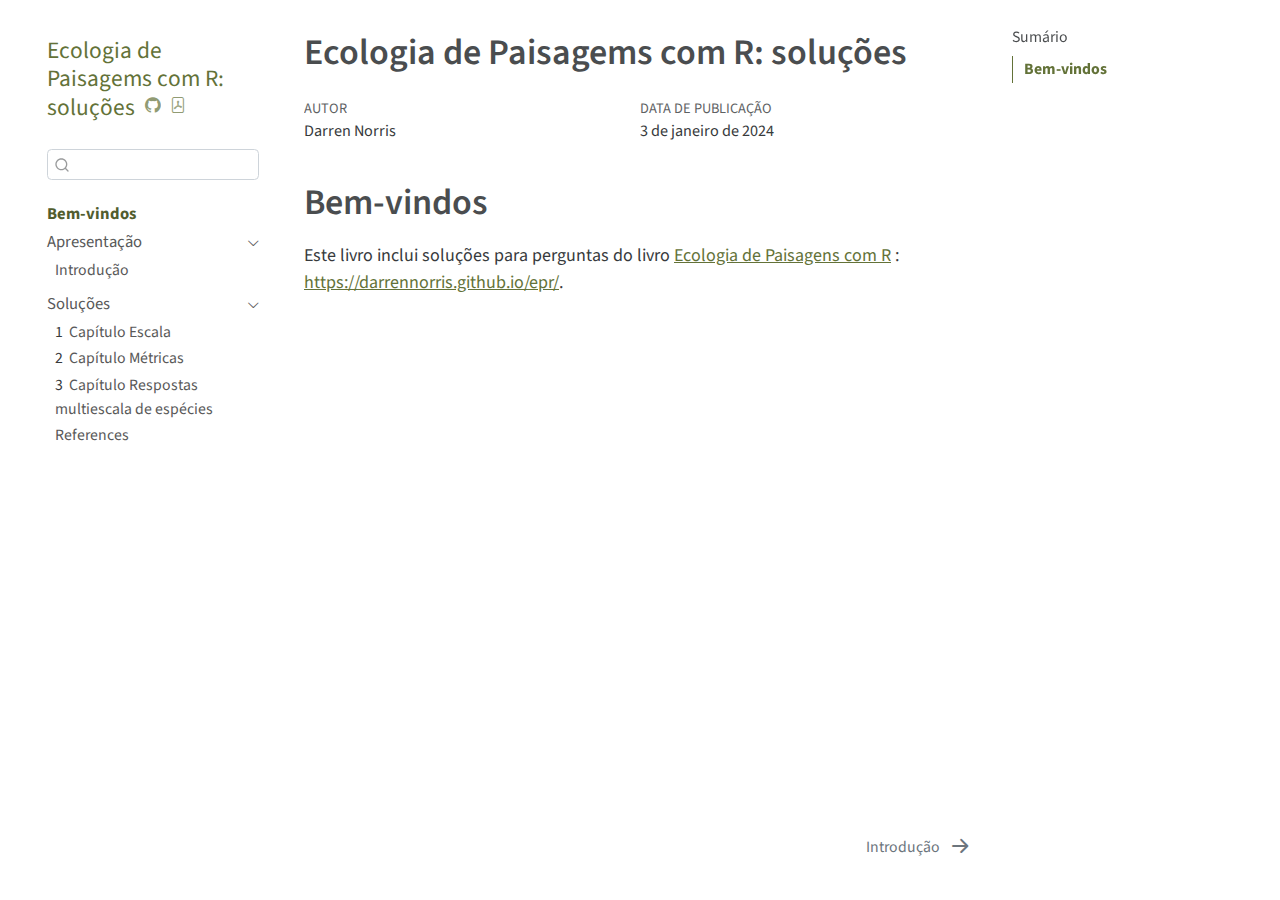
<file: docs/index.html>
<!DOCTYPE html>
<html xmlns="http://www.w3.org/1999/xhtml" lang="pt-BR" xml:lang="pt-BR"><head>

<meta charset="utf-8">
<meta name="generator" content="quarto-1.3.340">

<meta name="viewport" content="width=device-width, initial-scale=1.0, user-scalable=yes">

<meta name="author" content="Darren Norris">

<title>Ecologia de Paisagems com R: soluções</title>
<style>
code{white-space: pre-wrap;}
span.smallcaps{font-variant: small-caps;}
div.columns{display: flex; gap: min(4vw, 1.5em);}
div.column{flex: auto; overflow-x: auto;}
div.hanging-indent{margin-left: 1.5em; text-indent: -1.5em;}
ul.task-list{list-style: none;}
ul.task-list li input[type="checkbox"] {
  width: 0.8em;
  margin: 0 0.8em 0.2em -1em; /* quarto-specific, see https://github.com/quarto-dev/quarto-cli/issues/4556 */ 
  vertical-align: middle;
}
</style>


<script src="site_libs/quarto-nav/quarto-nav.js"></script>
<script src="site_libs/quarto-nav/headroom.min.js"></script>
<script src="site_libs/clipboard/clipboard.min.js"></script>
<script src="site_libs/quarto-search/autocomplete.umd.js"></script>
<script src="site_libs/quarto-search/fuse.min.js"></script>
<script src="site_libs/quarto-search/quarto-search.js"></script>
<meta name="quarto:offset" content="./">
<link href="./intro.html" rel="next">
<script src="site_libs/quarto-html/quarto.js"></script>
<script src="site_libs/quarto-html/popper.min.js"></script>
<script src="site_libs/quarto-html/tippy.umd.min.js"></script>
<script src="site_libs/quarto-html/anchor.min.js"></script>
<link href="site_libs/quarto-html/tippy.css" rel="stylesheet">
<link href="site_libs/quarto-html/quarto-syntax-highlighting.css" rel="stylesheet" id="quarto-text-highlighting-styles">
<script src="site_libs/bootstrap/bootstrap.min.js"></script>
<link href="site_libs/bootstrap/bootstrap-icons.css" rel="stylesheet">
<link href="site_libs/bootstrap/bootstrap.min.css" rel="stylesheet" id="quarto-bootstrap" data-mode="light">
<script id="quarto-search-options" type="application/json">{
  "location": "sidebar",
  "copy-button": false,
  "collapse-after": 3,
  "panel-placement": "start",
  "type": "textbox",
  "limit": 20,
  "language": {
    "search-no-results-text": "Nenhum resultado",
    "search-matching-documents-text": "documentos correspondentes",
    "search-copy-link-title": "Copiar link para a busca",
    "search-hide-matches-text": "Esconder correspondências adicionais",
    "search-more-match-text": "mais correspondência neste documento",
    "search-more-matches-text": "mais correspondências neste documento",
    "search-clear-button-title": "Limpar",
    "search-detached-cancel-button-title": "Cancelar",
    "search-submit-button-title": "Enviar"
  }
}</script>


</head>

<body class="nav-sidebar floating">

<div id="quarto-search-results"></div>
  <header id="quarto-header" class="headroom fixed-top">
  <nav class="quarto-secondary-nav">
    <div class="container-fluid d-flex">
      <button type="button" class="quarto-btn-toggle btn" data-bs-toggle="collapse" data-bs-target="#quarto-sidebar,#quarto-sidebar-glass" aria-controls="quarto-sidebar" aria-expanded="false" aria-label="Alternar barra lateral" onclick="if (window.quartoToggleHeadroom) { window.quartoToggleHeadroom(); }">
        <i class="bi bi-layout-text-sidebar-reverse"></i>
      </button>
      <nav class="quarto-page-breadcrumbs" aria-label="breadcrumb"><ol class="breadcrumb"><li class="breadcrumb-item"><a href="./index.html">Bem-vindos</a></li></ol></nav>
      <a class="flex-grow-1" role="button" data-bs-toggle="collapse" data-bs-target="#quarto-sidebar,#quarto-sidebar-glass" aria-controls="quarto-sidebar" aria-expanded="false" aria-label="Alternar barra lateral" onclick="if (window.quartoToggleHeadroom) { window.quartoToggleHeadroom(); }">      
      </a>
      <button type="button" class="btn quarto-search-button" aria-label="Procurar" onclick="window.quartoOpenSearch();">
        <i class="bi bi-search"></i>
      </button>
    </div>
  </nav>
</header>
<!-- content -->
<div id="quarto-content" class="quarto-container page-columns page-rows-contents page-layout-article">
<!-- sidebar -->
  <nav id="quarto-sidebar" class="sidebar collapse collapse-horizontal sidebar-navigation floating overflow-auto">
    <div class="pt-lg-2 mt-2 text-left sidebar-header">
    <div class="sidebar-title mb-0 py-0">
      <a href="./">Ecologia de Paisagems com R: soluções</a> 
        <div class="sidebar-tools-main">
    <a href="https://github.com/darrennorris/eprsol" title="GitHub codigo fonte" class="quarto-navigation-tool px-1" aria-label="GitHub codigo fonte"><i class="bi bi-github"></i></a>
    <a href="./Ecologia-de-Paisagems-com-R--soluções.pdf" title="Download PDF" class="quarto-navigation-tool px-1" aria-label="Download PDF"><i class="bi bi-file-pdf"></i></a>
</div>
    </div>
      </div>
        <div class="mt-2 flex-shrink-0 align-items-center">
        <div class="sidebar-search">
        <div id="quarto-search" class="" title="Procurar"></div>
        </div>
        </div>
    <div class="sidebar-menu-container"> 
    <ul class="list-unstyled mt-1">
        <li class="sidebar-item">
  <div class="sidebar-item-container"> 
  <a href="./index.html" class="sidebar-item-text sidebar-link active">
 <span class="menu-text">Bem-vindos</span></a>
  </div>
</li>
        <li class="sidebar-item sidebar-item-section">
      <div class="sidebar-item-container"> 
            <a class="sidebar-item-text sidebar-link text-start" data-bs-toggle="collapse" data-bs-target="#quarto-sidebar-section-1" aria-expanded="true">
 <span class="menu-text">Apresentação</span></a>
          <a class="sidebar-item-toggle text-start" data-bs-toggle="collapse" data-bs-target="#quarto-sidebar-section-1" aria-expanded="true" aria-label="Alternar seção">
            <i class="bi bi-chevron-right ms-2"></i>
          </a> 
      </div>
      <ul id="quarto-sidebar-section-1" class="collapse list-unstyled sidebar-section depth1 show">  
          <li class="sidebar-item">
  <div class="sidebar-item-container"> 
  <a href="./intro.html" class="sidebar-item-text sidebar-link">
 <span class="menu-text">Introdução</span></a>
  </div>
</li>
      </ul>
  </li>
        <li class="sidebar-item sidebar-item-section">
      <div class="sidebar-item-container"> 
            <a class="sidebar-item-text sidebar-link text-start" data-bs-toggle="collapse" data-bs-target="#quarto-sidebar-section-2" aria-expanded="true">
 <span class="menu-text">Soluções</span></a>
          <a class="sidebar-item-toggle text-start" data-bs-toggle="collapse" data-bs-target="#quarto-sidebar-section-2" aria-expanded="true" aria-label="Alternar seção">
            <i class="bi bi-chevron-right ms-2"></i>
          </a> 
      </div>
      <ul id="quarto-sidebar-section-2" class="collapse list-unstyled sidebar-section depth1 show">  
          <li class="sidebar-item">
  <div class="sidebar-item-container"> 
  <a href="./solutions01_escala.html" class="sidebar-item-text sidebar-link">
 <span class="menu-text"><span class="chapter-number">1</span>&nbsp; <span class="chapter-title">Capítulo Escala</span></span></a>
  </div>
</li>
          <li class="sidebar-item">
  <div class="sidebar-item-container"> 
  <a href="./solutions02_metricas.html" class="sidebar-item-text sidebar-link">
 <span class="menu-text"><span class="chapter-number">2</span>&nbsp; <span class="chapter-title">Capítulo Métricas</span></span></a>
  </div>
</li>
          <li class="sidebar-item">
  <div class="sidebar-item-container"> 
  <a href="./solutions03_especies.html" class="sidebar-item-text sidebar-link">
 <span class="menu-text"><span class="chapter-number">3</span>&nbsp; <span class="chapter-title">Capítulo Respostas multiescala de espécies</span></span></a>
  </div>
</li>
          <li class="sidebar-item">
  <div class="sidebar-item-container"> 
  <a href="./references.html" class="sidebar-item-text sidebar-link">
 <span class="menu-text">References</span></a>
  </div>
</li>
      </ul>
  </li>
    </ul>
    </div>
</nav>
<div id="quarto-sidebar-glass" data-bs-toggle="collapse" data-bs-target="#quarto-sidebar,#quarto-sidebar-glass"></div>
<!-- margin-sidebar -->
    <div id="quarto-margin-sidebar" class="sidebar margin-sidebar">
        <nav id="TOC" role="doc-toc" class="toc-active">
    <h2 id="toc-title">Sumário</h2>
   
  <ul>
  <li><a href="#sec-bemvindo" id="toc-sec-bemvindo" class="nav-link active" data-scroll-target="#sec-bemvindo">Bem-vindos</a></li>
  </ul>
</nav>
    </div>
<!-- main -->
<main class="content" id="quarto-document-content">

<header id="title-block-header" class="quarto-title-block default">
<div class="quarto-title">
<h1 class="title">Ecologia de Paisagems com R: soluções</h1>
</div>



<div class="quarto-title-meta">

    <div>
    <div class="quarto-title-meta-heading">Autor</div>
    <div class="quarto-title-meta-contents">
             <p>Darren Norris </p>
          </div>
  </div>
    
    <div>
    <div class="quarto-title-meta-heading">Data de Publicação</div>
    <div class="quarto-title-meta-contents">
      <p class="date">3 de janeiro de 2024</p>
    </div>
  </div>
  
    
  </div>
  

</header>

<section id="sec-bemvindo" class="level1 unnumbered">
<h1 class="unnumbered">Bem-vindos</h1>
<p>Este livro inclui soluções para perguntas do livro <a href="https://darrennorris.github.io/epr/">Ecologia de Paisagens com R</a> : <a href="https://darrennorris.github.io/epr/" class="uri">https://darrennorris.github.io/epr/</a>.</p>


</section>

</main> <!-- /main -->
<script id="quarto-html-after-body" type="application/javascript">
window.document.addEventListener("DOMContentLoaded", function (event) {
  const toggleBodyColorMode = (bsSheetEl) => {
    const mode = bsSheetEl.getAttribute("data-mode");
    const bodyEl = window.document.querySelector("body");
    if (mode === "dark") {
      bodyEl.classList.add("quarto-dark");
      bodyEl.classList.remove("quarto-light");
    } else {
      bodyEl.classList.add("quarto-light");
      bodyEl.classList.remove("quarto-dark");
    }
  }
  const toggleBodyColorPrimary = () => {
    const bsSheetEl = window.document.querySelector("link#quarto-bootstrap");
    if (bsSheetEl) {
      toggleBodyColorMode(bsSheetEl);
    }
  }
  toggleBodyColorPrimary();  
  const icon = "";
  const anchorJS = new window.AnchorJS();
  anchorJS.options = {
    placement: 'right',
    icon: icon
  };
  anchorJS.add('.anchored');
  const isCodeAnnotation = (el) => {
    for (const clz of el.classList) {
      if (clz.startsWith('code-annotation-')) {                     
        return true;
      }
    }
    return false;
  }
  const clipboard = new window.ClipboardJS('.code-copy-button', {
    text: function(trigger) {
      const codeEl = trigger.previousElementSibling.cloneNode(true);
      for (const childEl of codeEl.children) {
        if (isCodeAnnotation(childEl)) {
          childEl.remove();
        }
      }
      return codeEl.innerText;
    }
  });
  clipboard.on('success', function(e) {
    // button target
    const button = e.trigger;
    // don't keep focus
    button.blur();
    // flash "checked"
    button.classList.add('code-copy-button-checked');
    var currentTitle = button.getAttribute("title");
    button.setAttribute("title", "Copiada");
    let tooltip;
    if (window.bootstrap) {
      button.setAttribute("data-bs-toggle", "tooltip");
      button.setAttribute("data-bs-placement", "left");
      button.setAttribute("data-bs-title", "Copiada");
      tooltip = new bootstrap.Tooltip(button, 
        { trigger: "manual", 
          customClass: "code-copy-button-tooltip",
          offset: [0, -8]});
      tooltip.show();    
    }
    setTimeout(function() {
      if (tooltip) {
        tooltip.hide();
        button.removeAttribute("data-bs-title");
        button.removeAttribute("data-bs-toggle");
        button.removeAttribute("data-bs-placement");
      }
      button.setAttribute("title", currentTitle);
      button.classList.remove('code-copy-button-checked');
    }, 1000);
    // clear code selection
    e.clearSelection();
  });
  function tippyHover(el, contentFn) {
    const config = {
      allowHTML: true,
      content: contentFn,
      maxWidth: 500,
      delay: 100,
      arrow: false,
      appendTo: function(el) {
          return el.parentElement;
      },
      interactive: true,
      interactiveBorder: 10,
      theme: 'quarto',
      placement: 'bottom-start'
    };
    window.tippy(el, config); 
  }
  const noterefs = window.document.querySelectorAll('a[role="doc-noteref"]');
  for (var i=0; i<noterefs.length; i++) {
    const ref = noterefs[i];
    tippyHover(ref, function() {
      // use id or data attribute instead here
      let href = ref.getAttribute('data-footnote-href') || ref.getAttribute('href');
      try { href = new URL(href).hash; } catch {}
      const id = href.replace(/^#\/?/, "");
      const note = window.document.getElementById(id);
      return note.innerHTML;
    });
  }
      let selectedAnnoteEl;
      const selectorForAnnotation = ( cell, annotation) => {
        let cellAttr = 'data-code-cell="' + cell + '"';
        let lineAttr = 'data-code-annotation="' +  annotation + '"';
        const selector = 'span[' + cellAttr + '][' + lineAttr + ']';
        return selector;
      }
      const selectCodeLines = (annoteEl) => {
        const doc = window.document;
        const targetCell = annoteEl.getAttribute("data-target-cell");
        const targetAnnotation = annoteEl.getAttribute("data-target-annotation");
        const annoteSpan = window.document.querySelector(selectorForAnnotation(targetCell, targetAnnotation));
        const lines = annoteSpan.getAttribute("data-code-lines").split(",");
        const lineIds = lines.map((line) => {
          return targetCell + "-" + line;
        })
        let top = null;
        let height = null;
        let parent = null;
        if (lineIds.length > 0) {
            //compute the position of the single el (top and bottom and make a div)
            const el = window.document.getElementById(lineIds[0]);
            top = el.offsetTop;
            height = el.offsetHeight;
            parent = el.parentElement.parentElement;
          if (lineIds.length > 1) {
            const lastEl = window.document.getElementById(lineIds[lineIds.length - 1]);
            const bottom = lastEl.offsetTop + lastEl.offsetHeight;
            height = bottom - top;
          }
          if (top !== null && height !== null && parent !== null) {
            // cook up a div (if necessary) and position it 
            let div = window.document.getElementById("code-annotation-line-highlight");
            if (div === null) {
              div = window.document.createElement("div");
              div.setAttribute("id", "code-annotation-line-highlight");
              div.style.position = 'absolute';
              parent.appendChild(div);
            }
            div.style.top = top - 2 + "px";
            div.style.height = height + 4 + "px";
            let gutterDiv = window.document.getElementById("code-annotation-line-highlight-gutter");
            if (gutterDiv === null) {
              gutterDiv = window.document.createElement("div");
              gutterDiv.setAttribute("id", "code-annotation-line-highlight-gutter");
              gutterDiv.style.position = 'absolute';
              const codeCell = window.document.getElementById(targetCell);
              const gutter = codeCell.querySelector('.code-annotation-gutter');
              gutter.appendChild(gutterDiv);
            }
            gutterDiv.style.top = top - 2 + "px";
            gutterDiv.style.height = height + 4 + "px";
          }
          selectedAnnoteEl = annoteEl;
        }
      };
      const unselectCodeLines = () => {
        const elementsIds = ["code-annotation-line-highlight", "code-annotation-line-highlight-gutter"];
        elementsIds.forEach((elId) => {
          const div = window.document.getElementById(elId);
          if (div) {
            div.remove();
          }
        });
        selectedAnnoteEl = undefined;
      };
      // Attach click handler to the DT
      const annoteDls = window.document.querySelectorAll('dt[data-target-cell]');
      for (const annoteDlNode of annoteDls) {
        annoteDlNode.addEventListener('click', (event) => {
          const clickedEl = event.target;
          if (clickedEl !== selectedAnnoteEl) {
            unselectCodeLines();
            const activeEl = window.document.querySelector('dt[data-target-cell].code-annotation-active');
            if (activeEl) {
              activeEl.classList.remove('code-annotation-active');
            }
            selectCodeLines(clickedEl);
            clickedEl.classList.add('code-annotation-active');
          } else {
            // Unselect the line
            unselectCodeLines();
            clickedEl.classList.remove('code-annotation-active');
          }
        });
      }
  const findCites = (el) => {
    const parentEl = el.parentElement;
    if (parentEl) {
      const cites = parentEl.dataset.cites;
      if (cites) {
        return {
          el,
          cites: cites.split(' ')
        };
      } else {
        return findCites(el.parentElement)
      }
    } else {
      return undefined;
    }
  };
  var bibliorefs = window.document.querySelectorAll('a[role="doc-biblioref"]');
  for (var i=0; i<bibliorefs.length; i++) {
    const ref = bibliorefs[i];
    const citeInfo = findCites(ref);
    if (citeInfo) {
      tippyHover(citeInfo.el, function() {
        var popup = window.document.createElement('div');
        citeInfo.cites.forEach(function(cite) {
          var citeDiv = window.document.createElement('div');
          citeDiv.classList.add('hanging-indent');
          citeDiv.classList.add('csl-entry');
          var biblioDiv = window.document.getElementById('ref-' + cite);
          if (biblioDiv) {
            citeDiv.innerHTML = biblioDiv.innerHTML;
          }
          popup.appendChild(citeDiv);
        });
        return popup.innerHTML;
      });
    }
  }
});
</script>
<nav class="page-navigation">
  <div class="nav-page nav-page-previous">
  </div>
  <div class="nav-page nav-page-next">
      <a href="./intro.html" class="pagination-link">
        <span class="nav-page-text">Introdução</span> <i class="bi bi-arrow-right-short"></i>
      </a>
  </div>
</nav>
</div> <!-- /content -->



</body></html>
</file>
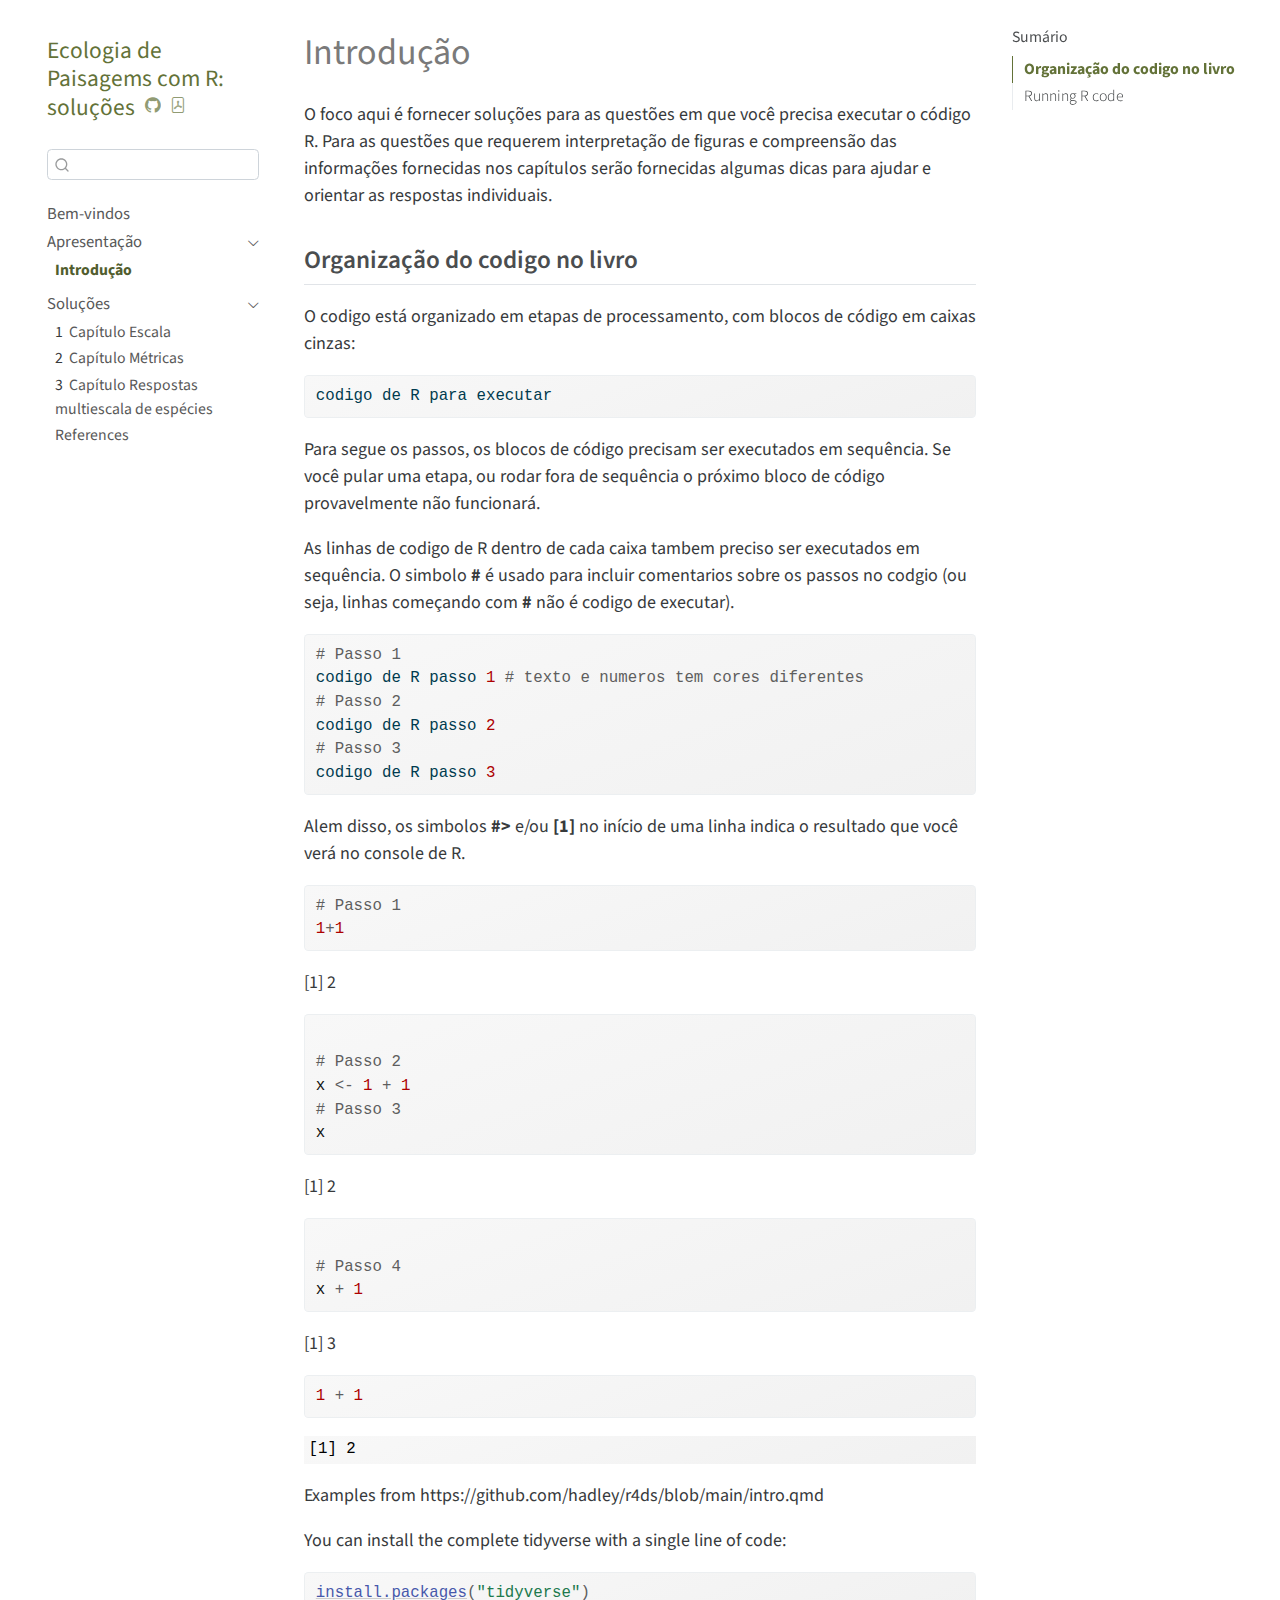
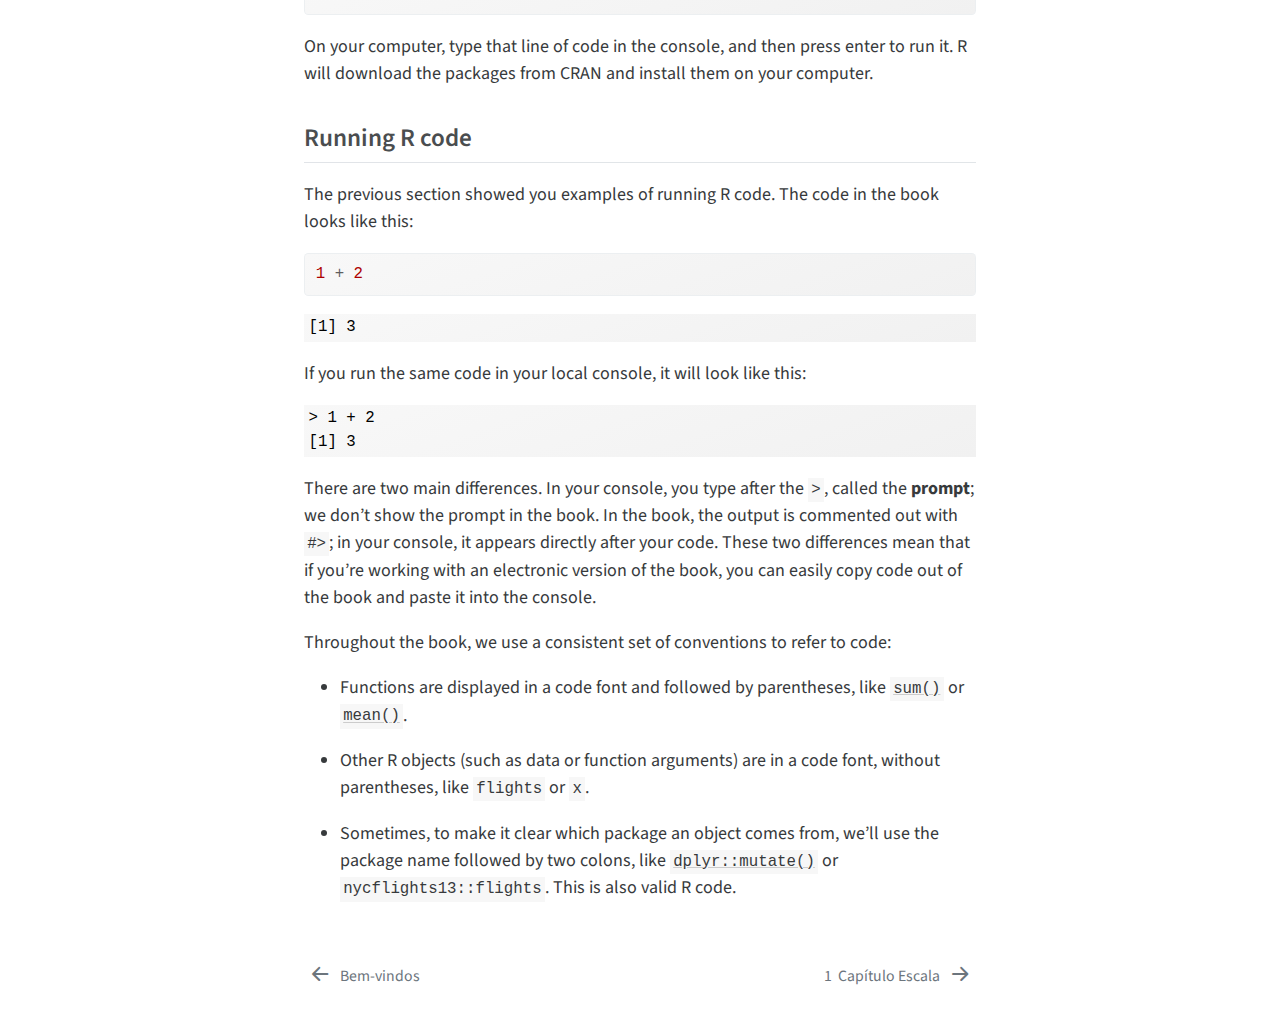
<file: docs/intro.html>
<!DOCTYPE html>
<html xmlns="http://www.w3.org/1999/xhtml" lang="pt-BR" xml:lang="pt-BR"><head>
<meta http-equiv="Content-Type" content="text/html; charset=UTF-8">
<meta charset="utf-8">
<meta name="generator" content="quarto-1.3.340">
<meta name="viewport" content="width=device-width, initial-scale=1.0, user-scalable=yes">
<title>Ecologia de Paisagems com R: soluções - Introdução</title>
<style>
code{white-space: pre-wrap;}
span.smallcaps{font-variant: small-caps;}
div.columns{display: flex; gap: min(4vw, 1.5em);}
div.column{flex: auto; overflow-x: auto;}
div.hanging-indent{margin-left: 1.5em; text-indent: -1.5em;}
ul.task-list{list-style: none;}
ul.task-list li input[type="checkbox"] {
  width: 0.8em;
  margin: 0 0.8em 0.2em -1em; /* quarto-specific, see https://github.com/quarto-dev/quarto-cli/issues/4556 */ 
  vertical-align: middle;
}
/* CSS for syntax highlighting */
pre > code.sourceCode { white-space: pre; position: relative; }
pre > code.sourceCode > span { display: inline-block; line-height: 1.25; }
pre > code.sourceCode > span:empty { height: 1.2em; }
.sourceCode { overflow: visible; }
code.sourceCode > span { color: inherit; text-decoration: inherit; }
div.sourceCode { margin: 1em 0; }
pre.sourceCode { margin: 0; }
@media screen {
div.sourceCode { overflow: auto; }
}
@media print {
pre > code.sourceCode { white-space: pre-wrap; }
pre > code.sourceCode > span { text-indent: -5em; padding-left: 5em; }
}
pre.numberSource code
  { counter-reset: source-line 0; }
pre.numberSource code > span
  { position: relative; left: -4em; counter-increment: source-line; }
pre.numberSource code > span > a:first-child::before
  { content: counter(source-line);
    position: relative; left: -1em; text-align: right; vertical-align: baseline;
    border: none; display: inline-block;
    -webkit-touch-callout: none; -webkit-user-select: none;
    -khtml-user-select: none; -moz-user-select: none;
    -ms-user-select: none; user-select: none;
    padding: 0 4px; width: 4em;
  }
pre.numberSource { margin-left: 3em;  padding-left: 4px; }
div.sourceCode
  {   }
@media screen {
pre > code.sourceCode > span > a:first-child::before { text-decoration: underline; }
}
</style>

<script src="site_libs/quarto-nav/quarto-nav.js"></script>
<script src="site_libs/quarto-nav/headroom.min.js"></script>
<script src="site_libs/clipboard/clipboard.min.js"></script>
<script src="site_libs/quarto-search/autocomplete.umd.js"></script>
<script src="site_libs/quarto-search/fuse.min.js"></script>
<script src="site_libs/quarto-search/quarto-search.js"></script>
<meta name="quarto:offset" content="./">
<link href="./solutions01_escala.html" rel="next">
<link href="./index.html" rel="prev">
<script src="site_libs/quarto-html/quarto.js"></script>
<script src="site_libs/quarto-html/popper.min.js"></script>
<script src="site_libs/quarto-html/tippy.umd.min.js"></script>
<script src="site_libs/quarto-html/anchor.min.js"></script>
<link href="site_libs/quarto-html/tippy.css" rel="stylesheet">
<link href="site_libs/quarto-html/quarto-syntax-highlighting.css" rel="stylesheet" id="quarto-text-highlighting-styles">
<script src="site_libs/bootstrap/bootstrap.min.js"></script>
<link href="site_libs/bootstrap/bootstrap-icons.css" rel="stylesheet">
<link href="site_libs/bootstrap/bootstrap.min.css" rel="stylesheet" id="quarto-bootstrap" data-mode="light"><script id="quarto-search-options" type="application/json">{
  "location": "sidebar",
  "copy-button": false,
  "collapse-after": 3,
  "panel-placement": "start",
  "type": "textbox",
  "limit": 20,
  "language": {
    "search-no-results-text": "Nenhum resultado",
    "search-matching-documents-text": "documentos correspondentes",
    "search-copy-link-title": "Copiar link para a busca",
    "search-hide-matches-text": "Esconder correspondências adicionais",
    "search-more-match-text": "mais correspondência neste documento",
    "search-more-matches-text": "mais correspondências neste documento",
    "search-clear-button-title": "Limpar",
    "search-detached-cancel-button-title": "Cancelar",
    "search-submit-button-title": "Enviar"
  }
}</script>
</head>
<body class="nav-sidebar floating">

<div id="quarto-search-results"></div>
  <header id="quarto-header" class="headroom fixed-top"><nav class="quarto-secondary-nav"><div class="container-fluid d-flex">
      <button type="button" class="quarto-btn-toggle btn" data-bs-toggle="collapse" data-bs-target="#quarto-sidebar,#quarto-sidebar-glass" aria-controls="quarto-sidebar" aria-expanded="false" aria-label="Alternar barra lateral" onclick="if (window.quartoToggleHeadroom) { window.quartoToggleHeadroom(); }">
        <i class="bi bi-layout-text-sidebar-reverse"></i>
      </button>
      <nav class="quarto-page-breadcrumbs" aria-label="breadcrumb"><ol class="breadcrumb"><li class="breadcrumb-item"><a href="./intro.html">Apresentação</a></li><li class="breadcrumb-item"><a href="./intro.html">Introdução</a></li></ol></nav>
      <a class="flex-grow-1" role="button" data-bs-toggle="collapse" data-bs-target="#quarto-sidebar,#quarto-sidebar-glass" aria-controls="quarto-sidebar" aria-expanded="false" aria-label="Alternar barra lateral" onclick="if (window.quartoToggleHeadroom) { window.quartoToggleHeadroom(); }">      
      </a>
      <button type="button" class="btn quarto-search-button" aria-label="Procurar" onclick="window.quartoOpenSearch();">
        <i class="bi bi-search"></i>
      </button>
    </div>
  </nav></header><!-- content --><div id="quarto-content" class="quarto-container page-columns page-rows-contents page-layout-article">
<!-- sidebar -->
  <nav id="quarto-sidebar" class="sidebar collapse collapse-horizontal sidebar-navigation floating overflow-auto"><div class="pt-lg-2 mt-2 text-left sidebar-header">
    <div class="sidebar-title mb-0 py-0">
      <a href="./">Ecologia de Paisagems com R: soluções</a> 
        <div class="sidebar-tools-main">
    <a href="https://github.com/darrennorris/eprsol" title="GitHub codigo fonte" class="quarto-navigation-tool px-1" aria-label="GitHub codigo fonte"><i class="bi bi-github"></i></a>
    <a href="./Ecologia-de-Paisagems-com-R--soluções.pdf" title="Download PDF" class="quarto-navigation-tool px-1" aria-label="Download PDF"><i class="bi bi-file-pdf"></i></a>
</div>
    </div>
      </div>
        <div class="mt-2 flex-shrink-0 align-items-center">
        <div class="sidebar-search">
        <div id="quarto-search" class="" title="Procurar"></div>
        </div>
        </div>
    <div class="sidebar-menu-container"> 
    <ul class="list-unstyled mt-1">
<li class="sidebar-item">
  <div class="sidebar-item-container"> 
  <a href="./index.html" class="sidebar-item-text sidebar-link">
 <span class="menu-text">Bem-vindos</span></a>
  </div>
</li>
        <li class="sidebar-item sidebar-item-section">
      <div class="sidebar-item-container"> 
            <a class="sidebar-item-text sidebar-link text-start" data-bs-toggle="collapse" data-bs-target="#quarto-sidebar-section-1" aria-expanded="true">
 <span class="menu-text">Apresentação</span></a>
          <a class="sidebar-item-toggle text-start" data-bs-toggle="collapse" data-bs-target="#quarto-sidebar-section-1" aria-expanded="true" aria-label="Alternar seção">
            <i class="bi bi-chevron-right ms-2"></i>
          </a> 
      </div>
      <ul id="quarto-sidebar-section-1" class="collapse list-unstyled sidebar-section depth1 show">
<li class="sidebar-item">
  <div class="sidebar-item-container"> 
  <a href="./intro.html" class="sidebar-item-text sidebar-link active">
 <span class="menu-text">Introdução</span></a>
  </div>
</li>
      </ul>
</li>
        <li class="sidebar-item sidebar-item-section">
      <div class="sidebar-item-container"> 
            <a class="sidebar-item-text sidebar-link text-start" data-bs-toggle="collapse" data-bs-target="#quarto-sidebar-section-2" aria-expanded="true">
 <span class="menu-text">Soluções</span></a>
          <a class="sidebar-item-toggle text-start" data-bs-toggle="collapse" data-bs-target="#quarto-sidebar-section-2" aria-expanded="true" aria-label="Alternar seção">
            <i class="bi bi-chevron-right ms-2"></i>
          </a> 
      </div>
      <ul id="quarto-sidebar-section-2" class="collapse list-unstyled sidebar-section depth1 show">
<li class="sidebar-item">
  <div class="sidebar-item-container"> 
  <a href="./solutions01_escala.html" class="sidebar-item-text sidebar-link">
 <span class="menu-text"><span class="chapter-number">1</span>&nbsp; <span class="chapter-title">Capítulo Escala</span></span></a>
  </div>
</li>
          <li class="sidebar-item">
  <div class="sidebar-item-container"> 
  <a href="./solutions02_metricas.html" class="sidebar-item-text sidebar-link">
 <span class="menu-text"><span class="chapter-number">2</span>&nbsp; <span class="chapter-title">Capítulo Métricas</span></span></a>
  </div>
</li>
          <li class="sidebar-item">
  <div class="sidebar-item-container"> 
  <a href="./solutions03_especies.html" class="sidebar-item-text sidebar-link">
 <span class="menu-text"><span class="chapter-number">3</span>&nbsp; <span class="chapter-title">Capítulo Respostas multiescala de espécies</span></span></a>
  </div>
</li>
          <li class="sidebar-item">
  <div class="sidebar-item-container"> 
  <a href="./references.html" class="sidebar-item-text sidebar-link">
 <span class="menu-text">References</span></a>
  </div>
</li>
      </ul>
</li>
    </ul>
</div>
</nav><div id="quarto-sidebar-glass" data-bs-toggle="collapse" data-bs-target="#quarto-sidebar,#quarto-sidebar-glass"></div>
<!-- margin-sidebar -->
    <div id="quarto-margin-sidebar" class="sidebar margin-sidebar">
        <nav id="TOC" role="doc-toc" class="toc-active"><h2 id="toc-title">Sumário</h2>
   
  <ul>
<li><a href="#organiza%C3%A7%C3%A3o-do-codigo-no-livro" id="toc-organização-do-codigo-no-livro" class="nav-link active" data-scroll-target="#organiza%C3%A7%C3%A3o-do-codigo-no-livro">Organização do codigo no livro</a></li>
  <li><a href="#running-r-code" id="toc-running-r-code" class="nav-link" data-scroll-target="#running-r-code">Running R code</a></li>
  </ul></nav>
    </div>
<!-- main -->
<main class="content" id="quarto-document-content"><header id="title-block-header" class="quarto-title-block default"><div class="quarto-title">
<h1 class="title"><span id="sec-apresent" class="quarto-section-identifier">Introdução</span></h1>
</div>



<div class="quarto-title-meta">

    
  
    
  </div>
  

</header><p>O foco aqui é fornecer soluções para as questões em que você precisa executar o código R. Para as questões que requerem interpretação de figuras e compreensão das informações fornecidas nos capítulos serão fornecidas algumas dicas para ajudar e orientar as respostas individuais.</p>
<section id="organização-do-codigo-no-livro" class="level2"><h2 class="anchored" data-anchor-id="organização-do-codigo-no-livro">Organização do codigo no livro</h2>
<p>O codigo está organizado em etapas de processamento, com blocos de código em caixas cinzas:</p>
<div class="cell">
<div class="sourceCode cell-code" id="cb1"><pre class="sourceCode r code-with-copy"><code class="sourceCode r"><span id="cb1-1"><a href="#cb1-1" aria-hidden="true" tabindex="-1"></a>codigo de R para executar</span></code><button title="Copiar para a área de transferência" class="code-copy-button"><i class="bi"></i></button></pre></div>
</div>
<p>Para segue os passos, os blocos de código precisam ser executados em sequência. Se você pular uma etapa, ou rodar fora de sequência o próximo bloco de código provavelmente não funcionará.</p>
<p>As linhas de codigo de R dentro de cada caixa tambem preciso ser executados em sequência. O simbolo <span style=" font-weight: bold;    ">#</span> é usado para incluir comentarios sobre os passos no codgio (ou seja, linhas começando com <span style=" font-weight: bold;    ">#</span> não é codigo de executar).</p>
<div class="cell">
<div class="sourceCode cell-code" id="cb2"><pre class="sourceCode r code-with-copy"><code class="sourceCode r"><span id="cb2-1"><a href="#cb2-1" aria-hidden="true" tabindex="-1"></a><span class="co"># Passo 1</span></span>
<span id="cb2-2"><a href="#cb2-2" aria-hidden="true" tabindex="-1"></a>codigo de R passo <span class="dv">1</span> <span class="co"># texto e numeros tem cores diferentes</span></span>
<span id="cb2-3"><a href="#cb2-3" aria-hidden="true" tabindex="-1"></a><span class="co"># Passo 2</span></span>
<span id="cb2-4"><a href="#cb2-4" aria-hidden="true" tabindex="-1"></a>codigo de R passo <span class="dv">2</span></span>
<span id="cb2-5"><a href="#cb2-5" aria-hidden="true" tabindex="-1"></a><span class="co"># Passo 3</span></span>
<span id="cb2-6"><a href="#cb2-6" aria-hidden="true" tabindex="-1"></a>codigo de R passo <span class="dv">3</span></span></code><button title="Copiar para a área de transferência" class="code-copy-button"><i class="bi"></i></button></pre></div>
</div>
<p>Alem disso, os simbolos <span style=" font-weight: bold;    ">#&gt;</span> e/ou <span style=" font-weight: bold;    ">[1]</span> no início de uma linha indica o resultado que você verá no console de R.</p>
<div class="cell" data-evaluate="true">
<div class="sourceCode" id="cb3"><pre class="downlit sourceCode r code-with-copy"><code class="sourceCode R"><span><span class="co"># Passo 1</span></span>
<span><span class="fl">1</span><span class="op">+</span><span class="fl">1</span></span></code><button title="Copiar para a área de transferência" class="code-copy-button"><i class="bi"></i></button></pre></div>
<p>[1] 2</p>
<div class="sourceCode" id="cb4"><pre class="downlit sourceCode r code-with-copy"><code class="sourceCode R"><span></span>
<span><span class="co"># Passo 2</span></span>
<span><span class="va">x</span> <span class="op">&lt;-</span> <span class="fl">1</span> <span class="op">+</span> <span class="fl">1</span></span>
<span><span class="co"># Passo 3</span></span>
<span><span class="va">x</span></span></code><button title="Copiar para a área de transferência" class="code-copy-button"><i class="bi"></i></button></pre></div>
<p>[1] 2</p>
<div class="sourceCode" id="cb5"><pre class="downlit sourceCode r code-with-copy"><code class="sourceCode R"><span></span>
<span><span class="co"># Passo 4</span></span>
<span><span class="va">x</span> <span class="op">+</span> <span class="fl">1</span></span></code><button title="Copiar para a área de transferência" class="code-copy-button"><i class="bi"></i></button></pre></div>
<p>[1] 3</p>
</div>
<div class="cell">
<div class="sourceCode" id="cb6"><pre class="downlit sourceCode r code-with-copy"><code class="sourceCode R"><span><span class="fl">1</span> <span class="op">+</span> <span class="fl">1</span></span></code><button title="Copiar para a área de transferência" class="code-copy-button"><i class="bi"></i></button></pre></div>
<div class="cell-output cell-output-stdout">
<pre><code>[1] 2</code></pre>
</div>
</div>
<p>Examples from https://github.com/hadley/r4ds/blob/main/intro.qmd</p>
<p>You can install the complete tidyverse with a single line of code:</p>
<div class="cell">
<div class="sourceCode" id="cb8"><pre class="downlit sourceCode r code-with-copy"><code class="sourceCode R"><span><span class="fu"><a href="https://rdrr.io/r/utils/install.packages.html">install.packages</a></span><span class="op">(</span><span class="st">"tidyverse"</span><span class="op">)</span></span></code><button title="Copiar para a área de transferência" class="code-copy-button"><i class="bi"></i></button></pre></div>
</div>
<p>On your computer, type that line of code in the console, and then press enter to run it. R will download the packages from CRAN and install them on your computer.</p>
</section><section id="running-r-code" class="level2"><h2 class="anchored" data-anchor-id="running-r-code">Running R code</h2>
<p>The previous section showed you examples of running R code. The code in the book looks like this:</p>
<div class="cell">
<div class="sourceCode" id="cb9"><pre class="downlit sourceCode r code-with-copy"><code class="sourceCode R"><span><span class="fl">1</span> <span class="op">+</span> <span class="fl">2</span></span></code><button title="Copiar para a área de transferência" class="code-copy-button"><i class="bi"></i></button></pre></div>
<div class="cell-output cell-output-stdout">
<pre><code>[1] 3</code></pre>
</div>
</div>
<p>If you run the same code in your local console, it will look like this:</p>
<pre><code>&gt; 1 + 2
[1] 3</code></pre>
<p>There are two main differences. In your console, you type after the <code>&gt;</code>, called the <strong>prompt</strong>; we don’t show the prompt in the book. In the book, the output is commented out with <code>#&gt;</code>; in your console, it appears directly after your code. These two differences mean that if you’re working with an electronic version of the book, you can easily copy code out of the book and paste it into the console.</p>
<p>Throughout the book, we use a consistent set of conventions to refer to code:</p>
<ul>
<li><p>Functions are displayed in a code font and followed by parentheses, like <code><a href="https://rdrr.io/r/base/sum.html">sum()</a></code> or <code><a href="https://rdrr.io/r/base/mean.html">mean()</a></code>.</p></li>
<li><p>Other R objects (such as data or function arguments) are in a code font, without parentheses, like <code>flights</code> or <code>x</code>.</p></li>
<li><p>Sometimes, to make it clear which package an object comes from, we’ll use the package name followed by two colons, like <code><a href="https://dplyr.tidyverse.org/reference/mutate.html">dplyr::mutate()</a></code> or <code>nycflights13::flights</code>. This is also valid R code.</p></li>
</ul>


</section></main><!-- /main --><script id="quarto-html-after-body" type="application/javascript">
window.document.addEventListener("DOMContentLoaded", function (event) {
  const toggleBodyColorMode = (bsSheetEl) => {
    const mode = bsSheetEl.getAttribute("data-mode");
    const bodyEl = window.document.querySelector("body");
    if (mode === "dark") {
      bodyEl.classList.add("quarto-dark");
      bodyEl.classList.remove("quarto-light");
    } else {
      bodyEl.classList.add("quarto-light");
      bodyEl.classList.remove("quarto-dark");
    }
  }
  const toggleBodyColorPrimary = () => {
    const bsSheetEl = window.document.querySelector("link#quarto-bootstrap");
    if (bsSheetEl) {
      toggleBodyColorMode(bsSheetEl);
    }
  }
  toggleBodyColorPrimary();  
  const icon = "";
  const anchorJS = new window.AnchorJS();
  anchorJS.options = {
    placement: 'right',
    icon: icon
  };
  anchorJS.add('.anchored');
  const isCodeAnnotation = (el) => {
    for (const clz of el.classList) {
      if (clz.startsWith('code-annotation-')) {                     
        return true;
      }
    }
    return false;
  }
  const clipboard = new window.ClipboardJS('.code-copy-button', {
    text: function(trigger) {
      const codeEl = trigger.previousElementSibling.cloneNode(true);
      for (const childEl of codeEl.children) {
        if (isCodeAnnotation(childEl)) {
          childEl.remove();
        }
      }
      return codeEl.innerText;
    }
  });
  clipboard.on('success', function(e) {
    // button target
    const button = e.trigger;
    // don't keep focus
    button.blur();
    // flash "checked"
    button.classList.add('code-copy-button-checked');
    var currentTitle = button.getAttribute("title");
    button.setAttribute("title", "Copiada");
    let tooltip;
    if (window.bootstrap) {
      button.setAttribute("data-bs-toggle", "tooltip");
      button.setAttribute("data-bs-placement", "left");
      button.setAttribute("data-bs-title", "Copiada");
      tooltip = new bootstrap.Tooltip(button, 
        { trigger: "manual", 
          customClass: "code-copy-button-tooltip",
          offset: [0, -8]});
      tooltip.show();    
    }
    setTimeout(function() {
      if (tooltip) {
        tooltip.hide();
        button.removeAttribute("data-bs-title");
        button.removeAttribute("data-bs-toggle");
        button.removeAttribute("data-bs-placement");
      }
      button.setAttribute("title", currentTitle);
      button.classList.remove('code-copy-button-checked');
    }, 1000);
    // clear code selection
    e.clearSelection();
  });
  function tippyHover(el, contentFn) {
    const config = {
      allowHTML: true,
      content: contentFn,
      maxWidth: 500,
      delay: 100,
      arrow: false,
      appendTo: function(el) {
          return el.parentElement;
      },
      interactive: true,
      interactiveBorder: 10,
      theme: 'quarto',
      placement: 'bottom-start'
    };
    window.tippy(el, config); 
  }
  const noterefs = window.document.querySelectorAll('a[role="doc-noteref"]');
  for (var i=0; i<noterefs.length; i++) {
    const ref = noterefs[i];
    tippyHover(ref, function() {
      // use id or data attribute instead here
      let href = ref.getAttribute('data-footnote-href') || ref.getAttribute('href');
      try { href = new URL(href).hash; } catch {}
      const id = href.replace(/^#\/?/, "");
      const note = window.document.getElementById(id);
      return note.innerHTML;
    });
  }
      let selectedAnnoteEl;
      const selectorForAnnotation = ( cell, annotation) => {
        let cellAttr = 'data-code-cell="' + cell + '"';
        let lineAttr = 'data-code-annotation="' +  annotation + '"';
        const selector = 'span[' + cellAttr + '][' + lineAttr + ']';
        return selector;
      }
      const selectCodeLines = (annoteEl) => {
        const doc = window.document;
        const targetCell = annoteEl.getAttribute("data-target-cell");
        const targetAnnotation = annoteEl.getAttribute("data-target-annotation");
        const annoteSpan = window.document.querySelector(selectorForAnnotation(targetCell, targetAnnotation));
        const lines = annoteSpan.getAttribute("data-code-lines").split(",");
        const lineIds = lines.map((line) => {
          return targetCell + "-" + line;
        })
        let top = null;
        let height = null;
        let parent = null;
        if (lineIds.length > 0) {
            //compute the position of the single el (top and bottom and make a div)
            const el = window.document.getElementById(lineIds[0]);
            top = el.offsetTop;
            height = el.offsetHeight;
            parent = el.parentElement.parentElement;
          if (lineIds.length > 1) {
            const lastEl = window.document.getElementById(lineIds[lineIds.length - 1]);
            const bottom = lastEl.offsetTop + lastEl.offsetHeight;
            height = bottom - top;
          }
          if (top !== null && height !== null && parent !== null) {
            // cook up a div (if necessary) and position it 
            let div = window.document.getElementById("code-annotation-line-highlight");
            if (div === null) {
              div = window.document.createElement("div");
              div.setAttribute("id", "code-annotation-line-highlight");
              div.style.position = 'absolute';
              parent.appendChild(div);
            }
            div.style.top = top - 2 + "px";
            div.style.height = height + 4 + "px";
            let gutterDiv = window.document.getElementById("code-annotation-line-highlight-gutter");
            if (gutterDiv === null) {
              gutterDiv = window.document.createElement("div");
              gutterDiv.setAttribute("id", "code-annotation-line-highlight-gutter");
              gutterDiv.style.position = 'absolute';
              const codeCell = window.document.getElementById(targetCell);
              const gutter = codeCell.querySelector('.code-annotation-gutter');
              gutter.appendChild(gutterDiv);
            }
            gutterDiv.style.top = top - 2 + "px";
            gutterDiv.style.height = height + 4 + "px";
          }
          selectedAnnoteEl = annoteEl;
        }
      };
      const unselectCodeLines = () => {
        const elementsIds = ["code-annotation-line-highlight", "code-annotation-line-highlight-gutter"];
        elementsIds.forEach((elId) => {
          const div = window.document.getElementById(elId);
          if (div) {
            div.remove();
          }
        });
        selectedAnnoteEl = undefined;
      };
      // Attach click handler to the DT
      const annoteDls = window.document.querySelectorAll('dt[data-target-cell]');
      for (const annoteDlNode of annoteDls) {
        annoteDlNode.addEventListener('click', (event) => {
          const clickedEl = event.target;
          if (clickedEl !== selectedAnnoteEl) {
            unselectCodeLines();
            const activeEl = window.document.querySelector('dt[data-target-cell].code-annotation-active');
            if (activeEl) {
              activeEl.classList.remove('code-annotation-active');
            }
            selectCodeLines(clickedEl);
            clickedEl.classList.add('code-annotation-active');
          } else {
            // Unselect the line
            unselectCodeLines();
            clickedEl.classList.remove('code-annotation-active');
          }
        });
      }
  const findCites = (el) => {
    const parentEl = el.parentElement;
    if (parentEl) {
      const cites = parentEl.dataset.cites;
      if (cites) {
        return {
          el,
          cites: cites.split(' ')
        };
      } else {
        return findCites(el.parentElement)
      }
    } else {
      return undefined;
    }
  };
  var bibliorefs = window.document.querySelectorAll('a[role="doc-biblioref"]');
  for (var i=0; i<bibliorefs.length; i++) {
    const ref = bibliorefs[i];
    const citeInfo = findCites(ref);
    if (citeInfo) {
      tippyHover(citeInfo.el, function() {
        var popup = window.document.createElement('div');
        citeInfo.cites.forEach(function(cite) {
          var citeDiv = window.document.createElement('div');
          citeDiv.classList.add('hanging-indent');
          citeDiv.classList.add('csl-entry');
          var biblioDiv = window.document.getElementById('ref-' + cite);
          if (biblioDiv) {
            citeDiv.innerHTML = biblioDiv.innerHTML;
          }
          popup.appendChild(citeDiv);
        });
        return popup.innerHTML;
      });
    }
  }
});
</script><nav class="page-navigation"><div class="nav-page nav-page-previous">
      <a href="./index.html" class="pagination-link">
        <i class="bi bi-arrow-left-short"></i> <span class="nav-page-text">Bem-vindos</span>
      </a>          
  </div>
  <div class="nav-page nav-page-next">
      <a href="./solutions01_escala.html" class="pagination-link">
        <span class="nav-page-text"><span class="chapter-number">1</span>&nbsp; <span class="chapter-title">Capítulo Escala</span></span> <i class="bi bi-arrow-right-short"></i>
      </a>
  </div>
</nav>
</div> <!-- /content -->



</body></html>
</file>
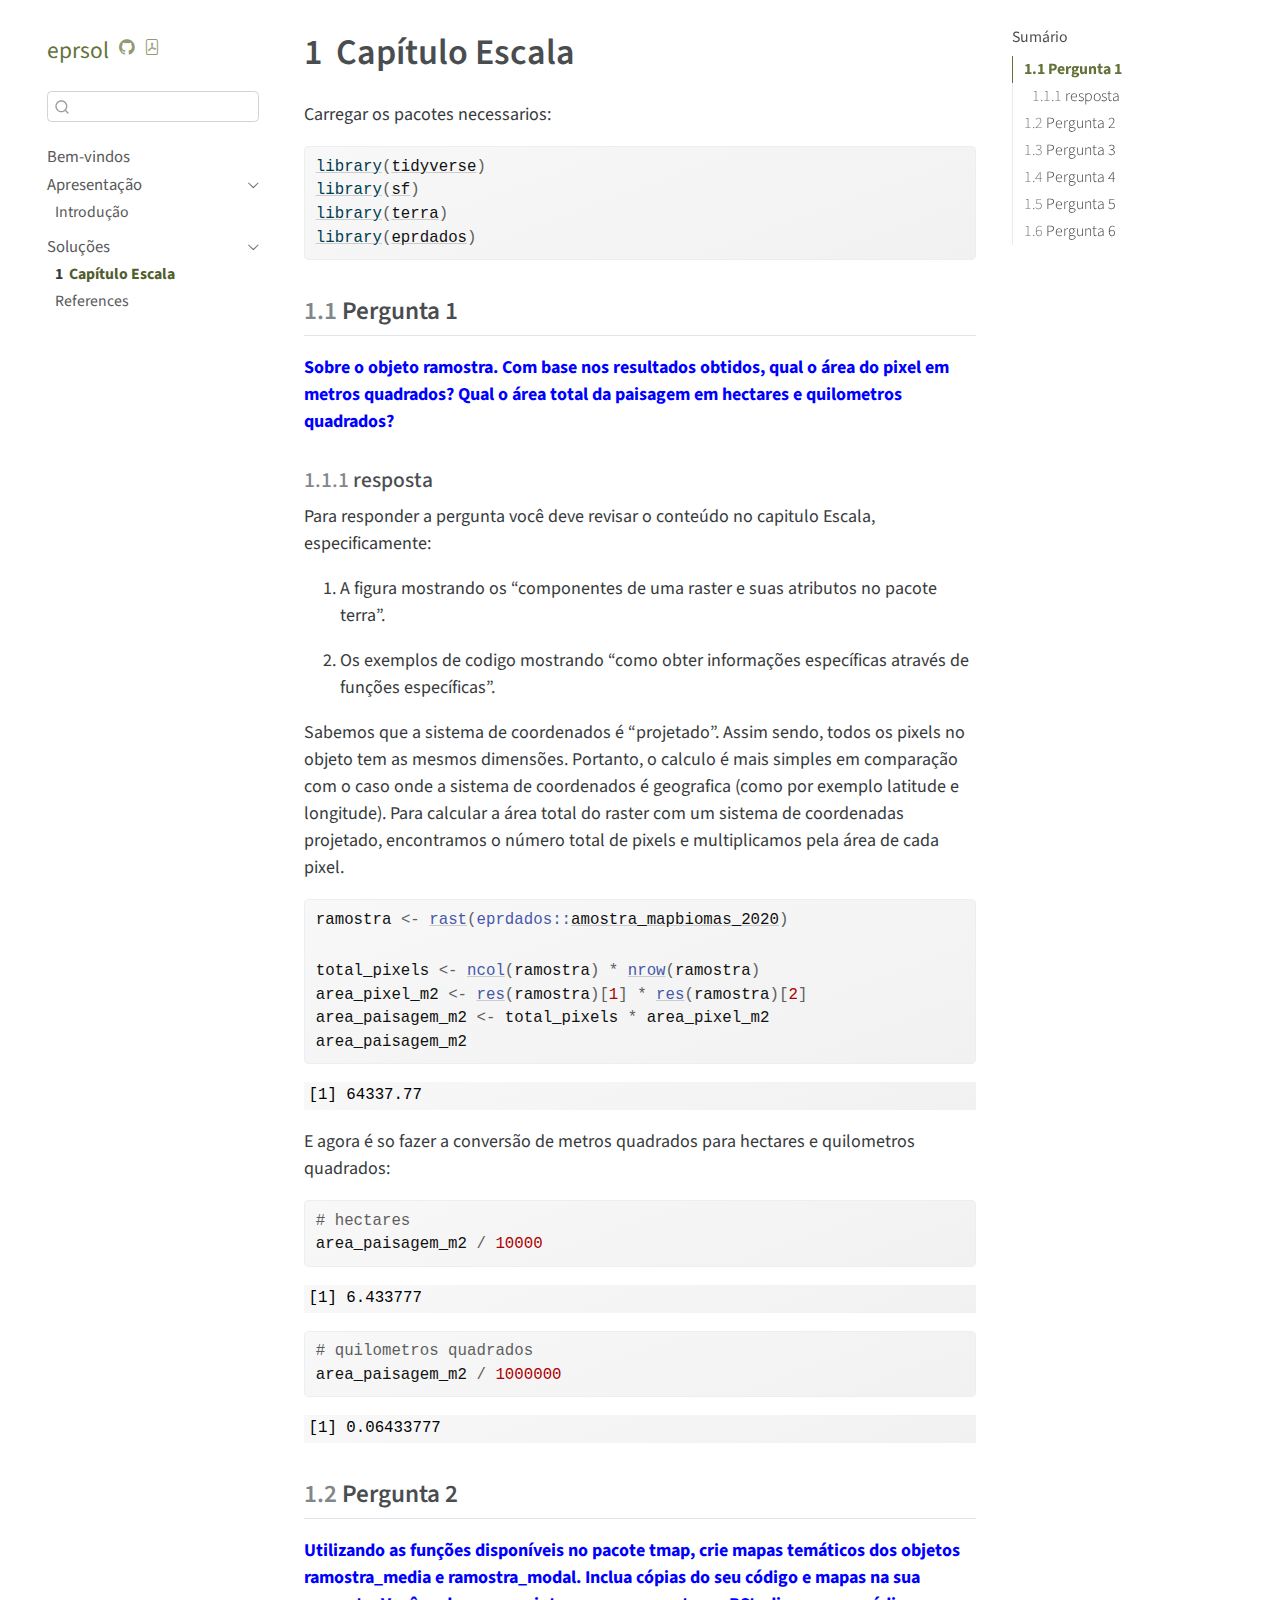
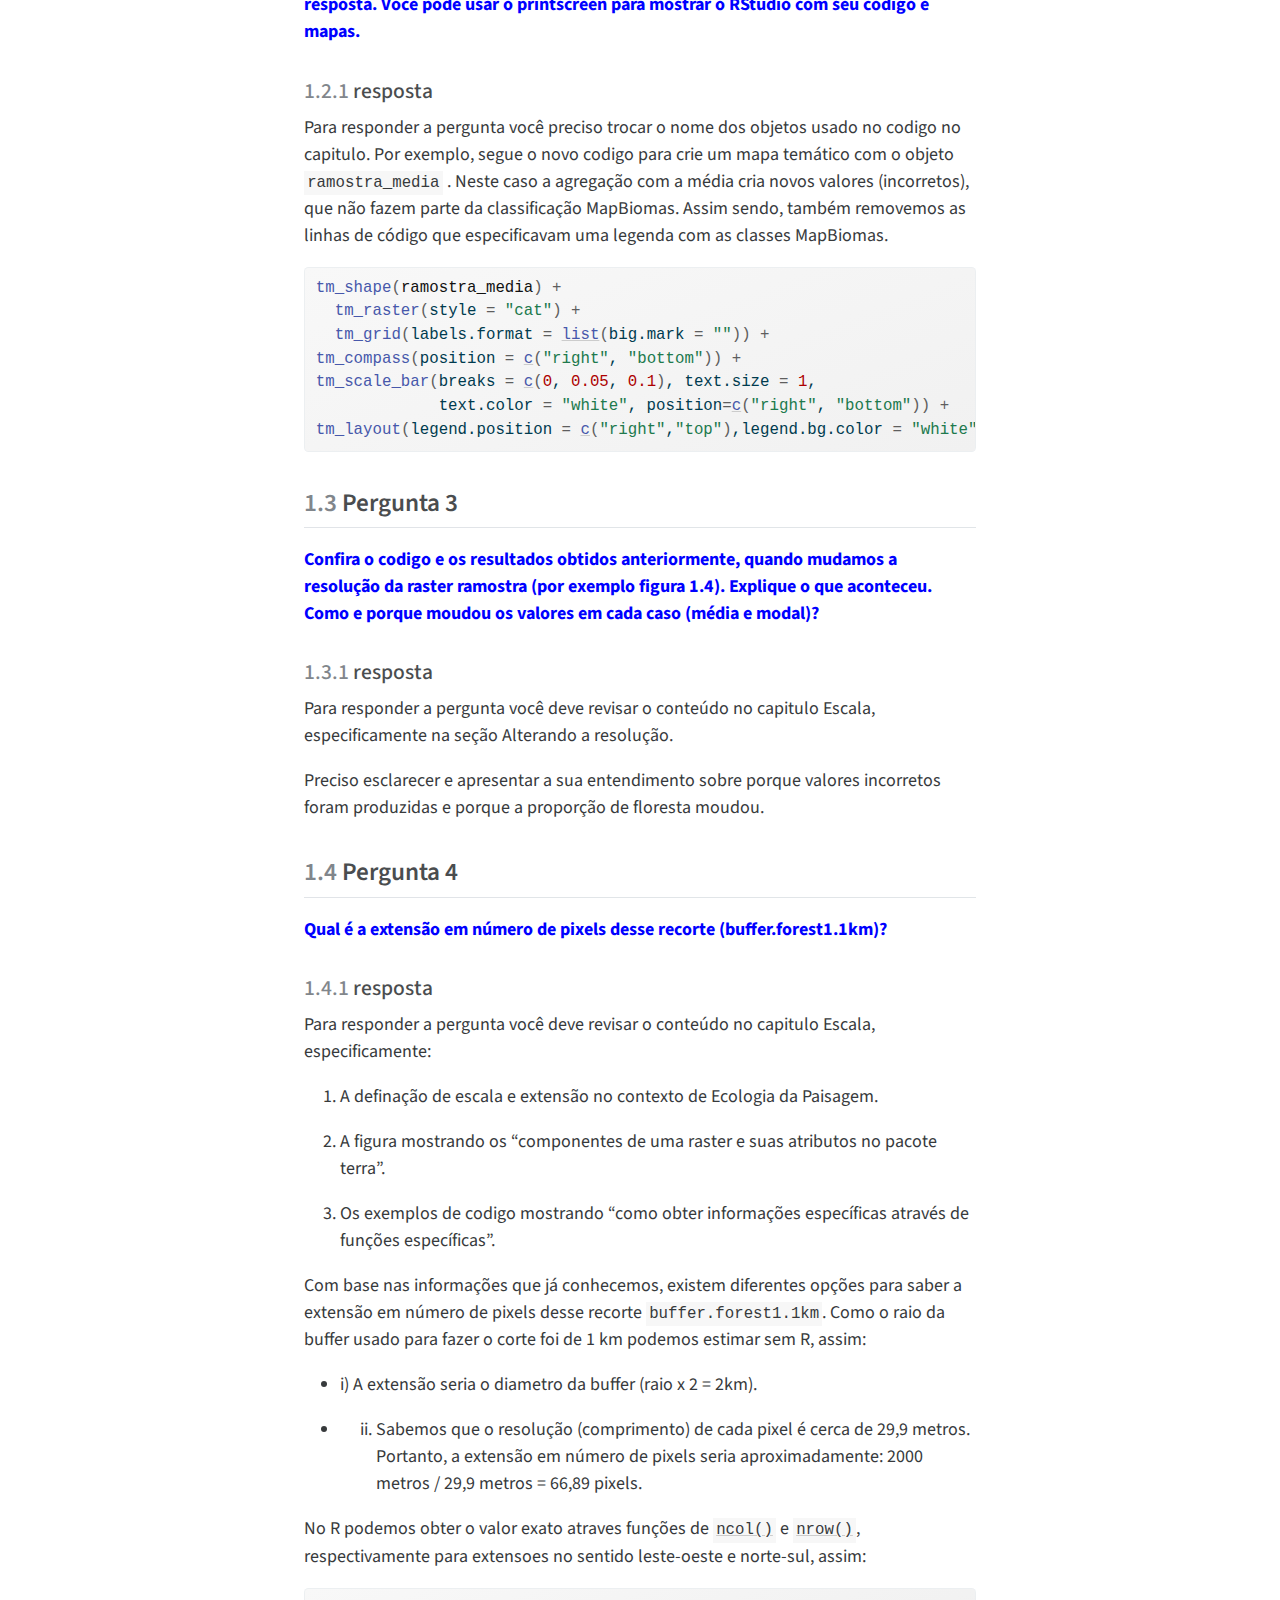
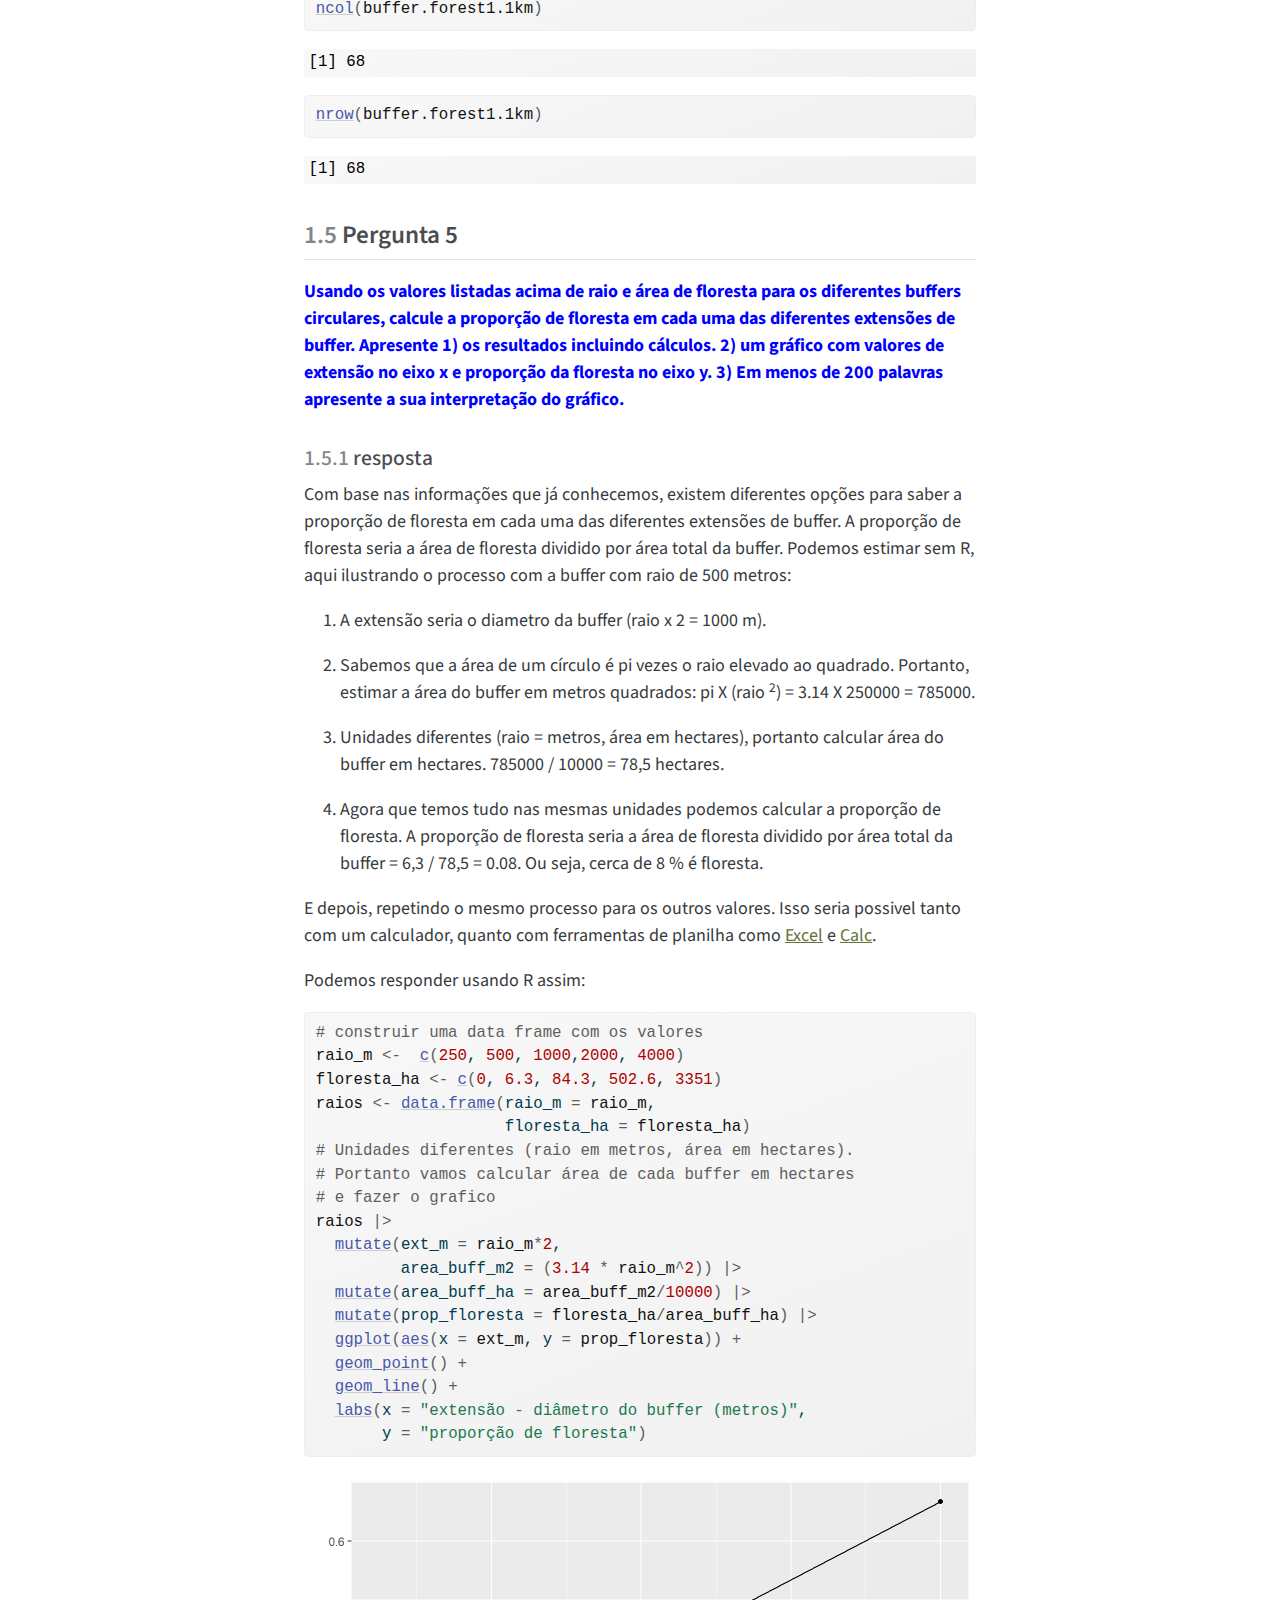
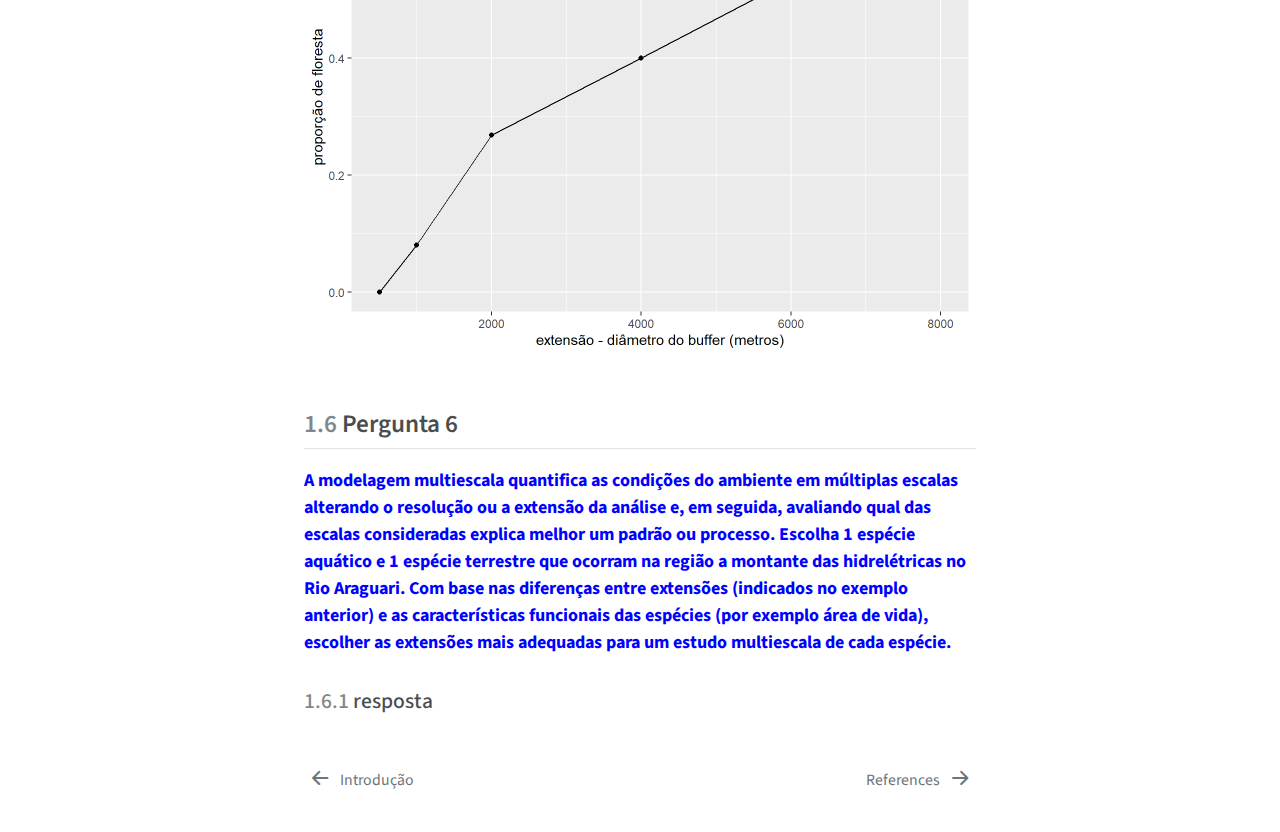
<file: docs/solutions.html>
<!DOCTYPE html>
<html xmlns="http://www.w3.org/1999/xhtml" lang="pt-BR" xml:lang="pt-BR"><head>
<meta http-equiv="Content-Type" content="text/html; charset=UTF-8">
<meta charset="utf-8">
<meta name="generator" content="quarto-1.3.340">
<meta name="viewport" content="width=device-width, initial-scale=1.0, user-scalable=yes">
<title>eprsol - 1&nbsp; Capítulo Escala</title>
<style>
code{white-space: pre-wrap;}
span.smallcaps{font-variant: small-caps;}
div.columns{display: flex; gap: min(4vw, 1.5em);}
div.column{flex: auto; overflow-x: auto;}
div.hanging-indent{margin-left: 1.5em; text-indent: -1.5em;}
ul.task-list{list-style: none;}
ul.task-list li input[type="checkbox"] {
  width: 0.8em;
  margin: 0 0.8em 0.2em -1em; /* quarto-specific, see https://github.com/quarto-dev/quarto-cli/issues/4556 */ 
  vertical-align: middle;
}
/* CSS for syntax highlighting */
pre > code.sourceCode { white-space: pre; position: relative; }
pre > code.sourceCode > span { display: inline-block; line-height: 1.25; }
pre > code.sourceCode > span:empty { height: 1.2em; }
.sourceCode { overflow: visible; }
code.sourceCode > span { color: inherit; text-decoration: inherit; }
div.sourceCode { margin: 1em 0; }
pre.sourceCode { margin: 0; }
@media screen {
div.sourceCode { overflow: auto; }
}
@media print {
pre > code.sourceCode { white-space: pre-wrap; }
pre > code.sourceCode > span { text-indent: -5em; padding-left: 5em; }
}
pre.numberSource code
  { counter-reset: source-line 0; }
pre.numberSource code > span
  { position: relative; left: -4em; counter-increment: source-line; }
pre.numberSource code > span > a:first-child::before
  { content: counter(source-line);
    position: relative; left: -1em; text-align: right; vertical-align: baseline;
    border: none; display: inline-block;
    -webkit-touch-callout: none; -webkit-user-select: none;
    -khtml-user-select: none; -moz-user-select: none;
    -ms-user-select: none; user-select: none;
    padding: 0 4px; width: 4em;
  }
pre.numberSource { margin-left: 3em;  padding-left: 4px; }
div.sourceCode
  {   }
@media screen {
pre > code.sourceCode > span > a:first-child::before { text-decoration: underline; }
}
</style>

<script src="site_libs/quarto-nav/quarto-nav.js"></script>
<script src="site_libs/quarto-nav/headroom.min.js"></script>
<script src="site_libs/clipboard/clipboard.min.js"></script>
<script src="site_libs/quarto-search/autocomplete.umd.js"></script>
<script src="site_libs/quarto-search/fuse.min.js"></script>
<script src="site_libs/quarto-search/quarto-search.js"></script>
<meta name="quarto:offset" content="./">
<link href="./references.html" rel="next">
<link href="./intro.html" rel="prev">
<script src="site_libs/quarto-html/quarto.js"></script>
<script src="site_libs/quarto-html/popper.min.js"></script>
<script src="site_libs/quarto-html/tippy.umd.min.js"></script>
<script src="site_libs/quarto-html/anchor.min.js"></script>
<link href="site_libs/quarto-html/tippy.css" rel="stylesheet">
<link href="site_libs/quarto-html/quarto-syntax-highlighting.css" rel="stylesheet" id="quarto-text-highlighting-styles">
<script src="site_libs/bootstrap/bootstrap.min.js"></script>
<link href="site_libs/bootstrap/bootstrap-icons.css" rel="stylesheet">
<link href="site_libs/bootstrap/bootstrap.min.css" rel="stylesheet" id="quarto-bootstrap" data-mode="light"><script id="quarto-search-options" type="application/json">{
  "location": "sidebar",
  "copy-button": false,
  "collapse-after": 3,
  "panel-placement": "start",
  "type": "textbox",
  "limit": 20,
  "language": {
    "search-no-results-text": "Nenhum resultado",
    "search-matching-documents-text": "documentos correspondentes",
    "search-copy-link-title": "Copiar link para a busca",
    "search-hide-matches-text": "Esconder correspondências adicionais",
    "search-more-match-text": "mais correspondência neste documento",
    "search-more-matches-text": "mais correspondências neste documento",
    "search-clear-button-title": "Limpar",
    "search-detached-cancel-button-title": "Cancelar",
    "search-submit-button-title": "Enviar"
  }
}</script>
</head>
<body class="nav-sidebar floating">

<div id="quarto-search-results"></div>
  <header id="quarto-header" class="headroom fixed-top"><nav class="quarto-secondary-nav"><div class="container-fluid d-flex">
      <button type="button" class="quarto-btn-toggle btn" data-bs-toggle="collapse" data-bs-target="#quarto-sidebar,#quarto-sidebar-glass" aria-controls="quarto-sidebar" aria-expanded="false" aria-label="Alternar barra lateral" onclick="if (window.quartoToggleHeadroom) { window.quartoToggleHeadroom(); }">
        <i class="bi bi-layout-text-sidebar-reverse"></i>
      </button>
      <nav class="quarto-page-breadcrumbs" aria-label="breadcrumb"><ol class="breadcrumb"><li class="breadcrumb-item"><a href="./solutions.html">Soluções</a></li><li class="breadcrumb-item"><a href="./solutions.html"><span class="chapter-number">1</span>&nbsp; <span class="chapter-title">Capítulo Escala</span></a></li></ol></nav>
      <a class="flex-grow-1" role="button" data-bs-toggle="collapse" data-bs-target="#quarto-sidebar,#quarto-sidebar-glass" aria-controls="quarto-sidebar" aria-expanded="false" aria-label="Alternar barra lateral" onclick="if (window.quartoToggleHeadroom) { window.quartoToggleHeadroom(); }">      
      </a>
      <button type="button" class="btn quarto-search-button" aria-label="Procurar" onclick="window.quartoOpenSearch();">
        <i class="bi bi-search"></i>
      </button>
    </div>
  </nav></header><!-- content --><div id="quarto-content" class="quarto-container page-columns page-rows-contents page-layout-article">
<!-- sidebar -->
  <nav id="quarto-sidebar" class="sidebar collapse collapse-horizontal sidebar-navigation floating overflow-auto"><div class="pt-lg-2 mt-2 text-left sidebar-header">
    <div class="sidebar-title mb-0 py-0">
      <a href="./">eprsol</a> 
        <div class="sidebar-tools-main">
    <a href="https://github.com/darrennorris/eprsol" title="GitHub codigo fonte" class="quarto-navigation-tool px-1" aria-label="GitHub codigo fonte"><i class="bi bi-github"></i></a>
    <a href="./eprsol.pdf" title="Download PDF" class="quarto-navigation-tool px-1" aria-label="Download PDF"><i class="bi bi-file-pdf"></i></a>
</div>
    </div>
      </div>
        <div class="mt-2 flex-shrink-0 align-items-center">
        <div class="sidebar-search">
        <div id="quarto-search" class="" title="Procurar"></div>
        </div>
        </div>
    <div class="sidebar-menu-container"> 
    <ul class="list-unstyled mt-1">
<li class="sidebar-item">
  <div class="sidebar-item-container"> 
  <a href="./index.html" class="sidebar-item-text sidebar-link">
 <span class="menu-text">Bem-vindos</span></a>
  </div>
</li>
        <li class="sidebar-item sidebar-item-section">
      <div class="sidebar-item-container"> 
            <a class="sidebar-item-text sidebar-link text-start" data-bs-toggle="collapse" data-bs-target="#quarto-sidebar-section-1" aria-expanded="true">
 <span class="menu-text">Apresentação</span></a>
          <a class="sidebar-item-toggle text-start" data-bs-toggle="collapse" data-bs-target="#quarto-sidebar-section-1" aria-expanded="true" aria-label="Alternar seção">
            <i class="bi bi-chevron-right ms-2"></i>
          </a> 
      </div>
      <ul id="quarto-sidebar-section-1" class="collapse list-unstyled sidebar-section depth1 show">
<li class="sidebar-item">
  <div class="sidebar-item-container"> 
  <a href="./intro.html" class="sidebar-item-text sidebar-link">
 <span class="menu-text">Introdução</span></a>
  </div>
</li>
      </ul>
</li>
        <li class="sidebar-item sidebar-item-section">
      <div class="sidebar-item-container"> 
            <a class="sidebar-item-text sidebar-link text-start" data-bs-toggle="collapse" data-bs-target="#quarto-sidebar-section-2" aria-expanded="true">
 <span class="menu-text">Soluções</span></a>
          <a class="sidebar-item-toggle text-start" data-bs-toggle="collapse" data-bs-target="#quarto-sidebar-section-2" aria-expanded="true" aria-label="Alternar seção">
            <i class="bi bi-chevron-right ms-2"></i>
          </a> 
      </div>
      <ul id="quarto-sidebar-section-2" class="collapse list-unstyled sidebar-section depth1 show">
<li class="sidebar-item">
  <div class="sidebar-item-container"> 
  <a href="./solutions.html" class="sidebar-item-text sidebar-link active">
 <span class="menu-text"><span class="chapter-number">1</span>&nbsp; <span class="chapter-title">Capítulo Escala</span></span></a>
  </div>
</li>
          <li class="sidebar-item">
  <div class="sidebar-item-container"> 
  <a href="./references.html" class="sidebar-item-text sidebar-link">
 <span class="menu-text">References</span></a>
  </div>
</li>
      </ul>
</li>
    </ul>
</div>
</nav><div id="quarto-sidebar-glass" data-bs-toggle="collapse" data-bs-target="#quarto-sidebar,#quarto-sidebar-glass"></div>
<!-- margin-sidebar -->
    <div id="quarto-margin-sidebar" class="sidebar margin-sidebar">
        <nav id="TOC" role="doc-toc" class="toc-active"><h2 id="toc-title">Sumário</h2>
   
  <ul>
<li>
<a href="#pergunta-1" id="toc-pergunta-1" class="nav-link active" data-scroll-target="#pergunta-1"><span class="header-section-number">1.1</span> Pergunta 1</a>
  <ul class="collapse">
<li><a href="#resposta" id="toc-resposta" class="nav-link" data-scroll-target="#resposta"><span class="header-section-number">1.1.1</span> resposta</a></li>
  </ul>
</li>
  <li>
<a href="#pergunta-2" id="toc-pergunta-2" class="nav-link" data-scroll-target="#pergunta-2"><span class="header-section-number">1.2</span> Pergunta 2</a>
  <ul class="collapse">
<li><a href="#resposta-1" id="toc-resposta-1" class="nav-link" data-scroll-target="#resposta-1"><span class="header-section-number">1.2.1</span> resposta</a></li>
  </ul>
</li>
  <li>
<a href="#pergunta-3" id="toc-pergunta-3" class="nav-link" data-scroll-target="#pergunta-3"><span class="header-section-number">1.3</span> Pergunta 3</a>
  <ul class="collapse">
<li><a href="#resposta-2" id="toc-resposta-2" class="nav-link" data-scroll-target="#resposta-2"><span class="header-section-number">1.3.1</span> resposta</a></li>
  </ul>
</li>
  <li>
<a href="#pergunta-4" id="toc-pergunta-4" class="nav-link" data-scroll-target="#pergunta-4"><span class="header-section-number">1.4</span> Pergunta 4</a>
  <ul class="collapse">
<li><a href="#resposta-3" id="toc-resposta-3" class="nav-link" data-scroll-target="#resposta-3"><span class="header-section-number">1.4.1</span> resposta</a></li>
  </ul>
</li>
  <li>
<a href="#pergunta-5" id="toc-pergunta-5" class="nav-link" data-scroll-target="#pergunta-5"><span class="header-section-number">1.5</span> Pergunta 5</a>
  <ul class="collapse">
<li><a href="#resposta-4" id="toc-resposta-4" class="nav-link" data-scroll-target="#resposta-4"><span class="header-section-number">1.5.1</span> resposta</a></li>
  </ul>
</li>
  <li>
<a href="#pergunta-6" id="toc-pergunta-6" class="nav-link" data-scroll-target="#pergunta-6"><span class="header-section-number">1.6</span> Pergunta 6</a>
  <ul class="collapse">
<li><a href="#resposta-5" id="toc-resposta-5" class="nav-link" data-scroll-target="#resposta-5"><span class="header-section-number">1.6.1</span> resposta</a></li>
  </ul>
</li>
  </ul></nav>
    </div>
<!-- main -->
<main class="content" id="quarto-document-content"><header id="title-block-header" class="quarto-title-block default"><div class="quarto-title">
<h1 class="title">
<span class="chapter-number">1</span>&nbsp; <span class="chapter-title">Capítulo Escala</span>
</h1>
</div>



<div class="quarto-title-meta">

    
  
    
  </div>
  

</header><p>Carregar os pacotes necessarios:</p>
<div class="cell">
<div class="sourceCode" id="cb1"><pre class="downlit sourceCode r code-with-copy"><code class="sourceCode R"><span><span class="kw"><a href="https://rdrr.io/r/base/library.html">library</a></span><span class="op">(</span><span class="va"><a href="https://tidyverse.tidyverse.org">tidyverse</a></span><span class="op">)</span></span>
<span><span class="kw"><a href="https://rdrr.io/r/base/library.html">library</a></span><span class="op">(</span><span class="va"><a href="https://r-spatial.github.io/sf/">sf</a></span><span class="op">)</span></span>
<span><span class="kw"><a href="https://rdrr.io/r/base/library.html">library</a></span><span class="op">(</span><span class="va"><a href="https://rspatial.org/">terra</a></span><span class="op">)</span></span>
<span><span class="kw"><a href="https://rdrr.io/r/base/library.html">library</a></span><span class="op">(</span><span class="va"><a href="https://darrennorris.github.io/eprdados/">eprdados</a></span><span class="op">)</span></span></code><button title="Copiar para a área de transferência" class="code-copy-button"><i class="bi"></i></button></pre></div>
</div>
<section id="pergunta-1" class="level2" data-number="1.1"><h2 data-number="1.1" class="anchored" data-anchor-id="pergunta-1">
<span class="header-section-number">1.1</span> Pergunta 1</h2>
<p><span style=" font-weight: bold;    color: blue !important;">Sobre o objeto ramostra. Com base nos resultados obtidos, qual o área do pixel em metros quadrados? Qual o área total da paisagem em hectares e quilometros quadrados?</span></p>
<section id="resposta" class="level3" data-number="1.1.1"><h3 data-number="1.1.1" class="anchored" data-anchor-id="resposta">
<span class="header-section-number">1.1.1</span> resposta</h3>
<p>Para responder a pergunta você deve revisar o conteúdo no capitulo Escala, especificamente:</p>
<ol type="1">
<li><p>A figura mostrando os “componentes de uma raster e suas atributos no pacote terra”.</p></li>
<li><p>Os exemplos de codigo mostrando “como obter informações específicas através de funções específicas”.</p></li>
</ol>
<p>Sabemos que a sistema de coordenados é “projetado”. Assim sendo, todos os pixels no objeto tem as mesmos dimensões. Portanto, o calculo é mais simples em comparação com o caso onde a sistema de coordenados é geografica (como por exemplo latitude e longitude). Para calcular a área total do raster com um sistema de coordenadas projetado, encontramos o número total de pixels e multiplicamos pela área de cada pixel.</p>
<div class="cell">
<div class="sourceCode" id="cb2"><pre class="downlit sourceCode r code-with-copy"><code class="sourceCode R"><span><span class="va">ramostra</span> <span class="op">&lt;-</span> <span class="fu"><a href="https://rdrr.io/pkg/terra/man/rast.html">rast</a></span><span class="op">(</span><span class="fu">eprdados</span><span class="fu">::</span><span class="va"><a href="https://darrennorris.github.io/eprdados/reference/amostra_mapbiomas_2020.html">amostra_mapbiomas_2020</a></span><span class="op">)</span></span>
<span></span>
<span><span class="va">total_pixels</span> <span class="op">&lt;-</span> <span class="fu"><a href="https://rdrr.io/pkg/terra/man/dimensions.html">ncol</a></span><span class="op">(</span><span class="va">ramostra</span><span class="op">)</span> <span class="op">*</span> <span class="fu"><a href="https://rdrr.io/pkg/terra/man/dimensions.html">nrow</a></span><span class="op">(</span><span class="va">ramostra</span><span class="op">)</span></span>
<span><span class="va">area_pixel_m2</span> <span class="op">&lt;-</span> <span class="fu"><a href="https://rdrr.io/pkg/terra/man/dimensions.html">res</a></span><span class="op">(</span><span class="va">ramostra</span><span class="op">)</span><span class="op">[</span><span class="fl">1</span><span class="op">]</span> <span class="op">*</span> <span class="fu"><a href="https://rdrr.io/pkg/terra/man/dimensions.html">res</a></span><span class="op">(</span><span class="va">ramostra</span><span class="op">)</span><span class="op">[</span><span class="fl">2</span><span class="op">]</span></span>
<span><span class="va">area_paisagem_m2</span> <span class="op">&lt;-</span> <span class="va">total_pixels</span> <span class="op">*</span> <span class="va">area_pixel_m2</span></span>
<span><span class="va">area_paisagem_m2</span></span></code><button title="Copiar para a área de transferência" class="code-copy-button"><i class="bi"></i></button></pre></div>
<div class="cell-output cell-output-stdout">
<pre><code>[1] 64337.77</code></pre>
</div>
</div>
<p>E agora é so fazer a conversão de metros quadrados para hectares e quilometros quadrados:</p>
<div class="cell">
<div class="sourceCode" id="cb4"><pre class="downlit sourceCode r code-with-copy"><code class="sourceCode R"><span><span class="co"># hectares</span></span>
<span><span class="va">area_paisagem_m2</span> <span class="op">/</span> <span class="fl">10000</span></span></code><button title="Copiar para a área de transferência" class="code-copy-button"><i class="bi"></i></button></pre></div>
<div class="cell-output cell-output-stdout">
<pre><code>[1] 6.433777</code></pre>
</div>
<div class="sourceCode" id="cb6"><pre class="downlit sourceCode r code-with-copy"><code class="sourceCode R"><span><span class="co"># quilometros quadrados</span></span>
<span><span class="va">area_paisagem_m2</span> <span class="op">/</span> <span class="fl">1000000</span></span></code><button title="Copiar para a área de transferência" class="code-copy-button"><i class="bi"></i></button></pre></div>
<div class="cell-output cell-output-stdout">
<pre><code>[1] 0.06433777</code></pre>
</div>
</div>
</section></section><section id="pergunta-2" class="level2" data-number="1.2"><h2 data-number="1.2" class="anchored" data-anchor-id="pergunta-2">
<span class="header-section-number">1.2</span> Pergunta 2</h2>
<p><span style=" font-weight: bold;    color: blue !important;">Utilizando as funções disponíveis no pacote tmap, crie mapas temáticos dos objetos ramostra_media e ramostra_modal. Inclua cópias do seu código e mapas na sua resposta. Você pode usar o printscreen para mostrar o RStudio com seu código e mapas.</span></p>
<section id="resposta-1" class="level3" data-number="1.2.1"><h3 data-number="1.2.1" class="anchored" data-anchor-id="resposta-1">
<span class="header-section-number">1.2.1</span> resposta</h3>
<p>Para responder a pergunta você preciso trocar o nome dos objetos usado no codigo no capitulo. Por exemplo, segue o novo codigo para crie um mapa temático com o objeto <code>ramostra_media</code> . Neste caso a agregação com a média cria novos valores (incorretos), que não fazem parte da classificação MapBiomas. Assim sendo, também removemos as linhas de código que especificavam uma legenda com as classes MapBiomas.</p>
<div class="cell">
<div class="sourceCode" id="cb8"><pre class="downlit sourceCode r code-with-copy"><code class="sourceCode R"><span><span class="fu">tm_shape</span><span class="op">(</span><span class="va">ramostra_media</span><span class="op">)</span> <span class="op">+</span> </span>
<span>  <span class="fu">tm_raster</span><span class="op">(</span>style <span class="op">=</span> <span class="st">"cat"</span><span class="op">)</span> <span class="op">+</span> </span>
<span>  <span class="fu">tm_grid</span><span class="op">(</span>labels.format <span class="op">=</span> <span class="fu"><a href="https://rdrr.io/r/base/list.html">list</a></span><span class="op">(</span>big.mark <span class="op">=</span> <span class="st">""</span><span class="op">)</span><span class="op">)</span> <span class="op">+</span></span>
<span><span class="fu">tm_compass</span><span class="op">(</span>position <span class="op">=</span> <span class="fu"><a href="https://rdrr.io/r/base/c.html">c</a></span><span class="op">(</span><span class="st">"right"</span>, <span class="st">"bottom"</span><span class="op">)</span><span class="op">)</span> <span class="op">+</span></span>
<span><span class="fu">tm_scale_bar</span><span class="op">(</span>breaks <span class="op">=</span> <span class="fu"><a href="https://rdrr.io/r/base/c.html">c</a></span><span class="op">(</span><span class="fl">0</span>, <span class="fl">0.05</span>, <span class="fl">0.1</span><span class="op">)</span>, text.size <span class="op">=</span> <span class="fl">1</span>, </span>
<span>             text.color <span class="op">=</span> <span class="st">"white"</span>, position<span class="op">=</span><span class="fu"><a href="https://rdrr.io/r/base/c.html">c</a></span><span class="op">(</span><span class="st">"right"</span>, <span class="st">"bottom"</span><span class="op">)</span><span class="op">)</span> <span class="op">+</span> </span>
<span><span class="fu">tm_layout</span><span class="op">(</span>legend.position <span class="op">=</span> <span class="fu"><a href="https://rdrr.io/r/base/c.html">c</a></span><span class="op">(</span><span class="st">"right"</span>,<span class="st">"top"</span><span class="op">)</span>,legend.bg.color <span class="op">=</span> <span class="st">"white"</span><span class="op">)</span></span></code><button title="Copiar para a área de transferência" class="code-copy-button"><i class="bi"></i></button></pre></div>
</div>
</section></section><section id="pergunta-3" class="level2" data-number="1.3"><h2 data-number="1.3" class="anchored" data-anchor-id="pergunta-3">
<span class="header-section-number">1.3</span> Pergunta 3</h2>
<p><span style=" font-weight: bold;    color: blue !important;">Confira o codigo e os resultados obtidos anteriormente, quando mudamos a resolução da raster ramostra (por exemplo figura 1.4). Explique o que aconteceu. Como e porque moudou os valores em cada caso (média e modal)?</span></p>
<section id="resposta-2" class="level3" data-number="1.3.1"><h3 data-number="1.3.1" class="anchored" data-anchor-id="resposta-2">
<span class="header-section-number">1.3.1</span> resposta</h3>
<p>Para responder a pergunta você deve revisar o conteúdo no capitulo Escala, especificamente na seção Alterando a resolução.</p>
<p>Preciso esclarecer e apresentar a sua entendimento sobre porque valores incorretos foram produzidas e porque a proporção de floresta moudou.</p>
</section></section><section id="pergunta-4" class="level2" data-number="1.4"><h2 data-number="1.4" class="anchored" data-anchor-id="pergunta-4">
<span class="header-section-number">1.4</span> Pergunta 4</h2>
<p><span style=" font-weight: bold;    color: blue !important;">Qual é a extensão em número de pixels desse recorte (buffer.forest1.1km)?</span></p>
<section id="resposta-3" class="level3" data-number="1.4.1"><h3 data-number="1.4.1" class="anchored" data-anchor-id="resposta-3">
<span class="header-section-number">1.4.1</span> resposta</h3>
<p>Para responder a pergunta você deve revisar o conteúdo no capitulo Escala, especificamente:</p>
<ol type="1">
<li><p>A definação de escala e extensão no contexto de Ecologia da Paisagem.</p></li>
<li><p>A figura mostrando os “componentes de uma raster e suas atributos no pacote terra”.</p></li>
<li><p>Os exemplos de codigo mostrando “como obter informações específicas através de funções específicas”.</p></li>
</ol>
<p>Com base nas informações que já conhecemos, existem diferentes opções para saber a extensão em número de pixels desse recorte <code>buffer.forest1.1km</code>. Como o raio da buffer usado para fazer o corte foi de 1 km podemos estimar sem R, assim:</p>
<ul>
<li><p>i) A extensão seria o diametro da buffer (raio x 2 = 2km).</p></li>
<li><ol start="2" type="i">
<li>Sabemos que o resolução (comprimento) de cada pixel é cerca de 29,9 metros. Portanto, a extensão em número de pixels seria aproximadamente: 2000 metros / 29,9 metros = 66,89 pixels.</li>
</ol></li>
</ul>
<p>No R podemos obter o valor exato atraves funções de <code><a href="https://rdrr.io/pkg/terra/man/dimensions.html">ncol()</a></code> e <code><a href="https://rdrr.io/pkg/terra/man/dimensions.html">nrow()</a></code>, respectivamente para extensoes no sentido leste-oeste e norte-sul, assim:</p>
<div class="cell">
<div class="sourceCode" id="cb9"><pre class="downlit sourceCode r code-with-copy"><code class="sourceCode R"><span><span class="fu"><a href="https://rdrr.io/pkg/terra/man/dimensions.html">ncol</a></span><span class="op">(</span><span class="va">buffer.forest1.1km</span><span class="op">)</span></span></code><button title="Copiar para a área de transferência" class="code-copy-button"><i class="bi"></i></button></pre></div>
<div class="cell-output cell-output-stdout">
<pre><code>[1] 68</code></pre>
</div>
<div class="sourceCode" id="cb11"><pre class="downlit sourceCode r code-with-copy"><code class="sourceCode R"><span><span class="fu"><a href="https://rdrr.io/pkg/terra/man/dimensions.html">nrow</a></span><span class="op">(</span><span class="va">buffer.forest1.1km</span><span class="op">)</span></span></code><button title="Copiar para a área de transferência" class="code-copy-button"><i class="bi"></i></button></pre></div>
<div class="cell-output cell-output-stdout">
<pre><code>[1] 68</code></pre>
</div>
</div>
</section></section><section id="pergunta-5" class="level2" data-number="1.5"><h2 data-number="1.5" class="anchored" data-anchor-id="pergunta-5">
<span class="header-section-number">1.5</span> Pergunta 5</h2>
<p><span style=" font-weight: bold;    color: blue !important;">Usando os valores listadas acima de raio e área de floresta para os diferentes buffers circulares, calcule a proporção de floresta em cada uma das diferentes extensões de buffer. Apresente 1) os resultados incluindo cálculos. 2) um gráfico com valores de extensão no eixo x e proporção da floresta no eixo y. 3) Em menos de 200 palavras apresente a sua interpretação do gráfico.</span></p>
<section id="resposta-4" class="level3" data-number="1.5.1"><h3 data-number="1.5.1" class="anchored" data-anchor-id="resposta-4">
<span class="header-section-number">1.5.1</span> resposta</h3>
<p>Com base nas informações que já conhecemos, existem diferentes opções para saber a proporção de floresta em cada uma das diferentes extensões de buffer. A proporção de floresta seria a área de floresta dividido por área total da buffer. Podemos estimar sem R, aqui ilustrando o processo com a buffer com raio de 500 metros:</p>
<ol type="1">
<li><p>A extensão seria o diametro da buffer (raio x 2 = 1000 m).</p></li>
<li><p>Sabemos que a área de um círculo é pi vezes o raio elevado ao quadrado. Portanto, estimar a área do buffer em metros quadrados: pi X (raio <sup>2</sup>) = 3.14 X 250000 = 785000.</p></li>
<li><p>Unidades diferentes (raio = metros, área em hectares), portanto calcular área do buffer em hectares. 785000 / 10000 = 78,5 hectares.</p></li>
<li><p>Agora que temos tudo nas mesmas unidades podemos calcular a proporção de floresta. A proporção de floresta seria a área de floresta dividido por área total da buffer = 6,3 / 78,5 = 0.08. Ou seja, cerca de 8 % é floresta.</p></li>
</ol>
<p>E depois, repetindo o mesmo processo para os outros valores. Isso seria possivel tanto com um calculador, quanto com ferramentas de planilha como <a href="https://www.microsoft.com/pt-br/microsoft-365/excel">Excel</a> e <a href="https://pt.libreoffice.org/descobrir/calc/">Calc</a>.</p>
<p>Podemos responder usando R assim:</p>
<div class="cell">
<div class="sourceCode" id="cb13"><pre class="downlit sourceCode r code-with-copy"><code class="sourceCode R"><span><span class="co"># construir uma data frame com os valores</span></span>
<span><span class="va">raio_m</span> <span class="op">&lt;-</span>  <span class="fu"><a href="https://rdrr.io/r/base/c.html">c</a></span><span class="op">(</span><span class="fl">250</span>, <span class="fl">500</span>, <span class="fl">1000</span>,<span class="fl">2000</span>, <span class="fl">4000</span><span class="op">)</span></span>
<span><span class="va">floresta_ha</span> <span class="op">&lt;-</span> <span class="fu"><a href="https://rdrr.io/r/base/c.html">c</a></span><span class="op">(</span><span class="fl">0</span>, <span class="fl">6.3</span>, <span class="fl">84.3</span>, <span class="fl">502.6</span>, <span class="fl">3351</span><span class="op">)</span> </span>
<span><span class="va">raios</span> <span class="op">&lt;-</span> <span class="fu"><a href="https://rdrr.io/r/base/data.frame.html">data.frame</a></span><span class="op">(</span>raio_m <span class="op">=</span> <span class="va">raio_m</span>, </span>
<span>                    floresta_ha <span class="op">=</span> <span class="va">floresta_ha</span><span class="op">)</span></span>
<span><span class="co"># Unidades diferentes (raio em metros, área em hectares). </span></span>
<span><span class="co"># Portanto vamos calcular área de cada buffer em hectares</span></span>
<span><span class="co"># e fazer o grafico</span></span>
<span><span class="va">raios</span> <span class="op">|&gt;</span> </span>
<span>  <span class="fu"><a href="https://dplyr.tidyverse.org/reference/mutate.html">mutate</a></span><span class="op">(</span>ext_m <span class="op">=</span> <span class="va">raio_m</span><span class="op">*</span><span class="fl">2</span>, </span>
<span>         area_buff_m2 <span class="op">=</span> <span class="op">(</span><span class="fl">3.14</span> <span class="op">*</span> <span class="va">raio_m</span><span class="op">^</span><span class="fl">2</span><span class="op">)</span><span class="op">)</span> <span class="op">|&gt;</span></span>
<span>  <span class="fu"><a href="https://dplyr.tidyverse.org/reference/mutate.html">mutate</a></span><span class="op">(</span>area_buff_ha <span class="op">=</span> <span class="va">area_buff_m2</span><span class="op">/</span><span class="fl">10000</span><span class="op">)</span> <span class="op">|&gt;</span> </span>
<span>  <span class="fu"><a href="https://dplyr.tidyverse.org/reference/mutate.html">mutate</a></span><span class="op">(</span>prop_floresta <span class="op">=</span> <span class="va">floresta_ha</span><span class="op">/</span><span class="va">area_buff_ha</span><span class="op">)</span> <span class="op">|&gt;</span> </span>
<span>  <span class="fu"><a href="https://ggplot2.tidyverse.org/reference/ggplot.html">ggplot</a></span><span class="op">(</span><span class="fu"><a href="https://ggplot2.tidyverse.org/reference/aes.html">aes</a></span><span class="op">(</span>x <span class="op">=</span> <span class="va">ext_m</span>, y <span class="op">=</span> <span class="va">prop_floresta</span><span class="op">)</span><span class="op">)</span> <span class="op">+</span> </span>
<span>  <span class="fu"><a href="https://ggplot2.tidyverse.org/reference/geom_point.html">geom_point</a></span><span class="op">(</span><span class="op">)</span> <span class="op">+</span> </span>
<span>  <span class="fu"><a href="https://ggplot2.tidyverse.org/reference/geom_path.html">geom_line</a></span><span class="op">(</span><span class="op">)</span> <span class="op">+</span></span>
<span>  <span class="fu"><a href="https://ggplot2.tidyverse.org/reference/labs.html">labs</a></span><span class="op">(</span>x <span class="op">=</span> <span class="st">"extensão - diâmetro do buffer (metros)"</span>, </span>
<span>       y <span class="op">=</span> <span class="st">"proporção de floresta"</span><span class="op">)</span></span></code><button title="Copiar para a área de transferência" class="code-copy-button"><i class="bi"></i></button></pre></div>
<div class="cell-output-display">
<p><img src="solutions_files/figure-html/unnamed-chunk-8-1.png" class="img-fluid" width="672"></p>
</div>
</div>
</section></section><section id="pergunta-6" class="level2" data-number="1.6"><h2 data-number="1.6" class="anchored" data-anchor-id="pergunta-6">
<span class="header-section-number">1.6</span> Pergunta 6</h2>
<p><span style=" font-weight: bold;    color: blue !important;">A modelagem multiescala quantifica as condições do ambiente em múltiplas escalas alterando o resolução ou a extensão da análise e, em seguida, avaliando qual das escalas consideradas explica melhor um padrão ou processo. Escolha 1 espécie aquático e 1 espécie terrestre que ocorram na região a montante das hidrelétricas no Rio Araguari. Com base nas diferenças entre extensões (indicados no exemplo anterior) e as características funcionais das espécies (por exemplo área de vida), escolher as extensões mais adequadas para um estudo multiescala de cada espécie.</span></p>
<section id="resposta-5" class="level3" data-number="1.6.1"><h3 data-number="1.6.1" class="anchored" data-anchor-id="resposta-5">
<span class="header-section-number">1.6.1</span> resposta</h3>


</section></section></main><!-- /main --><script id="quarto-html-after-body" type="application/javascript">
window.document.addEventListener("DOMContentLoaded", function (event) {
  const toggleBodyColorMode = (bsSheetEl) => {
    const mode = bsSheetEl.getAttribute("data-mode");
    const bodyEl = window.document.querySelector("body");
    if (mode === "dark") {
      bodyEl.classList.add("quarto-dark");
      bodyEl.classList.remove("quarto-light");
    } else {
      bodyEl.classList.add("quarto-light");
      bodyEl.classList.remove("quarto-dark");
    }
  }
  const toggleBodyColorPrimary = () => {
    const bsSheetEl = window.document.querySelector("link#quarto-bootstrap");
    if (bsSheetEl) {
      toggleBodyColorMode(bsSheetEl);
    }
  }
  toggleBodyColorPrimary();  
  const icon = "";
  const anchorJS = new window.AnchorJS();
  anchorJS.options = {
    placement: 'right',
    icon: icon
  };
  anchorJS.add('.anchored');
  const isCodeAnnotation = (el) => {
    for (const clz of el.classList) {
      if (clz.startsWith('code-annotation-')) {                     
        return true;
      }
    }
    return false;
  }
  const clipboard = new window.ClipboardJS('.code-copy-button', {
    text: function(trigger) {
      const codeEl = trigger.previousElementSibling.cloneNode(true);
      for (const childEl of codeEl.children) {
        if (isCodeAnnotation(childEl)) {
          childEl.remove();
        }
      }
      return codeEl.innerText;
    }
  });
  clipboard.on('success', function(e) {
    // button target
    const button = e.trigger;
    // don't keep focus
    button.blur();
    // flash "checked"
    button.classList.add('code-copy-button-checked');
    var currentTitle = button.getAttribute("title");
    button.setAttribute("title", "Copiada");
    let tooltip;
    if (window.bootstrap) {
      button.setAttribute("data-bs-toggle", "tooltip");
      button.setAttribute("data-bs-placement", "left");
      button.setAttribute("data-bs-title", "Copiada");
      tooltip = new bootstrap.Tooltip(button, 
        { trigger: "manual", 
          customClass: "code-copy-button-tooltip",
          offset: [0, -8]});
      tooltip.show();    
    }
    setTimeout(function() {
      if (tooltip) {
        tooltip.hide();
        button.removeAttribute("data-bs-title");
        button.removeAttribute("data-bs-toggle");
        button.removeAttribute("data-bs-placement");
      }
      button.setAttribute("title", currentTitle);
      button.classList.remove('code-copy-button-checked');
    }, 1000);
    // clear code selection
    e.clearSelection();
  });
  function tippyHover(el, contentFn) {
    const config = {
      allowHTML: true,
      content: contentFn,
      maxWidth: 500,
      delay: 100,
      arrow: false,
      appendTo: function(el) {
          return el.parentElement;
      },
      interactive: true,
      interactiveBorder: 10,
      theme: 'quarto',
      placement: 'bottom-start'
    };
    window.tippy(el, config); 
  }
  const noterefs = window.document.querySelectorAll('a[role="doc-noteref"]');
  for (var i=0; i<noterefs.length; i++) {
    const ref = noterefs[i];
    tippyHover(ref, function() {
      // use id or data attribute instead here
      let href = ref.getAttribute('data-footnote-href') || ref.getAttribute('href');
      try { href = new URL(href).hash; } catch {}
      const id = href.replace(/^#\/?/, "");
      const note = window.document.getElementById(id);
      return note.innerHTML;
    });
  }
      let selectedAnnoteEl;
      const selectorForAnnotation = ( cell, annotation) => {
        let cellAttr = 'data-code-cell="' + cell + '"';
        let lineAttr = 'data-code-annotation="' +  annotation + '"';
        const selector = 'span[' + cellAttr + '][' + lineAttr + ']';
        return selector;
      }
      const selectCodeLines = (annoteEl) => {
        const doc = window.document;
        const targetCell = annoteEl.getAttribute("data-target-cell");
        const targetAnnotation = annoteEl.getAttribute("data-target-annotation");
        const annoteSpan = window.document.querySelector(selectorForAnnotation(targetCell, targetAnnotation));
        const lines = annoteSpan.getAttribute("data-code-lines").split(",");
        const lineIds = lines.map((line) => {
          return targetCell + "-" + line;
        })
        let top = null;
        let height = null;
        let parent = null;
        if (lineIds.length > 0) {
            //compute the position of the single el (top and bottom and make a div)
            const el = window.document.getElementById(lineIds[0]);
            top = el.offsetTop;
            height = el.offsetHeight;
            parent = el.parentElement.parentElement;
          if (lineIds.length > 1) {
            const lastEl = window.document.getElementById(lineIds[lineIds.length - 1]);
            const bottom = lastEl.offsetTop + lastEl.offsetHeight;
            height = bottom - top;
          }
          if (top !== null && height !== null && parent !== null) {
            // cook up a div (if necessary) and position it 
            let div = window.document.getElementById("code-annotation-line-highlight");
            if (div === null) {
              div = window.document.createElement("div");
              div.setAttribute("id", "code-annotation-line-highlight");
              div.style.position = 'absolute';
              parent.appendChild(div);
            }
            div.style.top = top - 2 + "px";
            div.style.height = height + 4 + "px";
            let gutterDiv = window.document.getElementById("code-annotation-line-highlight-gutter");
            if (gutterDiv === null) {
              gutterDiv = window.document.createElement("div");
              gutterDiv.setAttribute("id", "code-annotation-line-highlight-gutter");
              gutterDiv.style.position = 'absolute';
              const codeCell = window.document.getElementById(targetCell);
              const gutter = codeCell.querySelector('.code-annotation-gutter');
              gutter.appendChild(gutterDiv);
            }
            gutterDiv.style.top = top - 2 + "px";
            gutterDiv.style.height = height + 4 + "px";
          }
          selectedAnnoteEl = annoteEl;
        }
      };
      const unselectCodeLines = () => {
        const elementsIds = ["code-annotation-line-highlight", "code-annotation-line-highlight-gutter"];
        elementsIds.forEach((elId) => {
          const div = window.document.getElementById(elId);
          if (div) {
            div.remove();
          }
        });
        selectedAnnoteEl = undefined;
      };
      // Attach click handler to the DT
      const annoteDls = window.document.querySelectorAll('dt[data-target-cell]');
      for (const annoteDlNode of annoteDls) {
        annoteDlNode.addEventListener('click', (event) => {
          const clickedEl = event.target;
          if (clickedEl !== selectedAnnoteEl) {
            unselectCodeLines();
            const activeEl = window.document.querySelector('dt[data-target-cell].code-annotation-active');
            if (activeEl) {
              activeEl.classList.remove('code-annotation-active');
            }
            selectCodeLines(clickedEl);
            clickedEl.classList.add('code-annotation-active');
          } else {
            // Unselect the line
            unselectCodeLines();
            clickedEl.classList.remove('code-annotation-active');
          }
        });
      }
  const findCites = (el) => {
    const parentEl = el.parentElement;
    if (parentEl) {
      const cites = parentEl.dataset.cites;
      if (cites) {
        return {
          el,
          cites: cites.split(' ')
        };
      } else {
        return findCites(el.parentElement)
      }
    } else {
      return undefined;
    }
  };
  var bibliorefs = window.document.querySelectorAll('a[role="doc-biblioref"]');
  for (var i=0; i<bibliorefs.length; i++) {
    const ref = bibliorefs[i];
    const citeInfo = findCites(ref);
    if (citeInfo) {
      tippyHover(citeInfo.el, function() {
        var popup = window.document.createElement('div');
        citeInfo.cites.forEach(function(cite) {
          var citeDiv = window.document.createElement('div');
          citeDiv.classList.add('hanging-indent');
          citeDiv.classList.add('csl-entry');
          var biblioDiv = window.document.getElementById('ref-' + cite);
          if (biblioDiv) {
            citeDiv.innerHTML = biblioDiv.innerHTML;
          }
          popup.appendChild(citeDiv);
        });
        return popup.innerHTML;
      });
    }
  }
});
</script><nav class="page-navigation"><div class="nav-page nav-page-previous">
      <a href="./intro.html" class="pagination-link">
        <i class="bi bi-arrow-left-short"></i> <span class="nav-page-text">Introdução</span>
      </a>          
  </div>
  <div class="nav-page nav-page-next">
      <a href="./references.html" class="pagination-link">
        <span class="nav-page-text">References</span> <i class="bi bi-arrow-right-short"></i>
      </a>
  </div>
</nav>
</div> <!-- /content -->



</body></html>
</file>
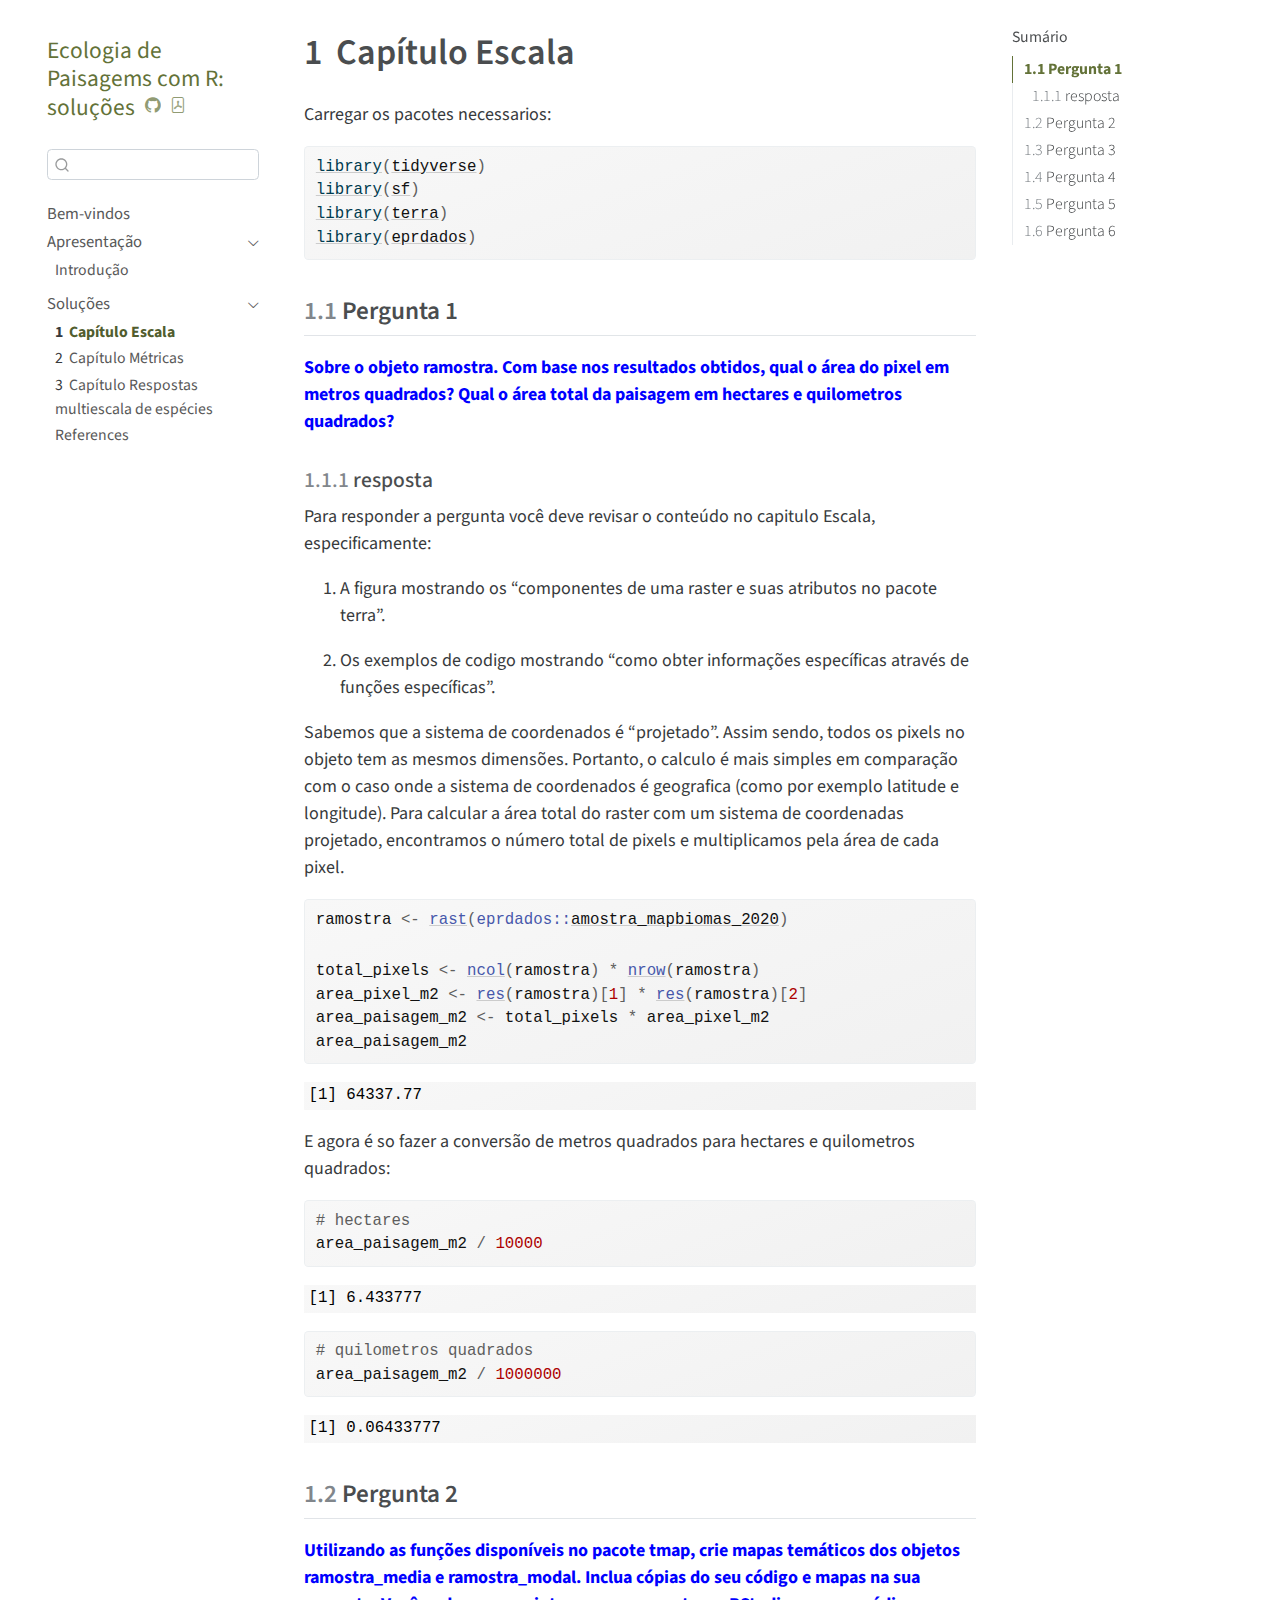
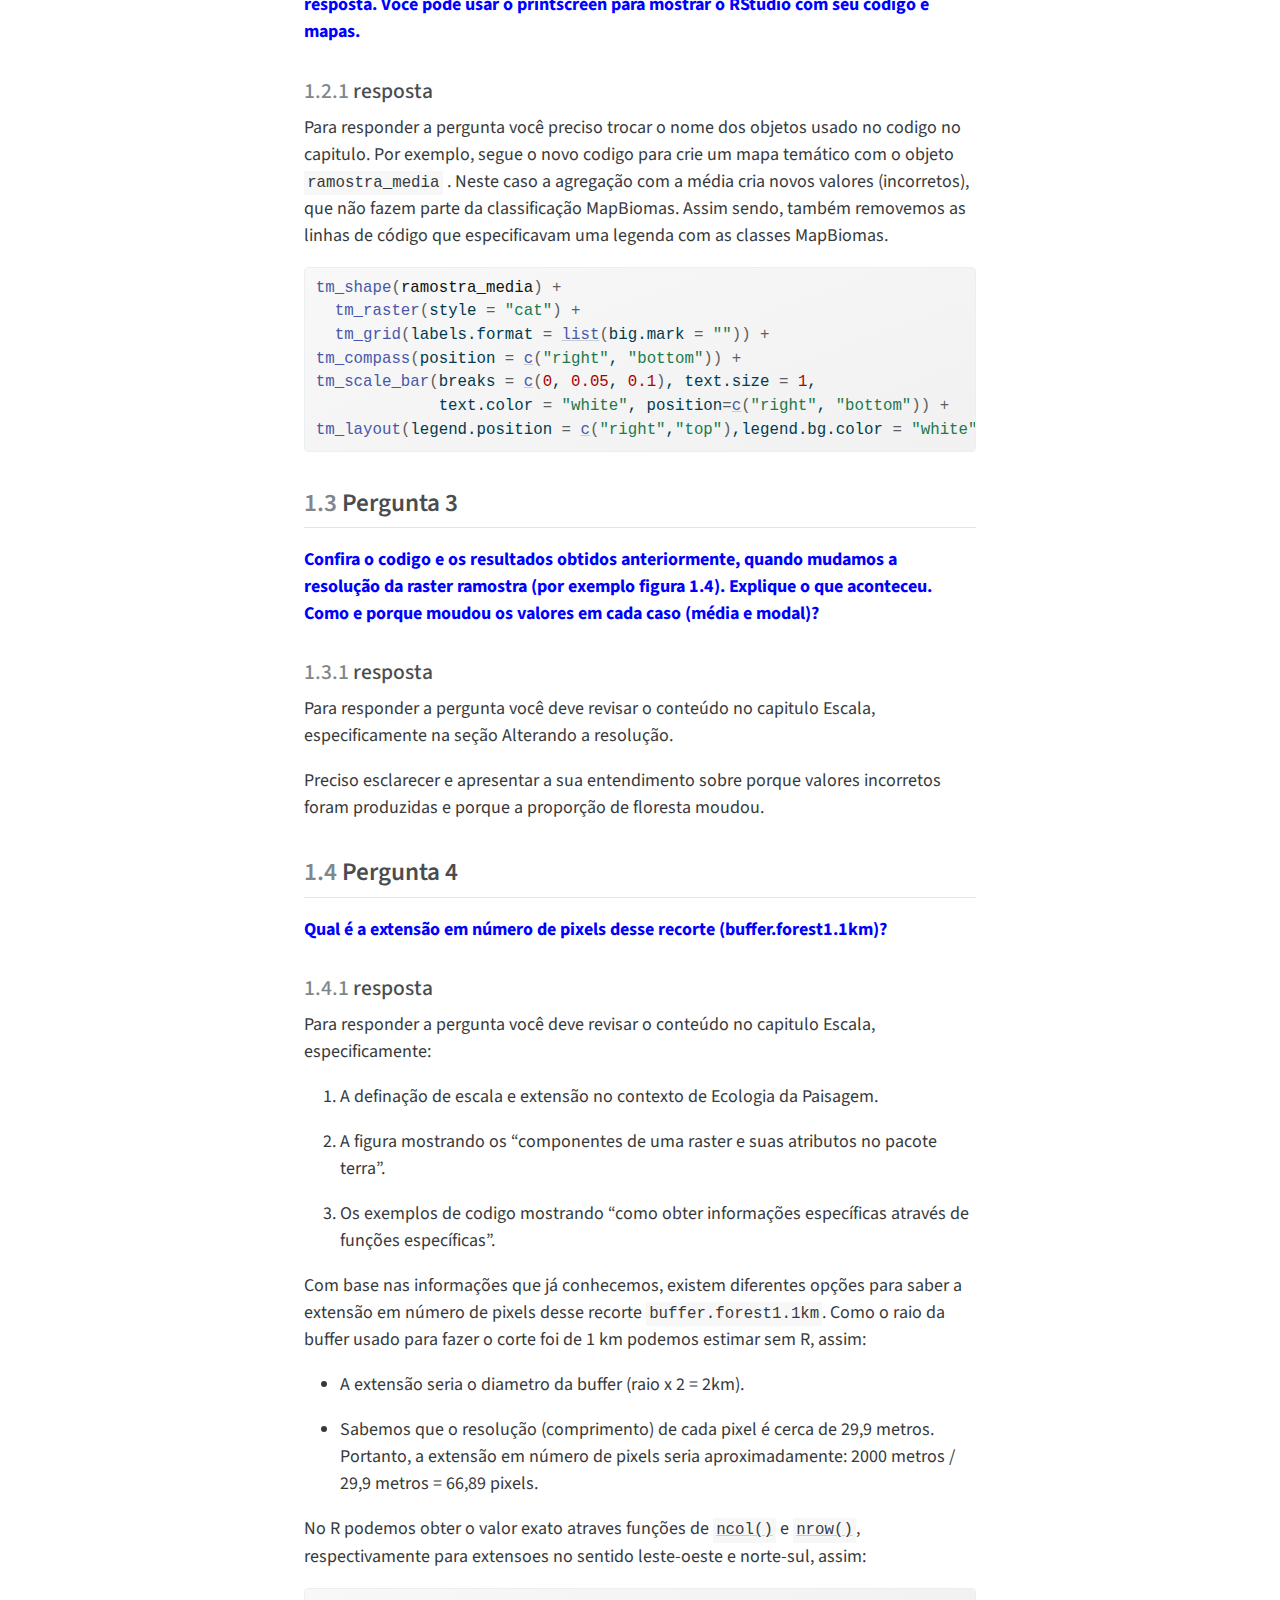
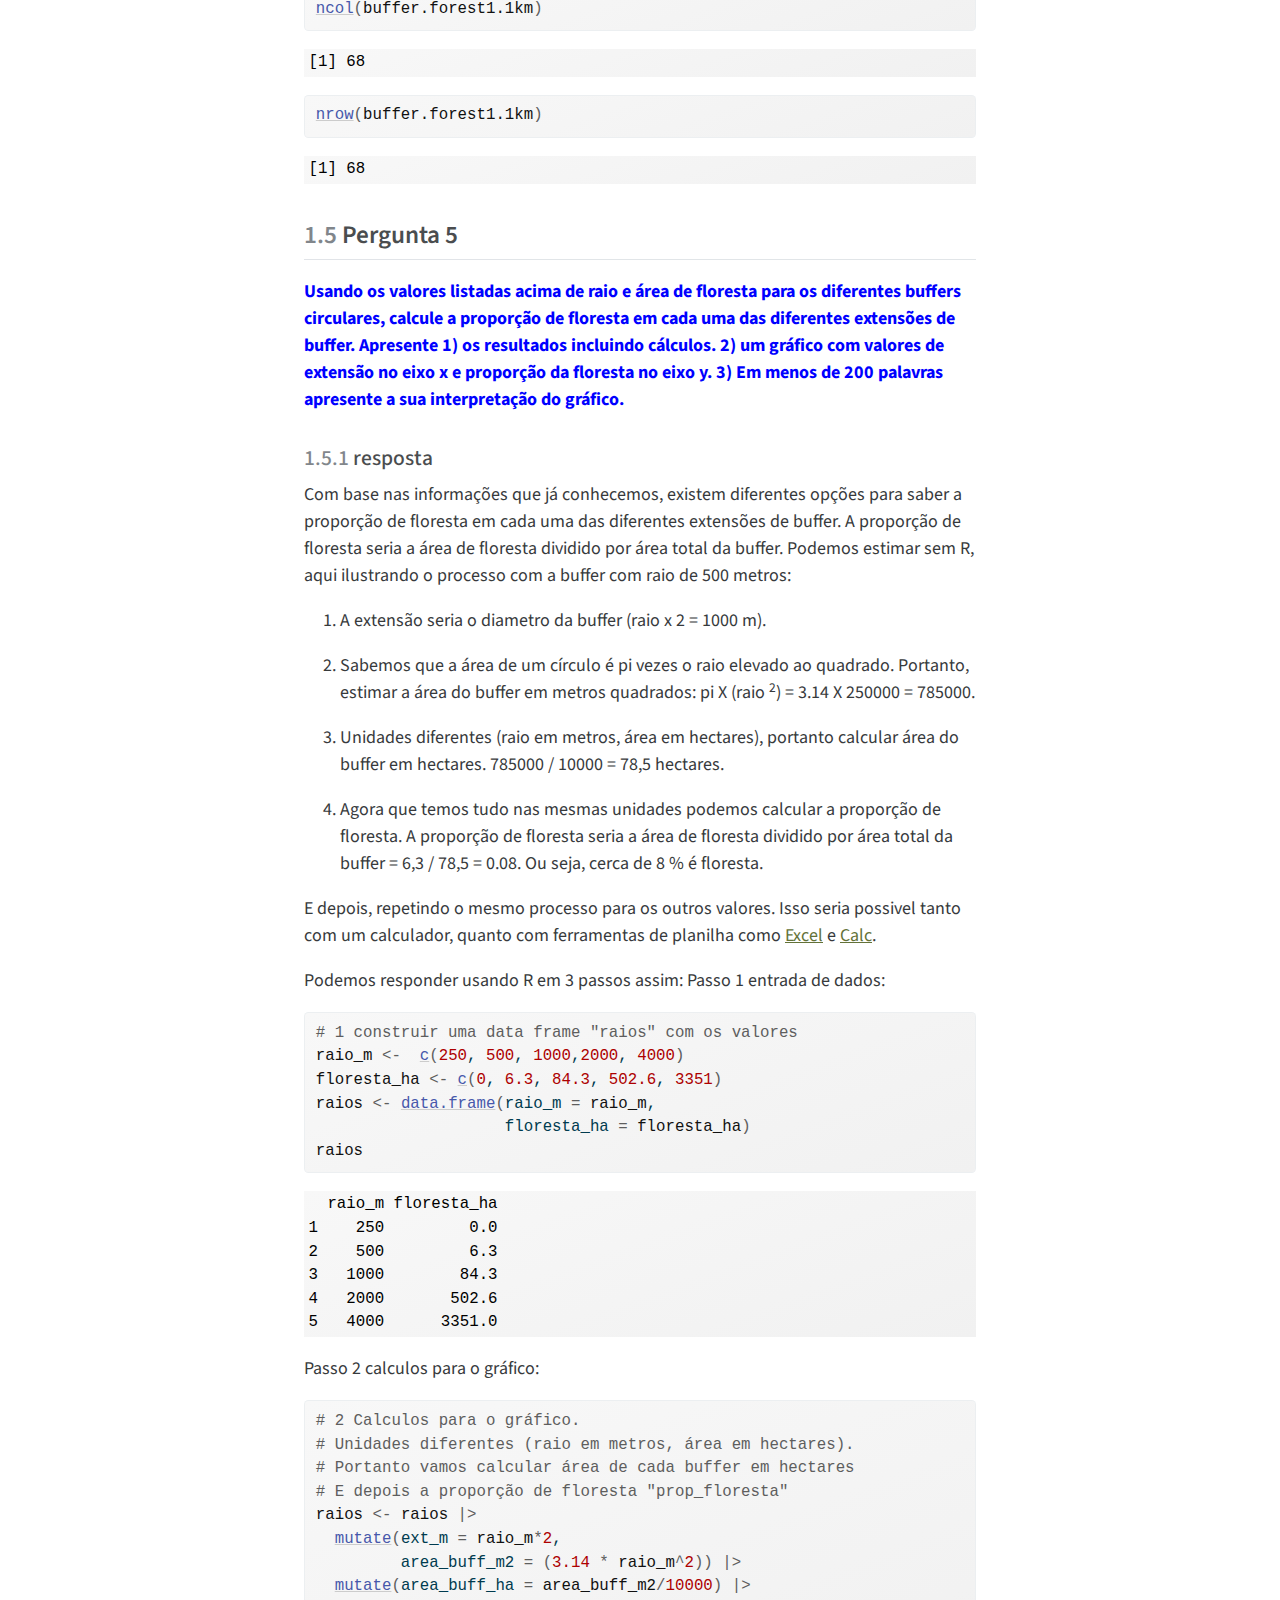
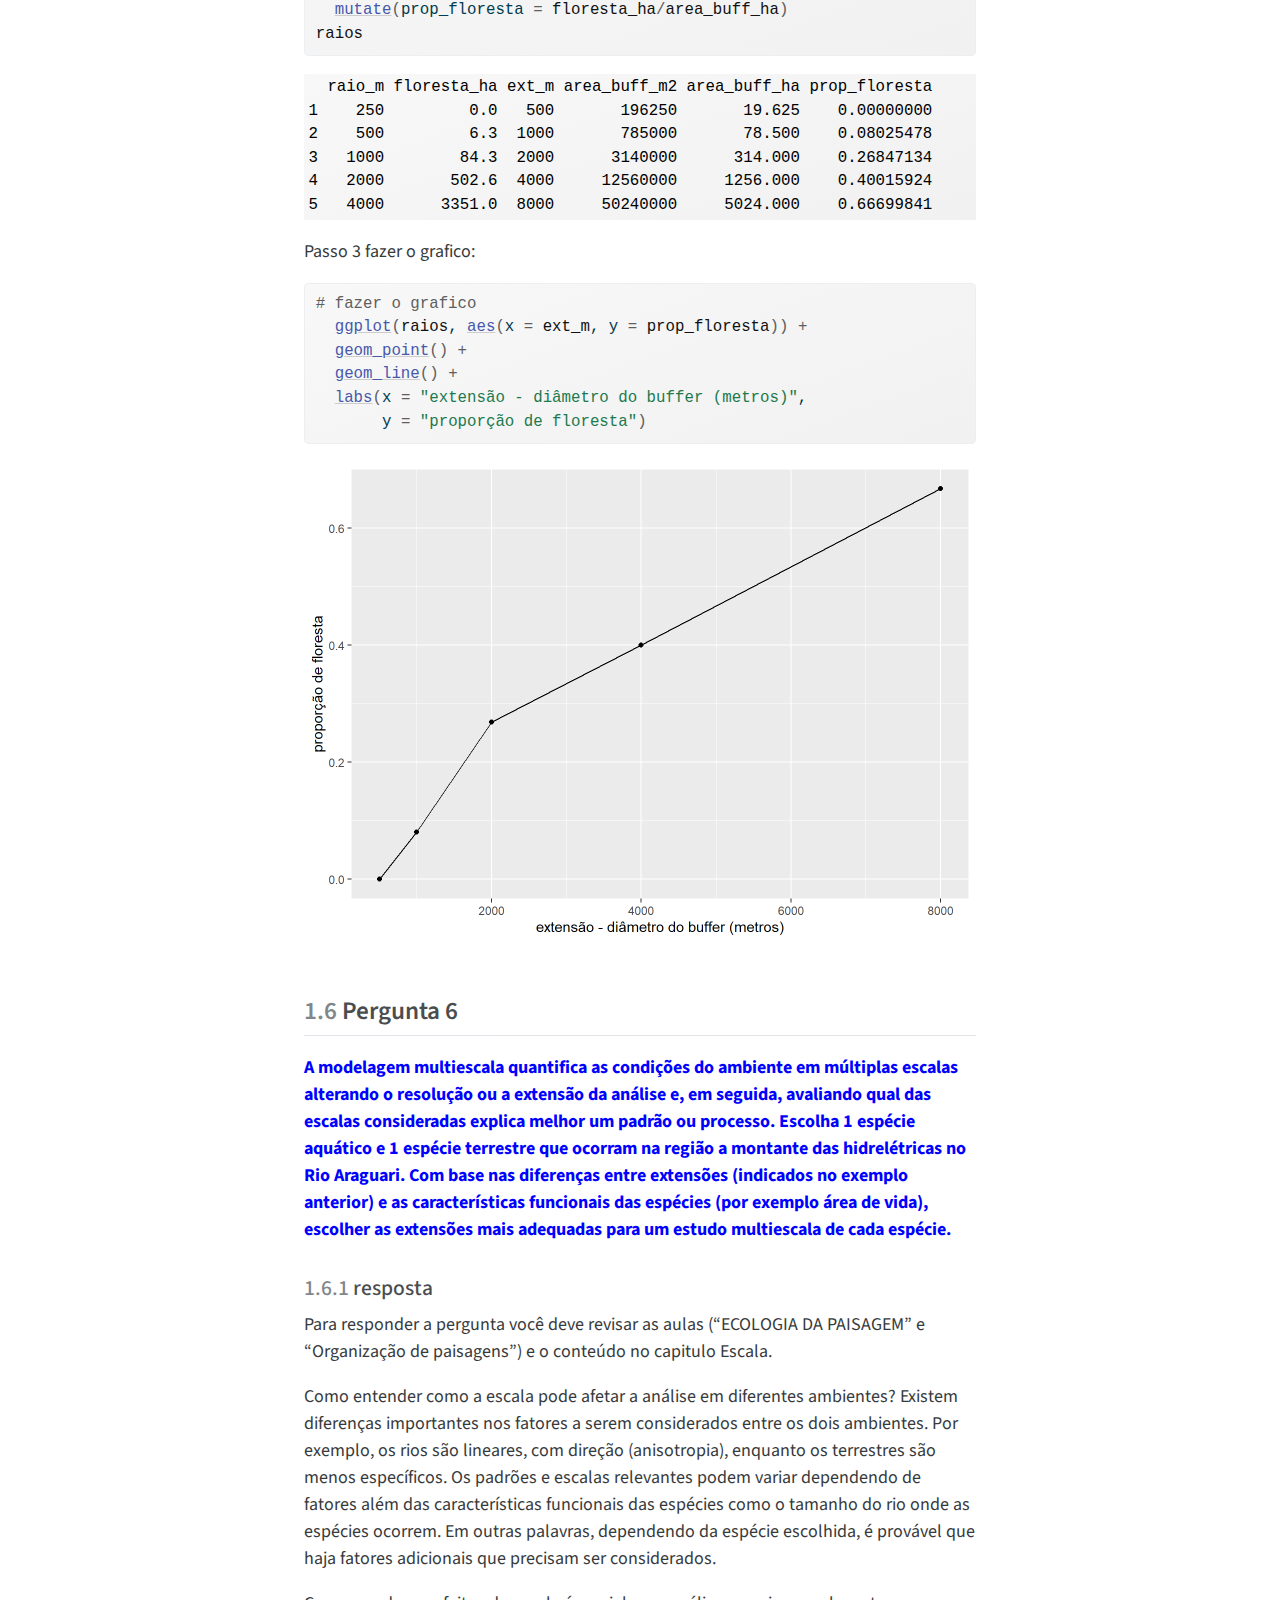
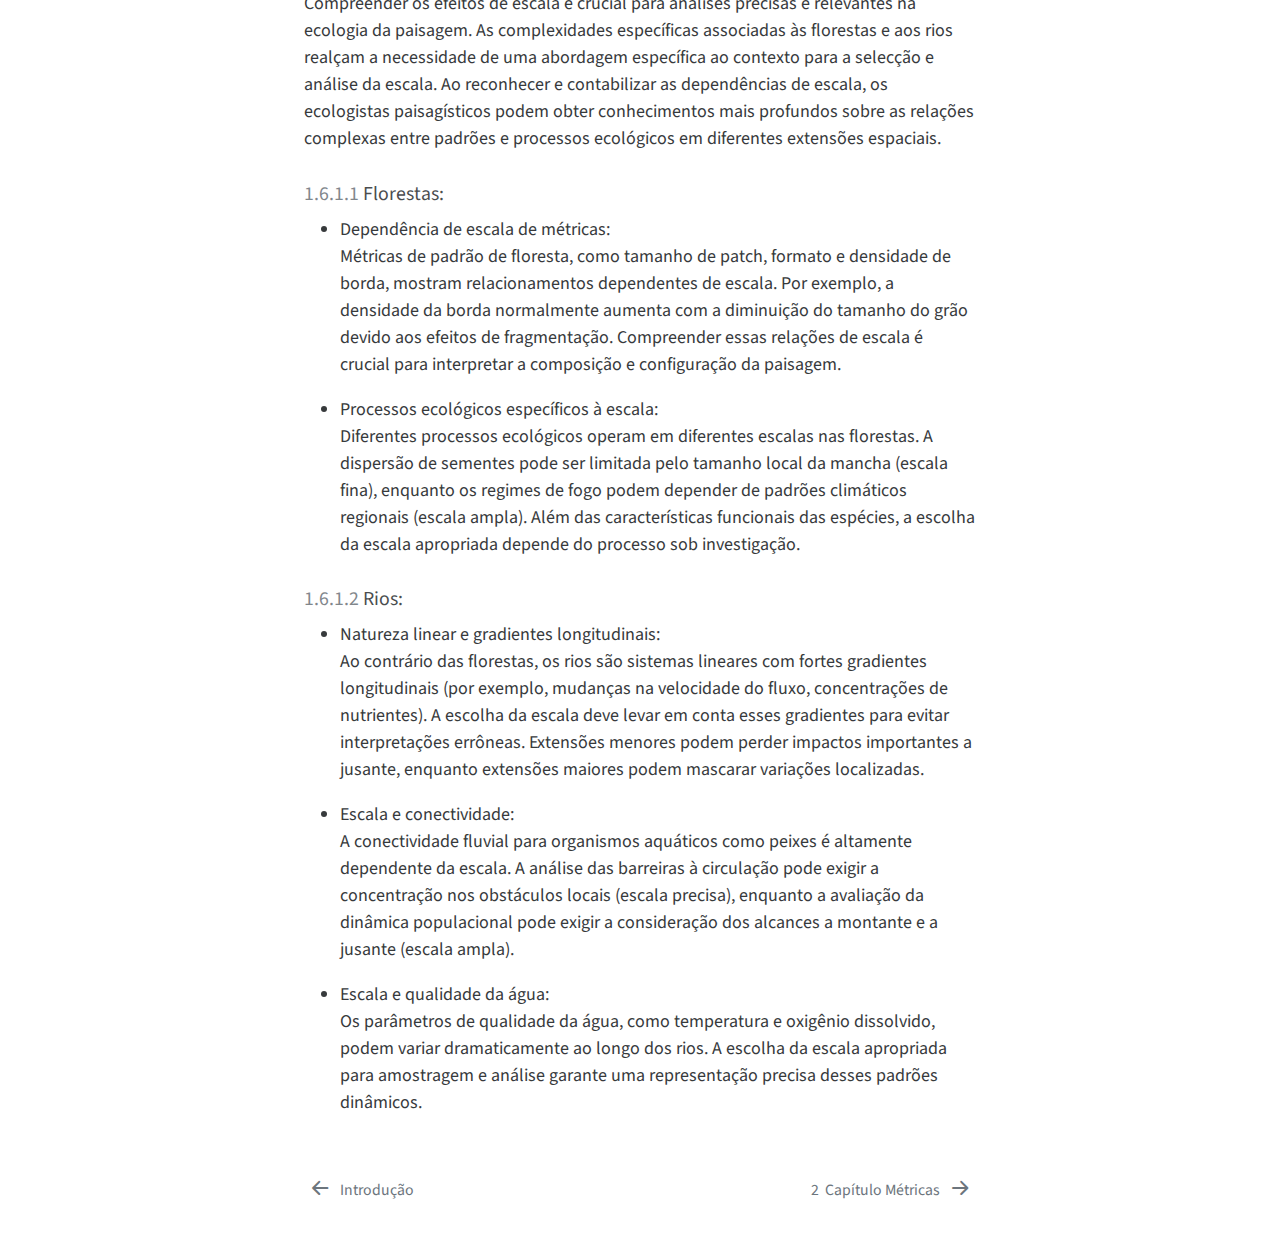
<file: docs/solutions01_escala.html>
<!DOCTYPE html>
<html xmlns="http://www.w3.org/1999/xhtml" lang="pt-BR" xml:lang="pt-BR"><head>
<meta http-equiv="Content-Type" content="text/html; charset=UTF-8">
<meta charset="utf-8">
<meta name="generator" content="quarto-1.3.340">
<meta name="viewport" content="width=device-width, initial-scale=1.0, user-scalable=yes">
<title>Ecologia de Paisagems com R: soluções - 1&nbsp; Capítulo Escala</title>
<style>
code{white-space: pre-wrap;}
span.smallcaps{font-variant: small-caps;}
div.columns{display: flex; gap: min(4vw, 1.5em);}
div.column{flex: auto; overflow-x: auto;}
div.hanging-indent{margin-left: 1.5em; text-indent: -1.5em;}
ul.task-list{list-style: none;}
ul.task-list li input[type="checkbox"] {
  width: 0.8em;
  margin: 0 0.8em 0.2em -1em; /* quarto-specific, see https://github.com/quarto-dev/quarto-cli/issues/4556 */ 
  vertical-align: middle;
}
/* CSS for syntax highlighting */
pre > code.sourceCode { white-space: pre; position: relative; }
pre > code.sourceCode > span { display: inline-block; line-height: 1.25; }
pre > code.sourceCode > span:empty { height: 1.2em; }
.sourceCode { overflow: visible; }
code.sourceCode > span { color: inherit; text-decoration: inherit; }
div.sourceCode { margin: 1em 0; }
pre.sourceCode { margin: 0; }
@media screen {
div.sourceCode { overflow: auto; }
}
@media print {
pre > code.sourceCode { white-space: pre-wrap; }
pre > code.sourceCode > span { text-indent: -5em; padding-left: 5em; }
}
pre.numberSource code
  { counter-reset: source-line 0; }
pre.numberSource code > span
  { position: relative; left: -4em; counter-increment: source-line; }
pre.numberSource code > span > a:first-child::before
  { content: counter(source-line);
    position: relative; left: -1em; text-align: right; vertical-align: baseline;
    border: none; display: inline-block;
    -webkit-touch-callout: none; -webkit-user-select: none;
    -khtml-user-select: none; -moz-user-select: none;
    -ms-user-select: none; user-select: none;
    padding: 0 4px; width: 4em;
  }
pre.numberSource { margin-left: 3em;  padding-left: 4px; }
div.sourceCode
  {   }
@media screen {
pre > code.sourceCode > span > a:first-child::before { text-decoration: underline; }
}
</style>

<script src="site_libs/quarto-nav/quarto-nav.js"></script>
<script src="site_libs/quarto-nav/headroom.min.js"></script>
<script src="site_libs/clipboard/clipboard.min.js"></script>
<script src="site_libs/quarto-search/autocomplete.umd.js"></script>
<script src="site_libs/quarto-search/fuse.min.js"></script>
<script src="site_libs/quarto-search/quarto-search.js"></script>
<meta name="quarto:offset" content="./">
<link href="./solutions02_metricas.html" rel="next">
<link href="./intro.html" rel="prev">
<script src="site_libs/quarto-html/quarto.js"></script>
<script src="site_libs/quarto-html/popper.min.js"></script>
<script src="site_libs/quarto-html/tippy.umd.min.js"></script>
<script src="site_libs/quarto-html/anchor.min.js"></script>
<link href="site_libs/quarto-html/tippy.css" rel="stylesheet">
<link href="site_libs/quarto-html/quarto-syntax-highlighting.css" rel="stylesheet" id="quarto-text-highlighting-styles">
<script src="site_libs/bootstrap/bootstrap.min.js"></script>
<link href="site_libs/bootstrap/bootstrap-icons.css" rel="stylesheet">
<link href="site_libs/bootstrap/bootstrap.min.css" rel="stylesheet" id="quarto-bootstrap" data-mode="light"><script id="quarto-search-options" type="application/json">{
  "location": "sidebar",
  "copy-button": false,
  "collapse-after": 3,
  "panel-placement": "start",
  "type": "textbox",
  "limit": 20,
  "language": {
    "search-no-results-text": "Nenhum resultado",
    "search-matching-documents-text": "documentos correspondentes",
    "search-copy-link-title": "Copiar link para a busca",
    "search-hide-matches-text": "Esconder correspondências adicionais",
    "search-more-match-text": "mais correspondência neste documento",
    "search-more-matches-text": "mais correspondências neste documento",
    "search-clear-button-title": "Limpar",
    "search-detached-cancel-button-title": "Cancelar",
    "search-submit-button-title": "Enviar"
  }
}</script>
</head>
<body class="nav-sidebar floating">

<div id="quarto-search-results"></div>
  <header id="quarto-header" class="headroom fixed-top"><nav class="quarto-secondary-nav"><div class="container-fluid d-flex">
      <button type="button" class="quarto-btn-toggle btn" data-bs-toggle="collapse" data-bs-target="#quarto-sidebar,#quarto-sidebar-glass" aria-controls="quarto-sidebar" aria-expanded="false" aria-label="Alternar barra lateral" onclick="if (window.quartoToggleHeadroom) { window.quartoToggleHeadroom(); }">
        <i class="bi bi-layout-text-sidebar-reverse"></i>
      </button>
      <nav class="quarto-page-breadcrumbs" aria-label="breadcrumb"><ol class="breadcrumb"><li class="breadcrumb-item"><a href="./solutions01_escala.html">Soluções</a></li><li class="breadcrumb-item"><a href="./solutions01_escala.html"><span class="chapter-number">1</span>&nbsp; <span class="chapter-title">Capítulo Escala</span></a></li></ol></nav>
      <a class="flex-grow-1" role="button" data-bs-toggle="collapse" data-bs-target="#quarto-sidebar,#quarto-sidebar-glass" aria-controls="quarto-sidebar" aria-expanded="false" aria-label="Alternar barra lateral" onclick="if (window.quartoToggleHeadroom) { window.quartoToggleHeadroom(); }">      
      </a>
      <button type="button" class="btn quarto-search-button" aria-label="Procurar" onclick="window.quartoOpenSearch();">
        <i class="bi bi-search"></i>
      </button>
    </div>
  </nav></header><!-- content --><div id="quarto-content" class="quarto-container page-columns page-rows-contents page-layout-article">
<!-- sidebar -->
  <nav id="quarto-sidebar" class="sidebar collapse collapse-horizontal sidebar-navigation floating overflow-auto"><div class="pt-lg-2 mt-2 text-left sidebar-header">
    <div class="sidebar-title mb-0 py-0">
      <a href="./">Ecologia de Paisagems com R: soluções</a> 
        <div class="sidebar-tools-main">
    <a href="https://github.com/darrennorris/eprsol" title="GitHub codigo fonte" class="quarto-navigation-tool px-1" aria-label="GitHub codigo fonte"><i class="bi bi-github"></i></a>
    <a href="./Ecologia-de-Paisagems-com-R--soluções.pdf" title="Download PDF" class="quarto-navigation-tool px-1" aria-label="Download PDF"><i class="bi bi-file-pdf"></i></a>
</div>
    </div>
      </div>
        <div class="mt-2 flex-shrink-0 align-items-center">
        <div class="sidebar-search">
        <div id="quarto-search" class="" title="Procurar"></div>
        </div>
        </div>
    <div class="sidebar-menu-container"> 
    <ul class="list-unstyled mt-1">
<li class="sidebar-item">
  <div class="sidebar-item-container"> 
  <a href="./index.html" class="sidebar-item-text sidebar-link">
 <span class="menu-text">Bem-vindos</span></a>
  </div>
</li>
        <li class="sidebar-item sidebar-item-section">
      <div class="sidebar-item-container"> 
            <a class="sidebar-item-text sidebar-link text-start" data-bs-toggle="collapse" data-bs-target="#quarto-sidebar-section-1" aria-expanded="true">
 <span class="menu-text">Apresentação</span></a>
          <a class="sidebar-item-toggle text-start" data-bs-toggle="collapse" data-bs-target="#quarto-sidebar-section-1" aria-expanded="true" aria-label="Alternar seção">
            <i class="bi bi-chevron-right ms-2"></i>
          </a> 
      </div>
      <ul id="quarto-sidebar-section-1" class="collapse list-unstyled sidebar-section depth1 show">
<li class="sidebar-item">
  <div class="sidebar-item-container"> 
  <a href="./intro.html" class="sidebar-item-text sidebar-link">
 <span class="menu-text">Introdução</span></a>
  </div>
</li>
      </ul>
</li>
        <li class="sidebar-item sidebar-item-section">
      <div class="sidebar-item-container"> 
            <a class="sidebar-item-text sidebar-link text-start" data-bs-toggle="collapse" data-bs-target="#quarto-sidebar-section-2" aria-expanded="true">
 <span class="menu-text">Soluções</span></a>
          <a class="sidebar-item-toggle text-start" data-bs-toggle="collapse" data-bs-target="#quarto-sidebar-section-2" aria-expanded="true" aria-label="Alternar seção">
            <i class="bi bi-chevron-right ms-2"></i>
          </a> 
      </div>
      <ul id="quarto-sidebar-section-2" class="collapse list-unstyled sidebar-section depth1 show">
<li class="sidebar-item">
  <div class="sidebar-item-container"> 
  <a href="./solutions01_escala.html" class="sidebar-item-text sidebar-link active">
 <span class="menu-text"><span class="chapter-number">1</span>&nbsp; <span class="chapter-title">Capítulo Escala</span></span></a>
  </div>
</li>
          <li class="sidebar-item">
  <div class="sidebar-item-container"> 
  <a href="./solutions02_metricas.html" class="sidebar-item-text sidebar-link">
 <span class="menu-text"><span class="chapter-number">2</span>&nbsp; <span class="chapter-title">Capítulo Métricas</span></span></a>
  </div>
</li>
          <li class="sidebar-item">
  <div class="sidebar-item-container"> 
  <a href="./solutions03_especies.html" class="sidebar-item-text sidebar-link">
 <span class="menu-text"><span class="chapter-number">3</span>&nbsp; <span class="chapter-title">Capítulo Respostas multiescala de espécies</span></span></a>
  </div>
</li>
          <li class="sidebar-item">
  <div class="sidebar-item-container"> 
  <a href="./references.html" class="sidebar-item-text sidebar-link">
 <span class="menu-text">References</span></a>
  </div>
</li>
      </ul>
</li>
    </ul>
</div>
</nav><div id="quarto-sidebar-glass" data-bs-toggle="collapse" data-bs-target="#quarto-sidebar,#quarto-sidebar-glass"></div>
<!-- margin-sidebar -->
    <div id="quarto-margin-sidebar" class="sidebar margin-sidebar">
        <nav id="TOC" role="doc-toc" class="toc-active"><h2 id="toc-title">Sumário</h2>
   
  <ul>
<li>
<a href="#pergunta-1" id="toc-pergunta-1" class="nav-link active" data-scroll-target="#pergunta-1"><span class="header-section-number">1.1</span> Pergunta 1</a>
  <ul class="collapse">
<li><a href="#resposta" id="toc-resposta" class="nav-link" data-scroll-target="#resposta"><span class="header-section-number">1.1.1</span> resposta</a></li>
  </ul>
</li>
  <li>
<a href="#pergunta-2" id="toc-pergunta-2" class="nav-link" data-scroll-target="#pergunta-2"><span class="header-section-number">1.2</span> Pergunta 2</a>
  <ul class="collapse">
<li><a href="#resposta-1" id="toc-resposta-1" class="nav-link" data-scroll-target="#resposta-1"><span class="header-section-number">1.2.1</span> resposta</a></li>
  </ul>
</li>
  <li>
<a href="#pergunta-3" id="toc-pergunta-3" class="nav-link" data-scroll-target="#pergunta-3"><span class="header-section-number">1.3</span> Pergunta 3</a>
  <ul class="collapse">
<li><a href="#resposta-2" id="toc-resposta-2" class="nav-link" data-scroll-target="#resposta-2"><span class="header-section-number">1.3.1</span> resposta</a></li>
  </ul>
</li>
  <li>
<a href="#pergunta-4" id="toc-pergunta-4" class="nav-link" data-scroll-target="#pergunta-4"><span class="header-section-number">1.4</span> Pergunta 4</a>
  <ul class="collapse">
<li><a href="#resposta-3" id="toc-resposta-3" class="nav-link" data-scroll-target="#resposta-3"><span class="header-section-number">1.4.1</span> resposta</a></li>
  </ul>
</li>
  <li>
<a href="#pergunta-5" id="toc-pergunta-5" class="nav-link" data-scroll-target="#pergunta-5"><span class="header-section-number">1.5</span> Pergunta 5</a>
  <ul class="collapse">
<li><a href="#resposta-4" id="toc-resposta-4" class="nav-link" data-scroll-target="#resposta-4"><span class="header-section-number">1.5.1</span> resposta</a></li>
  </ul>
</li>
  <li>
<a href="#pergunta-6" id="toc-pergunta-6" class="nav-link" data-scroll-target="#pergunta-6"><span class="header-section-number">1.6</span> Pergunta 6</a>
  <ul class="collapse">
<li><a href="#resposta-5" id="toc-resposta-5" class="nav-link" data-scroll-target="#resposta-5"><span class="header-section-number">1.6.1</span> resposta</a></li>
  </ul>
</li>
  </ul></nav>
    </div>
<!-- main -->
<main class="content" id="quarto-document-content"><header id="title-block-header" class="quarto-title-block default"><div class="quarto-title">
<h1 class="title">
<span class="chapter-number">1</span>&nbsp; <span class="chapter-title">Capítulo Escala</span>
</h1>
</div>



<div class="quarto-title-meta">

    
  
    
  </div>
  

</header><p>Carregar os pacotes necessarios:</p>
<div class="cell">
<div class="sourceCode" id="cb1"><pre class="downlit sourceCode r code-with-copy"><code class="sourceCode R"><span><span class="kw"><a href="https://rdrr.io/r/base/library.html">library</a></span><span class="op">(</span><span class="va"><a href="https://tidyverse.tidyverse.org">tidyverse</a></span><span class="op">)</span></span>
<span><span class="kw"><a href="https://rdrr.io/r/base/library.html">library</a></span><span class="op">(</span><span class="va"><a href="https://r-spatial.github.io/sf/">sf</a></span><span class="op">)</span></span>
<span><span class="kw"><a href="https://rdrr.io/r/base/library.html">library</a></span><span class="op">(</span><span class="va"><a href="https://rspatial.org/">terra</a></span><span class="op">)</span></span>
<span><span class="kw"><a href="https://rdrr.io/r/base/library.html">library</a></span><span class="op">(</span><span class="va"><a href="https://darrennorris.github.io/eprdados/">eprdados</a></span><span class="op">)</span></span></code><button title="Copiar para a área de transferência" class="code-copy-button"><i class="bi"></i></button></pre></div>
</div>
<section id="pergunta-1" class="level2" data-number="1.1"><h2 data-number="1.1" class="anchored" data-anchor-id="pergunta-1">
<span class="header-section-number">1.1</span> Pergunta 1</h2>
<p><span style=" font-weight: bold;    color: blue !important;">Sobre o objeto ramostra. Com base nos resultados obtidos, qual o área do pixel em metros quadrados? Qual o área total da paisagem em hectares e quilometros quadrados?</span></p>
<section id="resposta" class="level3" data-number="1.1.1"><h3 data-number="1.1.1" class="anchored" data-anchor-id="resposta">
<span class="header-section-number">1.1.1</span> resposta</h3>
<p>Para responder a pergunta você deve revisar o conteúdo no capitulo Escala, especificamente:</p>
<ol type="1">
<li><p>A figura mostrando os “componentes de uma raster e suas atributos no pacote terra”.</p></li>
<li><p>Os exemplos de codigo mostrando “como obter informações específicas através de funções específicas”.</p></li>
</ol>
<p>Sabemos que a sistema de coordenados é “projetado”. Assim sendo, todos os pixels no objeto tem as mesmos dimensões. Portanto, o calculo é mais simples em comparação com o caso onde a sistema de coordenados é geografica (como por exemplo latitude e longitude). Para calcular a área total do raster com um sistema de coordenadas projetado, encontramos o número total de pixels e multiplicamos pela área de cada pixel.</p>
<div class="cell">
<div class="sourceCode" id="cb2"><pre class="downlit sourceCode r code-with-copy"><code class="sourceCode R"><span><span class="va">ramostra</span> <span class="op">&lt;-</span> <span class="fu"><a href="https://rdrr.io/pkg/terra/man/rast.html">rast</a></span><span class="op">(</span><span class="fu">eprdados</span><span class="fu">::</span><span class="va"><a href="https://darrennorris.github.io/eprdados/reference/amostra_mapbiomas_2020.html">amostra_mapbiomas_2020</a></span><span class="op">)</span></span>
<span></span>
<span><span class="va">total_pixels</span> <span class="op">&lt;-</span> <span class="fu"><a href="https://rdrr.io/pkg/terra/man/dimensions.html">ncol</a></span><span class="op">(</span><span class="va">ramostra</span><span class="op">)</span> <span class="op">*</span> <span class="fu"><a href="https://rdrr.io/pkg/terra/man/dimensions.html">nrow</a></span><span class="op">(</span><span class="va">ramostra</span><span class="op">)</span></span>
<span><span class="va">area_pixel_m2</span> <span class="op">&lt;-</span> <span class="fu"><a href="https://rdrr.io/pkg/terra/man/dimensions.html">res</a></span><span class="op">(</span><span class="va">ramostra</span><span class="op">)</span><span class="op">[</span><span class="fl">1</span><span class="op">]</span> <span class="op">*</span> <span class="fu"><a href="https://rdrr.io/pkg/terra/man/dimensions.html">res</a></span><span class="op">(</span><span class="va">ramostra</span><span class="op">)</span><span class="op">[</span><span class="fl">2</span><span class="op">]</span></span>
<span><span class="va">area_paisagem_m2</span> <span class="op">&lt;-</span> <span class="va">total_pixels</span> <span class="op">*</span> <span class="va">area_pixel_m2</span></span>
<span><span class="va">area_paisagem_m2</span></span></code><button title="Copiar para a área de transferência" class="code-copy-button"><i class="bi"></i></button></pre></div>
<div class="cell-output cell-output-stdout">
<pre><code>[1] 64337.77</code></pre>
</div>
</div>
<p>E agora é so fazer a conversão de metros quadrados para hectares e quilometros quadrados:</p>
<div class="cell">
<div class="sourceCode" id="cb4"><pre class="downlit sourceCode r code-with-copy"><code class="sourceCode R"><span><span class="co"># hectares</span></span>
<span><span class="va">area_paisagem_m2</span> <span class="op">/</span> <span class="fl">10000</span></span></code><button title="Copiar para a área de transferência" class="code-copy-button"><i class="bi"></i></button></pre></div>
<div class="cell-output cell-output-stdout">
<pre><code>[1] 6.433777</code></pre>
</div>
<div class="sourceCode" id="cb6"><pre class="downlit sourceCode r code-with-copy"><code class="sourceCode R"><span><span class="co"># quilometros quadrados</span></span>
<span><span class="va">area_paisagem_m2</span> <span class="op">/</span> <span class="fl">1000000</span></span></code><button title="Copiar para a área de transferência" class="code-copy-button"><i class="bi"></i></button></pre></div>
<div class="cell-output cell-output-stdout">
<pre><code>[1] 0.06433777</code></pre>
</div>
</div>
</section></section><section id="pergunta-2" class="level2" data-number="1.2"><h2 data-number="1.2" class="anchored" data-anchor-id="pergunta-2">
<span class="header-section-number">1.2</span> Pergunta 2</h2>
<p><span style=" font-weight: bold;    color: blue !important;">Utilizando as funções disponíveis no pacote tmap, crie mapas temáticos dos objetos ramostra_media e ramostra_modal. Inclua cópias do seu código e mapas na sua resposta. Você pode usar o printscreen para mostrar o RStudio com seu código e mapas.</span></p>
<section id="resposta-1" class="level3" data-number="1.2.1"><h3 data-number="1.2.1" class="anchored" data-anchor-id="resposta-1">
<span class="header-section-number">1.2.1</span> resposta</h3>
<p>Para responder a pergunta você preciso trocar o nome dos objetos usado no codigo no capitulo. Por exemplo, segue o novo codigo para crie um mapa temático com o objeto <code>ramostra_media</code> . Neste caso a agregação com a média cria novos valores (incorretos), que não fazem parte da classificação MapBiomas. Assim sendo, também removemos as linhas de código que especificavam uma legenda com as classes MapBiomas.</p>
<div class="cell">
<div class="sourceCode" id="cb8"><pre class="downlit sourceCode r code-with-copy"><code class="sourceCode R"><span><span class="fu">tm_shape</span><span class="op">(</span><span class="va">ramostra_media</span><span class="op">)</span> <span class="op">+</span> </span>
<span>  <span class="fu">tm_raster</span><span class="op">(</span>style <span class="op">=</span> <span class="st">"cat"</span><span class="op">)</span> <span class="op">+</span> </span>
<span>  <span class="fu">tm_grid</span><span class="op">(</span>labels.format <span class="op">=</span> <span class="fu"><a href="https://rdrr.io/r/base/list.html">list</a></span><span class="op">(</span>big.mark <span class="op">=</span> <span class="st">""</span><span class="op">)</span><span class="op">)</span> <span class="op">+</span></span>
<span><span class="fu">tm_compass</span><span class="op">(</span>position <span class="op">=</span> <span class="fu"><a href="https://rdrr.io/r/base/c.html">c</a></span><span class="op">(</span><span class="st">"right"</span>, <span class="st">"bottom"</span><span class="op">)</span><span class="op">)</span> <span class="op">+</span></span>
<span><span class="fu">tm_scale_bar</span><span class="op">(</span>breaks <span class="op">=</span> <span class="fu"><a href="https://rdrr.io/r/base/c.html">c</a></span><span class="op">(</span><span class="fl">0</span>, <span class="fl">0.05</span>, <span class="fl">0.1</span><span class="op">)</span>, text.size <span class="op">=</span> <span class="fl">1</span>, </span>
<span>             text.color <span class="op">=</span> <span class="st">"white"</span>, position<span class="op">=</span><span class="fu"><a href="https://rdrr.io/r/base/c.html">c</a></span><span class="op">(</span><span class="st">"right"</span>, <span class="st">"bottom"</span><span class="op">)</span><span class="op">)</span> <span class="op">+</span> </span>
<span><span class="fu">tm_layout</span><span class="op">(</span>legend.position <span class="op">=</span> <span class="fu"><a href="https://rdrr.io/r/base/c.html">c</a></span><span class="op">(</span><span class="st">"right"</span>,<span class="st">"top"</span><span class="op">)</span>,legend.bg.color <span class="op">=</span> <span class="st">"white"</span><span class="op">)</span></span></code><button title="Copiar para a área de transferência" class="code-copy-button"><i class="bi"></i></button></pre></div>
</div>
</section></section><section id="pergunta-3" class="level2" data-number="1.3"><h2 data-number="1.3" class="anchored" data-anchor-id="pergunta-3">
<span class="header-section-number">1.3</span> Pergunta 3</h2>
<p><span style=" font-weight: bold;    color: blue !important;">Confira o codigo e os resultados obtidos anteriormente, quando mudamos a resolução da raster ramostra (por exemplo figura 1.4). Explique o que aconteceu. Como e porque moudou os valores em cada caso (média e modal)?</span></p>
<section id="resposta-2" class="level3" data-number="1.3.1"><h3 data-number="1.3.1" class="anchored" data-anchor-id="resposta-2">
<span class="header-section-number">1.3.1</span> resposta</h3>
<p>Para responder a pergunta você deve revisar o conteúdo no capitulo Escala, especificamente na seção Alterando a resolução.</p>
<p>Preciso esclarecer e apresentar a sua entendimento sobre porque valores incorretos foram produzidas e porque a proporção de floresta moudou.</p>
</section></section><section id="pergunta-4" class="level2" data-number="1.4"><h2 data-number="1.4" class="anchored" data-anchor-id="pergunta-4">
<span class="header-section-number">1.4</span> Pergunta 4</h2>
<p><span style=" font-weight: bold;    color: blue !important;">Qual é a extensão em número de pixels desse recorte (buffer.forest1.1km)?</span></p>
<section id="resposta-3" class="level3" data-number="1.4.1"><h3 data-number="1.4.1" class="anchored" data-anchor-id="resposta-3">
<span class="header-section-number">1.4.1</span> resposta</h3>
<p>Para responder a pergunta você deve revisar o conteúdo no capitulo Escala, especificamente:</p>
<ol type="1">
<li><p>A definação de escala e extensão no contexto de Ecologia da Paisagem.</p></li>
<li><p>A figura mostrando os “componentes de uma raster e suas atributos no pacote terra”.</p></li>
<li><p>Os exemplos de codigo mostrando “como obter informações específicas através de funções específicas”.</p></li>
</ol>
<p>Com base nas informações que já conhecemos, existem diferentes opções para saber a extensão em número de pixels desse recorte <code>buffer.forest1.1km</code>. Como o raio da buffer usado para fazer o corte foi de 1 km podemos estimar sem R, assim:</p>
<ul>
<li><p>A extensão seria o diametro da buffer (raio x 2 = 2km).</p></li>
<li><p>Sabemos que o resolução (comprimento) de cada pixel é cerca de 29,9 metros. Portanto, a extensão em número de pixels seria aproximadamente: 2000 metros / 29,9 metros = 66,89 pixels.</p></li>
</ul>
<p>No R podemos obter o valor exato atraves funções de <code><a href="https://rdrr.io/pkg/terra/man/dimensions.html">ncol()</a></code> e <code><a href="https://rdrr.io/pkg/terra/man/dimensions.html">nrow()</a></code>, respectivamente para extensoes no sentido leste-oeste e norte-sul, assim:</p>
<div class="cell">
<div class="sourceCode" id="cb9"><pre class="downlit sourceCode r code-with-copy"><code class="sourceCode R"><span><span class="fu"><a href="https://rdrr.io/pkg/terra/man/dimensions.html">ncol</a></span><span class="op">(</span><span class="va">buffer.forest1.1km</span><span class="op">)</span></span></code><button title="Copiar para a área de transferência" class="code-copy-button"><i class="bi"></i></button></pre></div>
<div class="cell-output cell-output-stdout">
<pre><code>[1] 68</code></pre>
</div>
<div class="sourceCode" id="cb11"><pre class="downlit sourceCode r code-with-copy"><code class="sourceCode R"><span><span class="fu"><a href="https://rdrr.io/pkg/terra/man/dimensions.html">nrow</a></span><span class="op">(</span><span class="va">buffer.forest1.1km</span><span class="op">)</span></span></code><button title="Copiar para a área de transferência" class="code-copy-button"><i class="bi"></i></button></pre></div>
<div class="cell-output cell-output-stdout">
<pre><code>[1] 68</code></pre>
</div>
</div>
</section></section><section id="pergunta-5" class="level2" data-number="1.5"><h2 data-number="1.5" class="anchored" data-anchor-id="pergunta-5">
<span class="header-section-number">1.5</span> Pergunta 5</h2>
<p><span style=" font-weight: bold;    color: blue !important;">Usando os valores listadas acima de raio e área de floresta para os diferentes buffers circulares, calcule a proporção de floresta em cada uma das diferentes extensões de buffer. Apresente 1) os resultados incluindo cálculos. 2) um gráfico com valores de extensão no eixo x e proporção da floresta no eixo y. 3) Em menos de 200 palavras apresente a sua interpretação do gráfico.</span></p>
<section id="resposta-4" class="level3" data-number="1.5.1"><h3 data-number="1.5.1" class="anchored" data-anchor-id="resposta-4">
<span class="header-section-number">1.5.1</span> resposta</h3>
<p>Com base nas informações que já conhecemos, existem diferentes opções para saber a proporção de floresta em cada uma das diferentes extensões de buffer. A proporção de floresta seria a área de floresta dividido por área total da buffer. Podemos estimar sem R, aqui ilustrando o processo com a buffer com raio de 500 metros:</p>
<ol type="1">
<li><p>A extensão seria o diametro da buffer (raio x 2 = 1000 m).</p></li>
<li><p>Sabemos que a área de um círculo é pi vezes o raio elevado ao quadrado. Portanto, estimar a área do buffer em metros quadrados: pi X (raio <sup>2</sup>) = 3.14 X 250000 = 785000.</p></li>
<li><p>Unidades diferentes (raio em metros, área em hectares), portanto calcular área do buffer em hectares. 785000 / 10000 = 78,5 hectares.</p></li>
<li><p>Agora que temos tudo nas mesmas unidades podemos calcular a proporção de floresta. A proporção de floresta seria a área de floresta dividido por área total da buffer = 6,3 / 78,5 = 0.08. Ou seja, cerca de 8 % é floresta.</p></li>
</ol>
<p>E depois, repetindo o mesmo processo para os outros valores. Isso seria possivel tanto com um calculador, quanto com ferramentas de planilha como <a href="https://www.microsoft.com/pt-br/microsoft-365/excel">Excel</a> e <a href="https://pt.libreoffice.org/descobrir/calc/">Calc</a>.</p>
<p>Podemos responder usando R em 3 passos assim: Passo 1 entrada de dados:</p>
<div class="cell">
<div class="sourceCode" id="cb13"><pre class="downlit sourceCode r code-with-copy"><code class="sourceCode R"><span><span class="co"># 1 construir uma data frame "raios" com os valores</span></span>
<span><span class="va">raio_m</span> <span class="op">&lt;-</span>  <span class="fu"><a href="https://rdrr.io/r/base/c.html">c</a></span><span class="op">(</span><span class="fl">250</span>, <span class="fl">500</span>, <span class="fl">1000</span>,<span class="fl">2000</span>, <span class="fl">4000</span><span class="op">)</span></span>
<span><span class="va">floresta_ha</span> <span class="op">&lt;-</span> <span class="fu"><a href="https://rdrr.io/r/base/c.html">c</a></span><span class="op">(</span><span class="fl">0</span>, <span class="fl">6.3</span>, <span class="fl">84.3</span>, <span class="fl">502.6</span>, <span class="fl">3351</span><span class="op">)</span> </span>
<span><span class="va">raios</span> <span class="op">&lt;-</span> <span class="fu"><a href="https://rdrr.io/r/base/data.frame.html">data.frame</a></span><span class="op">(</span>raio_m <span class="op">=</span> <span class="va">raio_m</span>, </span>
<span>                    floresta_ha <span class="op">=</span> <span class="va">floresta_ha</span><span class="op">)</span></span>
<span><span class="va">raios</span></span></code><button title="Copiar para a área de transferência" class="code-copy-button"><i class="bi"></i></button></pre></div>
<div class="cell-output cell-output-stdout">
<pre><code>  raio_m floresta_ha
1    250         0.0
2    500         6.3
3   1000        84.3
4   2000       502.6
5   4000      3351.0</code></pre>
</div>
</div>
<p>Passo 2 calculos para o gráfico:</p>
<div class="cell">
<div class="sourceCode" id="cb15"><pre class="downlit sourceCode r code-with-copy"><code class="sourceCode R"><span><span class="co"># 2 Calculos para o gráfico.</span></span>
<span><span class="co"># Unidades diferentes (raio em metros, área em hectares). </span></span>
<span><span class="co"># Portanto vamos calcular área de cada buffer em hectares</span></span>
<span><span class="co"># E depois a proporção de floresta "prop_floresta"</span></span>
<span><span class="va">raios</span> <span class="op">&lt;-</span> <span class="va">raios</span> <span class="op">|&gt;</span> </span>
<span>  <span class="fu"><a href="https://dplyr.tidyverse.org/reference/mutate.html">mutate</a></span><span class="op">(</span>ext_m <span class="op">=</span> <span class="va">raio_m</span><span class="op">*</span><span class="fl">2</span>, </span>
<span>         area_buff_m2 <span class="op">=</span> <span class="op">(</span><span class="fl">3.14</span> <span class="op">*</span> <span class="va">raio_m</span><span class="op">^</span><span class="fl">2</span><span class="op">)</span><span class="op">)</span> <span class="op">|&gt;</span> </span>
<span>  <span class="fu"><a href="https://dplyr.tidyverse.org/reference/mutate.html">mutate</a></span><span class="op">(</span>area_buff_ha <span class="op">=</span> <span class="va">area_buff_m2</span><span class="op">/</span><span class="fl">10000</span><span class="op">)</span> <span class="op">|&gt;</span> </span>
<span>  <span class="fu"><a href="https://dplyr.tidyverse.org/reference/mutate.html">mutate</a></span><span class="op">(</span>prop_floresta <span class="op">=</span> <span class="va">floresta_ha</span><span class="op">/</span><span class="va">area_buff_ha</span><span class="op">)</span> </span>
<span><span class="va">raios</span></span></code><button title="Copiar para a área de transferência" class="code-copy-button"><i class="bi"></i></button></pre></div>
<div class="cell-output cell-output-stdout">
<pre><code>  raio_m floresta_ha ext_m area_buff_m2 area_buff_ha prop_floresta
1    250         0.0   500       196250       19.625    0.00000000
2    500         6.3  1000       785000       78.500    0.08025478
3   1000        84.3  2000      3140000      314.000    0.26847134
4   2000       502.6  4000     12560000     1256.000    0.40015924
5   4000      3351.0  8000     50240000     5024.000    0.66699841</code></pre>
</div>
</div>
<p>Passo 3 fazer o grafico:</p>
<div class="cell">
<div class="sourceCode" id="cb17"><pre class="downlit sourceCode r code-with-copy"><code class="sourceCode R"><span><span class="co"># fazer o grafico</span></span>
<span>  <span class="fu"><a href="https://ggplot2.tidyverse.org/reference/ggplot.html">ggplot</a></span><span class="op">(</span><span class="va">raios</span>, <span class="fu"><a href="https://ggplot2.tidyverse.org/reference/aes.html">aes</a></span><span class="op">(</span>x <span class="op">=</span> <span class="va">ext_m</span>, y <span class="op">=</span> <span class="va">prop_floresta</span><span class="op">)</span><span class="op">)</span> <span class="op">+</span> </span>
<span>  <span class="fu"><a href="https://ggplot2.tidyverse.org/reference/geom_point.html">geom_point</a></span><span class="op">(</span><span class="op">)</span> <span class="op">+</span> </span>
<span>  <span class="fu"><a href="https://ggplot2.tidyverse.org/reference/geom_path.html">geom_line</a></span><span class="op">(</span><span class="op">)</span> <span class="op">+</span></span>
<span>  <span class="fu"><a href="https://ggplot2.tidyverse.org/reference/labs.html">labs</a></span><span class="op">(</span>x <span class="op">=</span> <span class="st">"extensão - diâmetro do buffer (metros)"</span>, </span>
<span>       y <span class="op">=</span> <span class="st">"proporção de floresta"</span><span class="op">)</span></span></code><button title="Copiar para a área de transferência" class="code-copy-button"><i class="bi"></i></button></pre></div>
<div class="cell-output-display">
<p><img src="solutions01_escala_files/figure-html/unnamed-chunk-10-1.png" class="img-fluid" width="672"></p>
</div>
</div>
</section></section><section id="pergunta-6" class="level2" data-number="1.6"><h2 data-number="1.6" class="anchored" data-anchor-id="pergunta-6">
<span class="header-section-number">1.6</span> Pergunta 6</h2>
<p><span style=" font-weight: bold;    color: blue !important;">A modelagem multiescala quantifica as condições do ambiente em múltiplas escalas alterando o resolução ou a extensão da análise e, em seguida, avaliando qual das escalas consideradas explica melhor um padrão ou processo. Escolha 1 espécie aquático e 1 espécie terrestre que ocorram na região a montante das hidrelétricas no Rio Araguari. Com base nas diferenças entre extensões (indicados no exemplo anterior) e as características funcionais das espécies (por exemplo área de vida), escolher as extensões mais adequadas para um estudo multiescala de cada espécie.</span></p>
<section id="resposta-5" class="level3" data-number="1.6.1"><h3 data-number="1.6.1" class="anchored" data-anchor-id="resposta-5">
<span class="header-section-number">1.6.1</span> resposta</h3>
<p>Para responder a pergunta você deve revisar as aulas (“ECOLOGIA DA PAISAGEM” e “Organização de paisagens”) e o conteúdo no capitulo Escala.</p>
<p>Como entender como a escala pode afetar a análise em diferentes ambientes? Existem diferenças importantes nos fatores a serem considerados entre os dois ambientes. Por exemplo, os rios são lineares, com direção (anisotropia), enquanto os terrestres são menos específicos. Os padrões e escalas relevantes podem variar dependendo de fatores além das características funcionais das espécies como o tamanho do rio onde as espécies ocorrem. Em outras palavras, dependendo da espécie escolhida, é provável que haja fatores adicionais que precisam ser considerados.</p>
<p>Compreender os efeitos de escala é crucial para análises precisas e relevantes na ecologia da paisagem. As complexidades específicas associadas às florestas e aos rios realçam a necessidade de uma abordagem específica ao contexto para a selecção e análise da escala. Ao reconhecer e contabilizar as dependências de escala, os ecologistas paisagísticos podem obter conhecimentos mais profundos sobre as relações complexas entre padrões e processos ecológicos em diferentes extensões espaciais.</p>
<section id="florestas" class="level4" data-number="1.6.1.1"><h4 data-number="1.6.1.1" class="anchored" data-anchor-id="florestas">
<span class="header-section-number">1.6.1.1</span> Florestas:</h4>
<ul>
<li><p>Dependência de escala de métricas:<br>
Métricas de padrão de floresta, como tamanho de patch, formato e densidade de borda, mostram relacionamentos dependentes de escala. Por exemplo, a densidade da borda normalmente aumenta com a diminuição do tamanho do grão devido aos efeitos de fragmentação. Compreender essas relações de escala é crucial para interpretar a composição e configuração da paisagem.</p></li>
<li><p>Processos ecológicos específicos à escala:<br>
Diferentes processos ecológicos operam em diferentes escalas nas florestas. A dispersão de sementes pode ser limitada pelo tamanho local da mancha (escala fina), enquanto os regimes de fogo podem depender de padrões climáticos regionais (escala ampla). Além das características funcionais das espécies, a escolha da escala apropriada depende do processo sob investigação.</p></li>
</ul></section><section id="rios" class="level4" data-number="1.6.1.2"><h4 data-number="1.6.1.2" class="anchored" data-anchor-id="rios">
<span class="header-section-number">1.6.1.2</span> Rios:</h4>
<ul>
<li><p>Natureza linear e gradientes longitudinais:<br>
Ao contrário das florestas, os rios são sistemas lineares com fortes gradientes longitudinais (por exemplo, mudanças na velocidade do fluxo, concentrações de nutrientes). A escolha da escala deve levar em conta esses gradientes para evitar interpretações errôneas. Extensões menores podem perder impactos importantes a jusante, enquanto extensões maiores podem mascarar variações localizadas.</p></li>
<li><p>Escala e conectividade:<br>
A conectividade fluvial para organismos aquáticos como peixes é altamente dependente da escala. A análise das barreiras à circulação pode exigir a concentração nos obstáculos locais (escala precisa), enquanto a avaliação da dinâmica populacional pode exigir a consideração dos alcances a montante e a jusante (escala ampla).</p></li>
<li><p>Escala e qualidade da água:<br>
Os parâmetros de qualidade da água, como temperatura e oxigênio dissolvido, podem variar dramaticamente ao longo dos rios. A escolha da escala apropriada para amostragem e análise garante uma representação precisa desses padrões dinâmicos.</p></li>
</ul>


</section></section></section></main><!-- /main --><script id="quarto-html-after-body" type="application/javascript">
window.document.addEventListener("DOMContentLoaded", function (event) {
  const toggleBodyColorMode = (bsSheetEl) => {
    const mode = bsSheetEl.getAttribute("data-mode");
    const bodyEl = window.document.querySelector("body");
    if (mode === "dark") {
      bodyEl.classList.add("quarto-dark");
      bodyEl.classList.remove("quarto-light");
    } else {
      bodyEl.classList.add("quarto-light");
      bodyEl.classList.remove("quarto-dark");
    }
  }
  const toggleBodyColorPrimary = () => {
    const bsSheetEl = window.document.querySelector("link#quarto-bootstrap");
    if (bsSheetEl) {
      toggleBodyColorMode(bsSheetEl);
    }
  }
  toggleBodyColorPrimary();  
  const icon = "";
  const anchorJS = new window.AnchorJS();
  anchorJS.options = {
    placement: 'right',
    icon: icon
  };
  anchorJS.add('.anchored');
  const isCodeAnnotation = (el) => {
    for (const clz of el.classList) {
      if (clz.startsWith('code-annotation-')) {                     
        return true;
      }
    }
    return false;
  }
  const clipboard = new window.ClipboardJS('.code-copy-button', {
    text: function(trigger) {
      const codeEl = trigger.previousElementSibling.cloneNode(true);
      for (const childEl of codeEl.children) {
        if (isCodeAnnotation(childEl)) {
          childEl.remove();
        }
      }
      return codeEl.innerText;
    }
  });
  clipboard.on('success', function(e) {
    // button target
    const button = e.trigger;
    // don't keep focus
    button.blur();
    // flash "checked"
    button.classList.add('code-copy-button-checked');
    var currentTitle = button.getAttribute("title");
    button.setAttribute("title", "Copiada");
    let tooltip;
    if (window.bootstrap) {
      button.setAttribute("data-bs-toggle", "tooltip");
      button.setAttribute("data-bs-placement", "left");
      button.setAttribute("data-bs-title", "Copiada");
      tooltip = new bootstrap.Tooltip(button, 
        { trigger: "manual", 
          customClass: "code-copy-button-tooltip",
          offset: [0, -8]});
      tooltip.show();    
    }
    setTimeout(function() {
      if (tooltip) {
        tooltip.hide();
        button.removeAttribute("data-bs-title");
        button.removeAttribute("data-bs-toggle");
        button.removeAttribute("data-bs-placement");
      }
      button.setAttribute("title", currentTitle);
      button.classList.remove('code-copy-button-checked');
    }, 1000);
    // clear code selection
    e.clearSelection();
  });
  function tippyHover(el, contentFn) {
    const config = {
      allowHTML: true,
      content: contentFn,
      maxWidth: 500,
      delay: 100,
      arrow: false,
      appendTo: function(el) {
          return el.parentElement;
      },
      interactive: true,
      interactiveBorder: 10,
      theme: 'quarto',
      placement: 'bottom-start'
    };
    window.tippy(el, config); 
  }
  const noterefs = window.document.querySelectorAll('a[role="doc-noteref"]');
  for (var i=0; i<noterefs.length; i++) {
    const ref = noterefs[i];
    tippyHover(ref, function() {
      // use id or data attribute instead here
      let href = ref.getAttribute('data-footnote-href') || ref.getAttribute('href');
      try { href = new URL(href).hash; } catch {}
      const id = href.replace(/^#\/?/, "");
      const note = window.document.getElementById(id);
      return note.innerHTML;
    });
  }
      let selectedAnnoteEl;
      const selectorForAnnotation = ( cell, annotation) => {
        let cellAttr = 'data-code-cell="' + cell + '"';
        let lineAttr = 'data-code-annotation="' +  annotation + '"';
        const selector = 'span[' + cellAttr + '][' + lineAttr + ']';
        return selector;
      }
      const selectCodeLines = (annoteEl) => {
        const doc = window.document;
        const targetCell = annoteEl.getAttribute("data-target-cell");
        const targetAnnotation = annoteEl.getAttribute("data-target-annotation");
        const annoteSpan = window.document.querySelector(selectorForAnnotation(targetCell, targetAnnotation));
        const lines = annoteSpan.getAttribute("data-code-lines").split(",");
        const lineIds = lines.map((line) => {
          return targetCell + "-" + line;
        })
        let top = null;
        let height = null;
        let parent = null;
        if (lineIds.length > 0) {
            //compute the position of the single el (top and bottom and make a div)
            const el = window.document.getElementById(lineIds[0]);
            top = el.offsetTop;
            height = el.offsetHeight;
            parent = el.parentElement.parentElement;
          if (lineIds.length > 1) {
            const lastEl = window.document.getElementById(lineIds[lineIds.length - 1]);
            const bottom = lastEl.offsetTop + lastEl.offsetHeight;
            height = bottom - top;
          }
          if (top !== null && height !== null && parent !== null) {
            // cook up a div (if necessary) and position it 
            let div = window.document.getElementById("code-annotation-line-highlight");
            if (div === null) {
              div = window.document.createElement("div");
              div.setAttribute("id", "code-annotation-line-highlight");
              div.style.position = 'absolute';
              parent.appendChild(div);
            }
            div.style.top = top - 2 + "px";
            div.style.height = height + 4 + "px";
            let gutterDiv = window.document.getElementById("code-annotation-line-highlight-gutter");
            if (gutterDiv === null) {
              gutterDiv = window.document.createElement("div");
              gutterDiv.setAttribute("id", "code-annotation-line-highlight-gutter");
              gutterDiv.style.position = 'absolute';
              const codeCell = window.document.getElementById(targetCell);
              const gutter = codeCell.querySelector('.code-annotation-gutter');
              gutter.appendChild(gutterDiv);
            }
            gutterDiv.style.top = top - 2 + "px";
            gutterDiv.style.height = height + 4 + "px";
          }
          selectedAnnoteEl = annoteEl;
        }
      };
      const unselectCodeLines = () => {
        const elementsIds = ["code-annotation-line-highlight", "code-annotation-line-highlight-gutter"];
        elementsIds.forEach((elId) => {
          const div = window.document.getElementById(elId);
          if (div) {
            div.remove();
          }
        });
        selectedAnnoteEl = undefined;
      };
      // Attach click handler to the DT
      const annoteDls = window.document.querySelectorAll('dt[data-target-cell]');
      for (const annoteDlNode of annoteDls) {
        annoteDlNode.addEventListener('click', (event) => {
          const clickedEl = event.target;
          if (clickedEl !== selectedAnnoteEl) {
            unselectCodeLines();
            const activeEl = window.document.querySelector('dt[data-target-cell].code-annotation-active');
            if (activeEl) {
              activeEl.classList.remove('code-annotation-active');
            }
            selectCodeLines(clickedEl);
            clickedEl.classList.add('code-annotation-active');
          } else {
            // Unselect the line
            unselectCodeLines();
            clickedEl.classList.remove('code-annotation-active');
          }
        });
      }
  const findCites = (el) => {
    const parentEl = el.parentElement;
    if (parentEl) {
      const cites = parentEl.dataset.cites;
      if (cites) {
        return {
          el,
          cites: cites.split(' ')
        };
      } else {
        return findCites(el.parentElement)
      }
    } else {
      return undefined;
    }
  };
  var bibliorefs = window.document.querySelectorAll('a[role="doc-biblioref"]');
  for (var i=0; i<bibliorefs.length; i++) {
    const ref = bibliorefs[i];
    const citeInfo = findCites(ref);
    if (citeInfo) {
      tippyHover(citeInfo.el, function() {
        var popup = window.document.createElement('div');
        citeInfo.cites.forEach(function(cite) {
          var citeDiv = window.document.createElement('div');
          citeDiv.classList.add('hanging-indent');
          citeDiv.classList.add('csl-entry');
          var biblioDiv = window.document.getElementById('ref-' + cite);
          if (biblioDiv) {
            citeDiv.innerHTML = biblioDiv.innerHTML;
          }
          popup.appendChild(citeDiv);
        });
        return popup.innerHTML;
      });
    }
  }
});
</script><nav class="page-navigation"><div class="nav-page nav-page-previous">
      <a href="./intro.html" class="pagination-link">
        <i class="bi bi-arrow-left-short"></i> <span class="nav-page-text">Introdução</span>
      </a>          
  </div>
  <div class="nav-page nav-page-next">
      <a href="./solutions02_metricas.html" class="pagination-link">
        <span class="nav-page-text"><span class="chapter-number">2</span>&nbsp; <span class="chapter-title">Capítulo Métricas</span></span> <i class="bi bi-arrow-right-short"></i>
      </a>
  </div>
</nav>
</div> <!-- /content -->



</body></html>
</file>
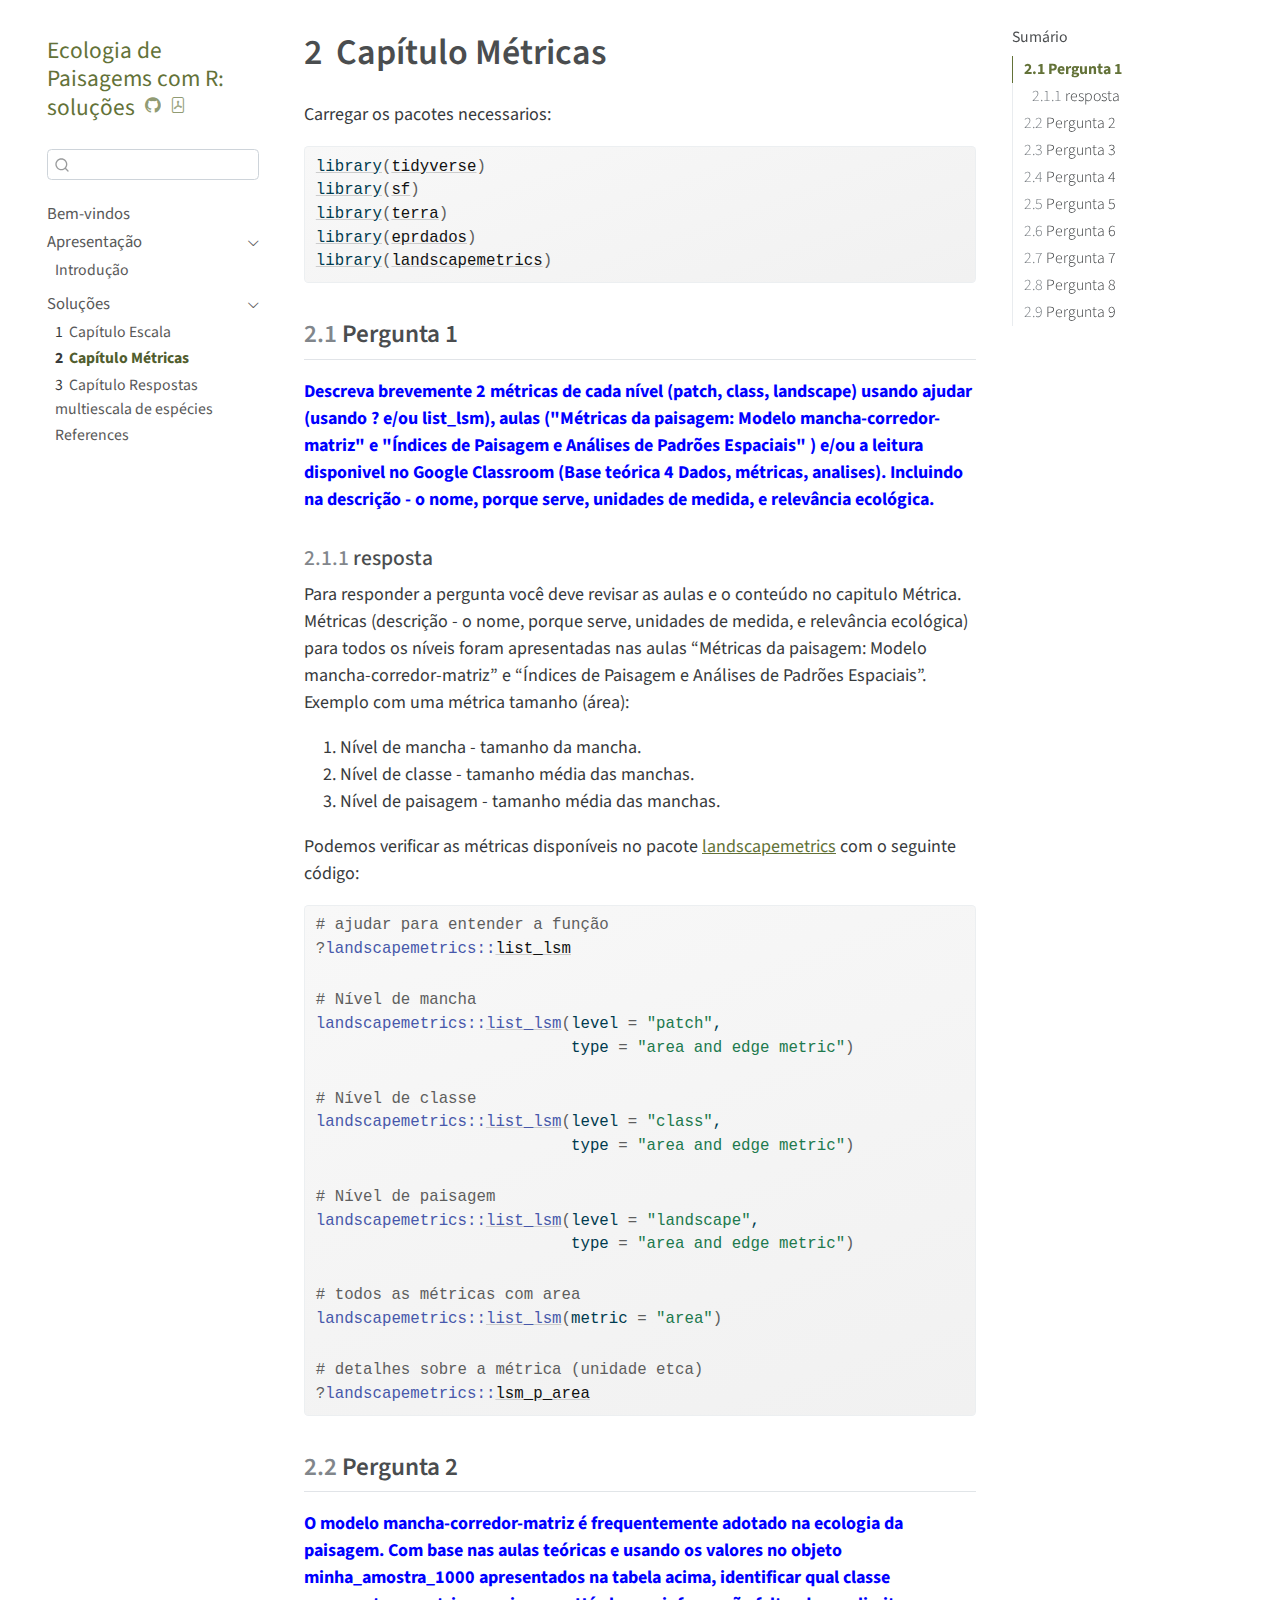
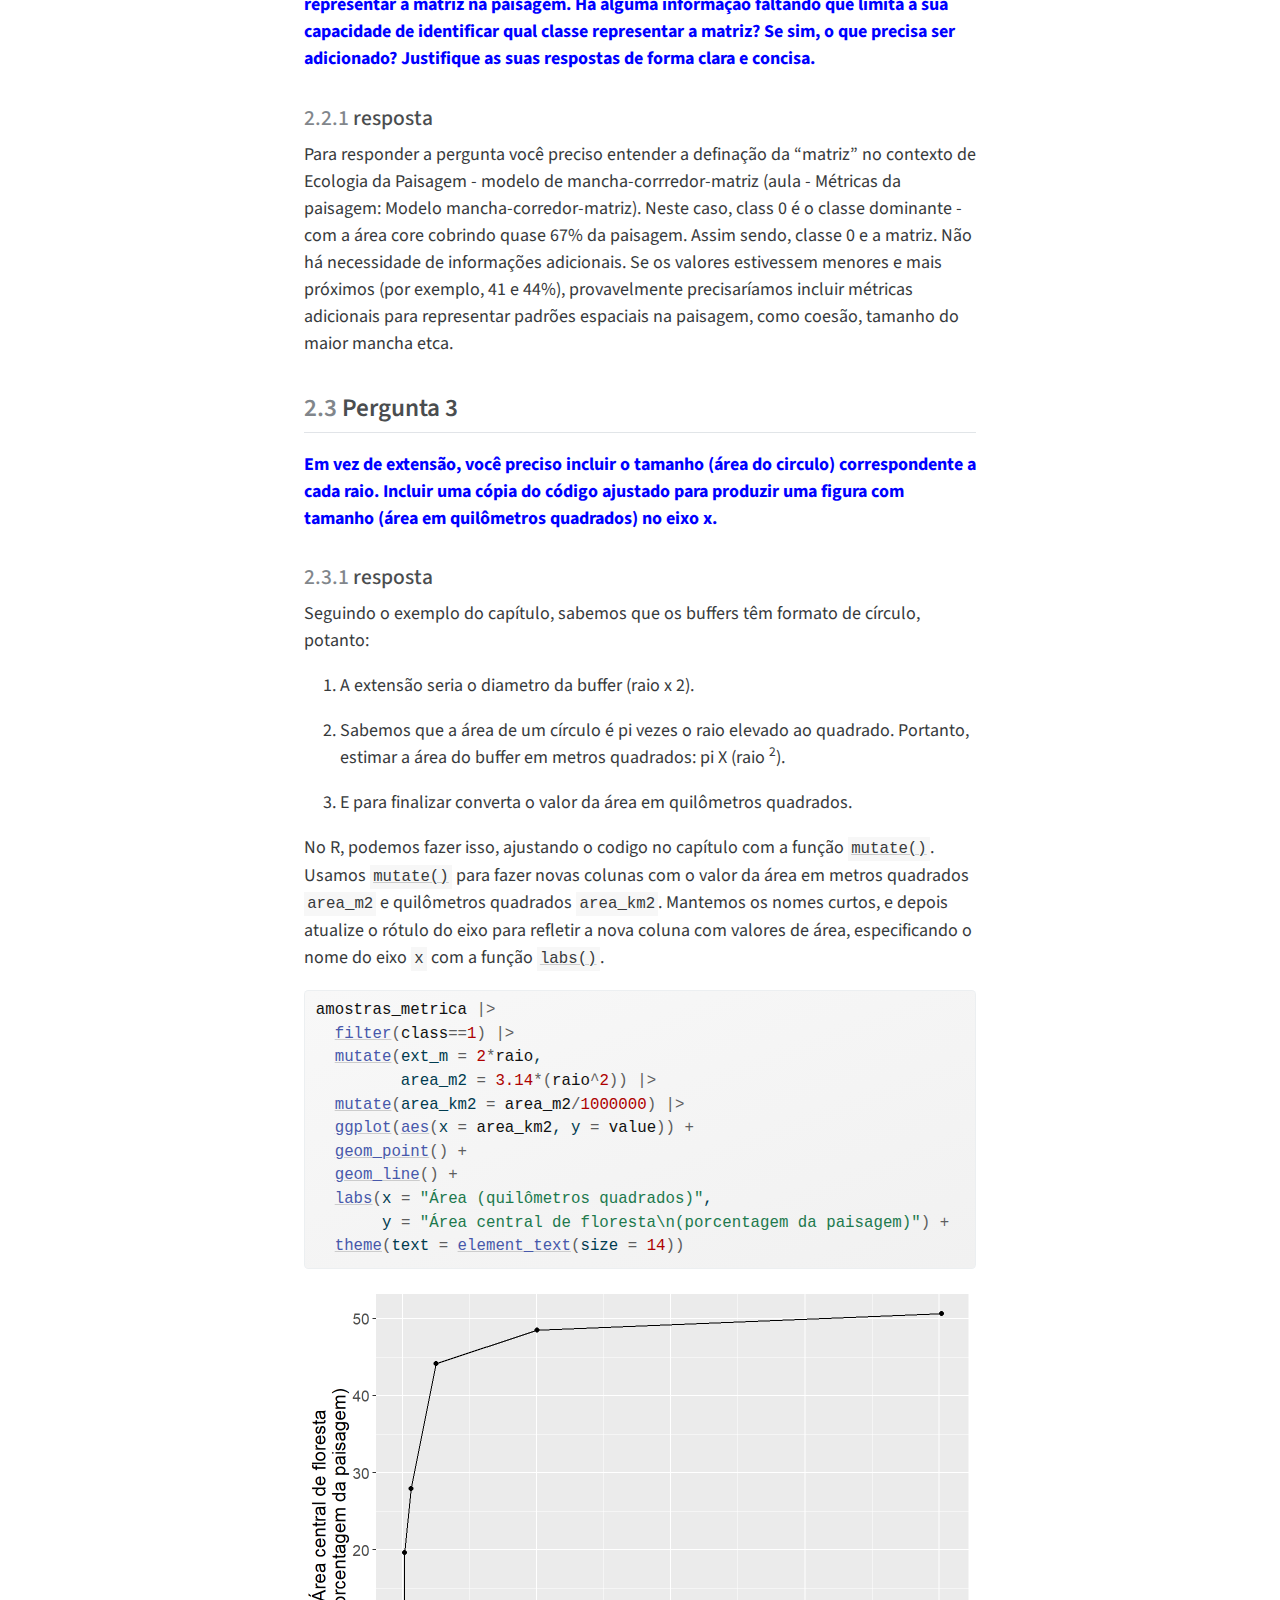
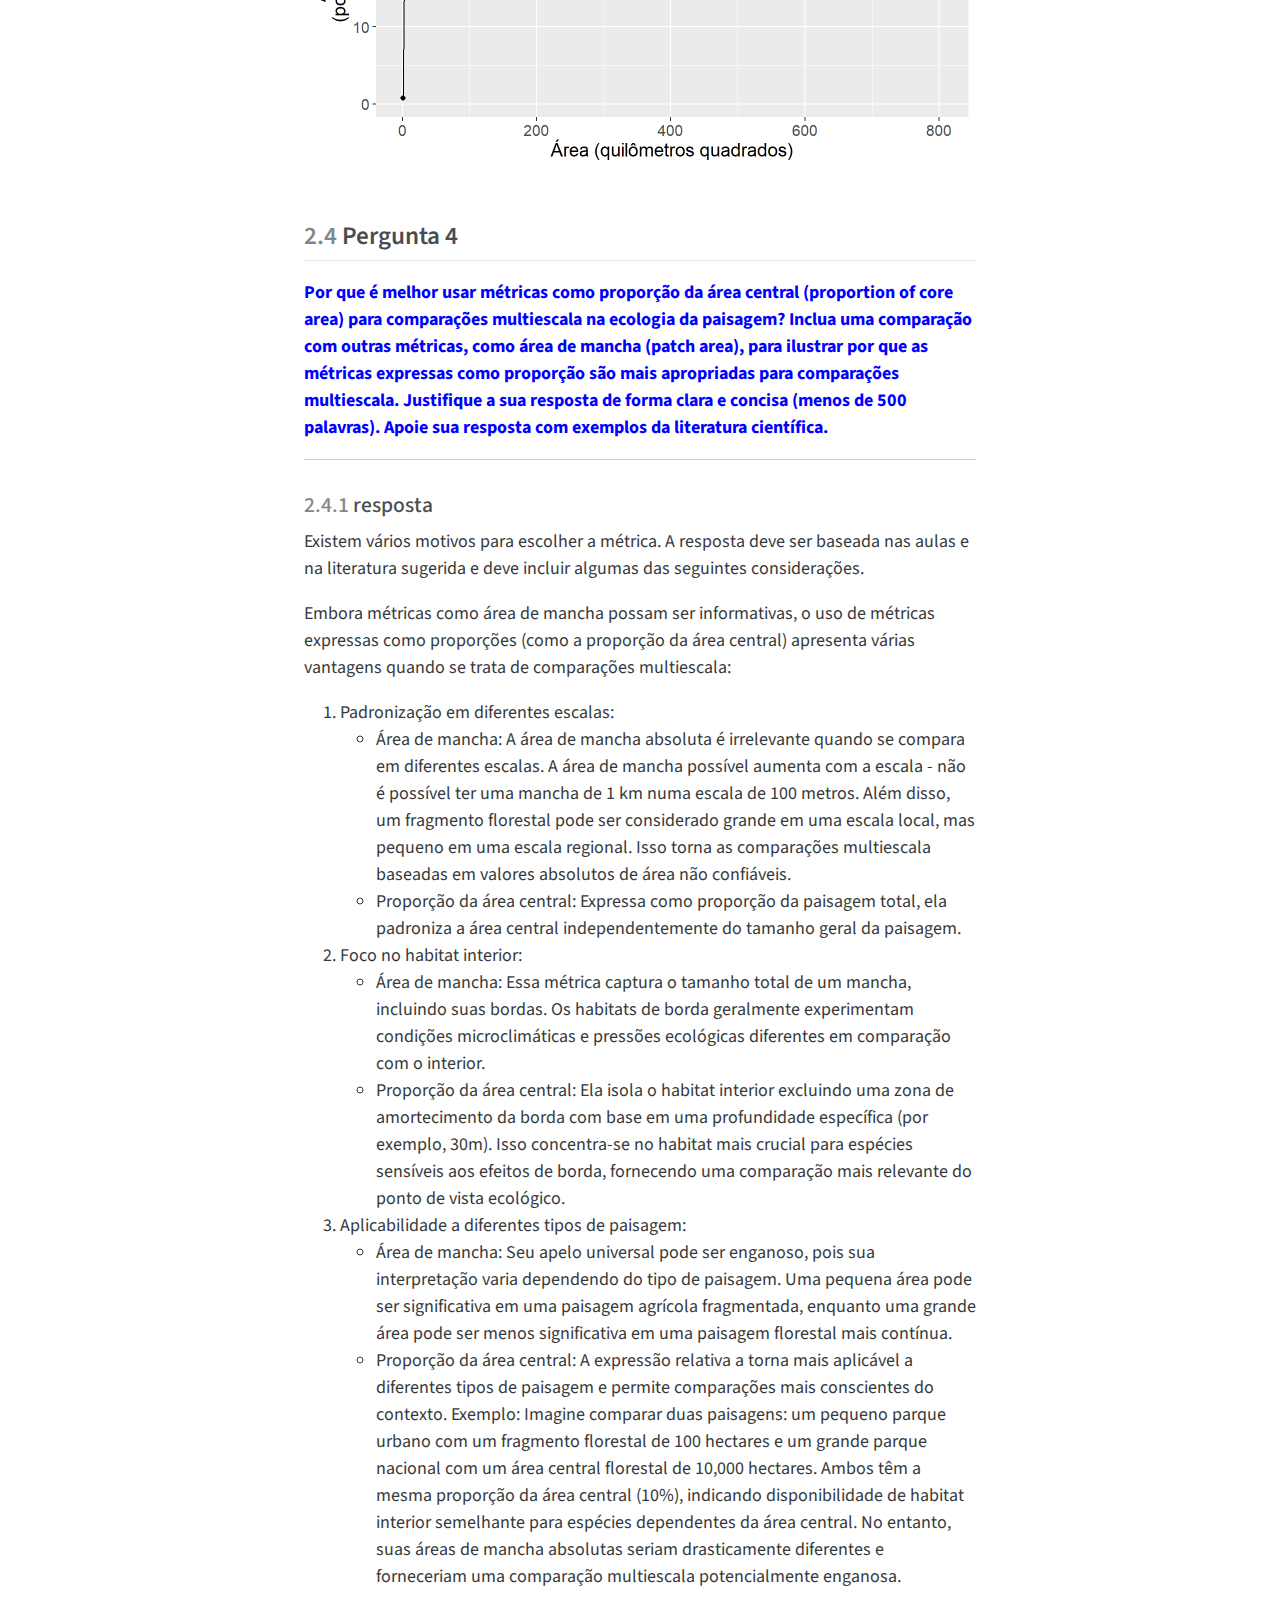
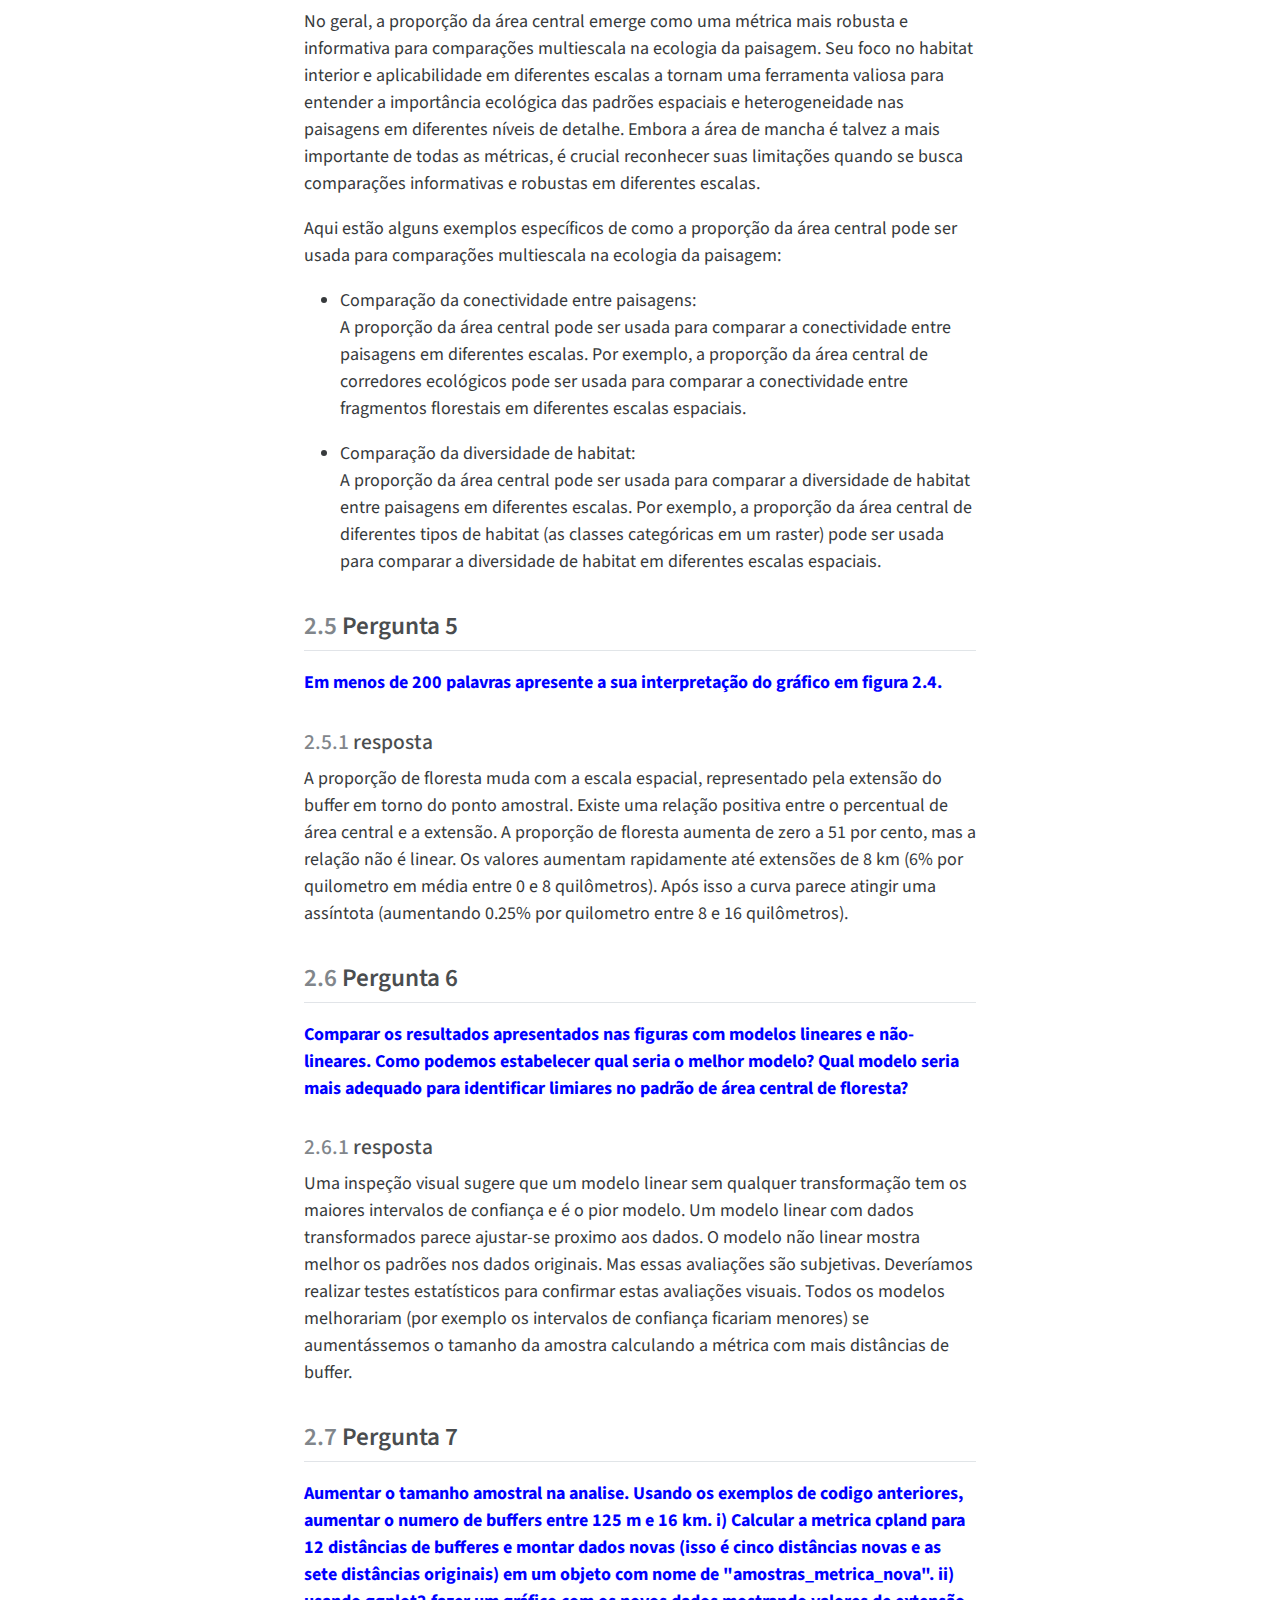
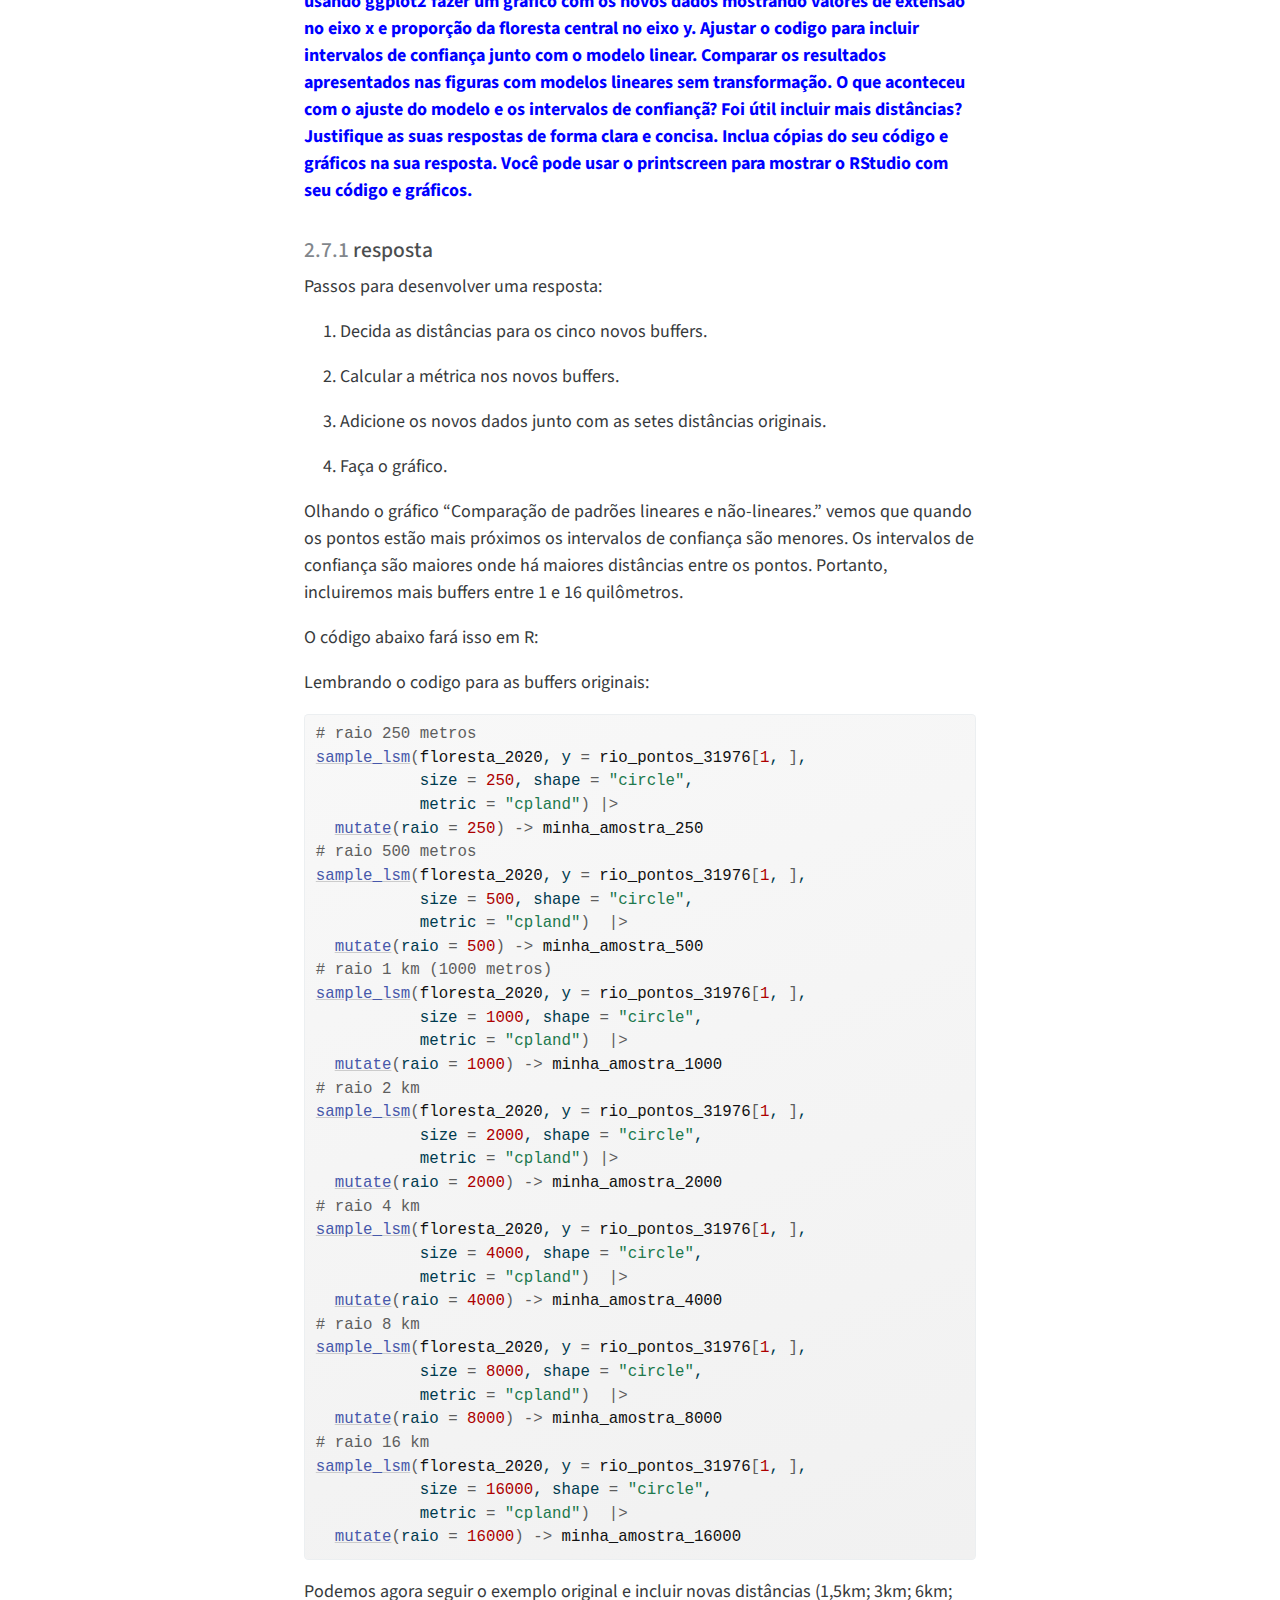
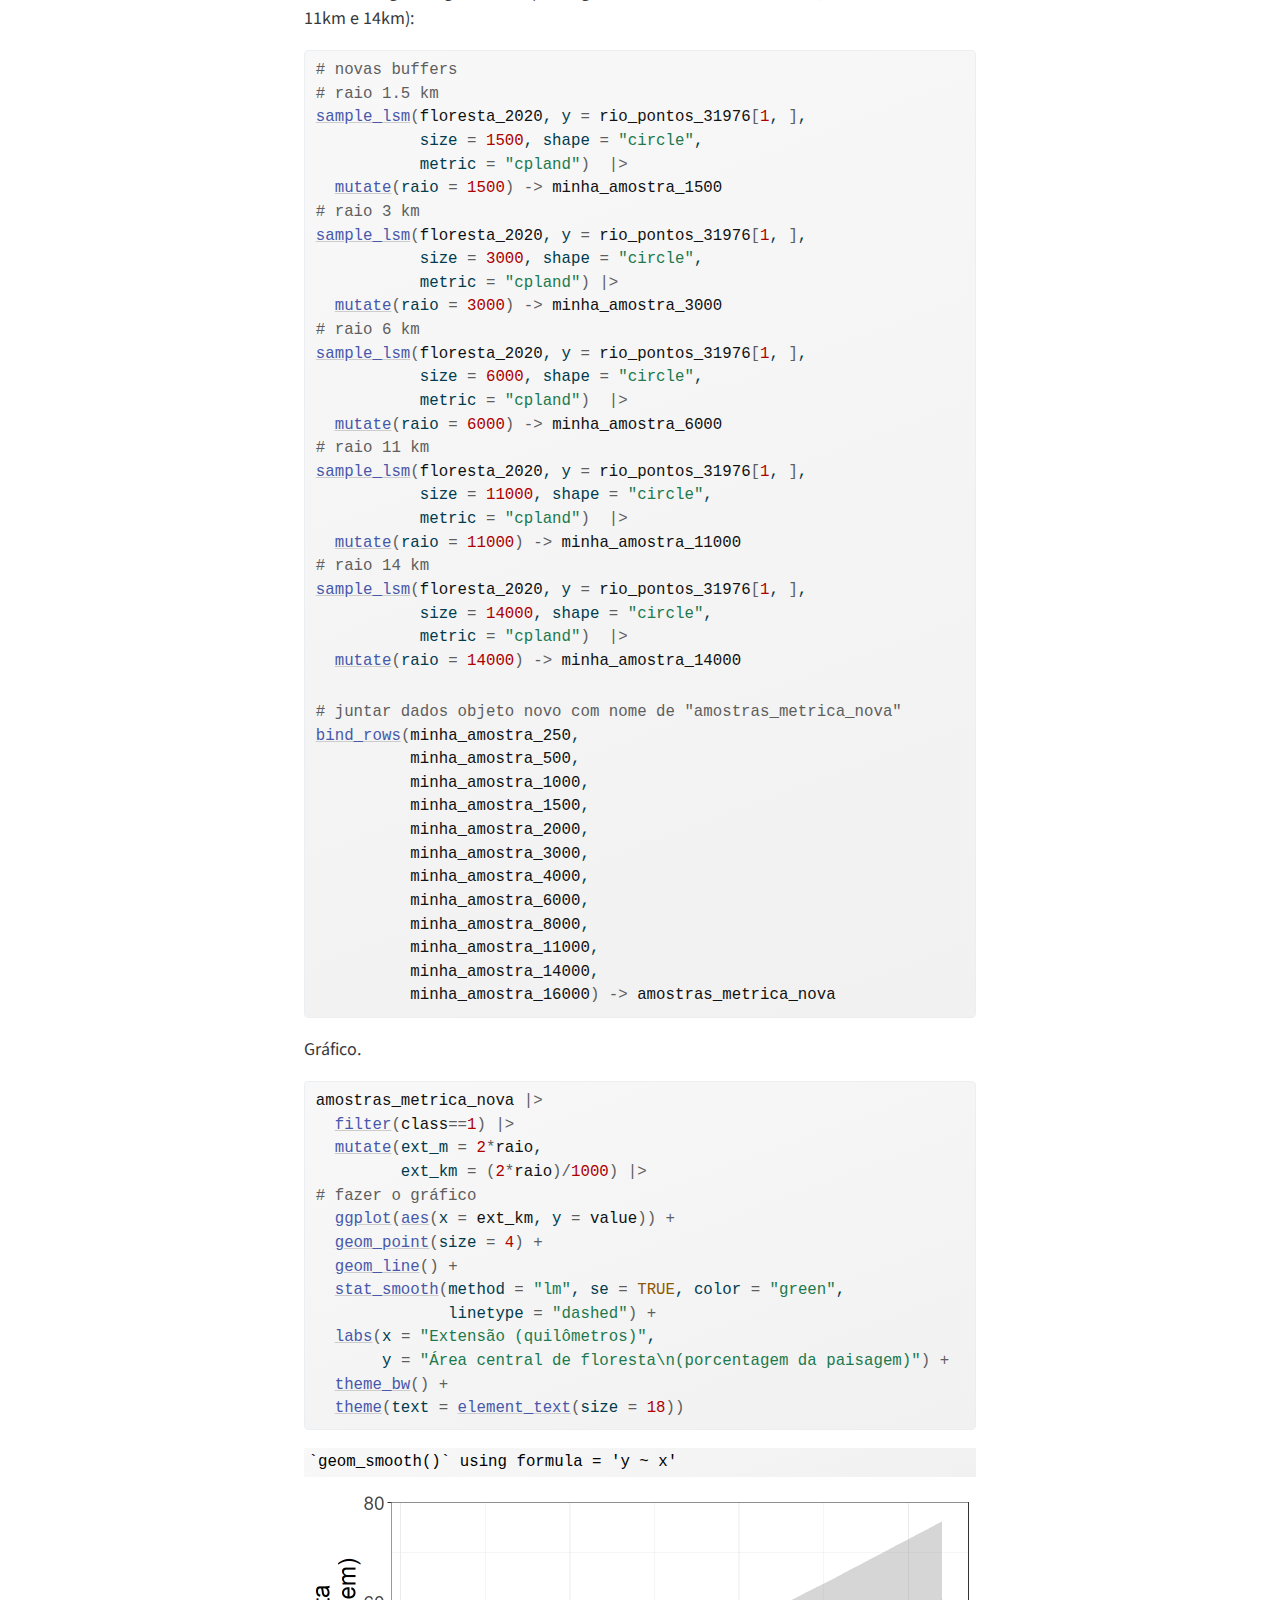
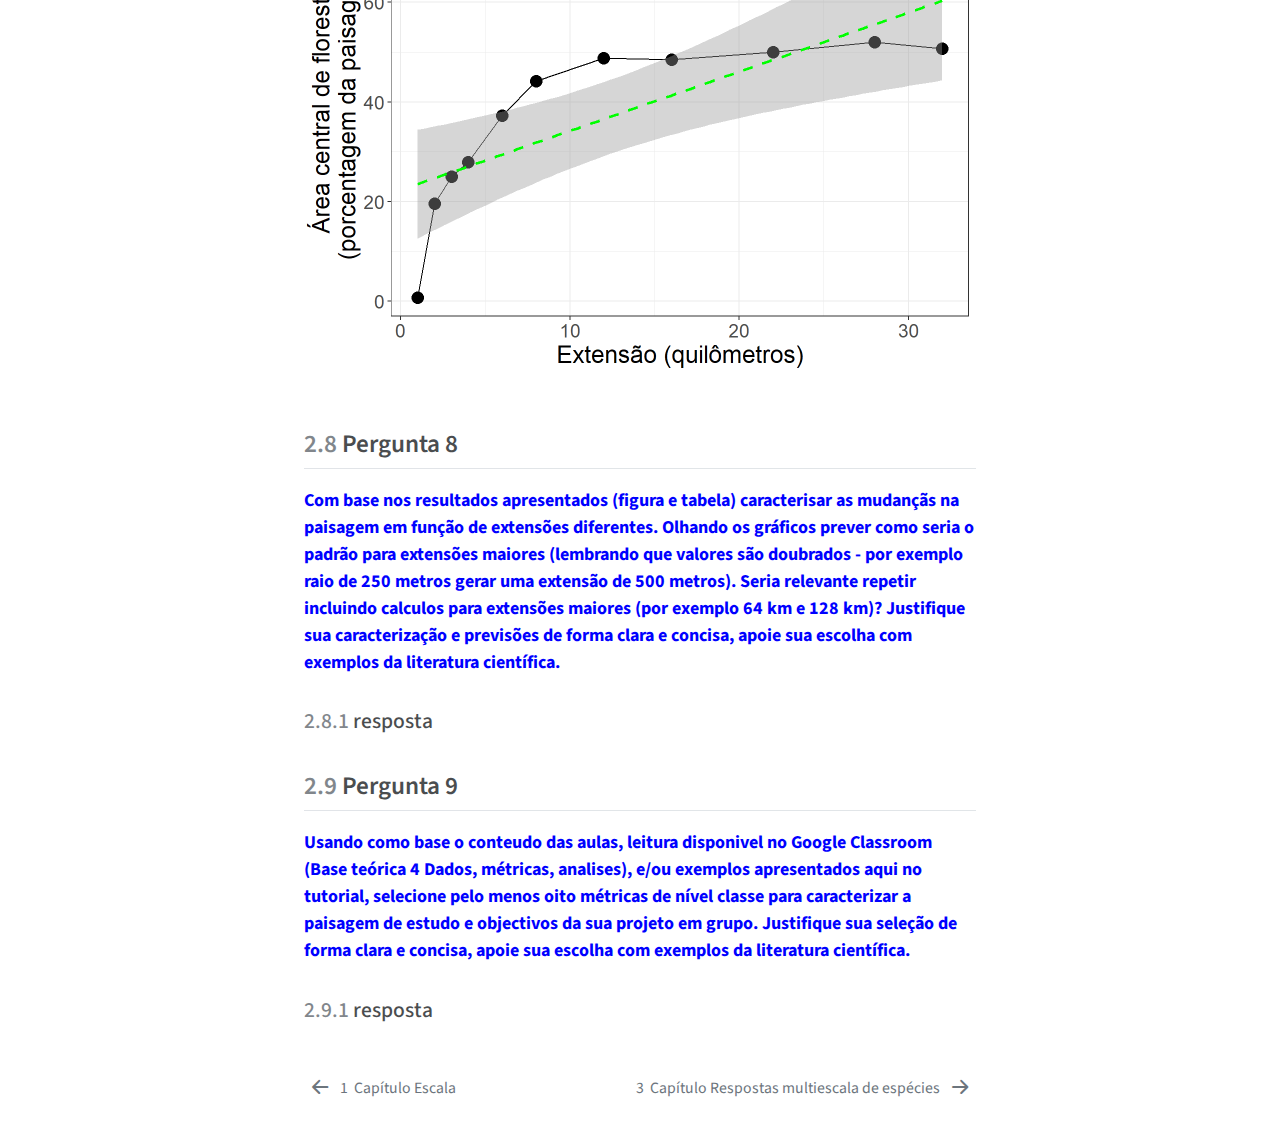
<file: docs/solutions02_metricas.html>
<!DOCTYPE html>
<html xmlns="http://www.w3.org/1999/xhtml" lang="pt-BR" xml:lang="pt-BR"><head>
<meta http-equiv="Content-Type" content="text/html; charset=UTF-8">
<meta charset="utf-8">
<meta name="generator" content="quarto-1.3.340">
<meta name="viewport" content="width=device-width, initial-scale=1.0, user-scalable=yes">
<title>Ecologia de Paisagems com R: soluções - 2&nbsp; Capítulo Métricas</title>
<style>
code{white-space: pre-wrap;}
span.smallcaps{font-variant: small-caps;}
div.columns{display: flex; gap: min(4vw, 1.5em);}
div.column{flex: auto; overflow-x: auto;}
div.hanging-indent{margin-left: 1.5em; text-indent: -1.5em;}
ul.task-list{list-style: none;}
ul.task-list li input[type="checkbox"] {
  width: 0.8em;
  margin: 0 0.8em 0.2em -1em; /* quarto-specific, see https://github.com/quarto-dev/quarto-cli/issues/4556 */ 
  vertical-align: middle;
}
/* CSS for syntax highlighting */
pre > code.sourceCode { white-space: pre; position: relative; }
pre > code.sourceCode > span { display: inline-block; line-height: 1.25; }
pre > code.sourceCode > span:empty { height: 1.2em; }
.sourceCode { overflow: visible; }
code.sourceCode > span { color: inherit; text-decoration: inherit; }
div.sourceCode { margin: 1em 0; }
pre.sourceCode { margin: 0; }
@media screen {
div.sourceCode { overflow: auto; }
}
@media print {
pre > code.sourceCode { white-space: pre-wrap; }
pre > code.sourceCode > span { text-indent: -5em; padding-left: 5em; }
}
pre.numberSource code
  { counter-reset: source-line 0; }
pre.numberSource code > span
  { position: relative; left: -4em; counter-increment: source-line; }
pre.numberSource code > span > a:first-child::before
  { content: counter(source-line);
    position: relative; left: -1em; text-align: right; vertical-align: baseline;
    border: none; display: inline-block;
    -webkit-touch-callout: none; -webkit-user-select: none;
    -khtml-user-select: none; -moz-user-select: none;
    -ms-user-select: none; user-select: none;
    padding: 0 4px; width: 4em;
  }
pre.numberSource { margin-left: 3em;  padding-left: 4px; }
div.sourceCode
  {   }
@media screen {
pre > code.sourceCode > span > a:first-child::before { text-decoration: underline; }
}
</style>

<script src="site_libs/quarto-nav/quarto-nav.js"></script>
<script src="site_libs/quarto-nav/headroom.min.js"></script>
<script src="site_libs/clipboard/clipboard.min.js"></script>
<script src="site_libs/quarto-search/autocomplete.umd.js"></script>
<script src="site_libs/quarto-search/fuse.min.js"></script>
<script src="site_libs/quarto-search/quarto-search.js"></script>
<meta name="quarto:offset" content="./">
<link href="./solutions03_especies.html" rel="next">
<link href="./solutions01_escala.html" rel="prev">
<script src="site_libs/quarto-html/quarto.js"></script>
<script src="site_libs/quarto-html/popper.min.js"></script>
<script src="site_libs/quarto-html/tippy.umd.min.js"></script>
<script src="site_libs/quarto-html/anchor.min.js"></script>
<link href="site_libs/quarto-html/tippy.css" rel="stylesheet">
<link href="site_libs/quarto-html/quarto-syntax-highlighting.css" rel="stylesheet" id="quarto-text-highlighting-styles">
<script src="site_libs/bootstrap/bootstrap.min.js"></script>
<link href="site_libs/bootstrap/bootstrap-icons.css" rel="stylesheet">
<link href="site_libs/bootstrap/bootstrap.min.css" rel="stylesheet" id="quarto-bootstrap" data-mode="light"><script id="quarto-search-options" type="application/json">{
  "location": "sidebar",
  "copy-button": false,
  "collapse-after": 3,
  "panel-placement": "start",
  "type": "textbox",
  "limit": 20,
  "language": {
    "search-no-results-text": "Nenhum resultado",
    "search-matching-documents-text": "documentos correspondentes",
    "search-copy-link-title": "Copiar link para a busca",
    "search-hide-matches-text": "Esconder correspondências adicionais",
    "search-more-match-text": "mais correspondência neste documento",
    "search-more-matches-text": "mais correspondências neste documento",
    "search-clear-button-title": "Limpar",
    "search-detached-cancel-button-title": "Cancelar",
    "search-submit-button-title": "Enviar"
  }
}</script>
</head>
<body class="nav-sidebar floating">

<div id="quarto-search-results"></div>
  <header id="quarto-header" class="headroom fixed-top"><nav class="quarto-secondary-nav"><div class="container-fluid d-flex">
      <button type="button" class="quarto-btn-toggle btn" data-bs-toggle="collapse" data-bs-target="#quarto-sidebar,#quarto-sidebar-glass" aria-controls="quarto-sidebar" aria-expanded="false" aria-label="Alternar barra lateral" onclick="if (window.quartoToggleHeadroom) { window.quartoToggleHeadroom(); }">
        <i class="bi bi-layout-text-sidebar-reverse"></i>
      </button>
      <nav class="quarto-page-breadcrumbs" aria-label="breadcrumb"><ol class="breadcrumb"><li class="breadcrumb-item"><a href="./solutions01_escala.html">Soluções</a></li><li class="breadcrumb-item"><a href="./solutions02_metricas.html"><span class="chapter-number">2</span>&nbsp; <span class="chapter-title">Capítulo Métricas</span></a></li></ol></nav>
      <a class="flex-grow-1" role="button" data-bs-toggle="collapse" data-bs-target="#quarto-sidebar,#quarto-sidebar-glass" aria-controls="quarto-sidebar" aria-expanded="false" aria-label="Alternar barra lateral" onclick="if (window.quartoToggleHeadroom) { window.quartoToggleHeadroom(); }">      
      </a>
      <button type="button" class="btn quarto-search-button" aria-label="Procurar" onclick="window.quartoOpenSearch();">
        <i class="bi bi-search"></i>
      </button>
    </div>
  </nav></header><!-- content --><div id="quarto-content" class="quarto-container page-columns page-rows-contents page-layout-article">
<!-- sidebar -->
  <nav id="quarto-sidebar" class="sidebar collapse collapse-horizontal sidebar-navigation floating overflow-auto"><div class="pt-lg-2 mt-2 text-left sidebar-header">
    <div class="sidebar-title mb-0 py-0">
      <a href="./">Ecologia de Paisagems com R: soluções</a> 
        <div class="sidebar-tools-main">
    <a href="https://github.com/darrennorris/eprsol" title="GitHub codigo fonte" class="quarto-navigation-tool px-1" aria-label="GitHub codigo fonte"><i class="bi bi-github"></i></a>
    <a href="./Ecologia-de-Paisagems-com-R--soluções.pdf" title="Download PDF" class="quarto-navigation-tool px-1" aria-label="Download PDF"><i class="bi bi-file-pdf"></i></a>
</div>
    </div>
      </div>
        <div class="mt-2 flex-shrink-0 align-items-center">
        <div class="sidebar-search">
        <div id="quarto-search" class="" title="Procurar"></div>
        </div>
        </div>
    <div class="sidebar-menu-container"> 
    <ul class="list-unstyled mt-1">
<li class="sidebar-item">
  <div class="sidebar-item-container"> 
  <a href="./index.html" class="sidebar-item-text sidebar-link">
 <span class="menu-text">Bem-vindos</span></a>
  </div>
</li>
        <li class="sidebar-item sidebar-item-section">
      <div class="sidebar-item-container"> 
            <a class="sidebar-item-text sidebar-link text-start" data-bs-toggle="collapse" data-bs-target="#quarto-sidebar-section-1" aria-expanded="true">
 <span class="menu-text">Apresentação</span></a>
          <a class="sidebar-item-toggle text-start" data-bs-toggle="collapse" data-bs-target="#quarto-sidebar-section-1" aria-expanded="true" aria-label="Alternar seção">
            <i class="bi bi-chevron-right ms-2"></i>
          </a> 
      </div>
      <ul id="quarto-sidebar-section-1" class="collapse list-unstyled sidebar-section depth1 show">
<li class="sidebar-item">
  <div class="sidebar-item-container"> 
  <a href="./intro.html" class="sidebar-item-text sidebar-link">
 <span class="menu-text">Introdução</span></a>
  </div>
</li>
      </ul>
</li>
        <li class="sidebar-item sidebar-item-section">
      <div class="sidebar-item-container"> 
            <a class="sidebar-item-text sidebar-link text-start" data-bs-toggle="collapse" data-bs-target="#quarto-sidebar-section-2" aria-expanded="true">
 <span class="menu-text">Soluções</span></a>
          <a class="sidebar-item-toggle text-start" data-bs-toggle="collapse" data-bs-target="#quarto-sidebar-section-2" aria-expanded="true" aria-label="Alternar seção">
            <i class="bi bi-chevron-right ms-2"></i>
          </a> 
      </div>
      <ul id="quarto-sidebar-section-2" class="collapse list-unstyled sidebar-section depth1 show">
<li class="sidebar-item">
  <div class="sidebar-item-container"> 
  <a href="./solutions01_escala.html" class="sidebar-item-text sidebar-link">
 <span class="menu-text"><span class="chapter-number">1</span>&nbsp; <span class="chapter-title">Capítulo Escala</span></span></a>
  </div>
</li>
          <li class="sidebar-item">
  <div class="sidebar-item-container"> 
  <a href="./solutions02_metricas.html" class="sidebar-item-text sidebar-link active">
 <span class="menu-text"><span class="chapter-number">2</span>&nbsp; <span class="chapter-title">Capítulo Métricas</span></span></a>
  </div>
</li>
          <li class="sidebar-item">
  <div class="sidebar-item-container"> 
  <a href="./solutions03_especies.html" class="sidebar-item-text sidebar-link">
 <span class="menu-text"><span class="chapter-number">3</span>&nbsp; <span class="chapter-title">Capítulo Respostas multiescala de espécies</span></span></a>
  </div>
</li>
          <li class="sidebar-item">
  <div class="sidebar-item-container"> 
  <a href="./references.html" class="sidebar-item-text sidebar-link">
 <span class="menu-text">References</span></a>
  </div>
</li>
      </ul>
</li>
    </ul>
</div>
</nav><div id="quarto-sidebar-glass" data-bs-toggle="collapse" data-bs-target="#quarto-sidebar,#quarto-sidebar-glass"></div>
<!-- margin-sidebar -->
    <div id="quarto-margin-sidebar" class="sidebar margin-sidebar">
        <nav id="TOC" role="doc-toc" class="toc-active"><h2 id="toc-title">Sumário</h2>
   
  <ul>
<li>
<a href="#pergunta-1" id="toc-pergunta-1" class="nav-link active" data-scroll-target="#pergunta-1"><span class="header-section-number">2.1</span> Pergunta 1</a>
  <ul class="collapse">
<li><a href="#resposta" id="toc-resposta" class="nav-link" data-scroll-target="#resposta"><span class="header-section-number">2.1.1</span> resposta</a></li>
  </ul>
</li>
  <li>
<a href="#pergunta-2" id="toc-pergunta-2" class="nav-link" data-scroll-target="#pergunta-2"><span class="header-section-number">2.2</span> Pergunta 2</a>
  <ul class="collapse">
<li><a href="#resposta-1" id="toc-resposta-1" class="nav-link" data-scroll-target="#resposta-1"><span class="header-section-number">2.2.1</span> resposta</a></li>
  </ul>
</li>
  <li>
<a href="#pergunta-3" id="toc-pergunta-3" class="nav-link" data-scroll-target="#pergunta-3"><span class="header-section-number">2.3</span> Pergunta 3</a>
  <ul class="collapse">
<li><a href="#resposta-2" id="toc-resposta-2" class="nav-link" data-scroll-target="#resposta-2"><span class="header-section-number">2.3.1</span> resposta</a></li>
  </ul>
</li>
  <li>
<a href="#pergunta-4" id="toc-pergunta-4" class="nav-link" data-scroll-target="#pergunta-4"><span class="header-section-number">2.4</span> Pergunta 4</a>
  <ul class="collapse">
<li><a href="#resposta-3" id="toc-resposta-3" class="nav-link" data-scroll-target="#resposta-3"><span class="header-section-number">2.4.1</span> resposta</a></li>
  </ul>
</li>
  <li>
<a href="#pergunta-5" id="toc-pergunta-5" class="nav-link" data-scroll-target="#pergunta-5"><span class="header-section-number">2.5</span> Pergunta 5</a>
  <ul class="collapse">
<li><a href="#resposta-4" id="toc-resposta-4" class="nav-link" data-scroll-target="#resposta-4"><span class="header-section-number">2.5.1</span> resposta</a></li>
  </ul>
</li>
  <li>
<a href="#pergunta-6" id="toc-pergunta-6" class="nav-link" data-scroll-target="#pergunta-6"><span class="header-section-number">2.6</span> Pergunta 6</a>
  <ul class="collapse">
<li><a href="#resposta-5" id="toc-resposta-5" class="nav-link" data-scroll-target="#resposta-5"><span class="header-section-number">2.6.1</span> resposta</a></li>
  </ul>
</li>
  <li>
<a href="#pergunta-7" id="toc-pergunta-7" class="nav-link" data-scroll-target="#pergunta-7"><span class="header-section-number">2.7</span> Pergunta 7</a>
  <ul class="collapse">
<li><a href="#resposta-6" id="toc-resposta-6" class="nav-link" data-scroll-target="#resposta-6"><span class="header-section-number">2.7.1</span> resposta</a></li>
  </ul>
</li>
  <li>
<a href="#pergunta-8" id="toc-pergunta-8" class="nav-link" data-scroll-target="#pergunta-8"><span class="header-section-number">2.8</span> Pergunta 8</a>
  <ul class="collapse">
<li><a href="#resposta-7" id="toc-resposta-7" class="nav-link" data-scroll-target="#resposta-7"><span class="header-section-number">2.8.1</span> resposta</a></li>
  </ul>
</li>
  <li>
<a href="#pergunta-9" id="toc-pergunta-9" class="nav-link" data-scroll-target="#pergunta-9"><span class="header-section-number">2.9</span> Pergunta 9</a>
  <ul class="collapse">
<li><a href="#resposta-8" id="toc-resposta-8" class="nav-link" data-scroll-target="#resposta-8"><span class="header-section-number">2.9.1</span> resposta</a></li>
  </ul>
</li>
  </ul></nav>
    </div>
<!-- main -->
<main class="content" id="quarto-document-content"><header id="title-block-header" class="quarto-title-block default"><div class="quarto-title">
<h1 class="title">
<span class="chapter-number">2</span>&nbsp; <span class="chapter-title">Capítulo Métricas</span>
</h1>
</div>



<div class="quarto-title-meta">

    
  
    
  </div>
  

</header><p>Carregar os pacotes necessarios:</p>
<div class="cell">
<div class="sourceCode" id="cb1"><pre class="downlit sourceCode r code-with-copy"><code class="sourceCode R"><span><span class="kw"><a href="https://rdrr.io/r/base/library.html">library</a></span><span class="op">(</span><span class="va"><a href="https://tidyverse.tidyverse.org">tidyverse</a></span><span class="op">)</span></span>
<span><span class="kw"><a href="https://rdrr.io/r/base/library.html">library</a></span><span class="op">(</span><span class="va"><a href="https://r-spatial.github.io/sf/">sf</a></span><span class="op">)</span></span>
<span><span class="kw"><a href="https://rdrr.io/r/base/library.html">library</a></span><span class="op">(</span><span class="va"><a href="https://rspatial.org/">terra</a></span><span class="op">)</span></span>
<span><span class="kw"><a href="https://rdrr.io/r/base/library.html">library</a></span><span class="op">(</span><span class="va"><a href="https://darrennorris.github.io/eprdados/">eprdados</a></span><span class="op">)</span></span>
<span><span class="kw"><a href="https://rdrr.io/r/base/library.html">library</a></span><span class="op">(</span><span class="va"><a href="https://r-spatialecology.github.io/landscapemetrics/">landscapemetrics</a></span><span class="op">)</span></span></code><button title="Copiar para a área de transferência" class="code-copy-button"><i class="bi"></i></button></pre></div>
</div>
<section id="pergunta-1" class="level2" data-number="2.1"><h2 data-number="2.1" class="anchored" data-anchor-id="pergunta-1">
<span class="header-section-number">2.1</span> Pergunta 1</h2>
<p><span style=" font-weight: bold;    color: blue !important;">Descreva brevemente 2 métricas de cada nível (patch, class, landscape) usando ajudar (usando ? e/ou list_lsm), aulas ("Métricas da paisagem: Modelo mancha-corredor-matriz" e "Índices de Paisagem e Análises de Padrões Espaciais" ) e/ou a leitura disponivel no Google Classroom (Base teórica 4 Dados, métricas, analises). Incluindo na descrição - o nome, porque serve, unidades de medida, e relevância ecológica.</span></p>
<section id="resposta" class="level3" data-number="2.1.1"><h3 data-number="2.1.1" class="anchored" data-anchor-id="resposta">
<span class="header-section-number">2.1.1</span> resposta</h3>
<p>Para responder a pergunta você deve revisar as aulas e o conteúdo no capitulo Métrica. Métricas (descrição - o nome, porque serve, unidades de medida, e relevância ecológica) para todos os níveis foram apresentadas nas aulas “Métricas da paisagem: Modelo mancha-corredor-matriz” e “Índices de Paisagem e Análises de Padrões Espaciais”. Exemplo com uma métrica tamanho (área):</p>
<ol type="1">
<li>Nível de mancha - tamanho da mancha.</li>
<li>Nível de classe - tamanho média das manchas.</li>
<li>Nível de paisagem - tamanho média das manchas.</li>
</ol>
<p>Podemos verificar as métricas disponíveis no pacote <a href="https://r-spatialecology.github.io/landscapemetrics/">landscapemetrics</a> com o seguinte código:</p>
<div class="cell">
<div class="sourceCode" id="cb2"><pre class="downlit sourceCode r code-with-copy"><code class="sourceCode R"><span><span class="co"># ajudar para entender a função</span></span>
<span><span class="op">?</span><span class="fu">landscapemetrics</span><span class="fu">::</span><span class="va"><a href="https://r-spatialecology.github.io/landscapemetrics/reference/list_lsm.html">list_lsm</a></span></span>
<span></span>
<span><span class="co"># Nível de mancha</span></span>
<span><span class="fu">landscapemetrics</span><span class="fu">::</span><span class="fu"><a href="https://r-spatialecology.github.io/landscapemetrics/reference/list_lsm.html">list_lsm</a></span><span class="op">(</span>level <span class="op">=</span> <span class="st">"patch"</span>, </span>
<span>                           type <span class="op">=</span> <span class="st">"area and edge metric"</span><span class="op">)</span></span>
<span></span>
<span><span class="co"># Nível de classe</span></span>
<span><span class="fu">landscapemetrics</span><span class="fu">::</span><span class="fu"><a href="https://r-spatialecology.github.io/landscapemetrics/reference/list_lsm.html">list_lsm</a></span><span class="op">(</span>level <span class="op">=</span> <span class="st">"class"</span>, </span>
<span>                           type <span class="op">=</span> <span class="st">"area and edge metric"</span><span class="op">)</span></span>
<span></span>
<span><span class="co"># Nível de paisagem</span></span>
<span><span class="fu">landscapemetrics</span><span class="fu">::</span><span class="fu"><a href="https://r-spatialecology.github.io/landscapemetrics/reference/list_lsm.html">list_lsm</a></span><span class="op">(</span>level <span class="op">=</span> <span class="st">"landscape"</span>, </span>
<span>                           type <span class="op">=</span> <span class="st">"area and edge metric"</span><span class="op">)</span></span>
<span></span>
<span><span class="co"># todos as métricas com area</span></span>
<span><span class="fu">landscapemetrics</span><span class="fu">::</span><span class="fu"><a href="https://r-spatialecology.github.io/landscapemetrics/reference/list_lsm.html">list_lsm</a></span><span class="op">(</span>metric <span class="op">=</span> <span class="st">"area"</span><span class="op">)</span></span>
<span></span>
<span><span class="co"># detalhes sobre a métrica (unidade etca)</span></span>
<span><span class="op">?</span><span class="fu">landscapemetrics</span><span class="fu">::</span><span class="va"><a href="https://r-spatialecology.github.io/landscapemetrics/reference/lsm_p_area.html">lsm_p_area</a></span></span></code><button title="Copiar para a área de transferência" class="code-copy-button"><i class="bi"></i></button></pre></div>
</div>
</section></section><section id="pergunta-2" class="level2" data-number="2.2"><h2 data-number="2.2" class="anchored" data-anchor-id="pergunta-2">
<span class="header-section-number">2.2</span> Pergunta 2</h2>
<p><span style=" font-weight: bold;    color: blue !important;">O modelo mancha-corredor-matriz é frequentemente adotado na ecologia da paisagem. Com base nas aulas teóricas e usando os valores no objeto minha_amostra_1000 apresentados na tabela acima, identificar qual classe representar a matriz na paisagem. Há alguma informação faltando que limita a sua capacidade de identificar qual classe representar a matriz? Se sim, o que precisa ser adicionado? Justifique as suas respostas de forma clara e concisa.</span></p>
<section id="resposta-1" class="level3" data-number="2.2.1"><h3 data-number="2.2.1" class="anchored" data-anchor-id="resposta-1">
<span class="header-section-number">2.2.1</span> resposta</h3>
<p>Para responder a pergunta você preciso entender a definação da “matriz” no contexto de Ecologia da Paisagem - modelo de mancha-corrredor-matriz (aula - Métricas da paisagem: Modelo mancha-corredor-matriz). Neste caso, class 0 é o classe dominante - com a área core cobrindo quase 67% da paisagem. Assim sendo, classe 0 e a matriz. Não há necessidade de informações adicionais. Se os valores estivessem menores e mais próximos (por exemplo, 41 e 44%), provavelmente precisaríamos incluir métricas adicionais para representar padrões espaciais na paisagem, como coesão, tamanho do maior mancha etca.</p>
</section></section><section id="pergunta-3" class="level2" data-number="2.3"><h2 data-number="2.3" class="anchored" data-anchor-id="pergunta-3">
<span class="header-section-number">2.3</span> Pergunta 3</h2>
<p><span style=" font-weight: bold;    color: blue !important;">Em vez de extensão, você preciso incluir o tamanho (área do circulo) correspondente a cada raio. Incluir uma cópia do código ajustado para produzir uma figura com tamanho (área em quilômetros quadrados) no eixo x.</span></p>
<section id="resposta-2" class="level3" data-number="2.3.1"><h3 data-number="2.3.1" class="anchored" data-anchor-id="resposta-2">
<span class="header-section-number">2.3.1</span> resposta</h3>
<p>Seguindo o exemplo do capítulo, sabemos que os buffers têm formato de círculo, potanto:</p>
<ol type="1">
<li><p>A extensão seria o diametro da buffer (raio x 2).</p></li>
<li><p>Sabemos que a área de um círculo é pi vezes o raio elevado ao quadrado. Portanto, estimar a área do buffer em metros quadrados: pi X (raio <sup>2</sup>).</p></li>
<li><p>E para finalizar converta o valor da área em quilômetros quadrados.</p></li>
</ol>
<p>No R, podemos fazer isso, ajustando o codigo no capítulo com a função <code><a href="https://dplyr.tidyverse.org/reference/mutate.html">mutate()</a></code>. Usamos <code><a href="https://dplyr.tidyverse.org/reference/mutate.html">mutate()</a></code> para fazer novas colunas com o valor da área em metros quadrados <code>area_m2</code> e quilômetros quadrados <code>area_km2</code>. Mantemos os nomes curtos, e depois atualize o rótulo do eixo para refletir a nova coluna com valores de área, especificando o nome do eixo <code>x</code> com a função <code><a href="https://ggplot2.tidyverse.org/reference/labs.html">labs()</a></code>.</p>
<div class="cell">
<div class="sourceCode" id="cb3"><pre class="downlit sourceCode r code-with-copy"><code class="sourceCode R"><span><span class="va">amostras_metrica</span> <span class="op">|&gt;</span> </span>
<span>  <span class="fu"><a href="https://dplyr.tidyverse.org/reference/filter.html">filter</a></span><span class="op">(</span><span class="va">class</span><span class="op">==</span><span class="fl">1</span><span class="op">)</span> <span class="op">|&gt;</span> </span>
<span>  <span class="fu"><a href="https://dplyr.tidyverse.org/reference/mutate.html">mutate</a></span><span class="op">(</span>ext_m <span class="op">=</span> <span class="fl">2</span><span class="op">*</span><span class="va">raio</span>, </span>
<span>         area_m2 <span class="op">=</span> <span class="fl">3.14</span><span class="op">*</span><span class="op">(</span><span class="va">raio</span><span class="op">^</span><span class="fl">2</span><span class="op">)</span><span class="op">)</span> <span class="op">|&gt;</span> </span>
<span>  <span class="fu"><a href="https://dplyr.tidyverse.org/reference/mutate.html">mutate</a></span><span class="op">(</span>area_km2 <span class="op">=</span> <span class="va">area_m2</span><span class="op">/</span><span class="fl">1000000</span><span class="op">)</span> <span class="op">|&gt;</span></span>
<span>  <span class="fu"><a href="https://ggplot2.tidyverse.org/reference/ggplot.html">ggplot</a></span><span class="op">(</span><span class="fu"><a href="https://ggplot2.tidyverse.org/reference/aes.html">aes</a></span><span class="op">(</span>x <span class="op">=</span> <span class="va">area_km2</span>, y <span class="op">=</span> <span class="va">value</span><span class="op">)</span><span class="op">)</span> <span class="op">+</span> </span>
<span>  <span class="fu"><a href="https://ggplot2.tidyverse.org/reference/geom_point.html">geom_point</a></span><span class="op">(</span><span class="op">)</span> <span class="op">+</span> </span>
<span>  <span class="fu"><a href="https://ggplot2.tidyverse.org/reference/geom_path.html">geom_line</a></span><span class="op">(</span><span class="op">)</span> <span class="op">+</span></span>
<span>  <span class="fu"><a href="https://ggplot2.tidyverse.org/reference/labs.html">labs</a></span><span class="op">(</span>x <span class="op">=</span> <span class="st">"Área (quilômetros quadrados)"</span>, </span>
<span>       y <span class="op">=</span> <span class="st">"Área central de floresta\n(porcentagem da paisagem)"</span><span class="op">)</span> <span class="op">+</span> </span>
<span>  <span class="fu"><a href="https://ggplot2.tidyverse.org/reference/theme.html">theme</a></span><span class="op">(</span>text <span class="op">=</span> <span class="fu"><a href="https://ggplot2.tidyverse.org/reference/element.html">element_text</a></span><span class="op">(</span>size <span class="op">=</span> <span class="fl">14</span><span class="op">)</span><span class="op">)</span></span></code><button title="Copiar para a área de transferência" class="code-copy-button"><i class="bi"></i></button></pre></div>
<div class="cell-output-display">
<p><img src="solutions02_metricas_files/figure-html/data-pergunta3-1.png" class="img-fluid" width="672"></p>
</div>
</div>
</section></section><section id="pergunta-4" class="level2" data-number="2.4"><h2 data-number="2.4" class="anchored" data-anchor-id="pergunta-4">
<span class="header-section-number">2.4</span> Pergunta 4</h2>
<p><span style=" font-weight: bold;    color: blue !important;">Por que é melhor usar métricas como proporção da área central (proportion of core area) para comparações multiescala na ecologia da paisagem? Inclua uma comparação com outras métricas, como área de mancha (patch area), para ilustrar por que as métricas expressas como proporção são mais apropriadas para comparações multiescala. Justifique a sua resposta de forma clara e concisa (menos de 500 palavras). Apoie sua resposta com exemplos da literatura científica.</span></p>
<hr>
<section id="resposta-3" class="level3" data-number="2.4.1"><h3 data-number="2.4.1" class="anchored" data-anchor-id="resposta-3">
<span class="header-section-number">2.4.1</span> resposta</h3>
<p>Existem vários motivos para escolher a métrica. A resposta deve ser baseada nas aulas e na literatura sugerida e deve incluir algumas das seguintes considerações.</p>
<p>Embora métricas como área de mancha possam ser informativas, o uso de métricas expressas como proporções (como a proporção da área central) apresenta várias vantagens quando se trata de comparações multiescala:</p>
<ol type="1">
<li>Padronização em diferentes escalas:
<ul>
<li>Área de mancha: A área de mancha absoluta é irrelevante quando se compara em diferentes escalas. A área de mancha possível aumenta com a escala - não é possível ter uma mancha de 1 km numa escala de 100 metros. Além disso, um fragmento florestal pode ser considerado grande em uma escala local, mas pequeno em uma escala regional. Isso torna as comparações multiescala baseadas em valores absolutos de área não confiáveis.</li>
<li>Proporção da área central: Expressa como proporção da paisagem total, ela padroniza a área central independentemente do tamanho geral da paisagem.</li>
</ul>
</li>
<li>Foco no habitat interior:
<ul>
<li>Área de mancha: Essa métrica captura o tamanho total de um mancha, incluindo suas bordas. Os habitats de borda geralmente experimentam condições microclimáticas e pressões ecológicas diferentes em comparação com o interior.</li>
<li>Proporção da área central: Ela isola o habitat interior excluindo uma zona de amortecimento da borda com base em uma profundidade específica (por exemplo, 30m). Isso concentra-se no habitat mais crucial para espécies sensíveis aos efeitos de borda, fornecendo uma comparação mais relevante do ponto de vista ecológico.</li>
</ul>
</li>
<li>Aplicabilidade a diferentes tipos de paisagem:
<ul>
<li>Área de mancha: Seu apelo universal pode ser enganoso, pois sua interpretação varia dependendo do tipo de paisagem. Uma pequena área pode ser significativa em uma paisagem agrícola fragmentada, enquanto uma grande área pode ser menos significativa em uma paisagem florestal mais contínua.</li>
<li>Proporção da área central: A expressão relativa a torna mais aplicável a diferentes tipos de paisagem e permite comparações mais conscientes do contexto. Exemplo: Imagine comparar duas paisagens: um pequeno parque urbano com um fragmento florestal de 100 hectares e um grande parque nacional com um área central florestal de 10,000 hectares. Ambos têm a mesma proporção da área central (10%), indicando disponibilidade de habitat interior semelhante para espécies dependentes da área central. No entanto, suas áreas de mancha absolutas seriam drasticamente diferentes e forneceriam uma comparação multiescala potencialmente enganosa.</li>
</ul>
</li>
</ol>
<p>No geral, a proporção da área central emerge como uma métrica mais robusta e informativa para comparações multiescala na ecologia da paisagem. Seu foco no habitat interior e aplicabilidade em diferentes escalas a tornam uma ferramenta valiosa para entender a importância ecológica das padrões espaciais e heterogeneidade nas paisagens em diferentes níveis de detalhe. Embora a área de mancha é talvez a mais importante de todas as métricas, é crucial reconhecer suas limitações quando se busca comparações informativas e robustas em diferentes escalas.</p>
<p>Aqui estão alguns exemplos específicos de como a proporção da área central pode ser usada para comparações multiescala na ecologia da paisagem:</p>
<ul>
<li><p>Comparação da conectividade entre paisagens:<br>
A proporção da área central pode ser usada para comparar a conectividade entre paisagens em diferentes escalas. Por exemplo, a proporção da área central de corredores ecológicos pode ser usada para comparar a conectividade entre fragmentos florestais em diferentes escalas espaciais.</p></li>
<li><p>Comparação da diversidade de habitat:<br>
A proporção da área central pode ser usada para comparar a diversidade de habitat entre paisagens em diferentes escalas. Por exemplo, a proporção da área central de diferentes tipos de habitat (as classes categóricas em um raster) pode ser usada para comparar a diversidade de habitat em diferentes escalas espaciais.</p></li>
</ul></section></section><section id="pergunta-5" class="level2" data-number="2.5"><h2 data-number="2.5" class="anchored" data-anchor-id="pergunta-5">
<span class="header-section-number">2.5</span> Pergunta 5</h2>
<p><span style=" font-weight: bold;    color: blue !important;">Em menos de 200 palavras apresente a sua interpretação do gráfico em figura 2.4.</span></p>
<section id="resposta-4" class="level3" data-number="2.5.1"><h3 data-number="2.5.1" class="anchored" data-anchor-id="resposta-4">
<span class="header-section-number">2.5.1</span> resposta</h3>
<p>A proporção de floresta muda com a escala espacial, representado pela extensão do buffer em torno do ponto amostral. Existe uma relação positiva entre o percentual de área central e a extensão. A proporção de floresta aumenta de zero a 51 por cento, mas a relação não é linear. Os valores aumentam rapidamente até extensões de 8 km (6% por quilometro em média entre 0 e 8 quilômetros). Após isso a curva parece atingir uma assíntota (aumentando 0.25% por quilometro entre 8 e 16 quilômetros).</p>
</section></section><section id="pergunta-6" class="level2" data-number="2.6"><h2 data-number="2.6" class="anchored" data-anchor-id="pergunta-6">
<span class="header-section-number">2.6</span> Pergunta 6</h2>
<p><span style=" font-weight: bold;    color: blue !important;">Comparar os resultados apresentados nas figuras com modelos lineares e não-lineares. Como podemos estabelecer qual seria o melhor modelo? Qual modelo seria mais adequado para identificar limiares no padrão de área central de floresta?</span></p>
<section id="resposta-5" class="level3" data-number="2.6.1"><h3 data-number="2.6.1" class="anchored" data-anchor-id="resposta-5">
<span class="header-section-number">2.6.1</span> resposta</h3>
<p>Uma inspeção visual sugere que um modelo linear sem qualquer transformação tem os maiores intervalos de confiança e é o pior modelo. Um modelo linear com dados transformados parece ajustar-se proximo aos dados. O modelo não linear mostra melhor os padrões nos dados originais. Mas essas avaliações são subjetivas. Deveríamos realizar testes estatísticos para confirmar estas avaliações visuais. Todos os modelos melhorariam (por exemplo os intervalos de confiança ficariam menores) se aumentássemos o tamanho da amostra calculando a métrica com mais distâncias de buffer.</p>
</section></section><section id="pergunta-7" class="level2" data-number="2.7"><h2 data-number="2.7" class="anchored" data-anchor-id="pergunta-7">
<span class="header-section-number">2.7</span> Pergunta 7</h2>
<p><span style=" font-weight: bold;    color: blue !important;">Aumentar o tamanho amostral na analise. Usando os exemplos de codigo anteriores, aumentar o numero de buffers entre 125 m e 16 km. i) Calcular a metrica cpland para 12 distâncias de bufferes e montar dados novas (isso é cinco distâncias novas e as sete distâncias originais) em um objeto com nome de "amostras_metrica_nova". ii) usando ggplot2 fazer um gráfico com os novos dados mostrando valores de extensão no eixo x e proporção da floresta central no eixo y. Ajustar o codigo para incluir intervalos de confiança junto com o modelo linear. Comparar os resultados apresentados nas figuras com modelos lineares sem transformação. O que aconteceu com o ajuste do modelo e os intervalos de confiançã? Foi útil incluir mais distâncias? Justifique as suas respostas de forma clara e concisa. Inclua cópias do seu código e gráficos na sua resposta. Você pode usar o printscreen para mostrar o RStudio com seu código e gráficos.</span></p>
<section id="resposta-6" class="level3" data-number="2.7.1"><h3 data-number="2.7.1" class="anchored" data-anchor-id="resposta-6">
<span class="header-section-number">2.7.1</span> resposta</h3>
<p>Passos para desenvolver uma resposta:</p>
<ol type="1">
<li><p>Decida as distâncias para os cinco novos buffers.</p></li>
<li><p>Calcular a métrica nos novos buffers.</p></li>
<li><p>Adicione os novos dados junto com as setes distâncias originais.</p></li>
<li><p>Faça o gráfico.</p></li>
</ol>
<p>Olhando o gráfico “Comparação de padrões lineares e não-lineares.” vemos que quando os pontos estão mais próximos os intervalos de confiança são menores. Os intervalos de confiança são maiores onde há maiores distâncias entre os pontos. Portanto, incluiremos mais buffers entre 1 e 16 quilômetros.</p>
<p>O código abaixo fará isso em R:</p>
<p>Lembrando o codigo para as buffers originais:</p>
<div class="cell">
<div class="sourceCode" id="cb4"><pre class="downlit sourceCode r code-with-copy"><code class="sourceCode R"><span><span class="co"># raio 250 metros</span></span>
<span><span class="fu"><a href="https://r-spatialecology.github.io/landscapemetrics/reference/sample_lsm.html">sample_lsm</a></span><span class="op">(</span><span class="va">floresta_2020</span>, y <span class="op">=</span> <span class="va">rio_pontos_31976</span><span class="op">[</span><span class="fl">1</span>, <span class="op">]</span>, </span>
<span>           size <span class="op">=</span> <span class="fl">250</span>, shape <span class="op">=</span> <span class="st">"circle"</span>, </span>
<span>           metric <span class="op">=</span> <span class="st">"cpland"</span><span class="op">)</span> <span class="op">|&gt;</span> </span>
<span>  <span class="fu"><a href="https://dplyr.tidyverse.org/reference/mutate.html">mutate</a></span><span class="op">(</span>raio <span class="op">=</span> <span class="fl">250</span><span class="op">)</span> <span class="op">-&gt;</span> <span class="va">minha_amostra_250</span> </span>
<span><span class="co"># raio 500 metros</span></span>
<span><span class="fu"><a href="https://r-spatialecology.github.io/landscapemetrics/reference/sample_lsm.html">sample_lsm</a></span><span class="op">(</span><span class="va">floresta_2020</span>, y <span class="op">=</span> <span class="va">rio_pontos_31976</span><span class="op">[</span><span class="fl">1</span>, <span class="op">]</span>, </span>
<span>           size <span class="op">=</span> <span class="fl">500</span>, shape <span class="op">=</span> <span class="st">"circle"</span>, </span>
<span>           metric <span class="op">=</span> <span class="st">"cpland"</span><span class="op">)</span>  <span class="op">|&gt;</span> </span>
<span>  <span class="fu"><a href="https://dplyr.tidyverse.org/reference/mutate.html">mutate</a></span><span class="op">(</span>raio <span class="op">=</span> <span class="fl">500</span><span class="op">)</span> <span class="op">-&gt;</span> <span class="va">minha_amostra_500</span></span>
<span><span class="co"># raio 1 km (1000 metros)</span></span>
<span><span class="fu"><a href="https://r-spatialecology.github.io/landscapemetrics/reference/sample_lsm.html">sample_lsm</a></span><span class="op">(</span><span class="va">floresta_2020</span>, y <span class="op">=</span> <span class="va">rio_pontos_31976</span><span class="op">[</span><span class="fl">1</span>, <span class="op">]</span>, </span>
<span>           size <span class="op">=</span> <span class="fl">1000</span>, shape <span class="op">=</span> <span class="st">"circle"</span>, </span>
<span>           metric <span class="op">=</span> <span class="st">"cpland"</span><span class="op">)</span>  <span class="op">|&gt;</span> </span>
<span>  <span class="fu"><a href="https://dplyr.tidyverse.org/reference/mutate.html">mutate</a></span><span class="op">(</span>raio <span class="op">=</span> <span class="fl">1000</span><span class="op">)</span> <span class="op">-&gt;</span> <span class="va">minha_amostra_1000</span></span>
<span><span class="co"># raio 2 km</span></span>
<span><span class="fu"><a href="https://r-spatialecology.github.io/landscapemetrics/reference/sample_lsm.html">sample_lsm</a></span><span class="op">(</span><span class="va">floresta_2020</span>, y <span class="op">=</span> <span class="va">rio_pontos_31976</span><span class="op">[</span><span class="fl">1</span>, <span class="op">]</span>, </span>
<span>           size <span class="op">=</span> <span class="fl">2000</span>, shape <span class="op">=</span> <span class="st">"circle"</span>, </span>
<span>           metric <span class="op">=</span> <span class="st">"cpland"</span><span class="op">)</span> <span class="op">|&gt;</span> </span>
<span>  <span class="fu"><a href="https://dplyr.tidyverse.org/reference/mutate.html">mutate</a></span><span class="op">(</span>raio <span class="op">=</span> <span class="fl">2000</span><span class="op">)</span> <span class="op">-&gt;</span> <span class="va">minha_amostra_2000</span></span>
<span><span class="co"># raio 4 km</span></span>
<span><span class="fu"><a href="https://r-spatialecology.github.io/landscapemetrics/reference/sample_lsm.html">sample_lsm</a></span><span class="op">(</span><span class="va">floresta_2020</span>, y <span class="op">=</span> <span class="va">rio_pontos_31976</span><span class="op">[</span><span class="fl">1</span>, <span class="op">]</span>, </span>
<span>           size <span class="op">=</span> <span class="fl">4000</span>, shape <span class="op">=</span> <span class="st">"circle"</span>, </span>
<span>           metric <span class="op">=</span> <span class="st">"cpland"</span><span class="op">)</span>  <span class="op">|&gt;</span> </span>
<span>  <span class="fu"><a href="https://dplyr.tidyverse.org/reference/mutate.html">mutate</a></span><span class="op">(</span>raio <span class="op">=</span> <span class="fl">4000</span><span class="op">)</span> <span class="op">-&gt;</span> <span class="va">minha_amostra_4000</span></span>
<span><span class="co"># raio 8 km</span></span>
<span><span class="fu"><a href="https://r-spatialecology.github.io/landscapemetrics/reference/sample_lsm.html">sample_lsm</a></span><span class="op">(</span><span class="va">floresta_2020</span>, y <span class="op">=</span> <span class="va">rio_pontos_31976</span><span class="op">[</span><span class="fl">1</span>, <span class="op">]</span>, </span>
<span>           size <span class="op">=</span> <span class="fl">8000</span>, shape <span class="op">=</span> <span class="st">"circle"</span>, </span>
<span>           metric <span class="op">=</span> <span class="st">"cpland"</span><span class="op">)</span>  <span class="op">|&gt;</span> </span>
<span>  <span class="fu"><a href="https://dplyr.tidyverse.org/reference/mutate.html">mutate</a></span><span class="op">(</span>raio <span class="op">=</span> <span class="fl">8000</span><span class="op">)</span> <span class="op">-&gt;</span> <span class="va">minha_amostra_8000</span></span>
<span><span class="co"># raio 16 km</span></span>
<span><span class="fu"><a href="https://r-spatialecology.github.io/landscapemetrics/reference/sample_lsm.html">sample_lsm</a></span><span class="op">(</span><span class="va">floresta_2020</span>, y <span class="op">=</span> <span class="va">rio_pontos_31976</span><span class="op">[</span><span class="fl">1</span>, <span class="op">]</span>, </span>
<span>           size <span class="op">=</span> <span class="fl">16000</span>, shape <span class="op">=</span> <span class="st">"circle"</span>, </span>
<span>           metric <span class="op">=</span> <span class="st">"cpland"</span><span class="op">)</span>  <span class="op">|&gt;</span> </span>
<span>  <span class="fu"><a href="https://dplyr.tidyverse.org/reference/mutate.html">mutate</a></span><span class="op">(</span>raio <span class="op">=</span> <span class="fl">16000</span><span class="op">)</span> <span class="op">-&gt;</span> <span class="va">minha_amostra_16000</span></span></code><button title="Copiar para a área de transferência" class="code-copy-button"><i class="bi"></i></button></pre></div>
</div>
<p>Podemos agora seguir o exemplo original e incluir novas distâncias (1,5km; 3km; 6km; 11km e 14km):</p>
<div class="cell">
<div class="sourceCode" id="cb5"><pre class="downlit sourceCode r code-with-copy"><code class="sourceCode R"><span><span class="co"># novas buffers</span></span>
<span><span class="co"># raio 1.5 km</span></span>
<span><span class="fu"><a href="https://r-spatialecology.github.io/landscapemetrics/reference/sample_lsm.html">sample_lsm</a></span><span class="op">(</span><span class="va">floresta_2020</span>, y <span class="op">=</span> <span class="va">rio_pontos_31976</span><span class="op">[</span><span class="fl">1</span>, <span class="op">]</span>, </span>
<span>           size <span class="op">=</span> <span class="fl">1500</span>, shape <span class="op">=</span> <span class="st">"circle"</span>, </span>
<span>           metric <span class="op">=</span> <span class="st">"cpland"</span><span class="op">)</span>  <span class="op">|&gt;</span> </span>
<span>  <span class="fu"><a href="https://dplyr.tidyverse.org/reference/mutate.html">mutate</a></span><span class="op">(</span>raio <span class="op">=</span> <span class="fl">1500</span><span class="op">)</span> <span class="op">-&gt;</span> <span class="va">minha_amostra_1500</span></span>
<span><span class="co"># raio 3 km</span></span>
<span><span class="fu"><a href="https://r-spatialecology.github.io/landscapemetrics/reference/sample_lsm.html">sample_lsm</a></span><span class="op">(</span><span class="va">floresta_2020</span>, y <span class="op">=</span> <span class="va">rio_pontos_31976</span><span class="op">[</span><span class="fl">1</span>, <span class="op">]</span>, </span>
<span>           size <span class="op">=</span> <span class="fl">3000</span>, shape <span class="op">=</span> <span class="st">"circle"</span>, </span>
<span>           metric <span class="op">=</span> <span class="st">"cpland"</span><span class="op">)</span> <span class="op">|&gt;</span> </span>
<span>  <span class="fu"><a href="https://dplyr.tidyverse.org/reference/mutate.html">mutate</a></span><span class="op">(</span>raio <span class="op">=</span> <span class="fl">3000</span><span class="op">)</span> <span class="op">-&gt;</span> <span class="va">minha_amostra_3000</span></span>
<span><span class="co"># raio 6 km</span></span>
<span><span class="fu"><a href="https://r-spatialecology.github.io/landscapemetrics/reference/sample_lsm.html">sample_lsm</a></span><span class="op">(</span><span class="va">floresta_2020</span>, y <span class="op">=</span> <span class="va">rio_pontos_31976</span><span class="op">[</span><span class="fl">1</span>, <span class="op">]</span>, </span>
<span>           size <span class="op">=</span> <span class="fl">6000</span>, shape <span class="op">=</span> <span class="st">"circle"</span>, </span>
<span>           metric <span class="op">=</span> <span class="st">"cpland"</span><span class="op">)</span>  <span class="op">|&gt;</span> </span>
<span>  <span class="fu"><a href="https://dplyr.tidyverse.org/reference/mutate.html">mutate</a></span><span class="op">(</span>raio <span class="op">=</span> <span class="fl">6000</span><span class="op">)</span> <span class="op">-&gt;</span> <span class="va">minha_amostra_6000</span></span>
<span><span class="co"># raio 11 km</span></span>
<span><span class="fu"><a href="https://r-spatialecology.github.io/landscapemetrics/reference/sample_lsm.html">sample_lsm</a></span><span class="op">(</span><span class="va">floresta_2020</span>, y <span class="op">=</span> <span class="va">rio_pontos_31976</span><span class="op">[</span><span class="fl">1</span>, <span class="op">]</span>, </span>
<span>           size <span class="op">=</span> <span class="fl">11000</span>, shape <span class="op">=</span> <span class="st">"circle"</span>, </span>
<span>           metric <span class="op">=</span> <span class="st">"cpland"</span><span class="op">)</span>  <span class="op">|&gt;</span> </span>
<span>  <span class="fu"><a href="https://dplyr.tidyverse.org/reference/mutate.html">mutate</a></span><span class="op">(</span>raio <span class="op">=</span> <span class="fl">11000</span><span class="op">)</span> <span class="op">-&gt;</span> <span class="va">minha_amostra_11000</span></span>
<span><span class="co"># raio 14 km</span></span>
<span><span class="fu"><a href="https://r-spatialecology.github.io/landscapemetrics/reference/sample_lsm.html">sample_lsm</a></span><span class="op">(</span><span class="va">floresta_2020</span>, y <span class="op">=</span> <span class="va">rio_pontos_31976</span><span class="op">[</span><span class="fl">1</span>, <span class="op">]</span>, </span>
<span>           size <span class="op">=</span> <span class="fl">14000</span>, shape <span class="op">=</span> <span class="st">"circle"</span>, </span>
<span>           metric <span class="op">=</span> <span class="st">"cpland"</span><span class="op">)</span>  <span class="op">|&gt;</span> </span>
<span>  <span class="fu"><a href="https://dplyr.tidyverse.org/reference/mutate.html">mutate</a></span><span class="op">(</span>raio <span class="op">=</span> <span class="fl">14000</span><span class="op">)</span> <span class="op">-&gt;</span> <span class="va">minha_amostra_14000</span></span>
<span></span>
<span><span class="co"># juntar dados objeto novo com nome de "amostras_metrica_nova"</span></span>
<span><span class="fu"><a href="https://dplyr.tidyverse.org/reference/bind_rows.html">bind_rows</a></span><span class="op">(</span><span class="va">minha_amostra_250</span>, </span>
<span>          <span class="va">minha_amostra_500</span>, </span>
<span>          <span class="va">minha_amostra_1000</span>,</span>
<span>          <span class="va">minha_amostra_1500</span>,</span>
<span>          <span class="va">minha_amostra_2000</span>,</span>
<span>          <span class="va">minha_amostra_3000</span>,</span>
<span>          <span class="va">minha_amostra_4000</span>,</span>
<span>          <span class="va">minha_amostra_6000</span>,</span>
<span>          <span class="va">minha_amostra_8000</span>,</span>
<span>          <span class="va">minha_amostra_11000</span>,</span>
<span>          <span class="va">minha_amostra_14000</span>,</span>
<span>          <span class="va">minha_amostra_16000</span><span class="op">)</span> <span class="op">-&gt;</span> <span class="va">amostras_metrica_nova</span></span></code><button title="Copiar para a área de transferência" class="code-copy-button"><i class="bi"></i></button></pre></div>
</div>
<p>Gráfico.</p>
<div class="cell">
<div class="sourceCode" id="cb6"><pre class="downlit sourceCode r code-with-copy"><code class="sourceCode R"><span><span class="va">amostras_metrica_nova</span> <span class="op">|&gt;</span> </span>
<span>  <span class="fu"><a href="https://dplyr.tidyverse.org/reference/filter.html">filter</a></span><span class="op">(</span><span class="va">class</span><span class="op">==</span><span class="fl">1</span><span class="op">)</span> <span class="op">|&gt;</span> </span>
<span>  <span class="fu"><a href="https://dplyr.tidyverse.org/reference/mutate.html">mutate</a></span><span class="op">(</span>ext_m <span class="op">=</span> <span class="fl">2</span><span class="op">*</span><span class="va">raio</span>, </span>
<span>         ext_km <span class="op">=</span> <span class="op">(</span><span class="fl">2</span><span class="op">*</span><span class="va">raio</span><span class="op">)</span><span class="op">/</span><span class="fl">1000</span><span class="op">)</span> <span class="op">|&gt;</span></span>
<span><span class="co"># fazer o gráfico</span></span>
<span>  <span class="fu"><a href="https://ggplot2.tidyverse.org/reference/ggplot.html">ggplot</a></span><span class="op">(</span><span class="fu"><a href="https://ggplot2.tidyverse.org/reference/aes.html">aes</a></span><span class="op">(</span>x <span class="op">=</span> <span class="va">ext_km</span>, y <span class="op">=</span> <span class="va">value</span><span class="op">)</span><span class="op">)</span> <span class="op">+</span> </span>
<span>  <span class="fu"><a href="https://ggplot2.tidyverse.org/reference/geom_point.html">geom_point</a></span><span class="op">(</span>size <span class="op">=</span> <span class="fl">4</span><span class="op">)</span> <span class="op">+</span> </span>
<span>  <span class="fu"><a href="https://ggplot2.tidyverse.org/reference/geom_path.html">geom_line</a></span><span class="op">(</span><span class="op">)</span> <span class="op">+</span></span>
<span>  <span class="fu"><a href="https://ggplot2.tidyverse.org/reference/geom_smooth.html">stat_smooth</a></span><span class="op">(</span>method <span class="op">=</span> <span class="st">"lm"</span>, se <span class="op">=</span> <span class="cn">TRUE</span>, color <span class="op">=</span> <span class="st">"green"</span>, </span>
<span>              linetype <span class="op">=</span> <span class="st">"dashed"</span><span class="op">)</span> <span class="op">+</span> </span>
<span>  <span class="fu"><a href="https://ggplot2.tidyverse.org/reference/labs.html">labs</a></span><span class="op">(</span>x <span class="op">=</span> <span class="st">"Extensão (quilômetros)"</span>, </span>
<span>       y <span class="op">=</span> <span class="st">"Área central de floresta\n(porcentagem da paisagem)"</span><span class="op">)</span> <span class="op">+</span> </span>
<span>  <span class="fu"><a href="https://ggplot2.tidyverse.org/reference/ggtheme.html">theme_bw</a></span><span class="op">(</span><span class="op">)</span> <span class="op">+</span></span>
<span>  <span class="fu"><a href="https://ggplot2.tidyverse.org/reference/theme.html">theme</a></span><span class="op">(</span>text <span class="op">=</span> <span class="fu"><a href="https://ggplot2.tidyverse.org/reference/element.html">element_text</a></span><span class="op">(</span>size <span class="op">=</span> <span class="fl">18</span><span class="op">)</span><span class="op">)</span> </span></code><button title="Copiar para a área de transferência" class="code-copy-button"><i class="bi"></i></button></pre></div>
<div class="cell-output cell-output-stderr">
<pre><code>`geom_smooth()` using formula = 'y ~ x'</code></pre>
</div>
<div class="cell-output-display">
<p><img src="solutions02_metricas_files/figure-html/unnamed-chunk-8-1.png" class="img-fluid" width="672"></p>
</div>
</div>
</section></section><section id="pergunta-8" class="level2" data-number="2.8"><h2 data-number="2.8" class="anchored" data-anchor-id="pergunta-8">
<span class="header-section-number">2.8</span> Pergunta 8</h2>
<p><span style=" font-weight: bold;    color: blue !important;">Com base nos resultados apresentados (figura e tabela) caracterisar as mudançãs na paisagem em função de extensões diferentes. Olhando os gráficos prever como seria o padrão para extensões maiores (lembrando que valores são doubrados - por exemplo raio de 250 metros gerar uma extensão de 500 metros). Seria relevante repetir incluindo calculos para extensões maiores (por exemplo 64 km e 128 km)? Justifique sua caracterização e previsões de forma clara e concisa, apoie sua escolha com exemplos da literatura científica.</span></p>
<section id="resposta-7" class="level3" data-number="2.8.1"><h3 data-number="2.8.1" class="anchored" data-anchor-id="resposta-7">
<span class="header-section-number">2.8.1</span> resposta</h3>
</section></section><section id="pergunta-9" class="level2" data-number="2.9"><h2 data-number="2.9" class="anchored" data-anchor-id="pergunta-9">
<span class="header-section-number">2.9</span> Pergunta 9</h2>
<p><span style=" font-weight: bold;    color: blue !important;">Usando como base o conteudo das aulas, leitura disponivel no Google Classroom (Base teórica 4 Dados, métricas, analises), e/ou exemplos apresentados aqui no tutorial, selecione pelo menos oito métricas de nível classe para caracterizar a paisagem de estudo e objectivos da sua projeto em grupo. Justifique sua seleção de forma clara e concisa, apoie sua escolha com exemplos da literatura científica.</span></p>
<section id="resposta-8" class="level3" data-number="2.9.1"><h3 data-number="2.9.1" class="anchored" data-anchor-id="resposta-8">
<span class="header-section-number">2.9.1</span> resposta</h3>


</section></section></main><!-- /main --><script id="quarto-html-after-body" type="application/javascript">
window.document.addEventListener("DOMContentLoaded", function (event) {
  const toggleBodyColorMode = (bsSheetEl) => {
    const mode = bsSheetEl.getAttribute("data-mode");
    const bodyEl = window.document.querySelector("body");
    if (mode === "dark") {
      bodyEl.classList.add("quarto-dark");
      bodyEl.classList.remove("quarto-light");
    } else {
      bodyEl.classList.add("quarto-light");
      bodyEl.classList.remove("quarto-dark");
    }
  }
  const toggleBodyColorPrimary = () => {
    const bsSheetEl = window.document.querySelector("link#quarto-bootstrap");
    if (bsSheetEl) {
      toggleBodyColorMode(bsSheetEl);
    }
  }
  toggleBodyColorPrimary();  
  const icon = "";
  const anchorJS = new window.AnchorJS();
  anchorJS.options = {
    placement: 'right',
    icon: icon
  };
  anchorJS.add('.anchored');
  const isCodeAnnotation = (el) => {
    for (const clz of el.classList) {
      if (clz.startsWith('code-annotation-')) {                     
        return true;
      }
    }
    return false;
  }
  const clipboard = new window.ClipboardJS('.code-copy-button', {
    text: function(trigger) {
      const codeEl = trigger.previousElementSibling.cloneNode(true);
      for (const childEl of codeEl.children) {
        if (isCodeAnnotation(childEl)) {
          childEl.remove();
        }
      }
      return codeEl.innerText;
    }
  });
  clipboard.on('success', function(e) {
    // button target
    const button = e.trigger;
    // don't keep focus
    button.blur();
    // flash "checked"
    button.classList.add('code-copy-button-checked');
    var currentTitle = button.getAttribute("title");
    button.setAttribute("title", "Copiada");
    let tooltip;
    if (window.bootstrap) {
      button.setAttribute("data-bs-toggle", "tooltip");
      button.setAttribute("data-bs-placement", "left");
      button.setAttribute("data-bs-title", "Copiada");
      tooltip = new bootstrap.Tooltip(button, 
        { trigger: "manual", 
          customClass: "code-copy-button-tooltip",
          offset: [0, -8]});
      tooltip.show();    
    }
    setTimeout(function() {
      if (tooltip) {
        tooltip.hide();
        button.removeAttribute("data-bs-title");
        button.removeAttribute("data-bs-toggle");
        button.removeAttribute("data-bs-placement");
      }
      button.setAttribute("title", currentTitle);
      button.classList.remove('code-copy-button-checked');
    }, 1000);
    // clear code selection
    e.clearSelection();
  });
  function tippyHover(el, contentFn) {
    const config = {
      allowHTML: true,
      content: contentFn,
      maxWidth: 500,
      delay: 100,
      arrow: false,
      appendTo: function(el) {
          return el.parentElement;
      },
      interactive: true,
      interactiveBorder: 10,
      theme: 'quarto',
      placement: 'bottom-start'
    };
    window.tippy(el, config); 
  }
  const noterefs = window.document.querySelectorAll('a[role="doc-noteref"]');
  for (var i=0; i<noterefs.length; i++) {
    const ref = noterefs[i];
    tippyHover(ref, function() {
      // use id or data attribute instead here
      let href = ref.getAttribute('data-footnote-href') || ref.getAttribute('href');
      try { href = new URL(href).hash; } catch {}
      const id = href.replace(/^#\/?/, "");
      const note = window.document.getElementById(id);
      return note.innerHTML;
    });
  }
      let selectedAnnoteEl;
      const selectorForAnnotation = ( cell, annotation) => {
        let cellAttr = 'data-code-cell="' + cell + '"';
        let lineAttr = 'data-code-annotation="' +  annotation + '"';
        const selector = 'span[' + cellAttr + '][' + lineAttr + ']';
        return selector;
      }
      const selectCodeLines = (annoteEl) => {
        const doc = window.document;
        const targetCell = annoteEl.getAttribute("data-target-cell");
        const targetAnnotation = annoteEl.getAttribute("data-target-annotation");
        const annoteSpan = window.document.querySelector(selectorForAnnotation(targetCell, targetAnnotation));
        const lines = annoteSpan.getAttribute("data-code-lines").split(",");
        const lineIds = lines.map((line) => {
          return targetCell + "-" + line;
        })
        let top = null;
        let height = null;
        let parent = null;
        if (lineIds.length > 0) {
            //compute the position of the single el (top and bottom and make a div)
            const el = window.document.getElementById(lineIds[0]);
            top = el.offsetTop;
            height = el.offsetHeight;
            parent = el.parentElement.parentElement;
          if (lineIds.length > 1) {
            const lastEl = window.document.getElementById(lineIds[lineIds.length - 1]);
            const bottom = lastEl.offsetTop + lastEl.offsetHeight;
            height = bottom - top;
          }
          if (top !== null && height !== null && parent !== null) {
            // cook up a div (if necessary) and position it 
            let div = window.document.getElementById("code-annotation-line-highlight");
            if (div === null) {
              div = window.document.createElement("div");
              div.setAttribute("id", "code-annotation-line-highlight");
              div.style.position = 'absolute';
              parent.appendChild(div);
            }
            div.style.top = top - 2 + "px";
            div.style.height = height + 4 + "px";
            let gutterDiv = window.document.getElementById("code-annotation-line-highlight-gutter");
            if (gutterDiv === null) {
              gutterDiv = window.document.createElement("div");
              gutterDiv.setAttribute("id", "code-annotation-line-highlight-gutter");
              gutterDiv.style.position = 'absolute';
              const codeCell = window.document.getElementById(targetCell);
              const gutter = codeCell.querySelector('.code-annotation-gutter');
              gutter.appendChild(gutterDiv);
            }
            gutterDiv.style.top = top - 2 + "px";
            gutterDiv.style.height = height + 4 + "px";
          }
          selectedAnnoteEl = annoteEl;
        }
      };
      const unselectCodeLines = () => {
        const elementsIds = ["code-annotation-line-highlight", "code-annotation-line-highlight-gutter"];
        elementsIds.forEach((elId) => {
          const div = window.document.getElementById(elId);
          if (div) {
            div.remove();
          }
        });
        selectedAnnoteEl = undefined;
      };
      // Attach click handler to the DT
      const annoteDls = window.document.querySelectorAll('dt[data-target-cell]');
      for (const annoteDlNode of annoteDls) {
        annoteDlNode.addEventListener('click', (event) => {
          const clickedEl = event.target;
          if (clickedEl !== selectedAnnoteEl) {
            unselectCodeLines();
            const activeEl = window.document.querySelector('dt[data-target-cell].code-annotation-active');
            if (activeEl) {
              activeEl.classList.remove('code-annotation-active');
            }
            selectCodeLines(clickedEl);
            clickedEl.classList.add('code-annotation-active');
          } else {
            // Unselect the line
            unselectCodeLines();
            clickedEl.classList.remove('code-annotation-active');
          }
        });
      }
  const findCites = (el) => {
    const parentEl = el.parentElement;
    if (parentEl) {
      const cites = parentEl.dataset.cites;
      if (cites) {
        return {
          el,
          cites: cites.split(' ')
        };
      } else {
        return findCites(el.parentElement)
      }
    } else {
      return undefined;
    }
  };
  var bibliorefs = window.document.querySelectorAll('a[role="doc-biblioref"]');
  for (var i=0; i<bibliorefs.length; i++) {
    const ref = bibliorefs[i];
    const citeInfo = findCites(ref);
    if (citeInfo) {
      tippyHover(citeInfo.el, function() {
        var popup = window.document.createElement('div');
        citeInfo.cites.forEach(function(cite) {
          var citeDiv = window.document.createElement('div');
          citeDiv.classList.add('hanging-indent');
          citeDiv.classList.add('csl-entry');
          var biblioDiv = window.document.getElementById('ref-' + cite);
          if (biblioDiv) {
            citeDiv.innerHTML = biblioDiv.innerHTML;
          }
          popup.appendChild(citeDiv);
        });
        return popup.innerHTML;
      });
    }
  }
});
</script><nav class="page-navigation"><div class="nav-page nav-page-previous">
      <a href="./solutions01_escala.html" class="pagination-link">
        <i class="bi bi-arrow-left-short"></i> <span class="nav-page-text"><span class="chapter-number">1</span>&nbsp; <span class="chapter-title">Capítulo Escala</span></span>
      </a>          
  </div>
  <div class="nav-page nav-page-next">
      <a href="./solutions03_especies.html" class="pagination-link">
        <span class="nav-page-text"><span class="chapter-number">3</span>&nbsp; <span class="chapter-title">Capítulo Respostas multiescala de espécies</span></span> <i class="bi bi-arrow-right-short"></i>
      </a>
  </div>
</nav>
</div> <!-- /content -->



</body></html>
</file>
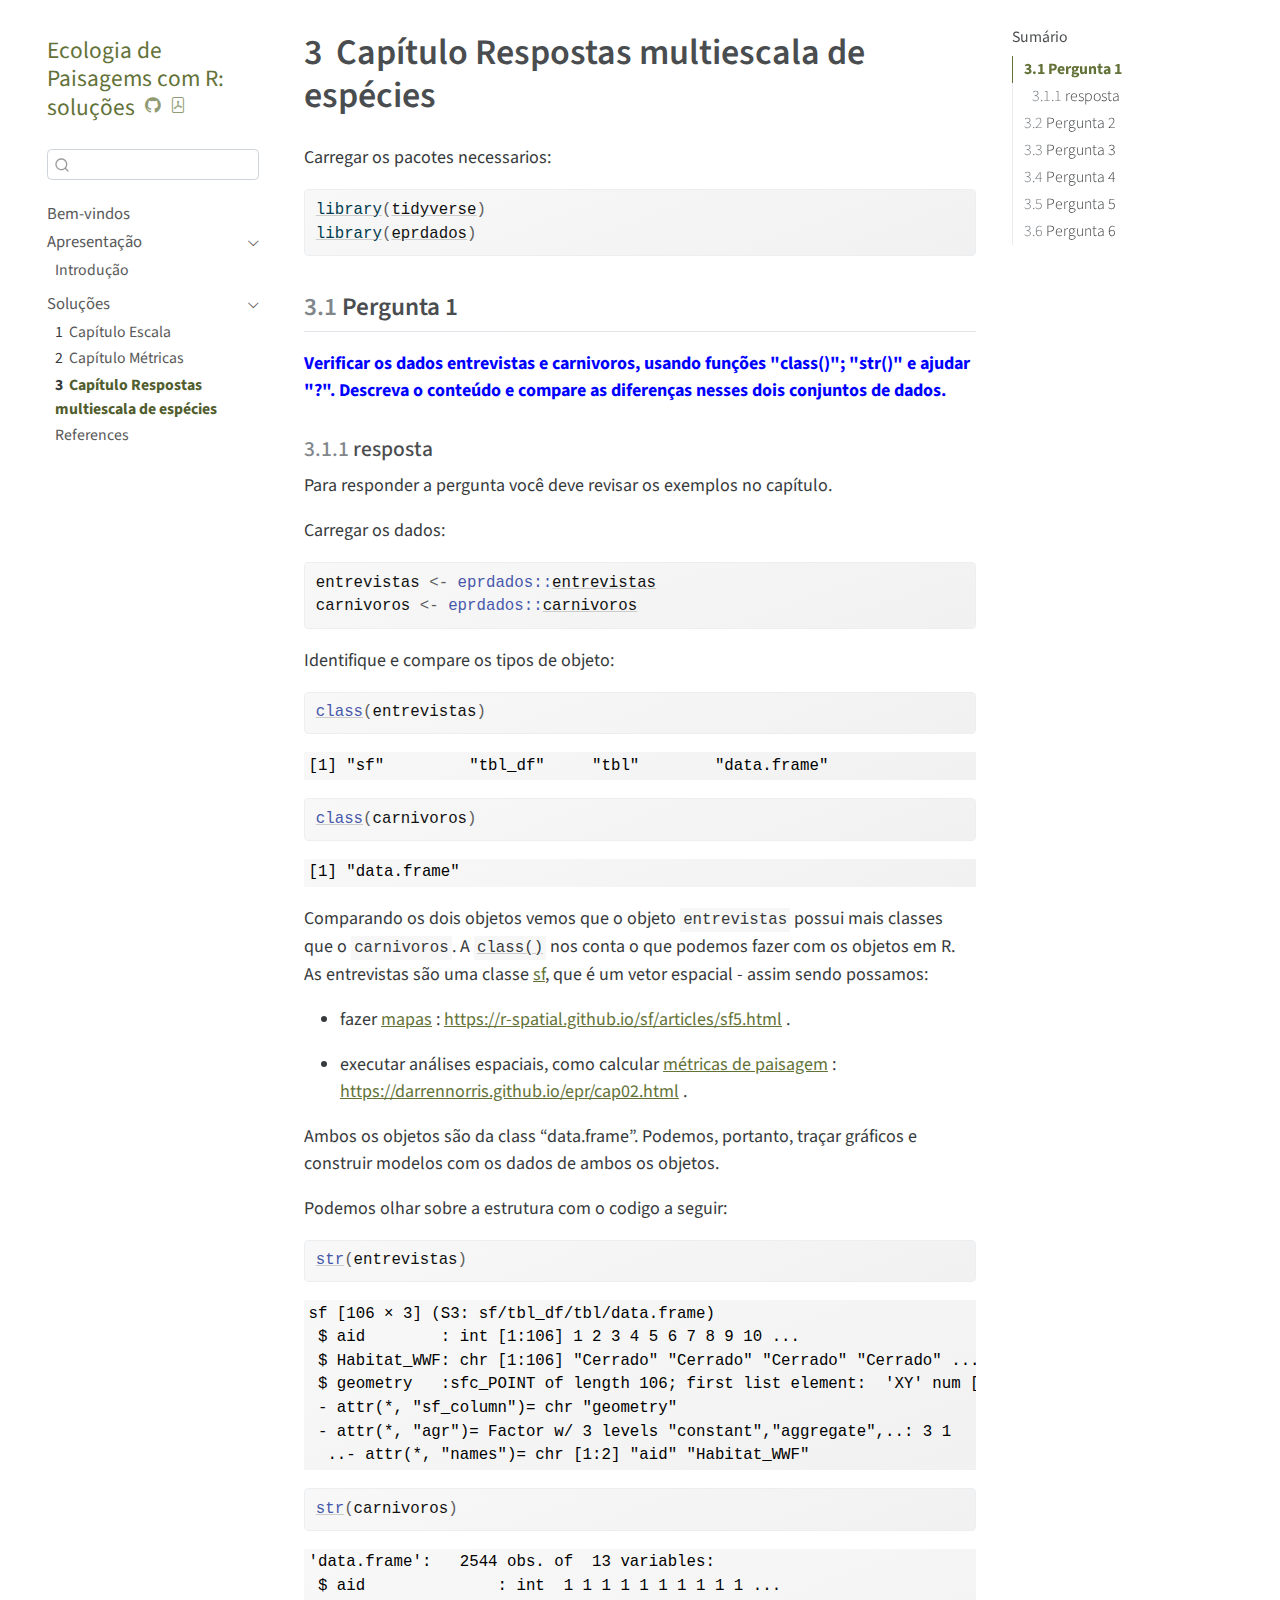
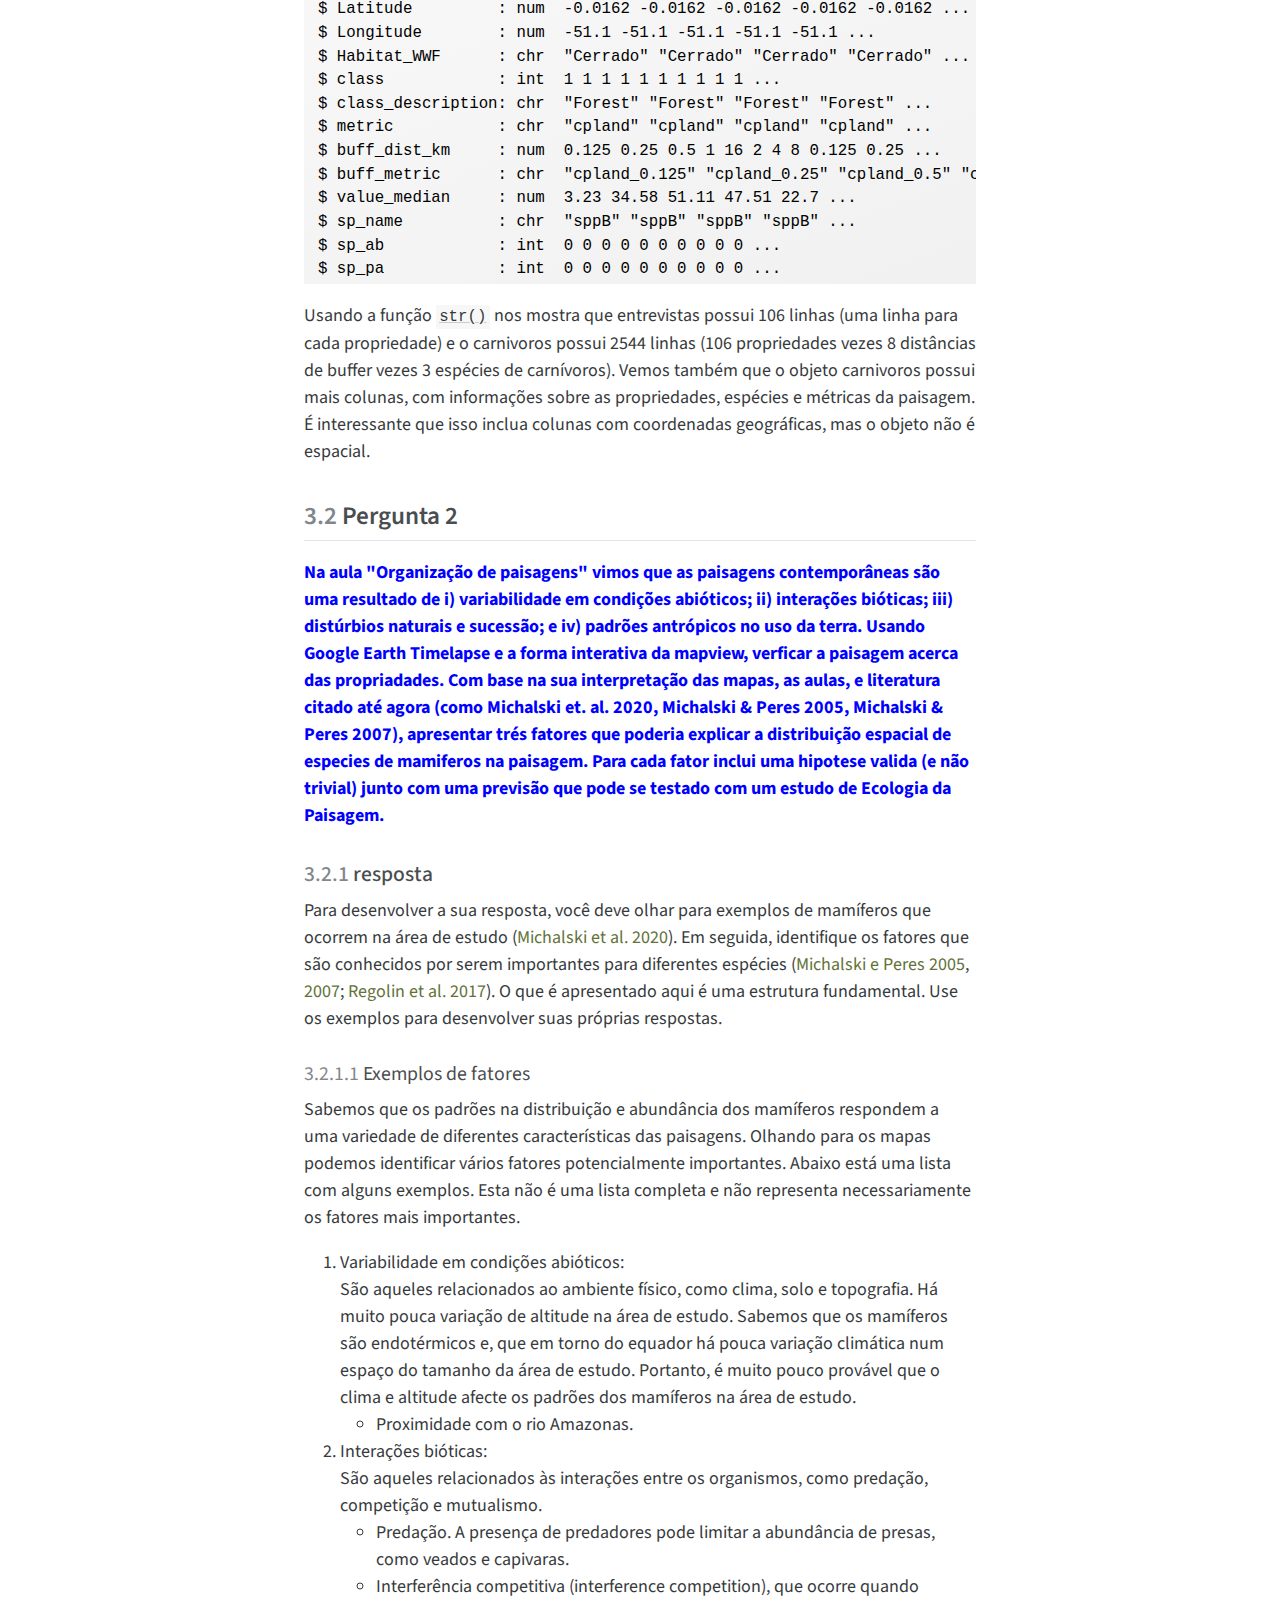
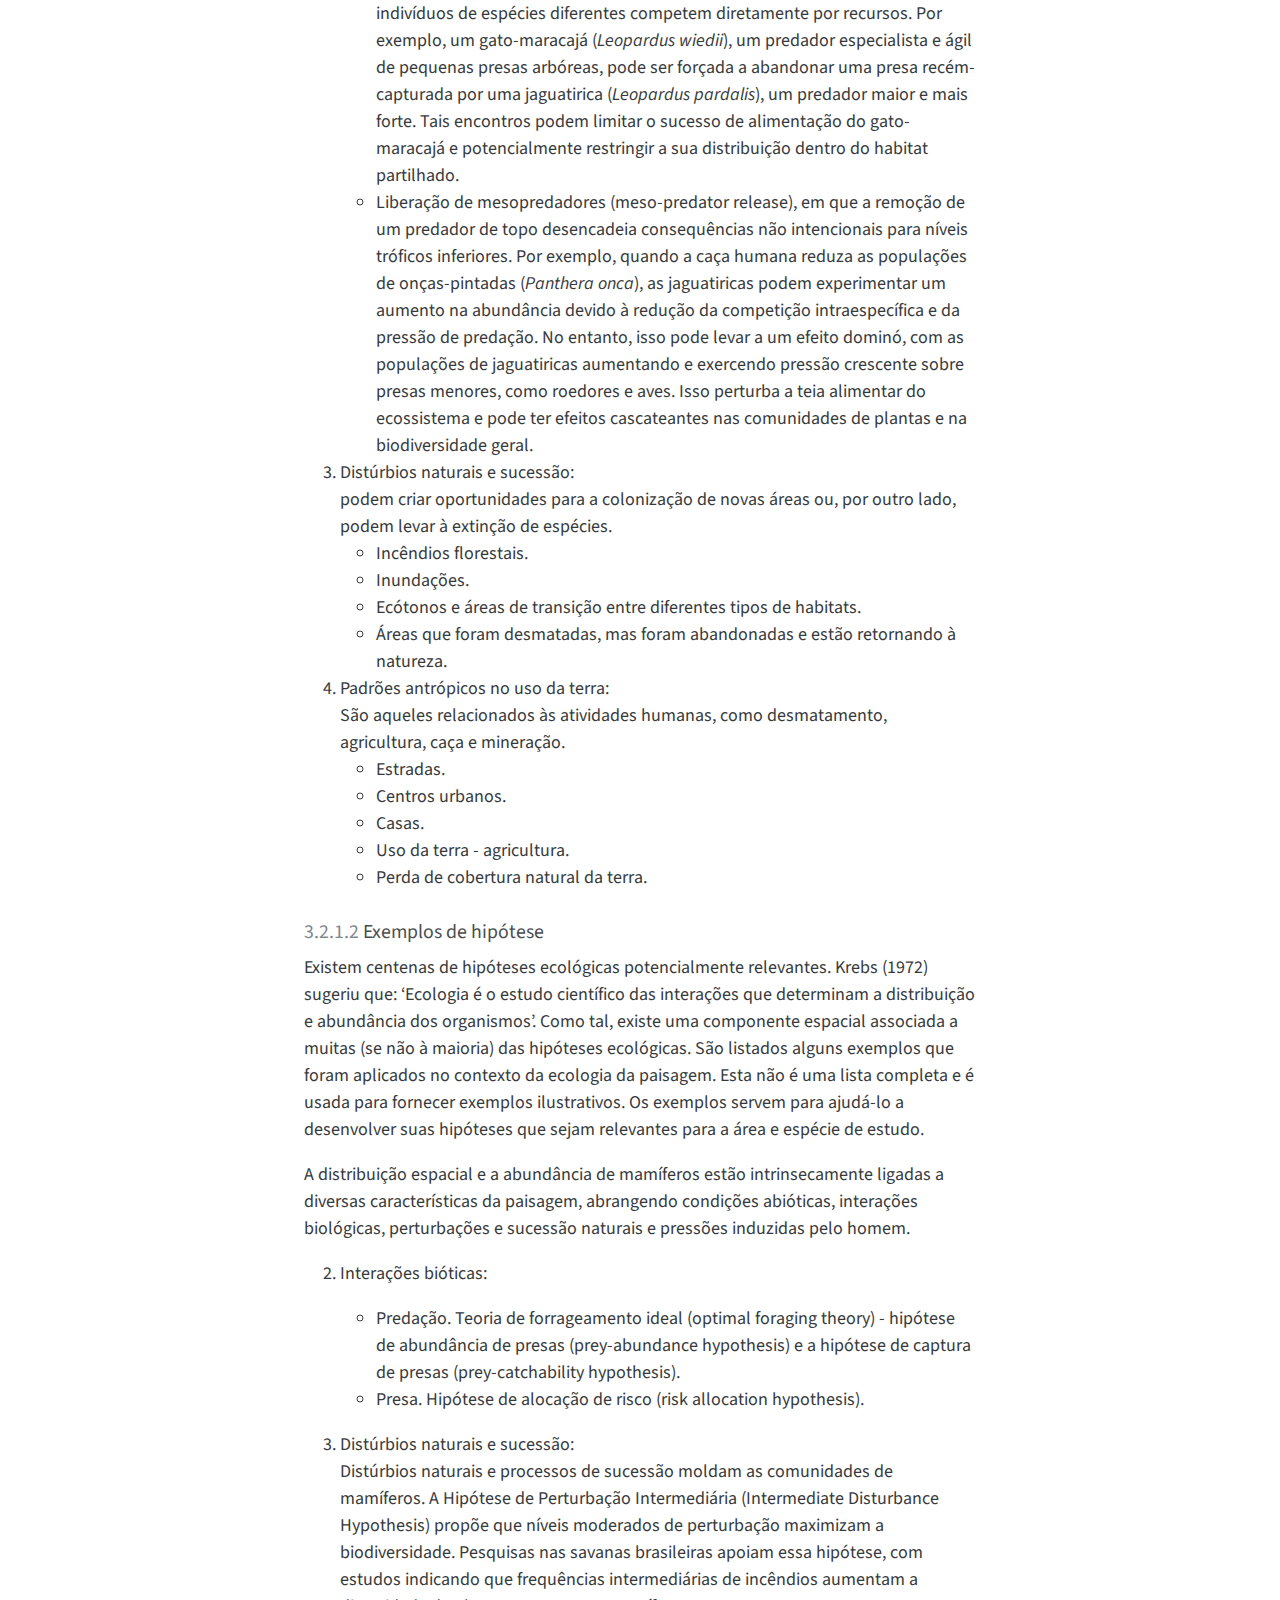
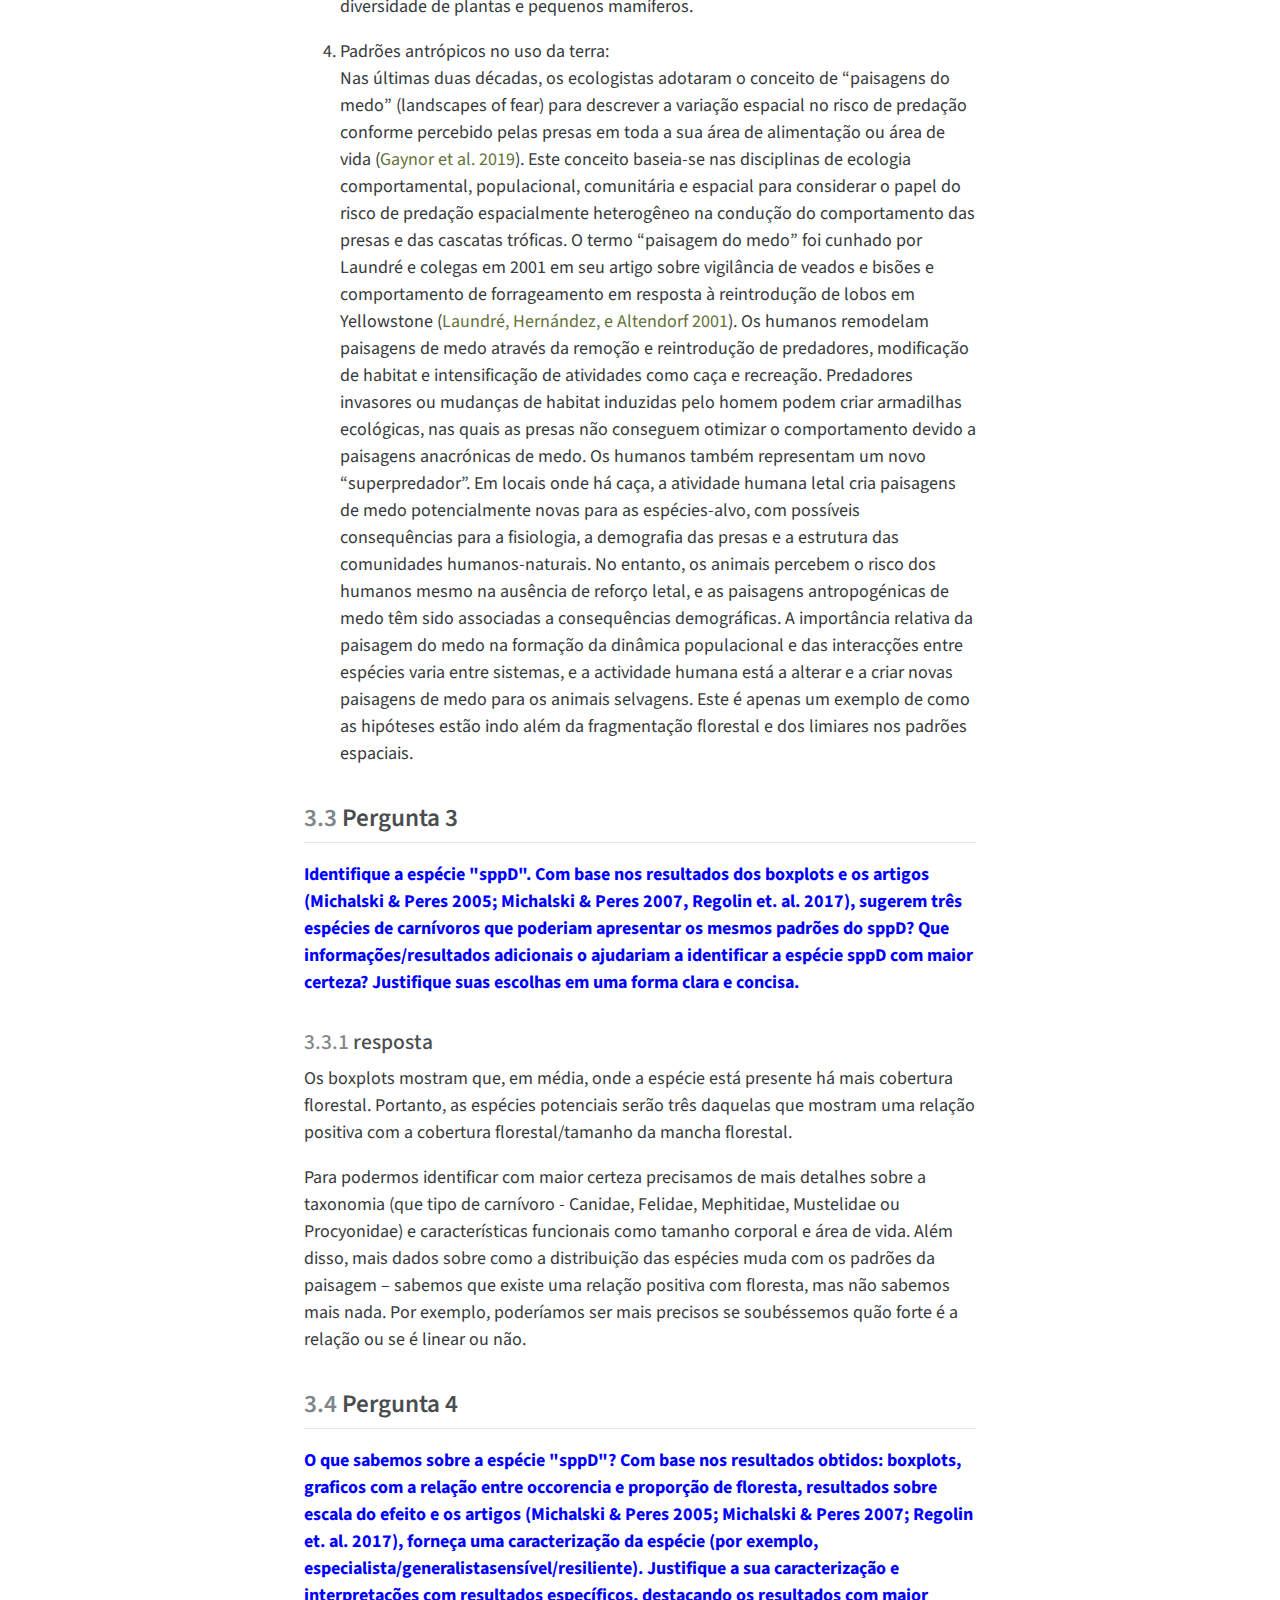
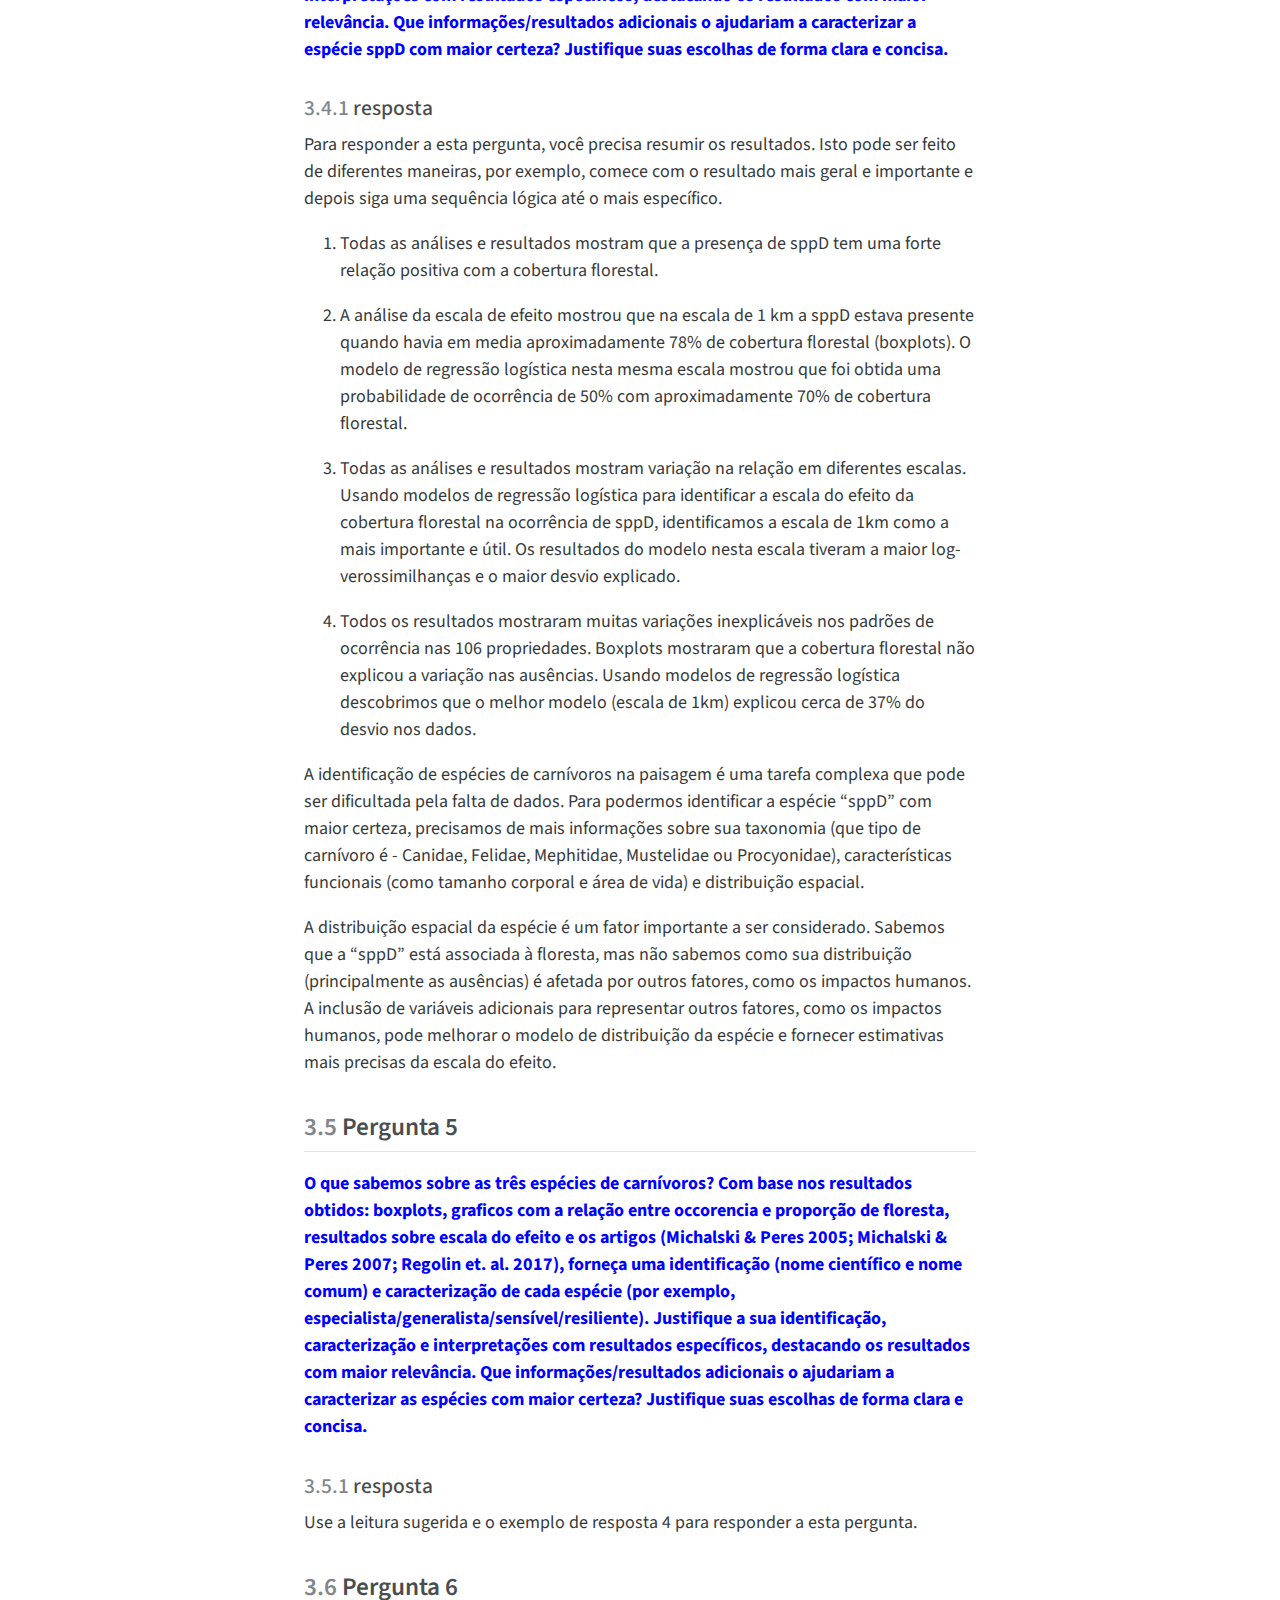
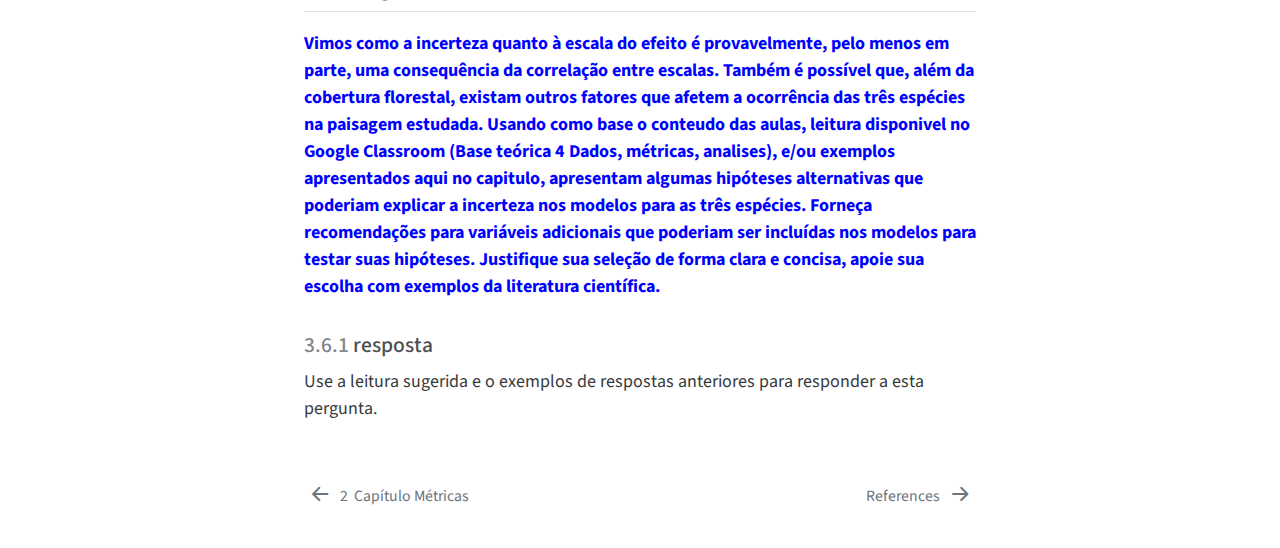
<file: docs/solutions03_especies.html>
<!DOCTYPE html>
<html xmlns="http://www.w3.org/1999/xhtml" lang="pt-BR" xml:lang="pt-BR"><head>
<meta http-equiv="Content-Type" content="text/html; charset=UTF-8">
<meta charset="utf-8">
<meta name="generator" content="quarto-1.3.340">
<meta name="viewport" content="width=device-width, initial-scale=1.0, user-scalable=yes">
<title>Ecologia de Paisagems com R: soluções - 3&nbsp; Capítulo Respostas multiescala de espécies</title>
<style>
code{white-space: pre-wrap;}
span.smallcaps{font-variant: small-caps;}
div.columns{display: flex; gap: min(4vw, 1.5em);}
div.column{flex: auto; overflow-x: auto;}
div.hanging-indent{margin-left: 1.5em; text-indent: -1.5em;}
ul.task-list{list-style: none;}
ul.task-list li input[type="checkbox"] {
  width: 0.8em;
  margin: 0 0.8em 0.2em -1em; /* quarto-specific, see https://github.com/quarto-dev/quarto-cli/issues/4556 */ 
  vertical-align: middle;
}
/* CSS for syntax highlighting */
pre > code.sourceCode { white-space: pre; position: relative; }
pre > code.sourceCode > span { display: inline-block; line-height: 1.25; }
pre > code.sourceCode > span:empty { height: 1.2em; }
.sourceCode { overflow: visible; }
code.sourceCode > span { color: inherit; text-decoration: inherit; }
div.sourceCode { margin: 1em 0; }
pre.sourceCode { margin: 0; }
@media screen {
div.sourceCode { overflow: auto; }
}
@media print {
pre > code.sourceCode { white-space: pre-wrap; }
pre > code.sourceCode > span { text-indent: -5em; padding-left: 5em; }
}
pre.numberSource code
  { counter-reset: source-line 0; }
pre.numberSource code > span
  { position: relative; left: -4em; counter-increment: source-line; }
pre.numberSource code > span > a:first-child::before
  { content: counter(source-line);
    position: relative; left: -1em; text-align: right; vertical-align: baseline;
    border: none; display: inline-block;
    -webkit-touch-callout: none; -webkit-user-select: none;
    -khtml-user-select: none; -moz-user-select: none;
    -ms-user-select: none; user-select: none;
    padding: 0 4px; width: 4em;
  }
pre.numberSource { margin-left: 3em;  padding-left: 4px; }
div.sourceCode
  {   }
@media screen {
pre > code.sourceCode > span > a:first-child::before { text-decoration: underline; }
}
/* CSS for citations */
div.csl-bib-body { }
div.csl-entry {
  clear: both;
}
.hanging-indent div.csl-entry {
  margin-left:2em;
  text-indent:-2em;
}
div.csl-left-margin {
  min-width:2em;
  float:left;
}
div.csl-right-inline {
  margin-left:2em;
  padding-left:1em;
}
div.csl-indent {
  margin-left: 2em;
}</style>

<script src="site_libs/quarto-nav/quarto-nav.js"></script>
<script src="site_libs/quarto-nav/headroom.min.js"></script>
<script src="site_libs/clipboard/clipboard.min.js"></script>
<script src="site_libs/quarto-search/autocomplete.umd.js"></script>
<script src="site_libs/quarto-search/fuse.min.js"></script>
<script src="site_libs/quarto-search/quarto-search.js"></script>
<meta name="quarto:offset" content="./">
<link href="./references.html" rel="next">
<link href="./solutions02_metricas.html" rel="prev">
<script src="site_libs/quarto-html/quarto.js"></script>
<script src="site_libs/quarto-html/popper.min.js"></script>
<script src="site_libs/quarto-html/tippy.umd.min.js"></script>
<script src="site_libs/quarto-html/anchor.min.js"></script>
<link href="site_libs/quarto-html/tippy.css" rel="stylesheet">
<link href="site_libs/quarto-html/quarto-syntax-highlighting.css" rel="stylesheet" id="quarto-text-highlighting-styles">
<script src="site_libs/bootstrap/bootstrap.min.js"></script>
<link href="site_libs/bootstrap/bootstrap-icons.css" rel="stylesheet">
<link href="site_libs/bootstrap/bootstrap.min.css" rel="stylesheet" id="quarto-bootstrap" data-mode="light"><script id="quarto-search-options" type="application/json">{
  "location": "sidebar",
  "copy-button": false,
  "collapse-after": 3,
  "panel-placement": "start",
  "type": "textbox",
  "limit": 20,
  "language": {
    "search-no-results-text": "Nenhum resultado",
    "search-matching-documents-text": "documentos correspondentes",
    "search-copy-link-title": "Copiar link para a busca",
    "search-hide-matches-text": "Esconder correspondências adicionais",
    "search-more-match-text": "mais correspondência neste documento",
    "search-more-matches-text": "mais correspondências neste documento",
    "search-clear-button-title": "Limpar",
    "search-detached-cancel-button-title": "Cancelar",
    "search-submit-button-title": "Enviar"
  }
}</script>
</head>
<body class="nav-sidebar floating">

<div id="quarto-search-results"></div>
  <header id="quarto-header" class="headroom fixed-top"><nav class="quarto-secondary-nav"><div class="container-fluid d-flex">
      <button type="button" class="quarto-btn-toggle btn" data-bs-toggle="collapse" data-bs-target="#quarto-sidebar,#quarto-sidebar-glass" aria-controls="quarto-sidebar" aria-expanded="false" aria-label="Alternar barra lateral" onclick="if (window.quartoToggleHeadroom) { window.quartoToggleHeadroom(); }">
        <i class="bi bi-layout-text-sidebar-reverse"></i>
      </button>
      <nav class="quarto-page-breadcrumbs" aria-label="breadcrumb"><ol class="breadcrumb"><li class="breadcrumb-item"><a href="./solutions01_escala.html">Soluções</a></li><li class="breadcrumb-item"><a href="./solutions03_especies.html"><span class="chapter-number">3</span>&nbsp; <span class="chapter-title">Capítulo Respostas multiescala de espécies</span></a></li></ol></nav>
      <a class="flex-grow-1" role="button" data-bs-toggle="collapse" data-bs-target="#quarto-sidebar,#quarto-sidebar-glass" aria-controls="quarto-sidebar" aria-expanded="false" aria-label="Alternar barra lateral" onclick="if (window.quartoToggleHeadroom) { window.quartoToggleHeadroom(); }">      
      </a>
      <button type="button" class="btn quarto-search-button" aria-label="Procurar" onclick="window.quartoOpenSearch();">
        <i class="bi bi-search"></i>
      </button>
    </div>
  </nav></header><!-- content --><div id="quarto-content" class="quarto-container page-columns page-rows-contents page-layout-article">
<!-- sidebar -->
  <nav id="quarto-sidebar" class="sidebar collapse collapse-horizontal sidebar-navigation floating overflow-auto"><div class="pt-lg-2 mt-2 text-left sidebar-header">
    <div class="sidebar-title mb-0 py-0">
      <a href="./">Ecologia de Paisagems com R: soluções</a> 
        <div class="sidebar-tools-main">
    <a href="https://github.com/darrennorris/eprsol" title="GitHub codigo fonte" class="quarto-navigation-tool px-1" aria-label="GitHub codigo fonte"><i class="bi bi-github"></i></a>
    <a href="./Ecologia-de-Paisagems-com-R--soluções.pdf" title="Download PDF" class="quarto-navigation-tool px-1" aria-label="Download PDF"><i class="bi bi-file-pdf"></i></a>
</div>
    </div>
      </div>
        <div class="mt-2 flex-shrink-0 align-items-center">
        <div class="sidebar-search">
        <div id="quarto-search" class="" title="Procurar"></div>
        </div>
        </div>
    <div class="sidebar-menu-container"> 
    <ul class="list-unstyled mt-1">
<li class="sidebar-item">
  <div class="sidebar-item-container"> 
  <a href="./index.html" class="sidebar-item-text sidebar-link">
 <span class="menu-text">Bem-vindos</span></a>
  </div>
</li>
        <li class="sidebar-item sidebar-item-section">
      <div class="sidebar-item-container"> 
            <a class="sidebar-item-text sidebar-link text-start" data-bs-toggle="collapse" data-bs-target="#quarto-sidebar-section-1" aria-expanded="true">
 <span class="menu-text">Apresentação</span></a>
          <a class="sidebar-item-toggle text-start" data-bs-toggle="collapse" data-bs-target="#quarto-sidebar-section-1" aria-expanded="true" aria-label="Alternar seção">
            <i class="bi bi-chevron-right ms-2"></i>
          </a> 
      </div>
      <ul id="quarto-sidebar-section-1" class="collapse list-unstyled sidebar-section depth1 show">
<li class="sidebar-item">
  <div class="sidebar-item-container"> 
  <a href="./intro.html" class="sidebar-item-text sidebar-link">
 <span class="menu-text">Introdução</span></a>
  </div>
</li>
      </ul>
</li>
        <li class="sidebar-item sidebar-item-section">
      <div class="sidebar-item-container"> 
            <a class="sidebar-item-text sidebar-link text-start" data-bs-toggle="collapse" data-bs-target="#quarto-sidebar-section-2" aria-expanded="true">
 <span class="menu-text">Soluções</span></a>
          <a class="sidebar-item-toggle text-start" data-bs-toggle="collapse" data-bs-target="#quarto-sidebar-section-2" aria-expanded="true" aria-label="Alternar seção">
            <i class="bi bi-chevron-right ms-2"></i>
          </a> 
      </div>
      <ul id="quarto-sidebar-section-2" class="collapse list-unstyled sidebar-section depth1 show">
<li class="sidebar-item">
  <div class="sidebar-item-container"> 
  <a href="./solutions01_escala.html" class="sidebar-item-text sidebar-link">
 <span class="menu-text"><span class="chapter-number">1</span>&nbsp; <span class="chapter-title">Capítulo Escala</span></span></a>
  </div>
</li>
          <li class="sidebar-item">
  <div class="sidebar-item-container"> 
  <a href="./solutions02_metricas.html" class="sidebar-item-text sidebar-link">
 <span class="menu-text"><span class="chapter-number">2</span>&nbsp; <span class="chapter-title">Capítulo Métricas</span></span></a>
  </div>
</li>
          <li class="sidebar-item">
  <div class="sidebar-item-container"> 
  <a href="./solutions03_especies.html" class="sidebar-item-text sidebar-link active">
 <span class="menu-text"><span class="chapter-number">3</span>&nbsp; <span class="chapter-title">Capítulo Respostas multiescala de espécies</span></span></a>
  </div>
</li>
          <li class="sidebar-item">
  <div class="sidebar-item-container"> 
  <a href="./references.html" class="sidebar-item-text sidebar-link">
 <span class="menu-text">References</span></a>
  </div>
</li>
      </ul>
</li>
    </ul>
</div>
</nav><div id="quarto-sidebar-glass" data-bs-toggle="collapse" data-bs-target="#quarto-sidebar,#quarto-sidebar-glass"></div>
<!-- margin-sidebar -->
    <div id="quarto-margin-sidebar" class="sidebar margin-sidebar">
        <nav id="TOC" role="doc-toc" class="toc-active"><h2 id="toc-title">Sumário</h2>
   
  <ul>
<li>
<a href="#pergunta-1" id="toc-pergunta-1" class="nav-link active" data-scroll-target="#pergunta-1"><span class="header-section-number">3.1</span> Pergunta 1</a>
  <ul class="collapse">
<li><a href="#resposta" id="toc-resposta" class="nav-link" data-scroll-target="#resposta"><span class="header-section-number">3.1.1</span> resposta</a></li>
  </ul>
</li>
  <li>
<a href="#pergunta-2" id="toc-pergunta-2" class="nav-link" data-scroll-target="#pergunta-2"><span class="header-section-number">3.2</span> Pergunta 2</a>
  <ul class="collapse">
<li><a href="#resposta-1" id="toc-resposta-1" class="nav-link" data-scroll-target="#resposta-1"><span class="header-section-number">3.2.1</span> resposta</a></li>
  </ul>
</li>
  <li>
<a href="#pergunta-3" id="toc-pergunta-3" class="nav-link" data-scroll-target="#pergunta-3"><span class="header-section-number">3.3</span> Pergunta 3</a>
  <ul class="collapse">
<li><a href="#resposta-2" id="toc-resposta-2" class="nav-link" data-scroll-target="#resposta-2"><span class="header-section-number">3.3.1</span> resposta</a></li>
  </ul>
</li>
  <li>
<a href="#pergunta-4" id="toc-pergunta-4" class="nav-link" data-scroll-target="#pergunta-4"><span class="header-section-number">3.4</span> Pergunta 4</a>
  <ul class="collapse">
<li><a href="#resposta-3" id="toc-resposta-3" class="nav-link" data-scroll-target="#resposta-3"><span class="header-section-number">3.4.1</span> resposta</a></li>
  </ul>
</li>
  <li>
<a href="#pergunta-5" id="toc-pergunta-5" class="nav-link" data-scroll-target="#pergunta-5"><span class="header-section-number">3.5</span> Pergunta 5</a>
  <ul class="collapse">
<li><a href="#resposta-4" id="toc-resposta-4" class="nav-link" data-scroll-target="#resposta-4"><span class="header-section-number">3.5.1</span> resposta</a></li>
  </ul>
</li>
  <li>
<a href="#pergunta-6" id="toc-pergunta-6" class="nav-link" data-scroll-target="#pergunta-6"><span class="header-section-number">3.6</span> Pergunta 6</a>
  <ul class="collapse">
<li><a href="#resposta-5" id="toc-resposta-5" class="nav-link" data-scroll-target="#resposta-5"><span class="header-section-number">3.6.1</span> resposta</a></li>
  </ul>
</li>
  </ul></nav>
    </div>
<!-- main -->
<main class="content" id="quarto-document-content"><header id="title-block-header" class="quarto-title-block default"><div class="quarto-title">
<h1 class="title">
<span class="chapter-number">3</span>&nbsp; <span class="chapter-title">Capítulo Respostas multiescala de espécies</span>
</h1>
</div>



<div class="quarto-title-meta">

    
  
    
  </div>
  

</header><p>Carregar os pacotes necessarios:</p>
<div class="cell">
<div class="sourceCode" id="cb1"><pre class="downlit sourceCode r code-with-copy"><code class="sourceCode R"><span><span class="kw"><a href="https://rdrr.io/r/base/library.html">library</a></span><span class="op">(</span><span class="va"><a href="https://tidyverse.tidyverse.org">tidyverse</a></span><span class="op">)</span></span>
<span><span class="kw"><a href="https://rdrr.io/r/base/library.html">library</a></span><span class="op">(</span><span class="va"><a href="https://darrennorris.github.io/eprdados/">eprdados</a></span><span class="op">)</span></span></code><button title="Copiar para a área de transferência" class="code-copy-button"><i class="bi"></i></button></pre></div>
</div>
<section id="pergunta-1" class="level2" data-number="3.1"><h2 data-number="3.1" class="anchored" data-anchor-id="pergunta-1">
<span class="header-section-number">3.1</span> Pergunta 1</h2>
<p><span style=" font-weight: bold;    color: blue !important;">Verificar os dados entrevistas e carnivoros, usando funções "class()"; "str()" e ajudar "?". Descreva o conteúdo e compare as diferenças nesses dois conjuntos de dados. </span></p>
<section id="resposta" class="level3" data-number="3.1.1"><h3 data-number="3.1.1" class="anchored" data-anchor-id="resposta">
<span class="header-section-number">3.1.1</span> resposta</h3>
<p>Para responder a pergunta você deve revisar os exemplos no capítulo.</p>
<p>Carregar os dados:</p>
<div class="cell">
<div class="sourceCode" id="cb2"><pre class="downlit sourceCode r code-with-copy"><code class="sourceCode R"><span><span class="va">entrevistas</span> <span class="op">&lt;-</span> <span class="fu">eprdados</span><span class="fu">::</span><span class="va"><a href="https://darrennorris.github.io/eprdados/reference/entrevistas.html">entrevistas</a></span></span>
<span><span class="va">carnivoros</span> <span class="op">&lt;-</span> <span class="fu">eprdados</span><span class="fu">::</span><span class="va"><a href="https://darrennorris.github.io/eprdados/reference/carnivoros.html">carnivoros</a></span></span></code><button title="Copiar para a área de transferência" class="code-copy-button"><i class="bi"></i></button></pre></div>
</div>
<p>Identifique e compare os tipos de objeto:</p>
<div class="cell">
<div class="sourceCode" id="cb3"><pre class="downlit sourceCode r code-with-copy"><code class="sourceCode R"><span><span class="fu"><a href="https://rdrr.io/r/base/class.html">class</a></span><span class="op">(</span><span class="va">entrevistas</span><span class="op">)</span></span></code><button title="Copiar para a área de transferência" class="code-copy-button"><i class="bi"></i></button></pre></div>
<div class="cell-output cell-output-stdout">
<pre><code>[1] "sf"         "tbl_df"     "tbl"        "data.frame"</code></pre>
</div>
<div class="sourceCode" id="cb5"><pre class="downlit sourceCode r code-with-copy"><code class="sourceCode R"><span><span class="fu"><a href="https://rdrr.io/r/base/class.html">class</a></span><span class="op">(</span><span class="va">carnivoros</span><span class="op">)</span></span></code><button title="Copiar para a área de transferência" class="code-copy-button"><i class="bi"></i></button></pre></div>
<div class="cell-output cell-output-stdout">
<pre><code>[1] "data.frame"</code></pre>
</div>
</div>
<p>Comparando os dois objetos vemos que o objeto <code>entrevistas</code> possui mais classes que o <code>carnivoros</code>. A <code><a href="https://rdrr.io/r/base/class.html">class()</a></code> nos conta o que podemos fazer com os objetos em R. As entrevistas são uma classe <a href="https://r-spatial.github.io/sf/articles/">sf</a>, que é um vetor espacial - assim sendo possamos:</p>
<ul>
<li><p>fazer <a href="https://r-spatial.github.io/sf/articles/sf5.html">mapas</a> : <a href="https://r-spatial.github.io/sf/articles/sf5.html" class="uri">https://r-spatial.github.io/sf/articles/sf5.html</a> .</p></li>
<li><p>executar análises espaciais, como calcular <a href="https://darrennorris.github.io/epr/cap02.html">métricas de paisagem</a> : <a href="https://darrennorris.github.io/epr/cap02.html" class="uri">https://darrennorris.github.io/epr/cap02.html</a> .</p></li>
</ul>
<p>Ambos os objetos são da class “data.frame”. Podemos, portanto, traçar gráficos e construir modelos com os dados de ambos os objetos.</p>
<p>Podemos olhar sobre a estrutura com o codigo a seguir:</p>
<div class="cell">
<div class="sourceCode" id="cb7"><pre class="downlit sourceCode r code-with-copy"><code class="sourceCode R"><span><span class="fu"><a href="https://rdrr.io/r/utils/str.html">str</a></span><span class="op">(</span><span class="va">entrevistas</span><span class="op">)</span></span></code><button title="Copiar para a área de transferência" class="code-copy-button"><i class="bi"></i></button></pre></div>
<div class="cell-output cell-output-stdout">
<pre><code>sf [106 × 3] (S3: sf/tbl_df/tbl/data.frame)
 $ aid        : int [1:106] 1 2 3 4 5 6 7 8 9 10 ...
 $ Habitat_WWF: chr [1:106] "Cerrado" "Cerrado" "Cerrado" "Cerrado" ...
 $ geometry   :sfc_POINT of length 106; first list element:  'XY' num [1:2] -51.1093 -0.0162
 - attr(*, "sf_column")= chr "geometry"
 - attr(*, "agr")= Factor w/ 3 levels "constant","aggregate",..: 3 1
  ..- attr(*, "names")= chr [1:2] "aid" "Habitat_WWF"</code></pre>
</div>
<div class="sourceCode" id="cb9"><pre class="downlit sourceCode r code-with-copy"><code class="sourceCode R"><span><span class="fu"><a href="https://rdrr.io/r/utils/str.html">str</a></span><span class="op">(</span><span class="va">carnivoros</span><span class="op">)</span></span></code><button title="Copiar para a área de transferência" class="code-copy-button"><i class="bi"></i></button></pre></div>
<div class="cell-output cell-output-stdout">
<pre><code>'data.frame':   2544 obs. of  13 variables:
 $ aid              : int  1 1 1 1 1 1 1 1 1 1 ...
 $ Latitude         : num  -0.0162 -0.0162 -0.0162 -0.0162 -0.0162 ...
 $ Longitude        : num  -51.1 -51.1 -51.1 -51.1 -51.1 ...
 $ Habitat_WWF      : chr  "Cerrado" "Cerrado" "Cerrado" "Cerrado" ...
 $ class            : int  1 1 1 1 1 1 1 1 1 1 ...
 $ class_description: chr  "Forest" "Forest" "Forest" "Forest" ...
 $ metric           : chr  "cpland" "cpland" "cpland" "cpland" ...
 $ buff_dist_km     : num  0.125 0.25 0.5 1 16 2 4 8 0.125 0.25 ...
 $ buff_metric      : chr  "cpland_0.125" "cpland_0.25" "cpland_0.5" "cpland_1" ...
 $ value_median     : num  3.23 34.58 51.11 47.51 22.7 ...
 $ sp_name          : chr  "sppB" "sppB" "sppB" "sppB" ...
 $ sp_ab            : int  0 0 0 0 0 0 0 0 0 0 ...
 $ sp_pa            : int  0 0 0 0 0 0 0 0 0 0 ...</code></pre>
</div>
</div>
<p>Usando a função <code><a href="https://rdrr.io/r/utils/str.html">str()</a></code> nos mostra que entrevistas possui 106 linhas (uma linha para cada propriedade) e o carnivoros possui 2544 linhas (106 propriedades vezes 8 distâncias de buffer vezes 3 espécies de carnívoros). Vemos também que o objeto carnivoros possui mais colunas, com informações sobre as propriedades, espécies e métricas da paisagem. É interessante que isso inclua colunas com coordenadas geográficas, mas o objeto não é espacial.</p>
</section></section><section id="pergunta-2" class="level2" data-number="3.2"><h2 data-number="3.2" class="anchored" data-anchor-id="pergunta-2">
<span class="header-section-number">3.2</span> Pergunta 2</h2>
<p><span style=" font-weight: bold;    color: blue !important;">Na aula "Organização de paisagens" vimos que as paisagens contemporâneas são uma resultado de i) variabilidade em condições abióticos; ii) interações bióticas; iii) distúrbios naturais e sucessão; e iv) padrões antrópicos no uso da terra. Usando Google Earth Timelapse e a forma interativa da mapview, verficar a paisagem acerca das propriadades. Com base na sua interpretação das mapas, as aulas, e literatura citado até agora (como Michalski et. al.&nbsp;2020, Michalski &amp; Peres 2005, Michalski &amp; Peres 2007), apresentar trés fatores que poderia explicar a distribuição espacial de especies de mamiferos na paisagem. Para cada fator inclui uma hipotese valida (e não trivial) junto com uma previsão que pode se testado com um estudo de Ecologia da Paisagem.</span></p>
<section id="resposta-1" class="level3" data-number="3.2.1"><h3 data-number="3.2.1" class="anchored" data-anchor-id="resposta-1">
<span class="header-section-number">3.2.1</span> resposta</h3>
<p>Para desenvolver a sua resposta, você deve olhar para exemplos de mamíferos que ocorrem na área de estudo <span class="citation" data-cites="Michalski2020int">(<a href="references.html#ref-Michalski2020int" role="doc-biblioref">Michalski et al. 2020</a>)</span>. Em seguida, identifique os fatores que são conhecidos por serem importantes para diferentes espécies <span class="citation" data-cites="MICHALSKI2005383 MICHALSKI2007conbio regolin2017forest">(<a href="references.html#ref-MICHALSKI2005383" role="doc-biblioref">Michalski e Peres 2005</a>, <a href="references.html#ref-MICHALSKI2007conbio" role="doc-biblioref">2007</a>; <a href="references.html#ref-regolin2017forest" role="doc-biblioref">Regolin et al. 2017</a>)</span>. O que é apresentado aqui é uma estrutura fundamental. Use os exemplos para desenvolver suas próprias respostas.</p>
<section id="exemplos-de-fatores" class="level4" data-number="3.2.1.1"><h4 data-number="3.2.1.1" class="anchored" data-anchor-id="exemplos-de-fatores">
<span class="header-section-number">3.2.1.1</span> Exemplos de fatores</h4>
<p>Sabemos que os padrões na distribuição e abundância dos mamíferos respondem a uma variedade de diferentes características das paisagens. Olhando para os mapas podemos identificar vários fatores potencialmente importantes. Abaixo está uma lista com alguns exemplos. Esta não é uma lista completa e não representa necessariamente os fatores mais importantes.</p>
<ol type="1">
<li>Variabilidade em condições abióticos:<br>
São aqueles relacionados ao ambiente físico, como clima, solo e topografia. Há muito pouca variação de altitude na área de estudo. Sabemos que os mamíferos são endotérmicos e, que em torno do equador há pouca variação climática num espaço do tamanho da área de estudo. Portanto, é muito pouco provável que o clima e altitude afecte os padrões dos mamíferos na área de estudo.
<ul>
<li>Proximidade com o rio Amazonas.</li>
</ul>
</li>
<li>Interações bióticas:<br>
São aqueles relacionados às interações entre os organismos, como predação, competição e mutualismo.
<ul>
<li>Predação. A presença de predadores pode limitar a abundância de presas, como veados e capivaras.</li>
<li>Interferência competitiva (interference competition), que ocorre quando indivíduos de espécies diferentes competem diretamente por recursos. Por exemplo, um gato-maracajá (<em>Leopardus wiedii</em>), um predador especialista e ágil de pequenas presas arbóreas, pode ser forçada a abandonar uma presa recém-capturada por uma jaguatirica (<em>Leopardus pardalis</em>), um predador maior e mais forte. Tais encontros podem limitar o sucesso de alimentação do gato-maracajá e potencialmente restringir a sua distribuição dentro do habitat partilhado.</li>
<li>Liberação de mesopredadores (meso-predator release), em que a remoção de um predador de topo desencadeia consequências não intencionais para níveis tróficos inferiores. Por exemplo, quando a caça humana reduza as populações de onças-pintadas (<em>Panthera onca</em>), as jaguatiricas podem experimentar um aumento na abundância devido à redução da competição intraespecífica e da pressão de predação. No entanto, isso pode levar a um efeito dominó, com as populações de jaguatiricas aumentando e exercendo pressão crescente sobre presas menores, como roedores e aves. Isso perturba a teia alimentar do ecossistema e pode ter efeitos cascateantes nas comunidades de plantas e na biodiversidade geral.</li>
</ul>
</li>
<li>Distúrbios naturais e sucessão:<br>
podem criar oportunidades para a colonização de novas áreas ou, por outro lado, podem levar à extinção de espécies.
<ul>
<li>Incêndios florestais.</li>
<li>Inundações.</li>
<li>Ecótonos e áreas de transição entre diferentes tipos de habitats.</li>
<li>Áreas que foram desmatadas, mas foram abandonadas e estão retornando à natureza.</li>
</ul>
</li>
<li>Padrões antrópicos no uso da terra:<br>
São aqueles relacionados às atividades humanas, como desmatamento, agricultura, caça e mineração.
<ul>
<li>Estradas.</li>
<li>Centros urbanos.</li>
<li>Casas.</li>
<li>Uso da terra - agricultura.</li>
<li>Perda de cobertura natural da terra.</li>
</ul>
</li>
</ol></section><section id="exemplos-de-hipótese" class="level4" data-number="3.2.1.2"><h4 data-number="3.2.1.2" class="anchored" data-anchor-id="exemplos-de-hipótese">
<span class="header-section-number">3.2.1.2</span> Exemplos de hipótese</h4>
<p>Existem centenas de hipóteses ecológicas potencialmente relevantes. Krebs (1972) sugeriu que: ‘Ecologia é o estudo científico das interações que determinam a distribuição e abundância dos organismos’. Como tal, existe uma componente espacial associada a muitas (se não à maioria) das hipóteses ecológicas. São listados alguns exemplos que foram aplicados no contexto da ecologia da paisagem. Esta não é uma lista completa e é usada para fornecer exemplos ilustrativos. Os exemplos servem para ajudá-lo a desenvolver suas hipóteses que sejam relevantes para a área e espécie de estudo.</p>
<p>A distribuição espacial e a abundância de mamíferos estão intrinsecamente ligadas a diversas características da paisagem, abrangendo condições abióticas, interações biológicas, perturbações e sucessão naturais e pressões induzidas pelo homem.</p>
<ol start="2" type="1">
<li>
<p>Interações bióticas:<br></p>
<ul>
<li>Predação. Teoria de forrageamento ideal (optimal foraging theory) - hipótese de abundância de presas (prey-abundance hypothesis) e a hipótese de captura de presas (prey-catchability hypothesis).</li>
<li>Presa. Hipótese de alocação de risco (risk allocation hypothesis).</li>
</ul>
</li>
<li><p>Distúrbios naturais e sucessão:&nbsp;<br>
Distúrbios naturais e processos de sucessão moldam as comunidades de mamíferos. A Hipótese de Perturbação Intermediária (Intermediate Disturbance Hypothesis) propõe que níveis moderados de perturbação maximizam a biodiversidade. Pesquisas nas savanas brasileiras apoiam essa hipótese, com estudos indicando que frequências intermediárias de incêndios aumentam a diversidade de plantas e pequenos mamíferos.</p></li>
<li><p>Padrões antrópicos no uso da terra:&nbsp;<br>
Nas últimas duas décadas, os ecologistas adotaram o conceito de “paisagens do medo” (landscapes of fear) para descrever a variação espacial no risco de predação conforme percebido pelas presas em toda a sua área de alimentação ou área de vida <span class="citation" data-cites="gaynor2019landscapes">(<a href="references.html#ref-gaynor2019landscapes" role="doc-biblioref">Gaynor et al. 2019</a>)</span>. Este conceito baseia-se nas disciplinas de ecologia comportamental, populacional, comunitária e espacial para considerar o papel do risco de predação espacialmente heterogêneo na condução do comportamento das presas e das cascatas tróficas. O termo “paisagem do medo” foi cunhado por Laundré e colegas em 2001 em seu artigo sobre vigilância de veados e bisões e comportamento de forrageamento em resposta à reintrodução de lobos em Yellowstone <span class="citation" data-cites="laundre2001wolves">(<a href="references.html#ref-laundre2001wolves" role="doc-biblioref">Laundré, Hernández, e Altendorf 2001</a>)</span>. Os humanos remodelam paisagens de medo através da remoção e reintrodução de predadores, modificação de habitat e intensificação de atividades como caça e recreação. Predadores invasores ou mudanças de habitat induzidas pelo homem podem criar armadilhas ecológicas, nas quais as presas não conseguem otimizar o comportamento devido a paisagens anacrónicas de medo. Os humanos também representam um novo “superpredador”. Em locais onde há caça, a atividade humana letal cria paisagens de medo potencialmente novas para as espécies-alvo, com possíveis consequências para a fisiologia, a demografia das presas e a estrutura das comunidades humanos-naturais. No entanto, os animais percebem o risco dos humanos mesmo na ausência de reforço letal, e as paisagens antropogénicas de medo têm sido associadas a consequências demográficas. A importância relativa da paisagem do medo na formação da dinâmica populacional e das interacções entre espécies varia entre sistemas, e a actividade humana está a alterar e a criar novas paisagens de medo para os animais selvagens. Este é apenas um exemplo de como as hipóteses estão indo além da fragmentação florestal e dos limiares nos padrões espaciais.</p></li>
</ol></section></section></section><section id="pergunta-3" class="level2" data-number="3.3"><h2 data-number="3.3" class="anchored" data-anchor-id="pergunta-3">
<span class="header-section-number">3.3</span> Pergunta 3</h2>
<p><span style=" font-weight: bold;    color: blue !important;">Identifique a espécie "sppD". Com base nos resultados dos boxplots e os artigos (Michalski &amp; Peres 2005; Michalski &amp; Peres 2007, Regolin et. al.&nbsp;2017), sugerem três espécies de carnívoros que poderiam apresentar os mesmos padrões do sppD? Que informações/resultados adicionais o ajudariam a identificar a espécie sppD com maior certeza? Justifique suas escolhas em uma forma clara e concisa.</span></p>
<section id="resposta-2" class="level3" data-number="3.3.1"><h3 data-number="3.3.1" class="anchored" data-anchor-id="resposta-2">
<span class="header-section-number">3.3.1</span> resposta</h3>
<p>Os boxplots mostram que, em média, onde a espécie está presente há mais cobertura florestal. Portanto, as espécies potenciais serão três daquelas que mostram uma relação positiva com a cobertura florestal/tamanho da mancha florestal.</p>
<p>Para podermos identificar com maior certeza precisamos de mais detalhes sobre a taxonomia (que tipo de carnívoro - Canidae, Felidae, Mephitidae, Mustelidae ou Procyonidae) e características funcionais como tamanho corporal e área de vida. Além disso, mais dados sobre como a distribuição das espécies muda com os padrões da paisagem – sabemos que existe uma relação positiva com floresta, mas não sabemos mais nada. Por exemplo, poderíamos ser mais precisos se soubéssemos quão forte é a relação ou se é linear ou não.</p>
</section></section><section id="pergunta-4" class="level2" data-number="3.4"><h2 data-number="3.4" class="anchored" data-anchor-id="pergunta-4">
<span class="header-section-number">3.4</span> Pergunta 4</h2>
<p><span style=" font-weight: bold;    color: blue !important;">O que sabemos sobre a espécie "sppD"? Com base nos resultados obtidos: boxplots, graficos com a relação entre occorencia e proporção de floresta, resultados sobre escala do efeito e os artigos (Michalski &amp; Peres 2005; Michalski &amp; Peres 2007; Regolin et. al.&nbsp;2017), forneça uma caracterização da espécie (por exemplo, especialista/generalistasensível/resiliente). Justifique a sua caracterização e interpretações com resultados específicos, destacando os resultados com maior relevância. Que informações/resultados adicionais o ajudariam a caracterizar a espécie sppD com maior certeza? Justifique suas escolhas de forma clara e concisa.</span></p>
<section id="resposta-3" class="level3" data-number="3.4.1"><h3 data-number="3.4.1" class="anchored" data-anchor-id="resposta-3">
<span class="header-section-number">3.4.1</span> resposta</h3>
<p>Para responder a esta pergunta, você precisa resumir os resultados. Isto pode ser feito de diferentes maneiras, por exemplo, comece com o resultado mais geral e importante e depois siga uma sequência lógica até o mais específico.</p>
<ol type="1">
<li><p>Todas as análises e resultados mostram que a presença de sppD tem uma forte relação positiva com a cobertura florestal.</p></li>
<li><p>A análise da escala de efeito mostrou que na escala de 1 km a sppD estava presente quando havia em media aproximadamente 78% de cobertura florestal (boxplots). O modelo de regressão logística nesta mesma escala mostrou que foi obtida uma probabilidade de ocorrência de 50% com aproximadamente 70% de cobertura florestal.</p></li>
<li><p>Todas as análises e resultados mostram variação na relação em diferentes escalas. Usando modelos de regressão logística para identificar a escala do efeito da cobertura florestal na ocorrência de sppD, identificamos a escala de 1km como a mais importante e útil. Os resultados do modelo nesta escala tiveram a maior log-verossimilhanças e o maior desvio explicado.</p></li>
<li><p>Todos os resultados mostraram muitas variações inexplicáveis nos padrões de ocorrência nas 106 propriedades. Boxplots mostraram que a cobertura florestal não explicou a variação nas ausências. Usando modelos de regressão logística descobrimos que o melhor modelo (escala de 1km) explicou cerca de 37% do desvio nos dados.</p></li>
</ol>
<p>A identificação de espécies de carnívoros na paisagem é uma tarefa complexa que pode ser dificultada pela falta de dados. Para podermos identificar a espécie “sppD” com maior certeza, precisamos de mais informações sobre sua taxonomia (que tipo de carnívoro é - Canidae, Felidae, Mephitidae, Mustelidae ou Procyonidae), características funcionais (como tamanho corporal e área de vida) e distribuição espacial.</p>
<p>A distribuição espacial da espécie é um fator importante a ser considerado. Sabemos que a “sppD” está associada à floresta, mas não sabemos como sua distribuição (principalmente as ausências) é afetada por outros fatores, como os impactos humanos. A inclusão de variáveis adicionais para representar outros fatores, como os impactos humanos, pode melhorar o modelo de distribuição da espécie e fornecer estimativas mais precisas da escala do efeito.</p>
</section></section><section id="pergunta-5" class="level2" data-number="3.5"><h2 data-number="3.5" class="anchored" data-anchor-id="pergunta-5">
<span class="header-section-number">3.5</span> Pergunta 5</h2>
<p><span style=" font-weight: bold;    color: blue !important;">O que sabemos sobre as três espécies de carnívoros? Com base nos resultados obtidos: boxplots, graficos com a relação entre occorencia e proporção de floresta, resultados sobre escala do efeito e os artigos (Michalski &amp; Peres 2005; Michalski &amp; Peres 2007; Regolin et. al.&nbsp;2017), forneça uma identificação (nome científico e nome comum) e caracterização de cada espécie (por exemplo, especialista/generalista/sensível/resiliente). Justifique a sua identificação, caracterização e interpretações com resultados específicos, destacando os resultados com maior relevância. Que informações/resultados adicionais o ajudariam a caracterizar as espécies com maior certeza? Justifique suas escolhas de forma clara e concisa.</span></p>
<section id="resposta-4" class="level3" data-number="3.5.1"><h3 data-number="3.5.1" class="anchored" data-anchor-id="resposta-4">
<span class="header-section-number">3.5.1</span> resposta</h3>
<p>Use a leitura sugerida e o exemplo de resposta 4 para responder a esta pergunta.</p>
</section></section><section id="pergunta-6" class="level2" data-number="3.6"><h2 data-number="3.6" class="anchored" data-anchor-id="pergunta-6">
<span class="header-section-number">3.6</span> Pergunta 6</h2>
<p><span style=" font-weight: bold;    color: blue !important;">Vimos como a incerteza quanto à escala do efeito é provavelmente, pelo menos em parte, uma consequência da correlação entre escalas. Também é possível que, além da cobertura florestal, existam outros fatores que afetem a ocorrência das três espécies na paisagem estudada. Usando como base o conteudo das aulas, leitura disponivel no Google Classroom (Base teórica 4 Dados, métricas, analises), e/ou exemplos apresentados aqui no capitulo, apresentam algumas hipóteses alternativas que poderiam explicar a incerteza nos modelos para as três espécies. Forneça recomendações para variáveis adicionais que poderiam ser incluídas nos modelos para testar suas hipóteses. Justifique sua seleção de forma clara e concisa, apoie sua escolha com exemplos da literatura científica.</span></p>
<section id="resposta-5" class="level3" data-number="3.6.1"><h3 data-number="3.6.1" class="anchored" data-anchor-id="resposta-5">
<span class="header-section-number">3.6.1</span> resposta</h3>
<p>Use a leitura sugerida e o exemplos de respostas anteriores para responder a esta pergunta.</p>


<div id="refs" class="references csl-bib-body hanging-indent" role="list" style="display: none">
<div id="ref-gaynor2019landscapes" class="csl-entry" role="listitem">
Gaynor, Kaitlyn M, Joel S Brown, Arthur D Middleton, Mary E Power, e Justin S Brashares. 2019. <span>“Landscapes of fear: spatial patterns of risk perception and response”</span>. <em>Trends in ecology &amp; evolution</em> 34 (4): 355–68. <a href="https://doi.org/10.1016/j.tree.2019.01.004">https://doi.org/10.1016/j.tree.2019.01.004</a>.
</div>
<div id="ref-laundre2001wolves" class="csl-entry" role="listitem">
Laundré, John W, Lucina Hernández, e Kelly B Altendorf. 2001. <span>“Wolves, elk, and bison: reestablishing the" landscape of fear" in Yellowstone National Park, USA”</span>. <em>Canadian Journal of Zoology</em> 79 (8): 1401–9. <a href="https://doi.org/10.1139/z01-094">https://doi.org/10.1139/z01-094</a>.
</div>
<div id="ref-Michalski2020int" class="csl-entry" role="listitem">
Michalski, Fernanda, Ricardo Luiz Pires Boulhosa, Yuri Nascimento do Nascimento, e Darren Norris. 2020. <span>“Rural Wage-Earners’ Attitudes Towards Diverse Wildlife Groups Differ Between Tropical Ecoregions: Implications for Forest and Savanna Conservation in the Brazilian Amazon”</span>. <em>Tropical Conservation Science</em> 13: 1940082920971747. <a href="https://doi.org/10.1177/1940082920971747">https://doi.org/10.1177/1940082920971747</a>.
</div>
<div id="ref-MICHALSKI2005383" class="csl-entry" role="listitem">
Michalski, Fernanda, e Carlos A. Peres. 2005. <span>“Anthropogenic determinants of primate and carnivore local extinctions in a fragmented forest landscape of southern Amazonia”</span>. <em>Biological Conservation</em> 124 (3): 383–96. <a href="https://doi.org/10.1016/j.biocon.2005.01.045">https://doi.org/10.1016/j.biocon.2005.01.045</a>.
</div>
<div id="ref-MICHALSKI2007conbio" class="csl-entry" role="listitem">
———. 2007. <span>“Disturbance-Mediated Mammal Persistence and Abundance-Area Relationships in Amazonian Forest Fragments”</span>. <em>Conservation Biology</em> 21 (6): 1626–40. <a href="https://doi.org/10.1111/j.1523-1739.2007.00797.x">https://doi.org/10.1111/j.1523-1739.2007.00797.x</a>.
</div>
<div id="ref-regolin2017forest" class="csl-entry" role="listitem">
Regolin, André Luis, Jorge José Cherem, Maurı́cio Eduardo Graipel, Juliano André Bogoni, John Wesley Ribeiro, Maurı́cio Humberto Vancine, Marcos Adriano Tortato, et al. 2017. <span>“Forest cover influences occurrence of mammalian carnivores within Brazilian Atlantic Forest”</span>. <em>Journal of Mammalogy</em> 98 (6): 1721–31. <a href="https://doi.org/10.1093/jmammal/gyx103">https://doi.org/10.1093/jmammal/gyx103</a>.
</div>
</div>
</section></section></main><!-- /main --><script id="quarto-html-after-body" type="application/javascript">
window.document.addEventListener("DOMContentLoaded", function (event) {
  const toggleBodyColorMode = (bsSheetEl) => {
    const mode = bsSheetEl.getAttribute("data-mode");
    const bodyEl = window.document.querySelector("body");
    if (mode === "dark") {
      bodyEl.classList.add("quarto-dark");
      bodyEl.classList.remove("quarto-light");
    } else {
      bodyEl.classList.add("quarto-light");
      bodyEl.classList.remove("quarto-dark");
    }
  }
  const toggleBodyColorPrimary = () => {
    const bsSheetEl = window.document.querySelector("link#quarto-bootstrap");
    if (bsSheetEl) {
      toggleBodyColorMode(bsSheetEl);
    }
  }
  toggleBodyColorPrimary();  
  const icon = "";
  const anchorJS = new window.AnchorJS();
  anchorJS.options = {
    placement: 'right',
    icon: icon
  };
  anchorJS.add('.anchored');
  const isCodeAnnotation = (el) => {
    for (const clz of el.classList) {
      if (clz.startsWith('code-annotation-')) {                     
        return true;
      }
    }
    return false;
  }
  const clipboard = new window.ClipboardJS('.code-copy-button', {
    text: function(trigger) {
      const codeEl = trigger.previousElementSibling.cloneNode(true);
      for (const childEl of codeEl.children) {
        if (isCodeAnnotation(childEl)) {
          childEl.remove();
        }
      }
      return codeEl.innerText;
    }
  });
  clipboard.on('success', function(e) {
    // button target
    const button = e.trigger;
    // don't keep focus
    button.blur();
    // flash "checked"
    button.classList.add('code-copy-button-checked');
    var currentTitle = button.getAttribute("title");
    button.setAttribute("title", "Copiada");
    let tooltip;
    if (window.bootstrap) {
      button.setAttribute("data-bs-toggle", "tooltip");
      button.setAttribute("data-bs-placement", "left");
      button.setAttribute("data-bs-title", "Copiada");
      tooltip = new bootstrap.Tooltip(button, 
        { trigger: "manual", 
          customClass: "code-copy-button-tooltip",
          offset: [0, -8]});
      tooltip.show();    
    }
    setTimeout(function() {
      if (tooltip) {
        tooltip.hide();
        button.removeAttribute("data-bs-title");
        button.removeAttribute("data-bs-toggle");
        button.removeAttribute("data-bs-placement");
      }
      button.setAttribute("title", currentTitle);
      button.classList.remove('code-copy-button-checked');
    }, 1000);
    // clear code selection
    e.clearSelection();
  });
  function tippyHover(el, contentFn) {
    const config = {
      allowHTML: true,
      content: contentFn,
      maxWidth: 500,
      delay: 100,
      arrow: false,
      appendTo: function(el) {
          return el.parentElement;
      },
      interactive: true,
      interactiveBorder: 10,
      theme: 'quarto',
      placement: 'bottom-start'
    };
    window.tippy(el, config); 
  }
  const noterefs = window.document.querySelectorAll('a[role="doc-noteref"]');
  for (var i=0; i<noterefs.length; i++) {
    const ref = noterefs[i];
    tippyHover(ref, function() {
      // use id or data attribute instead here
      let href = ref.getAttribute('data-footnote-href') || ref.getAttribute('href');
      try { href = new URL(href).hash; } catch {}
      const id = href.replace(/^#\/?/, "");
      const note = window.document.getElementById(id);
      return note.innerHTML;
    });
  }
      let selectedAnnoteEl;
      const selectorForAnnotation = ( cell, annotation) => {
        let cellAttr = 'data-code-cell="' + cell + '"';
        let lineAttr = 'data-code-annotation="' +  annotation + '"';
        const selector = 'span[' + cellAttr + '][' + lineAttr + ']';
        return selector;
      }
      const selectCodeLines = (annoteEl) => {
        const doc = window.document;
        const targetCell = annoteEl.getAttribute("data-target-cell");
        const targetAnnotation = annoteEl.getAttribute("data-target-annotation");
        const annoteSpan = window.document.querySelector(selectorForAnnotation(targetCell, targetAnnotation));
        const lines = annoteSpan.getAttribute("data-code-lines").split(",");
        const lineIds = lines.map((line) => {
          return targetCell + "-" + line;
        })
        let top = null;
        let height = null;
        let parent = null;
        if (lineIds.length > 0) {
            //compute the position of the single el (top and bottom and make a div)
            const el = window.document.getElementById(lineIds[0]);
            top = el.offsetTop;
            height = el.offsetHeight;
            parent = el.parentElement.parentElement;
          if (lineIds.length > 1) {
            const lastEl = window.document.getElementById(lineIds[lineIds.length - 1]);
            const bottom = lastEl.offsetTop + lastEl.offsetHeight;
            height = bottom - top;
          }
          if (top !== null && height !== null && parent !== null) {
            // cook up a div (if necessary) and position it 
            let div = window.document.getElementById("code-annotation-line-highlight");
            if (div === null) {
              div = window.document.createElement("div");
              div.setAttribute("id", "code-annotation-line-highlight");
              div.style.position = 'absolute';
              parent.appendChild(div);
            }
            div.style.top = top - 2 + "px";
            div.style.height = height + 4 + "px";
            let gutterDiv = window.document.getElementById("code-annotation-line-highlight-gutter");
            if (gutterDiv === null) {
              gutterDiv = window.document.createElement("div");
              gutterDiv.setAttribute("id", "code-annotation-line-highlight-gutter");
              gutterDiv.style.position = 'absolute';
              const codeCell = window.document.getElementById(targetCell);
              const gutter = codeCell.querySelector('.code-annotation-gutter');
              gutter.appendChild(gutterDiv);
            }
            gutterDiv.style.top = top - 2 + "px";
            gutterDiv.style.height = height + 4 + "px";
          }
          selectedAnnoteEl = annoteEl;
        }
      };
      const unselectCodeLines = () => {
        const elementsIds = ["code-annotation-line-highlight", "code-annotation-line-highlight-gutter"];
        elementsIds.forEach((elId) => {
          const div = window.document.getElementById(elId);
          if (div) {
            div.remove();
          }
        });
        selectedAnnoteEl = undefined;
      };
      // Attach click handler to the DT
      const annoteDls = window.document.querySelectorAll('dt[data-target-cell]');
      for (const annoteDlNode of annoteDls) {
        annoteDlNode.addEventListener('click', (event) => {
          const clickedEl = event.target;
          if (clickedEl !== selectedAnnoteEl) {
            unselectCodeLines();
            const activeEl = window.document.querySelector('dt[data-target-cell].code-annotation-active');
            if (activeEl) {
              activeEl.classList.remove('code-annotation-active');
            }
            selectCodeLines(clickedEl);
            clickedEl.classList.add('code-annotation-active');
          } else {
            // Unselect the line
            unselectCodeLines();
            clickedEl.classList.remove('code-annotation-active');
          }
        });
      }
  const findCites = (el) => {
    const parentEl = el.parentElement;
    if (parentEl) {
      const cites = parentEl.dataset.cites;
      if (cites) {
        return {
          el,
          cites: cites.split(' ')
        };
      } else {
        return findCites(el.parentElement)
      }
    } else {
      return undefined;
    }
  };
  var bibliorefs = window.document.querySelectorAll('a[role="doc-biblioref"]');
  for (var i=0; i<bibliorefs.length; i++) {
    const ref = bibliorefs[i];
    const citeInfo = findCites(ref);
    if (citeInfo) {
      tippyHover(citeInfo.el, function() {
        var popup = window.document.createElement('div');
        citeInfo.cites.forEach(function(cite) {
          var citeDiv = window.document.createElement('div');
          citeDiv.classList.add('hanging-indent');
          citeDiv.classList.add('csl-entry');
          var biblioDiv = window.document.getElementById('ref-' + cite);
          if (biblioDiv) {
            citeDiv.innerHTML = biblioDiv.innerHTML;
          }
          popup.appendChild(citeDiv);
        });
        return popup.innerHTML;
      });
    }
  }
});
</script><nav class="page-navigation"><div class="nav-page nav-page-previous">
      <a href="./solutions02_metricas.html" class="pagination-link">
        <i class="bi bi-arrow-left-short"></i> <span class="nav-page-text"><span class="chapter-number">2</span>&nbsp; <span class="chapter-title">Capítulo Métricas</span></span>
      </a>          
  </div>
  <div class="nav-page nav-page-next">
      <a href="./references.html" class="pagination-link">
        <span class="nav-page-text">References</span> <i class="bi bi-arrow-right-short"></i>
      </a>
  </div>
</nav>
</div> <!-- /content -->



</body></html>
</file>
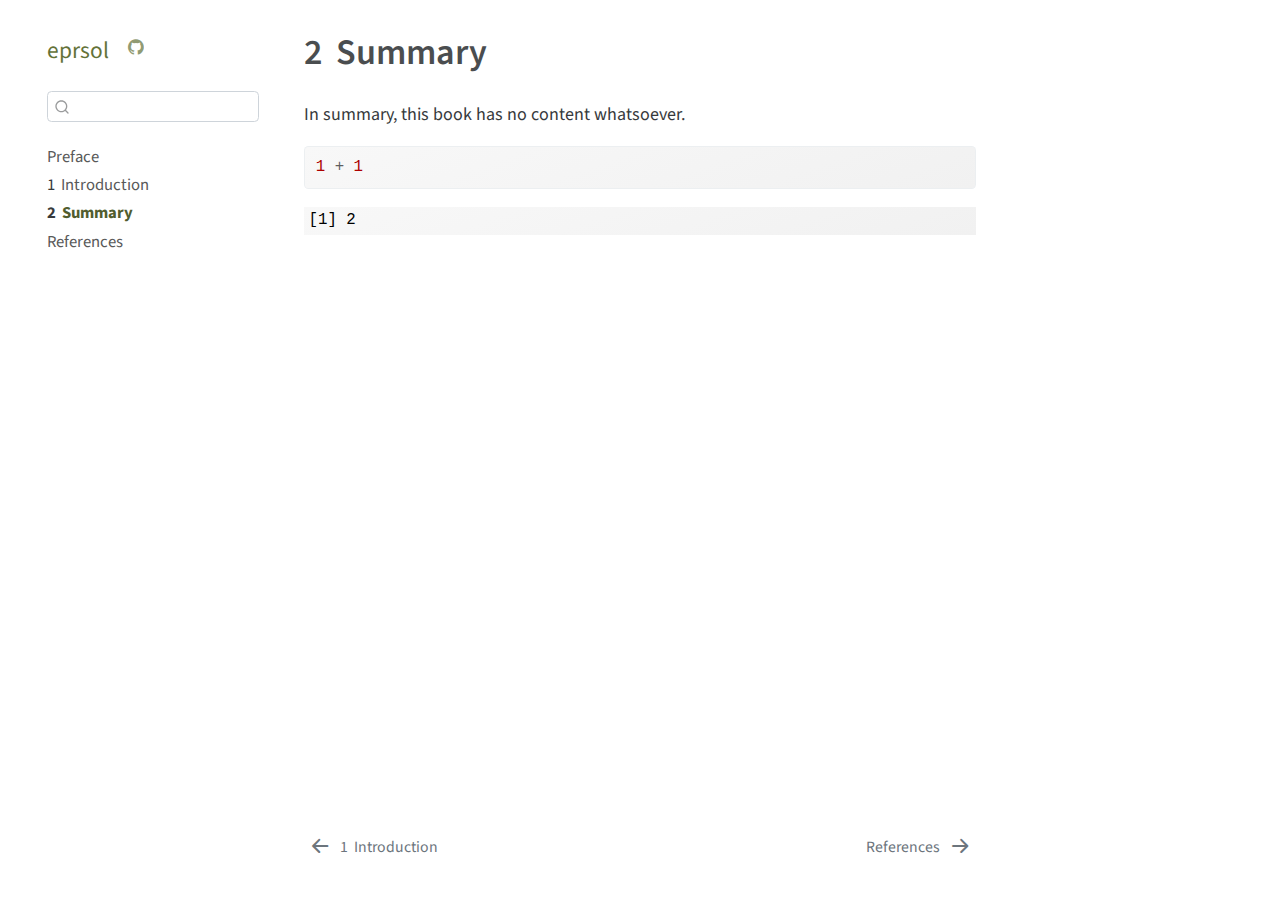
<file: docs/summary.html>
<!DOCTYPE html>
<html xmlns="http://www.w3.org/1999/xhtml" lang="pt-BR" xml:lang="pt-BR"><head>
<meta http-equiv="Content-Type" content="text/html; charset=UTF-8">
<meta charset="utf-8">
<meta name="generator" content="quarto-1.3.340">
<meta name="viewport" content="width=device-width, initial-scale=1.0, user-scalable=yes">
<title>eprsol - 2&nbsp; Summary</title>
<style>
code{white-space: pre-wrap;}
span.smallcaps{font-variant: small-caps;}
div.columns{display: flex; gap: min(4vw, 1.5em);}
div.column{flex: auto; overflow-x: auto;}
div.hanging-indent{margin-left: 1.5em; text-indent: -1.5em;}
ul.task-list{list-style: none;}
ul.task-list li input[type="checkbox"] {
  width: 0.8em;
  margin: 0 0.8em 0.2em -1em; /* quarto-specific, see https://github.com/quarto-dev/quarto-cli/issues/4556 */ 
  vertical-align: middle;
}
/* CSS for syntax highlighting */
pre > code.sourceCode { white-space: pre; position: relative; }
pre > code.sourceCode > span { display: inline-block; line-height: 1.25; }
pre > code.sourceCode > span:empty { height: 1.2em; }
.sourceCode { overflow: visible; }
code.sourceCode > span { color: inherit; text-decoration: inherit; }
div.sourceCode { margin: 1em 0; }
pre.sourceCode { margin: 0; }
@media screen {
div.sourceCode { overflow: auto; }
}
@media print {
pre > code.sourceCode { white-space: pre-wrap; }
pre > code.sourceCode > span { text-indent: -5em; padding-left: 5em; }
}
pre.numberSource code
  { counter-reset: source-line 0; }
pre.numberSource code > span
  { position: relative; left: -4em; counter-increment: source-line; }
pre.numberSource code > span > a:first-child::before
  { content: counter(source-line);
    position: relative; left: -1em; text-align: right; vertical-align: baseline;
    border: none; display: inline-block;
    -webkit-touch-callout: none; -webkit-user-select: none;
    -khtml-user-select: none; -moz-user-select: none;
    -ms-user-select: none; user-select: none;
    padding: 0 4px; width: 4em;
  }
pre.numberSource { margin-left: 3em;  padding-left: 4px; }
div.sourceCode
  {   }
@media screen {
pre > code.sourceCode > span > a:first-child::before { text-decoration: underline; }
}
</style>

<script src="site_libs/quarto-nav/quarto-nav.js"></script>
<script src="site_libs/quarto-nav/headroom.min.js"></script>
<script src="site_libs/clipboard/clipboard.min.js"></script>
<script src="site_libs/quarto-search/autocomplete.umd.js"></script>
<script src="site_libs/quarto-search/fuse.min.js"></script>
<script src="site_libs/quarto-search/quarto-search.js"></script>
<meta name="quarto:offset" content="./">
<link href="./references.html" rel="next">
<link href="./intro.html" rel="prev">
<script src="site_libs/quarto-html/quarto.js"></script>
<script src="site_libs/quarto-html/popper.min.js"></script>
<script src="site_libs/quarto-html/tippy.umd.min.js"></script>
<script src="site_libs/quarto-html/anchor.min.js"></script>
<link href="site_libs/quarto-html/tippy.css" rel="stylesheet">
<link href="site_libs/quarto-html/quarto-syntax-highlighting.css" rel="stylesheet" id="quarto-text-highlighting-styles">
<script src="site_libs/bootstrap/bootstrap.min.js"></script>
<link href="site_libs/bootstrap/bootstrap-icons.css" rel="stylesheet">
<link href="site_libs/bootstrap/bootstrap.min.css" rel="stylesheet" id="quarto-bootstrap" data-mode="light"><script id="quarto-search-options" type="application/json">{
  "location": "sidebar",
  "copy-button": false,
  "collapse-after": 3,
  "panel-placement": "start",
  "type": "textbox",
  "limit": 20,
  "language": {
    "search-no-results-text": "Nenhum resultado",
    "search-matching-documents-text": "documentos correspondentes",
    "search-copy-link-title": "Copiar link para a busca",
    "search-hide-matches-text": "Esconder correspondências adicionais",
    "search-more-match-text": "mais correspondência neste documento",
    "search-more-matches-text": "mais correspondências neste documento",
    "search-clear-button-title": "Limpar",
    "search-detached-cancel-button-title": "Cancelar",
    "search-submit-button-title": "Enviar"
  }
}</script>
</head>
<body class="nav-sidebar floating">

<div id="quarto-search-results"></div>
  <header id="quarto-header" class="headroom fixed-top"><nav class="quarto-secondary-nav"><div class="container-fluid d-flex">
      <button type="button" class="quarto-btn-toggle btn" data-bs-toggle="collapse" data-bs-target="#quarto-sidebar,#quarto-sidebar-glass" aria-controls="quarto-sidebar" aria-expanded="false" aria-label="Alternar barra lateral" onclick="if (window.quartoToggleHeadroom) { window.quartoToggleHeadroom(); }">
        <i class="bi bi-layout-text-sidebar-reverse"></i>
      </button>
      <nav class="quarto-page-breadcrumbs" aria-label="breadcrumb"><ol class="breadcrumb"><li class="breadcrumb-item"><a href="./summary.html"><span class="chapter-number">2</span>&nbsp; <span class="chapter-title">Summary</span></a></li></ol></nav>
      <a class="flex-grow-1" role="button" data-bs-toggle="collapse" data-bs-target="#quarto-sidebar,#quarto-sidebar-glass" aria-controls="quarto-sidebar" aria-expanded="false" aria-label="Alternar barra lateral" onclick="if (window.quartoToggleHeadroom) { window.quartoToggleHeadroom(); }">      
      </a>
      <button type="button" class="btn quarto-search-button" aria-label="Procurar" onclick="window.quartoOpenSearch();">
        <i class="bi bi-search"></i>
      </button>
    </div>
  </nav></header><!-- content --><div id="quarto-content" class="quarto-container page-columns page-rows-contents page-layout-article">
<!-- sidebar -->
  <nav id="quarto-sidebar" class="sidebar collapse collapse-horizontal sidebar-navigation floating overflow-auto"><div class="pt-lg-2 mt-2 text-left sidebar-header">
    <div class="sidebar-title mb-0 py-0">
      <a href="./">eprsol</a> 
        <div class="sidebar-tools-main">
    <a href="https://github.com/darrennorris/eprsol/blob/master/docs/eprsol.pdf" title="arquivo pdf" class="quarto-navigation-tool px-1" aria-label="arquivo pdf"><i class="bi bi-pdf"></i></a>
    <a href="https://github.com/darrennorris/eprsol" title="codigo fonte" class="quarto-navigation-tool px-1" aria-label="codigo fonte"><i class="bi bi-github"></i></a>
</div>
    </div>
      </div>
        <div class="mt-2 flex-shrink-0 align-items-center">
        <div class="sidebar-search">
        <div id="quarto-search" class="" title="Procurar"></div>
        </div>
        </div>
    <div class="sidebar-menu-container"> 
    <ul class="list-unstyled mt-1">
<li class="sidebar-item">
  <div class="sidebar-item-container"> 
  <a href="./index.html" class="sidebar-item-text sidebar-link">
 <span class="menu-text">Preface</span></a>
  </div>
</li>
        <li class="sidebar-item">
  <div class="sidebar-item-container"> 
  <a href="./intro.html" class="sidebar-item-text sidebar-link">
 <span class="menu-text"><span class="chapter-number">1</span>&nbsp; <span class="chapter-title">Introduction</span></span></a>
  </div>
</li>
        <li class="sidebar-item">
  <div class="sidebar-item-container"> 
  <a href="./summary.html" class="sidebar-item-text sidebar-link active">
 <span class="menu-text"><span class="chapter-number">2</span>&nbsp; <span class="chapter-title">Summary</span></span></a>
  </div>
</li>
        <li class="sidebar-item">
  <div class="sidebar-item-container"> 
  <a href="./references.html" class="sidebar-item-text sidebar-link">
 <span class="menu-text">References</span></a>
  </div>
</li>
    </ul>
</div>
</nav><div id="quarto-sidebar-glass" data-bs-toggle="collapse" data-bs-target="#quarto-sidebar,#quarto-sidebar-glass"></div>
<!-- margin-sidebar -->
    <div id="quarto-margin-sidebar" class="sidebar margin-sidebar">
        
    </div>
<!-- main -->
<main class="content" id="quarto-document-content"><header id="title-block-header" class="quarto-title-block default"><div class="quarto-title">
<h1 class="title">
<span class="chapter-number">2</span>&nbsp; <span class="chapter-title">Summary</span>
</h1>
</div>



<div class="quarto-title-meta">

    
  
    
  </div>
  

</header><p>In summary, this book has no content whatsoever.</p>
<div class="cell">
<div class="sourceCode" id="cb1"><pre class="downlit sourceCode r code-with-copy"><code class="sourceCode R"><span><span class="fl">1</span> <span class="op">+</span> <span class="fl">1</span></span></code><button title="Copiar para a área de transferência" class="code-copy-button"><i class="bi"></i></button></pre></div>
<div class="cell-output cell-output-stdout">
<pre><code>[1] 2</code></pre>
</div>
</div>



</main><!-- /main --><script id="quarto-html-after-body" type="application/javascript">
window.document.addEventListener("DOMContentLoaded", function (event) {
  const toggleBodyColorMode = (bsSheetEl) => {
    const mode = bsSheetEl.getAttribute("data-mode");
    const bodyEl = window.document.querySelector("body");
    if (mode === "dark") {
      bodyEl.classList.add("quarto-dark");
      bodyEl.classList.remove("quarto-light");
    } else {
      bodyEl.classList.add("quarto-light");
      bodyEl.classList.remove("quarto-dark");
    }
  }
  const toggleBodyColorPrimary = () => {
    const bsSheetEl = window.document.querySelector("link#quarto-bootstrap");
    if (bsSheetEl) {
      toggleBodyColorMode(bsSheetEl);
    }
  }
  toggleBodyColorPrimary();  
  const icon = "";
  const anchorJS = new window.AnchorJS();
  anchorJS.options = {
    placement: 'right',
    icon: icon
  };
  anchorJS.add('.anchored');
  const isCodeAnnotation = (el) => {
    for (const clz of el.classList) {
      if (clz.startsWith('code-annotation-')) {                     
        return true;
      }
    }
    return false;
  }
  const clipboard = new window.ClipboardJS('.code-copy-button', {
    text: function(trigger) {
      const codeEl = trigger.previousElementSibling.cloneNode(true);
      for (const childEl of codeEl.children) {
        if (isCodeAnnotation(childEl)) {
          childEl.remove();
        }
      }
      return codeEl.innerText;
    }
  });
  clipboard.on('success', function(e) {
    // button target
    const button = e.trigger;
    // don't keep focus
    button.blur();
    // flash "checked"
    button.classList.add('code-copy-button-checked');
    var currentTitle = button.getAttribute("title");
    button.setAttribute("title", "Copiada");
    let tooltip;
    if (window.bootstrap) {
      button.setAttribute("data-bs-toggle", "tooltip");
      button.setAttribute("data-bs-placement", "left");
      button.setAttribute("data-bs-title", "Copiada");
      tooltip = new bootstrap.Tooltip(button, 
        { trigger: "manual", 
          customClass: "code-copy-button-tooltip",
          offset: [0, -8]});
      tooltip.show();    
    }
    setTimeout(function() {
      if (tooltip) {
        tooltip.hide();
        button.removeAttribute("data-bs-title");
        button.removeAttribute("data-bs-toggle");
        button.removeAttribute("data-bs-placement");
      }
      button.setAttribute("title", currentTitle);
      button.classList.remove('code-copy-button-checked');
    }, 1000);
    // clear code selection
    e.clearSelection();
  });
  function tippyHover(el, contentFn) {
    const config = {
      allowHTML: true,
      content: contentFn,
      maxWidth: 500,
      delay: 100,
      arrow: false,
      appendTo: function(el) {
          return el.parentElement;
      },
      interactive: true,
      interactiveBorder: 10,
      theme: 'quarto',
      placement: 'bottom-start'
    };
    window.tippy(el, config); 
  }
  const noterefs = window.document.querySelectorAll('a[role="doc-noteref"]');
  for (var i=0; i<noterefs.length; i++) {
    const ref = noterefs[i];
    tippyHover(ref, function() {
      // use id or data attribute instead here
      let href = ref.getAttribute('data-footnote-href') || ref.getAttribute('href');
      try { href = new URL(href).hash; } catch {}
      const id = href.replace(/^#\/?/, "");
      const note = window.document.getElementById(id);
      return note.innerHTML;
    });
  }
      let selectedAnnoteEl;
      const selectorForAnnotation = ( cell, annotation) => {
        let cellAttr = 'data-code-cell="' + cell + '"';
        let lineAttr = 'data-code-annotation="' +  annotation + '"';
        const selector = 'span[' + cellAttr + '][' + lineAttr + ']';
        return selector;
      }
      const selectCodeLines = (annoteEl) => {
        const doc = window.document;
        const targetCell = annoteEl.getAttribute("data-target-cell");
        const targetAnnotation = annoteEl.getAttribute("data-target-annotation");
        const annoteSpan = window.document.querySelector(selectorForAnnotation(targetCell, targetAnnotation));
        const lines = annoteSpan.getAttribute("data-code-lines").split(",");
        const lineIds = lines.map((line) => {
          return targetCell + "-" + line;
        })
        let top = null;
        let height = null;
        let parent = null;
        if (lineIds.length > 0) {
            //compute the position of the single el (top and bottom and make a div)
            const el = window.document.getElementById(lineIds[0]);
            top = el.offsetTop;
            height = el.offsetHeight;
            parent = el.parentElement.parentElement;
          if (lineIds.length > 1) {
            const lastEl = window.document.getElementById(lineIds[lineIds.length - 1]);
            const bottom = lastEl.offsetTop + lastEl.offsetHeight;
            height = bottom - top;
          }
          if (top !== null && height !== null && parent !== null) {
            // cook up a div (if necessary) and position it 
            let div = window.document.getElementById("code-annotation-line-highlight");
            if (div === null) {
              div = window.document.createElement("div");
              div.setAttribute("id", "code-annotation-line-highlight");
              div.style.position = 'absolute';
              parent.appendChild(div);
            }
            div.style.top = top - 2 + "px";
            div.style.height = height + 4 + "px";
            let gutterDiv = window.document.getElementById("code-annotation-line-highlight-gutter");
            if (gutterDiv === null) {
              gutterDiv = window.document.createElement("div");
              gutterDiv.setAttribute("id", "code-annotation-line-highlight-gutter");
              gutterDiv.style.position = 'absolute';
              const codeCell = window.document.getElementById(targetCell);
              const gutter = codeCell.querySelector('.code-annotation-gutter');
              gutter.appendChild(gutterDiv);
            }
            gutterDiv.style.top = top - 2 + "px";
            gutterDiv.style.height = height + 4 + "px";
          }
          selectedAnnoteEl = annoteEl;
        }
      };
      const unselectCodeLines = () => {
        const elementsIds = ["code-annotation-line-highlight", "code-annotation-line-highlight-gutter"];
        elementsIds.forEach((elId) => {
          const div = window.document.getElementById(elId);
          if (div) {
            div.remove();
          }
        });
        selectedAnnoteEl = undefined;
      };
      // Attach click handler to the DT
      const annoteDls = window.document.querySelectorAll('dt[data-target-cell]');
      for (const annoteDlNode of annoteDls) {
        annoteDlNode.addEventListener('click', (event) => {
          const clickedEl = event.target;
          if (clickedEl !== selectedAnnoteEl) {
            unselectCodeLines();
            const activeEl = window.document.querySelector('dt[data-target-cell].code-annotation-active');
            if (activeEl) {
              activeEl.classList.remove('code-annotation-active');
            }
            selectCodeLines(clickedEl);
            clickedEl.classList.add('code-annotation-active');
          } else {
            // Unselect the line
            unselectCodeLines();
            clickedEl.classList.remove('code-annotation-active');
          }
        });
      }
  const findCites = (el) => {
    const parentEl = el.parentElement;
    if (parentEl) {
      const cites = parentEl.dataset.cites;
      if (cites) {
        return {
          el,
          cites: cites.split(' ')
        };
      } else {
        return findCites(el.parentElement)
      }
    } else {
      return undefined;
    }
  };
  var bibliorefs = window.document.querySelectorAll('a[role="doc-biblioref"]');
  for (var i=0; i<bibliorefs.length; i++) {
    const ref = bibliorefs[i];
    const citeInfo = findCites(ref);
    if (citeInfo) {
      tippyHover(citeInfo.el, function() {
        var popup = window.document.createElement('div');
        citeInfo.cites.forEach(function(cite) {
          var citeDiv = window.document.createElement('div');
          citeDiv.classList.add('hanging-indent');
          citeDiv.classList.add('csl-entry');
          var biblioDiv = window.document.getElementById('ref-' + cite);
          if (biblioDiv) {
            citeDiv.innerHTML = biblioDiv.innerHTML;
          }
          popup.appendChild(citeDiv);
        });
        return popup.innerHTML;
      });
    }
  }
});
</script><nav class="page-navigation"><div class="nav-page nav-page-previous">
      <a href="./intro.html" class="pagination-link">
        <i class="bi bi-arrow-left-short"></i> <span class="nav-page-text"><span class="chapter-number">1</span>&nbsp; <span class="chapter-title">Introduction</span></span>
      </a>          
  </div>
  <div class="nav-page nav-page-next">
      <a href="./references.html" class="pagination-link">
        <span class="nav-page-text">References</span> <i class="bi bi-arrow-right-short"></i>
      </a>
  </div>
</nav>
</div> <!-- /content -->



</body></html>
</file>
<file: docs/site_libs/quarto-html/tippy.css>
.tippy-box[data-animation=fade][data-state=hidden]{opacity:0}[data-tippy-root]{max-width:calc(100vw - 10px)}.tippy-box{position:relative;background-color:#333;color:#fff;border-radius:4px;font-size:14px;line-height:1.4;white-space:normal;outline:0;transition-property:transform,visibility,opacity}.tippy-box[data-placement^=top]>.tippy-arrow{bottom:0}.tippy-box[data-placement^=top]>.tippy-arrow:before{bottom:-7px;left:0;border-width:8px 8px 0;border-top-color:initial;transform-origin:center top}.tippy-box[data-placement^=bottom]>.tippy-arrow{top:0}.tippy-box[data-placement^=bottom]>.tippy-arrow:before{top:-7px;left:0;border-width:0 8px 8px;border-bottom-color:initial;transform-origin:center bottom}.tippy-box[data-placement^=left]>.tippy-arrow{right:0}.tippy-box[data-placement^=left]>.tippy-arrow:before{border-width:8px 0 8px 8px;border-left-color:initial;right:-7px;transform-origin:center left}.tippy-box[data-placement^=right]>.tippy-arrow{left:0}.tippy-box[data-placement^=right]>.tippy-arrow:before{left:-7px;border-width:8px 8px 8px 0;border-right-color:initial;transform-origin:center right}.tippy-box[data-inertia][data-state=visible]{transition-timing-function:cubic-bezier(.54,1.5,.38,1.11)}.tippy-arrow{width:16px;height:16px;color:#333}.tippy-arrow:before{content:"";position:absolute;border-color:transparent;border-style:solid}.tippy-content{position:relative;padding:5px 9px;z-index:1}
</file>
<file: docs/site_libs/quarto-html/quarto-syntax-highlighting.css>
/* quarto syntax highlight colors */
:root {
  --quarto-hl-ot-color: #003B4F;
  --quarto-hl-at-color: #657422;
  --quarto-hl-ss-color: #20794D;
  --quarto-hl-an-color: #5E5E5E;
  --quarto-hl-fu-color: #4758AB;
  --quarto-hl-st-color: #20794D;
  --quarto-hl-cf-color: #003B4F;
  --quarto-hl-op-color: #5E5E5E;
  --quarto-hl-er-color: #AD0000;
  --quarto-hl-bn-color: #AD0000;
  --quarto-hl-al-color: #AD0000;
  --quarto-hl-va-color: #111111;
  --quarto-hl-bu-color: inherit;
  --quarto-hl-ex-color: inherit;
  --quarto-hl-pp-color: #AD0000;
  --quarto-hl-in-color: #5E5E5E;
  --quarto-hl-vs-color: #20794D;
  --quarto-hl-wa-color: #5E5E5E;
  --quarto-hl-do-color: #5E5E5E;
  --quarto-hl-im-color: #00769E;
  --quarto-hl-ch-color: #20794D;
  --quarto-hl-dt-color: #AD0000;
  --quarto-hl-fl-color: #AD0000;
  --quarto-hl-co-color: #5E5E5E;
  --quarto-hl-cv-color: #5E5E5E;
  --quarto-hl-cn-color: #8f5902;
  --quarto-hl-sc-color: #5E5E5E;
  --quarto-hl-dv-color: #AD0000;
  --quarto-hl-kw-color: #003B4F;
}

/* other quarto variables */
:root {
  --quarto-font-monospace: SFMono-Regular, Menlo, Monaco, Consolas, "Liberation Mono", "Courier New", monospace;
}

pre > code.sourceCode > span {
  color: #003B4F;
}

code span {
  color: #003B4F;
}

code.sourceCode > span {
  color: #003B4F;
}

div.sourceCode,
div.sourceCode pre.sourceCode {
  color: #003B4F;
}

code span.ot {
  color: #003B4F;
  font-style: inherit;
}

code span.at {
  color: #657422;
  font-style: inherit;
}

code span.ss {
  color: #20794D;
  font-style: inherit;
}

code span.an {
  color: #5E5E5E;
  font-style: inherit;
}

code span.fu {
  color: #4758AB;
  font-style: inherit;
}

code span.st {
  color: #20794D;
  font-style: inherit;
}

code span.cf {
  color: #003B4F;
  font-style: inherit;
}

code span.op {
  color: #5E5E5E;
  font-style: inherit;
}

code span.er {
  color: #AD0000;
  font-style: inherit;
}

code span.bn {
  color: #AD0000;
  font-style: inherit;
}

code span.al {
  color: #AD0000;
  font-style: inherit;
}

code span.va {
  color: #111111;
  font-style: inherit;
}

code span.bu {
  font-style: inherit;
}

code span.ex {
  font-style: inherit;
}

code span.pp {
  color: #AD0000;
  font-style: inherit;
}

code span.in {
  color: #5E5E5E;
  font-style: inherit;
}

code span.vs {
  color: #20794D;
  font-style: inherit;
}

code span.wa {
  color: #5E5E5E;
  font-style: italic;
}

code span.do {
  color: #5E5E5E;
  font-style: italic;
}

code span.im {
  color: #00769E;
  font-style: inherit;
}

code span.ch {
  color: #20794D;
  font-style: inherit;
}

code span.dt {
  color: #AD0000;
  font-style: inherit;
}

code span.fl {
  color: #AD0000;
  font-style: inherit;
}

code span.co {
  color: #5E5E5E;
  font-style: inherit;
}

code span.cv {
  color: #5E5E5E;
  font-style: italic;
}

code span.cn {
  color: #8f5902;
  font-style: inherit;
}

code span.sc {
  color: #5E5E5E;
  font-style: inherit;
}

code span.dv {
  color: #AD0000;
  font-style: inherit;
}

code span.kw {
  color: #003B4F;
  font-style: inherit;
}

.prevent-inlining {
  content: "</";
}

/*# sourceMappingURL=debc5d5d77c3f9108843748ff7464032.css.map */
</file>
